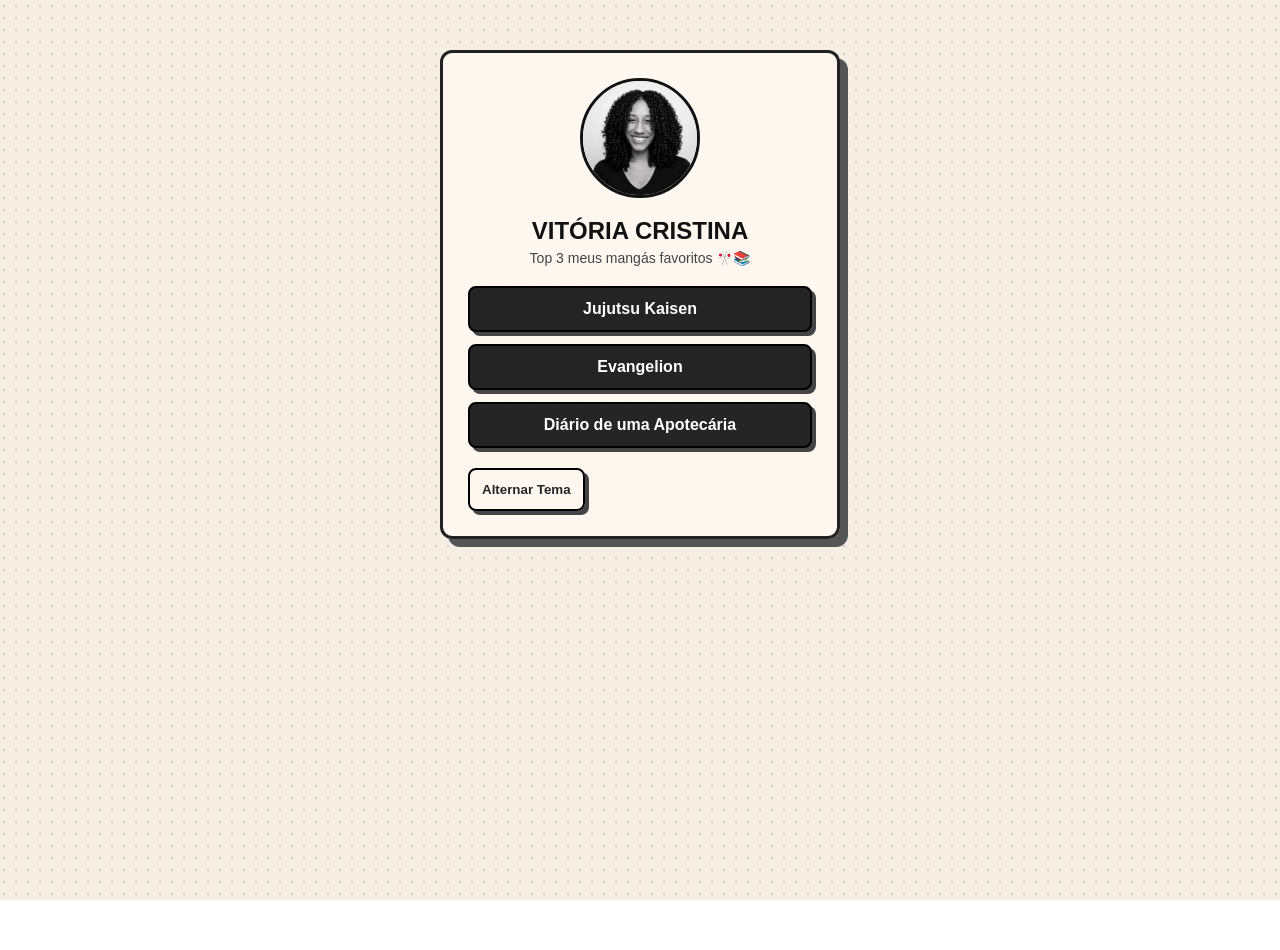
<file: meuprojeto/index.html>
<!DOCTYPE html>
<html lang="pt-BR">
<head>
  <meta charset="UTF-8">
  <title>Meu Linktree</title>
  <link rel="stylesheet" href="styles.css">
</head>
<body>

  <div class="container text-center">

    <img src="./profile.png" alt="Foto" class="avatar">

    <h1 class="title">Vitória Cristina</h1>
    <p class="subtitle">Top 3 meus mangás favoritos 🎌📚</p>

    <div class="links">

      <a 
        href="https://lista.mercadolivre.com.br/colecao-jujutsu-kaisen-manga" 
        class="btn btn-primary" 
        target="_blank"
      >
        Jujutsu Kaisen
      </a>

      <a 
        href="https://lista.mercadolivre.com.br/colecao-evangelion-manga" 
        class="btn btn-secondary" 
        target="_blank"
      >
        Evangelion
      </a>

      <a 
        href="https://lista.mercadolivre.com.br/diarios-de-uma-apotecaria-manga" 
        class="btn btn-dark" 
        target="_blank"
      >
        Diário de uma Apotecária
      </a>

    </div>

    <button class="btn btn-outline" onclick="toggleTheme()">
      Alternar Tema
    </button>

  </div>

  <script src="script.js"></script>
</body>
</html>
</file>
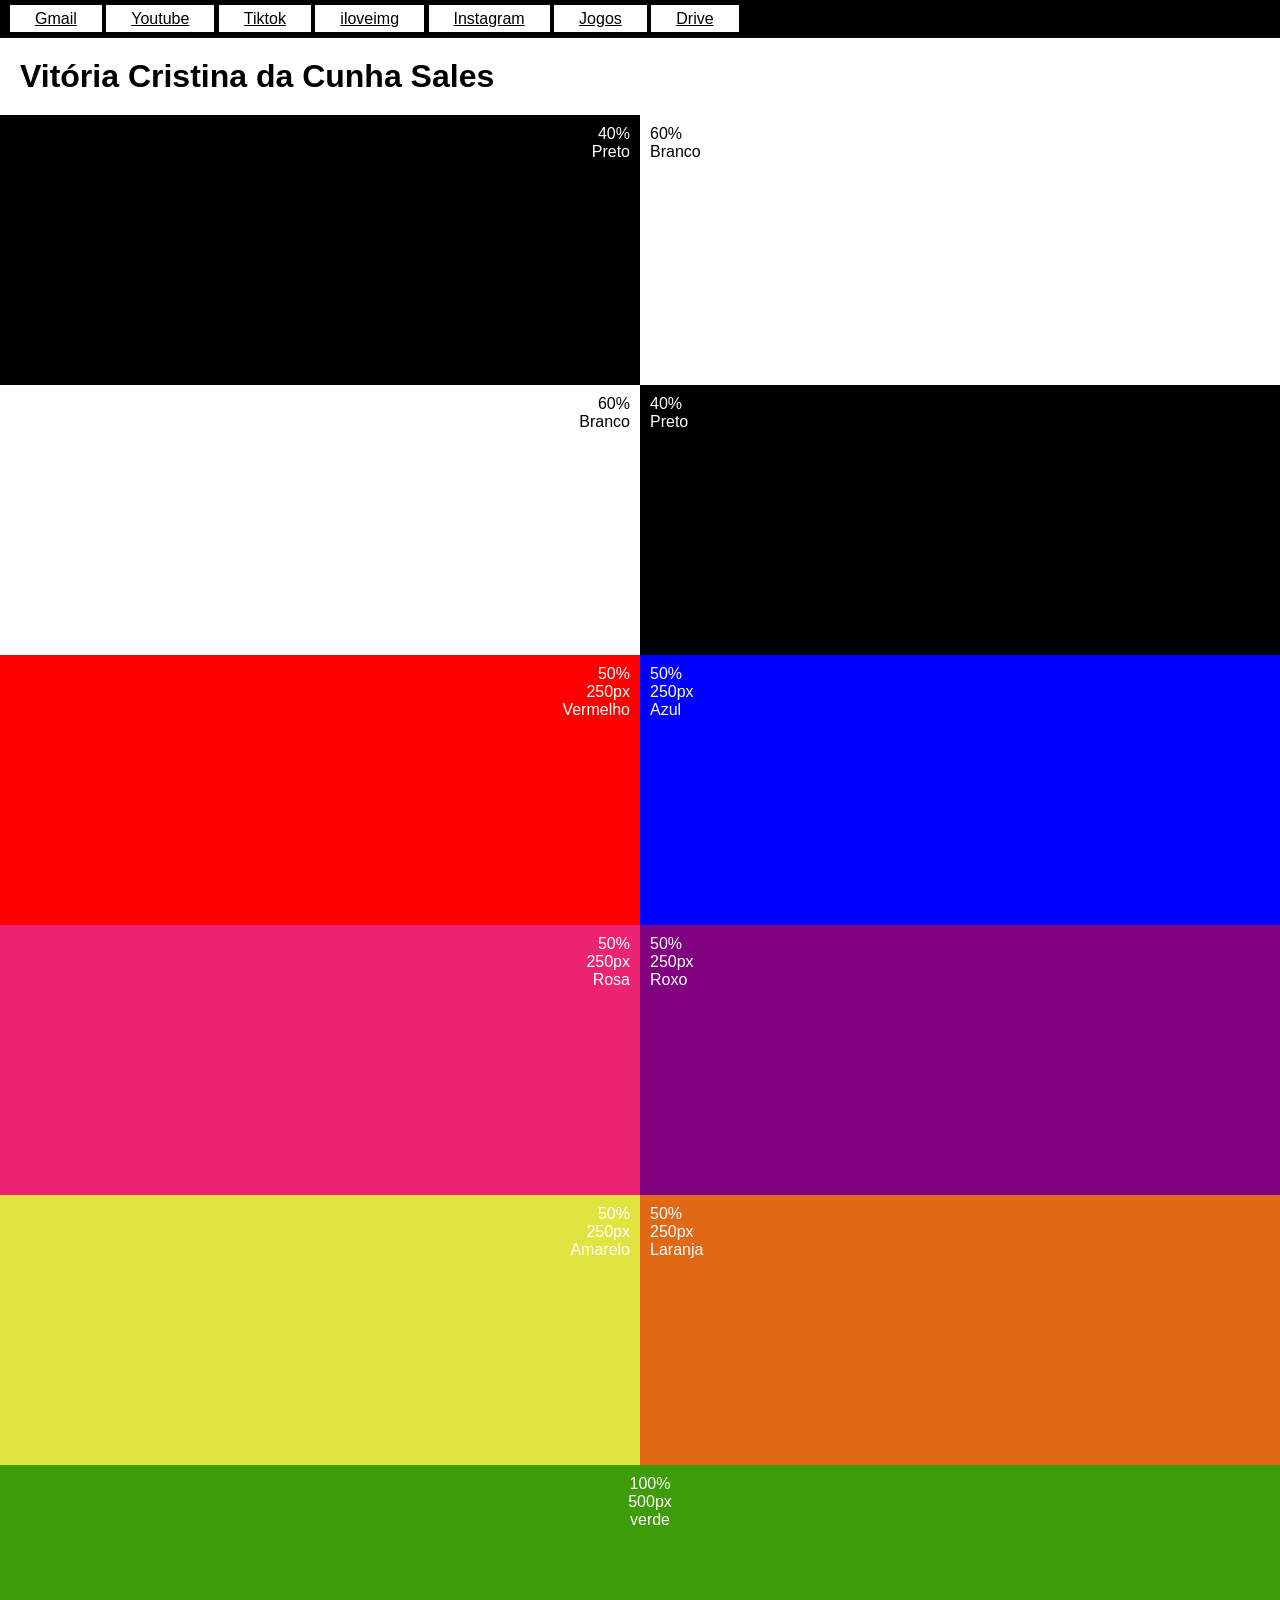
<file: modelo/index.html>
<!DOCTYPE html>
<html lang="en">
<head>
    <meta charset="UTF-8">
    <meta name="viewport" content="width=teste, initial-scale=1.0">
    <title>Document</title>

    <link rel="stylesheet"
    href="estilos.css">
</head>
<body>
     <div class="barra-navegacao">
      <a href="https://workspace.google.com/" class="link">Gmail</a>
      <a href="https://www.youtube.com/" class="link">Youtube</a>
      <a href="https://www.tiktok.com/pt-BR/" class="link">Tiktok</a>
      <a href="https://www.iloveimg.com/pt" class="link">iloveimg</a>
      <a href="https://www.instagram.com/" class="link">Instagram</a>
      <a href="https://poki.com/br/online" class="link">Jogos</a>
      <a href="https://drive.google.com/drive/my-drive?hl=pt-br" class="link">Drive</a>
    </div>
    <h1>Vitória Cristina da Cunha Sales</h1>

    <div class="wrapper">
    <div class="meia-caixa texto-direita" style="background-color:black;">
        40%<br>
        Preto
    </div>
    <div class="meia-caixa" style="background-color: white; color:black">
        60%<br>
        Branco
    </div>
 </div>

  <div class="wrapper">
    <div class="meia-caixa texto-direita" style="background-color:white; color:black">
        60%<br>
        Branco
    </div>
    <div class="meia-caixa" style="background-color:black;">
        40%<br>
        Preto
    </div>
 </div>

<div class="wrapper">
    <div class="meia-caixa texto-direita" style="background-color:red;">
        50%<br>
        250px<br>
        Vermelho
    </div>
    <div class="meia-caixa" style="background-color: blue;">
        50%<br>
        250px<br>
        Azul
    </div>
 </div>

<div class="wrapper">
    <div class="meia-caixa texto-direita" style="background-color: rgb(236, 35, 112);">
        50%<br>
        250px<br>
        Rosa
    </div>

 <div class="meia-caixa" style="background-color: purple;">
        50%<br>
        250px<br>
        Roxo
    </div>
</div>

<div class="wrapper">
    <div class="meia-caixa texto-direita" style="background-color: rgb(225, 228, 64);">
        50%<br>
        250px<br>
        Amarelo
    </div>
    <div class="meia-caixa" style="background-color: rgb(224, 104, 23);">
        50%<br>
        250px<br>

        Laranja
    </div>
    </div>
    <div class="caixa-completa
    texto-esquerdo">
        100%<br>
        500px<br>
        verde
    </div>
</body>
</html>
</file>
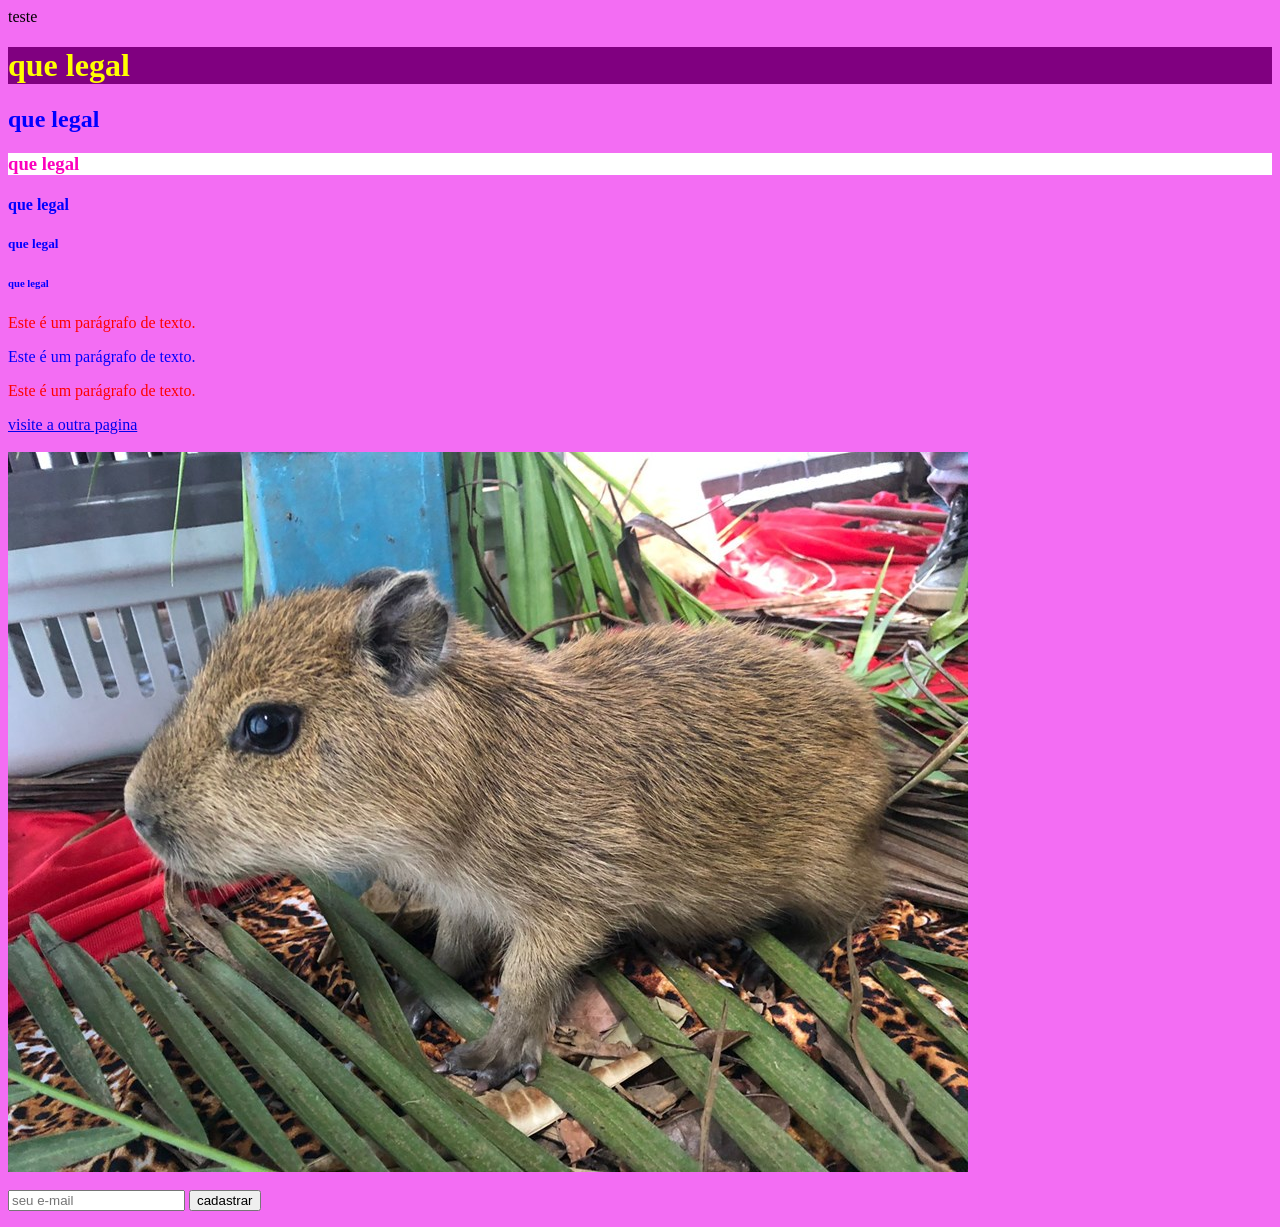
<file: youtube/index.html>
teste
<!DOCTYPE html>
<html lang="en">

<head>
    <meta charset="UTF-8">
    <meta name="viewport" content="width=device-width, initial-scale=1.0">
    <title>Document</title>
    <link rel="stylesheet" href="css/style.css">
    <style>
        body{
            background:#f36df3
        }

        h2 {
            color:blueviolet;
        }

        p{
            color:red
        }

        .azul{
            color:blue;
        }
    </style>
</head>

<body>
    <!--TITULOS DE H1 ATÉ H6-->
  <h1>que legal</h1>
  <h2 class="azul">que legal</h2>
  <h3>que legal</h3>
  <h4  class="azul">que legal</h4>
  <h5 class="azul">que legal</h5>
  <h6 class="azul">que legal</h6>
  
  <!-- PARAGRAFOS-->
   <P>Este é um parágrafo de texto. </P>
    <P  class="azul">Este é um parágrafo de texto. </P>
     <P>Este é um parágrafo de texto. </P>

     <!-- LINKS-->
      <a href="pagina2.html">visite a outra pagina</a>

      <br><br>

      <!-- imagens-->
    <img src="Capivarinha.jpeg" 
        alt="imagem de exeplo">

       <br><br>

       <!-- formularios -->
        <form>
            <input type="email" placeholder="seu e-mail">
            <button>cadastrar</button>
        </form>
        
</body>

</html>
</file>
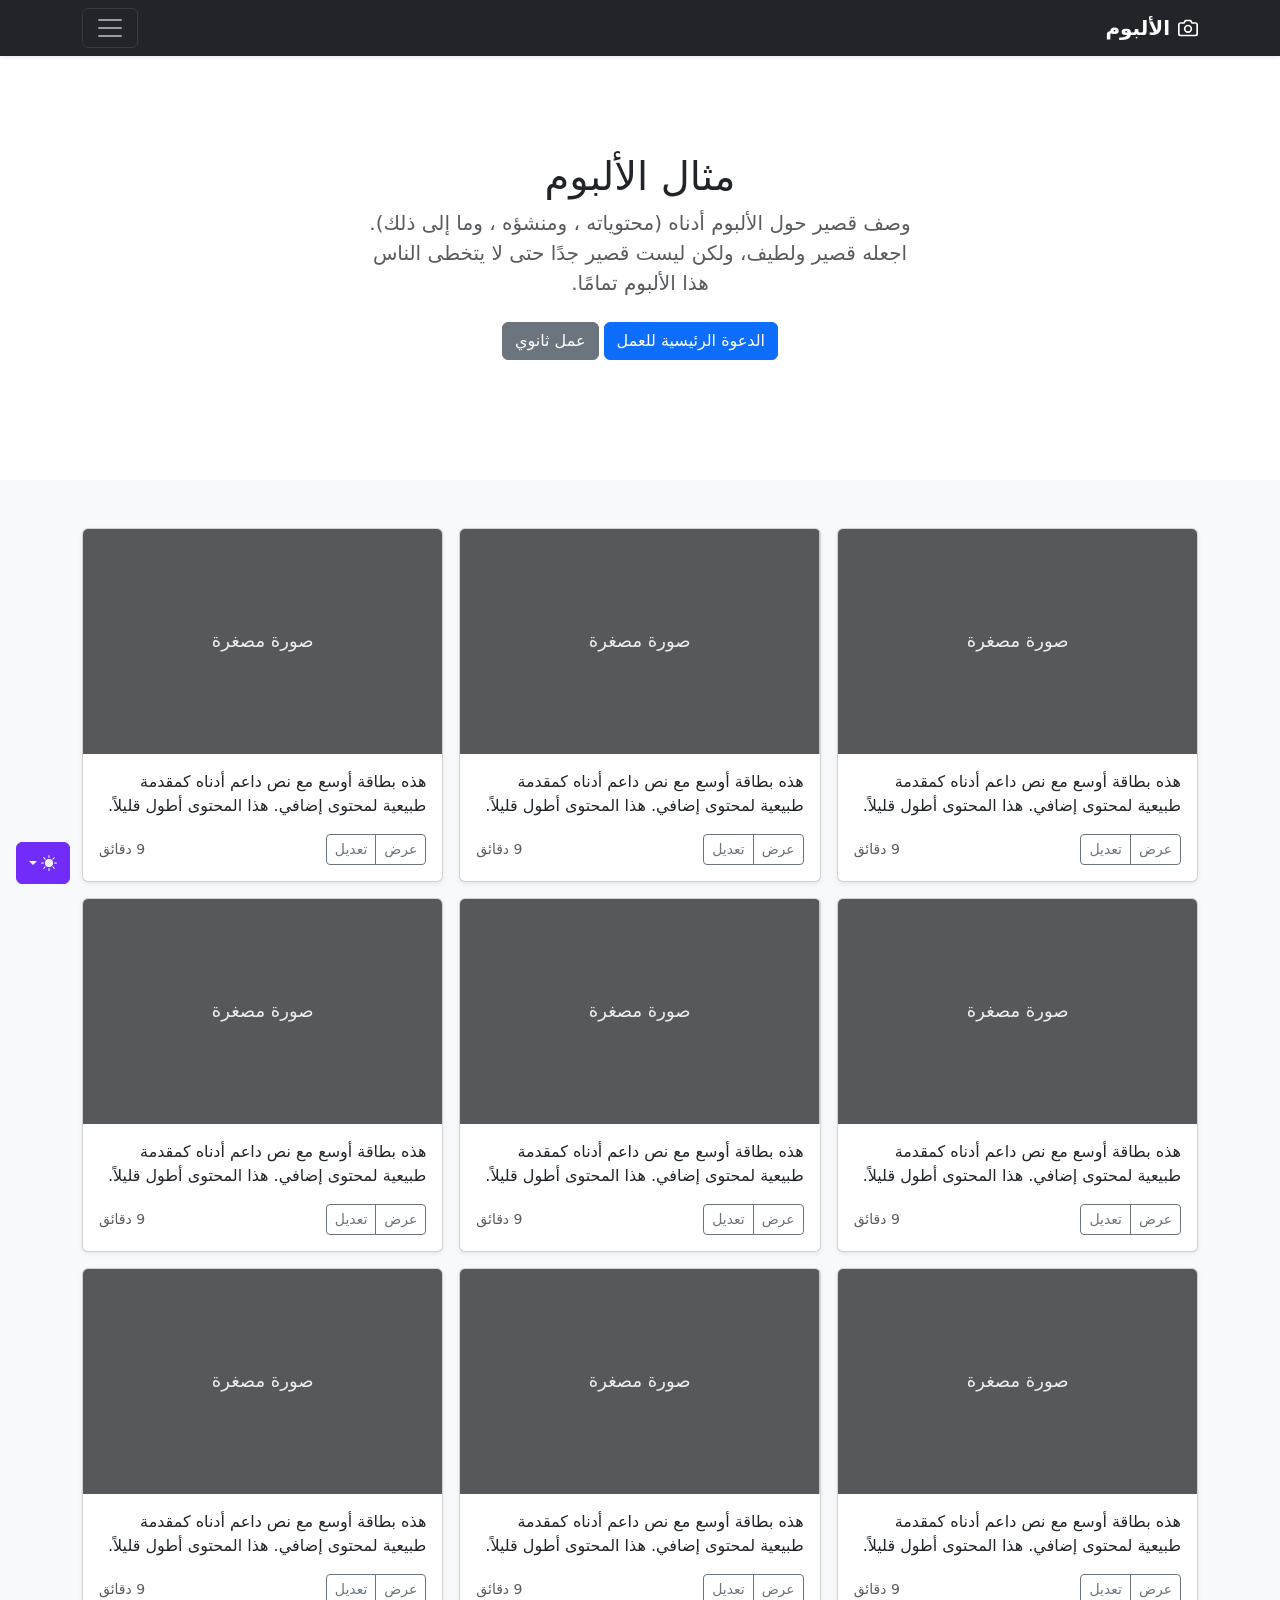
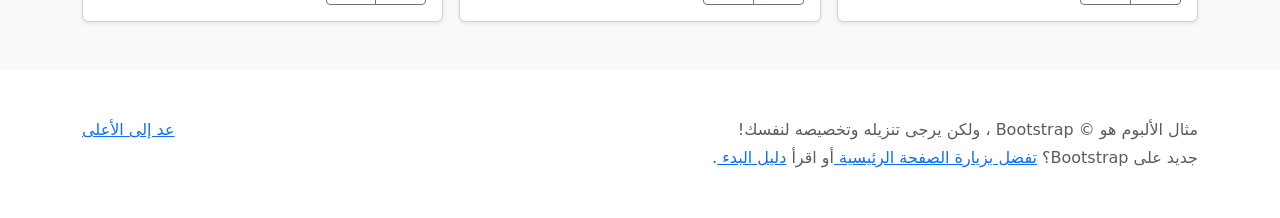
<file: bootstrap/album-rtl/index.html>
<!doctype html>
<html lang="ar" dir="rtl" data-bs-theme="auto">
  <head>
    <meta charset="utf-8" />
    <meta name="viewport" content="width=device-width, initial-scale=1" />
    <meta name="description" content="" />
    <meta
      name="author"
      content="Mark Otto, Jacob Thornton, and Bootstrap contributors"
    />
    <meta name="generator" content="Astro v5.13.2" />
    <title>مثال الألبوم · Bootstrap v5.3</title>
    <link
      rel="canonical"
      href="https://getbootstrap.com/docs/5.3/examples/album-rtl/"
    />
    <script src="../assets/js/color-modes.js"></script>
    <link href="../assets/dist/css/bootstrap.rtl.min.css" rel="stylesheet" />
    <meta name="theme-color" content="#712cf9" />
    <style>
      .bd-placeholder-img {
        font-size: 1.125rem;
        text-anchor: middle;
        -webkit-user-select: none;
        -moz-user-select: none;
        user-select: none;
      }
      @media (min-width: 768px) {
        .bd-placeholder-img-lg {
          font-size: 3.5rem;
        }
      }
      .b-example-divider {
        width: 100%;
        height: 3rem;
        background-color: #0000001a;
        border: solid rgba(0, 0, 0, 0.15);
        border-width: 1px 0;
        box-shadow:
          inset 0 0.5em 1.5em #0000001a,
          inset 0 0.125em 0.5em #00000026;
      }
      .b-example-vr {
        flex-shrink: 0;
        width: 1.5rem;
        height: 100vh;
      }
      .bi {
        vertical-align: -0.125em;
        fill: currentColor;
      }
      .nav-scroller {
        position: relative;
        z-index: 2;
        height: 2.75rem;
        overflow-y: hidden;
      }
      .nav-scroller .nav {
        display: flex;
        flex-wrap: nowrap;
        padding-bottom: 1rem;
        margin-top: -1px;
        overflow-x: auto;
        text-align: center;
        white-space: nowrap;
        -webkit-overflow-scrolling: touch;
      }
      .btn-bd-primary {
        --bd-violet-bg: #712cf9;
        --bd-violet-rgb: 112.520718, 44.062154, 249.437846;
        --bs-btn-font-weight: 600;
        --bs-btn-color: var(--bs-white);
        --bs-btn-bg: var(--bd-violet-bg);
        --bs-btn-border-color: var(--bd-violet-bg);
        --bs-btn-hover-color: var(--bs-white);
        --bs-btn-hover-bg: #6528e0;
        --bs-btn-hover-border-color: #6528e0;
        --bs-btn-focus-shadow-rgb: var(--bd-violet-rgb);
        --bs-btn-active-color: var(--bs-btn-hover-color);
        --bs-btn-active-bg: #5a23c8;
        --bs-btn-active-border-color: #5a23c8;
      }
      .bd-mode-toggle {
        z-index: 1500;
      }
      .bd-mode-toggle .bi {
        width: 1em;
        height: 1em;
      }
      .bd-mode-toggle .dropdown-menu .active .bi {
        display: block !important;
      }
    </style>
  </head>
  <body>
    <svg xmlns="http://www.w3.org/2000/svg" class="d-none">
      <symbol id="check2" viewBox="0 0 16 16">
        <path
          d="M13.854 3.646a.5.5 0 0 1 0 .708l-7 7a.5.5 0 0 1-.708 0l-3.5-3.5a.5.5 0 1 1 .708-.708L6.5 10.293l6.646-6.647a.5.5 0 0 1 .708 0z"
        ></path>
      </symbol>
      <symbol id="circle-half" viewBox="0 0 16 16">
        <path
          d="M8 15A7 7 0 1 0 8 1v14zm0 1A8 8 0 1 1 8 0a8 8 0 0 1 0 16z"
        ></path>
      </symbol>
      <symbol id="moon-stars-fill" viewBox="0 0 16 16">
        <path
          d="M6 .278a.768.768 0 0 1 .08.858 7.208 7.208 0 0 0-.878 3.46c0 4.021 3.278 7.277 7.318 7.277.527 0 1.04-.055 1.533-.16a.787.787 0 0 1 .81.316.733.733 0 0 1-.031.893A8.349 8.349 0 0 1 8.344 16C3.734 16 0 12.286 0 7.71 0 4.266 2.114 1.312 5.124.06A.752.752 0 0 1 6 .278z"
        ></path>
        <path
          d="M10.794 3.148a.217.217 0 0 1 .412 0l.387 1.162c.173.518.579.924 1.097 1.097l1.162.387a.217.217 0 0 1 0 .412l-1.162.387a1.734 1.734 0 0 0-1.097 1.097l-.387 1.162a.217.217 0 0 1-.412 0l-.387-1.162A1.734 1.734 0 0 0 9.31 6.593l-1.162-.387a.217.217 0 0 1 0-.412l1.162-.387a1.734 1.734 0 0 0 1.097-1.097l.387-1.162zM13.863.099a.145.145 0 0 1 .274 0l.258.774c.115.346.386.617.732.732l.774.258a.145.145 0 0 1 0 .274l-.774.258a1.156 1.156 0 0 0-.732.732l-.258.774a.145.145 0 0 1-.274 0l-.258-.774a1.156 1.156 0 0 0-.732-.732l-.774-.258a.145.145 0 0 1 0-.274l.774-.258c.346-.115.617-.386.732-.732L13.863.1z"
        ></path>
      </symbol>
      <symbol id="sun-fill" viewBox="0 0 16 16">
        <path
          d="M8 12a4 4 0 1 0 0-8 4 4 0 0 0 0 8zM8 0a.5.5 0 0 1 .5.5v2a.5.5 0 0 1-1 0v-2A.5.5 0 0 1 8 0zm0 13a.5.5 0 0 1 .5.5v2a.5.5 0 0 1-1 0v-2A.5.5 0 0 1 8 13zm8-5a.5.5 0 0 1-.5.5h-2a.5.5 0 0 1 0-1h2a.5.5 0 0 1 .5.5zM3 8a.5.5 0 0 1-.5.5h-2a.5.5 0 0 1 0-1h2A.5.5 0 0 1 3 8zm10.657-5.657a.5.5 0 0 1 0 .707l-1.414 1.415a.5.5 0 1 1-.707-.708l1.414-1.414a.5.5 0 0 1 .707 0zm-9.193 9.193a.5.5 0 0 1 0 .707L3.05 13.657a.5.5 0 0 1-.707-.707l1.414-1.414a.5.5 0 0 1 .707 0zm9.193 2.121a.5.5 0 0 1-.707 0l-1.414-1.414a.5.5 0 0 1 .707-.707l1.414 1.414a.5.5 0 0 1 0 .707zM4.464 4.465a.5.5 0 0 1-.707 0L2.343 3.05a.5.5 0 1 1 .707-.707l1.414 1.414a.5.5 0 0 1 0 .708z"
        ></path>
      </symbol>
    </svg>
    <div
      class="dropdown position-fixed bottom-0 end-0 mb-3 me-3 bd-mode-toggle"
    >
      <button
        class="btn btn-bd-primary py-2 dropdown-toggle d-flex align-items-center"
        id="bd-theme"
        type="button"
        aria-expanded="false"
        data-bs-toggle="dropdown"
        aria-label="Toggle theme (auto)"
      >
        <svg class="bi my-1 theme-icon-active" aria-hidden="true">
          <use href="#circle-half"></use>
        </svg>
        <span class="visually-hidden" id="bd-theme-text">Toggle theme</span>
      </button>
      <ul
        class="dropdown-menu dropdown-menu-end shadow"
        aria-labelledby="bd-theme-text"
      >
        <li>
          <button
            type="button"
            class="dropdown-item d-flex align-items-center"
            data-bs-theme-value="light"
            aria-pressed="false"
          >
            <svg class="bi me-2 opacity-50" aria-hidden="true">
              <use href="#sun-fill"></use>
            </svg>
            Light
            <svg class="bi ms-auto d-none" aria-hidden="true">
              <use href="#check2"></use>
            </svg>
          </button>
        </li>
        <li>
          <button
            type="button"
            class="dropdown-item d-flex align-items-center"
            data-bs-theme-value="dark"
            aria-pressed="false"
          >
            <svg class="bi me-2 opacity-50" aria-hidden="true">
              <use href="#moon-stars-fill"></use>
            </svg>
            Dark
            <svg class="bi ms-auto d-none" aria-hidden="true">
              <use href="#check2"></use>
            </svg>
          </button>
        </li>
        <li>
          <button
            type="button"
            class="dropdown-item d-flex align-items-center active"
            data-bs-theme-value="auto"
            aria-pressed="true"
          >
            <svg class="bi me-2 opacity-50" aria-hidden="true">
              <use href="#circle-half"></use>
            </svg>
            Auto
            <svg class="bi ms-auto d-none" aria-hidden="true">
              <use href="#check2"></use>
            </svg>
          </button>
        </li>
      </ul>
    </div>
    <header data-bs-theme="dark">
      <div class="collapse text-bg-dark" id="navbarHeader">
        <div class="container">
          <div class="row">
            <div class="col-sm-8 col-md-7 py-4">
              <h4>حول</h4>
              <p class="text-body-secondary">
                أضف بعض المعلومات حول الألبوم، المؤلف، أو أي سياق خلفية آخر.
                اجعلها بضع جمل حتى يتمكن الزوار من التقاط بعض التلميحات المفيدة.
                ثم اربطها ببعض مواقع التواصل الاجتماعي أو معلومات الاتصال.
              </p>
            </div>
            <div class="col-sm-4 offset-md-1 py-4">
              <h4>تواصل معي</h4>
              <ul class="list-unstyled">
                <li><a href="#" class="text-white">تابعني على تويتر</a></li>
                <li>
                  <a href="#" class="text-white">شاركني الإعجاب في فيسبوك</a>
                </li>
                <li>
                  <a href="#" class="text-white"
                    >راسلني على البريد الإلكتروني</a
                  >
                </li>
              </ul>
            </div>
          </div>
        </div>
      </div>
      <div class="navbar navbar-dark bg-dark shadow-sm">
        <div class="container">
          <a href="#" class="navbar-brand d-flex align-items-center">
            <svg
              xmlns="http://www.w3.org/2000/svg"
              width="20"
              height="20"
              fill="none"
              stroke="currentColor"
              stroke-linecap="round"
              stroke-linejoin="round"
              stroke-width="2"
              aria-hidden="true"
              class="me-2"
              viewBox="0 0 24 24"
            >
              <path
                d="M23 19a2 2 0 0 1-2 2H3a2 2 0 0 1-2-2V8a2 2 0 0 1 2-2h4l2-3h6l2 3h4a2 2 0 0 1 2 2z"
              ></path>
              <circle cx="12" cy="13" r="4"></circle>
            </svg>
            <strong>الألبوم</strong>
          </a>
          <button
            class="navbar-toggler"
            type="button"
            data-bs-toggle="collapse"
            data-bs-target="#navbarHeader"
            aria-controls="navbarHeader"
            aria-expanded="false"
            aria-label="تبديل التنقل"
          >
            <span class="navbar-toggler-icon"></span>
          </button>
        </div>
      </div>
    </header>
    <main>
      <section class="py-5 text-center container">
        <div class="row py-lg-5">
          <div class="col-lg-6 col-md-8 mx-auto">
            <h1 class="fw-light">مثال الألبوم</h1>
            <p class="lead text-body-secondary">
              وصف قصير حول الألبوم أدناه (محتوياته ، ومنشؤه ، وما إلى ذلك).
              اجعله قصير ولطيف، ولكن ليست قصير جدًا حتى لا يتخطى الناس هذا
              الألبوم تمامًا.
            </p>
            <p>
              <a href="#" class="btn btn-primary my-2">الدعوة الرئيسية للعمل</a>
              <a href="#" class="btn btn-secondary my-2">عمل ثانوي</a>
            </p>
          </div>
        </div>
      </section>
      <div class="album py-5 bg-body-tertiary">
        <div class="container">
          <div class="row row-cols-1 row-cols-sm-2 row-cols-md-3 g-3">
            <div class="col">
              <div class="card shadow-sm">
                <svg
                  aria-label="Placeholder: صورة مصغرة"
                  class="bd-placeholder-img card-img-top"
                  height="225"
                  preserveAspectRatio="xMidYMid slice"
                  role="img"
                  width="100%"
                  xmlns="http://www.w3.org/2000/svg"
                >
                  <title>Placeholder</title>
                  <rect width="100%" height="100%" fill="#55595c"></rect>
                  <text x="50%" y="50%" fill="#eceeef" dy=".3em">
                    صورة مصغرة
                  </text>
                </svg>
                <div class="card-body">
                  <p class="card-text">
                    هذه بطاقة أوسع مع نص داعم أدناه كمقدمة طبيعية لمحتوى إضافي.
                    هذا المحتوى أطول قليلاً.
                  </p>
                  <div
                    class="d-flex justify-content-between align-items-center"
                  >
                    <div class="btn-group">
                      <button
                        type="button"
                        class="btn btn-sm btn-outline-secondary"
                      >
                        عرض
                      </button>
                      <button
                        type="button"
                        class="btn btn-sm btn-outline-secondary"
                      >
                        تعديل
                      </button>
                    </div>
                    <small class="text-body-secondary">9 دقائق</small>
                  </div>
                </div>
              </div>
            </div>
            <div class="col">
              <div class="card shadow-sm">
                <svg
                  aria-label="Placeholder: صورة مصغرة"
                  class="bd-placeholder-img card-img-top"
                  height="225"
                  preserveAspectRatio="xMidYMid slice"
                  role="img"
                  width="100%"
                  xmlns="http://www.w3.org/2000/svg"
                >
                  <title>Placeholder</title>
                  <rect width="100%" height="100%" fill="#55595c"></rect>
                  <text x="50%" y="50%" fill="#eceeef" dy=".3em">
                    صورة مصغرة
                  </text>
                </svg>
                <div class="card-body">
                  <p class="card-text">
                    هذه بطاقة أوسع مع نص داعم أدناه كمقدمة طبيعية لمحتوى إضافي.
                    هذا المحتوى أطول قليلاً.
                  </p>
                  <div
                    class="d-flex justify-content-between align-items-center"
                  >
                    <div class="btn-group">
                      <button
                        type="button"
                        class="btn btn-sm btn-outline-secondary"
                      >
                        عرض
                      </button>
                      <button
                        type="button"
                        class="btn btn-sm btn-outline-secondary"
                      >
                        تعديل
                      </button>
                    </div>
                    <small class="text-body-secondary">9 دقائق</small>
                  </div>
                </div>
              </div>
            </div>
            <div class="col">
              <div class="card shadow-sm">
                <svg
                  aria-label="Placeholder: صورة مصغرة"
                  class="bd-placeholder-img card-img-top"
                  height="225"
                  preserveAspectRatio="xMidYMid slice"
                  role="img"
                  width="100%"
                  xmlns="http://www.w3.org/2000/svg"
                >
                  <title>Placeholder</title>
                  <rect width="100%" height="100%" fill="#55595c"></rect>
                  <text x="50%" y="50%" fill="#eceeef" dy=".3em">
                    صورة مصغرة
                  </text>
                </svg>
                <div class="card-body">
                  <p class="card-text">
                    هذه بطاقة أوسع مع نص داعم أدناه كمقدمة طبيعية لمحتوى إضافي.
                    هذا المحتوى أطول قليلاً.
                  </p>
                  <div
                    class="d-flex justify-content-between align-items-center"
                  >
                    <div class="btn-group">
                      <button
                        type="button"
                        class="btn btn-sm btn-outline-secondary"
                      >
                        عرض
                      </button>
                      <button
                        type="button"
                        class="btn btn-sm btn-outline-secondary"
                      >
                        تعديل
                      </button>
                    </div>
                    <small class="text-body-secondary">9 دقائق</small>
                  </div>
                </div>
              </div>
            </div>
            <div class="col">
              <div class="card shadow-sm">
                <svg
                  aria-label="Placeholder: صورة مصغرة"
                  class="bd-placeholder-img card-img-top"
                  height="225"
                  preserveAspectRatio="xMidYMid slice"
                  role="img"
                  width="100%"
                  xmlns="http://www.w3.org/2000/svg"
                >
                  <title>Placeholder</title>
                  <rect width="100%" height="100%" fill="#55595c"></rect>
                  <text x="50%" y="50%" fill="#eceeef" dy=".3em">
                    صورة مصغرة
                  </text>
                </svg>
                <div class="card-body">
                  <p class="card-text">
                    هذه بطاقة أوسع مع نص داعم أدناه كمقدمة طبيعية لمحتوى إضافي.
                    هذا المحتوى أطول قليلاً.
                  </p>
                  <div
                    class="d-flex justify-content-between align-items-center"
                  >
                    <div class="btn-group">
                      <button
                        type="button"
                        class="btn btn-sm btn-outline-secondary"
                      >
                        عرض
                      </button>
                      <button
                        type="button"
                        class="btn btn-sm btn-outline-secondary"
                      >
                        تعديل
                      </button>
                    </div>
                    <small class="text-body-secondary">9 دقائق</small>
                  </div>
                </div>
              </div>
            </div>
            <div class="col">
              <div class="card shadow-sm">
                <svg
                  aria-label="Placeholder: صورة مصغرة"
                  class="bd-placeholder-img card-img-top"
                  height="225"
                  preserveAspectRatio="xMidYMid slice"
                  role="img"
                  width="100%"
                  xmlns="http://www.w3.org/2000/svg"
                >
                  <title>Placeholder</title>
                  <rect width="100%" height="100%" fill="#55595c"></rect>
                  <text x="50%" y="50%" fill="#eceeef" dy=".3em">
                    صورة مصغرة
                  </text>
                </svg>
                <div class="card-body">
                  <p class="card-text">
                    هذه بطاقة أوسع مع نص داعم أدناه كمقدمة طبيعية لمحتوى إضافي.
                    هذا المحتوى أطول قليلاً.
                  </p>
                  <div
                    class="d-flex justify-content-between align-items-center"
                  >
                    <div class="btn-group">
                      <button
                        type="button"
                        class="btn btn-sm btn-outline-secondary"
                      >
                        عرض
                      </button>
                      <button
                        type="button"
                        class="btn btn-sm btn-outline-secondary"
                      >
                        تعديل
                      </button>
                    </div>
                    <small class="text-body-secondary">9 دقائق</small>
                  </div>
                </div>
              </div>
            </div>
            <div class="col">
              <div class="card shadow-sm">
                <svg
                  aria-label="Placeholder: صورة مصغرة"
                  class="bd-placeholder-img card-img-top"
                  height="225"
                  preserveAspectRatio="xMidYMid slice"
                  role="img"
                  width="100%"
                  xmlns="http://www.w3.org/2000/svg"
                >
                  <title>Placeholder</title>
                  <rect width="100%" height="100%" fill="#55595c"></rect>
                  <text x="50%" y="50%" fill="#eceeef" dy=".3em">
                    صورة مصغرة
                  </text>
                </svg>
                <div class="card-body">
                  <p class="card-text">
                    هذه بطاقة أوسع مع نص داعم أدناه كمقدمة طبيعية لمحتوى إضافي.
                    هذا المحتوى أطول قليلاً.
                  </p>
                  <div
                    class="d-flex justify-content-between align-items-center"
                  >
                    <div class="btn-group">
                      <button
                        type="button"
                        class="btn btn-sm btn-outline-secondary"
                      >
                        عرض
                      </button>
                      <button
                        type="button"
                        class="btn btn-sm btn-outline-secondary"
                      >
                        تعديل
                      </button>
                    </div>
                    <small class="text-body-secondary">9 دقائق</small>
                  </div>
                </div>
              </div>
            </div>
            <div class="col">
              <div class="card shadow-sm">
                <svg
                  aria-label="Placeholder: صورة مصغرة"
                  class="bd-placeholder-img card-img-top"
                  height="225"
                  preserveAspectRatio="xMidYMid slice"
                  role="img"
                  width="100%"
                  xmlns="http://www.w3.org/2000/svg"
                >
                  <title>Placeholder</title>
                  <rect width="100%" height="100%" fill="#55595c"></rect>
                  <text x="50%" y="50%" fill="#eceeef" dy=".3em">
                    صورة مصغرة
                  </text>
                </svg>
                <div class="card-body">
                  <p class="card-text">
                    هذه بطاقة أوسع مع نص داعم أدناه كمقدمة طبيعية لمحتوى إضافي.
                    هذا المحتوى أطول قليلاً.
                  </p>
                  <div
                    class="d-flex justify-content-between align-items-center"
                  >
                    <div class="btn-group">
                      <button
                        type="button"
                        class="btn btn-sm btn-outline-secondary"
                      >
                        عرض
                      </button>
                      <button
                        type="button"
                        class="btn btn-sm btn-outline-secondary"
                      >
                        تعديل
                      </button>
                    </div>
                    <small class="text-body-secondary">9 دقائق</small>
                  </div>
                </div>
              </div>
            </div>
            <div class="col">
              <div class="card shadow-sm">
                <svg
                  aria-label="Placeholder: صورة مصغرة"
                  class="bd-placeholder-img card-img-top"
                  height="225"
                  preserveAspectRatio="xMidYMid slice"
                  role="img"
                  width="100%"
                  xmlns="http://www.w3.org/2000/svg"
                >
                  <title>Placeholder</title>
                  <rect width="100%" height="100%" fill="#55595c"></rect>
                  <text x="50%" y="50%" fill="#eceeef" dy=".3em">
                    صورة مصغرة
                  </text>
                </svg>
                <div class="card-body">
                  <p class="card-text">
                    هذه بطاقة أوسع مع نص داعم أدناه كمقدمة طبيعية لمحتوى إضافي.
                    هذا المحتوى أطول قليلاً.
                  </p>
                  <div
                    class="d-flex justify-content-between align-items-center"
                  >
                    <div class="btn-group">
                      <button
                        type="button"
                        class="btn btn-sm btn-outline-secondary"
                      >
                        عرض
                      </button>
                      <button
                        type="button"
                        class="btn btn-sm btn-outline-secondary"
                      >
                        تعديل
                      </button>
                    </div>
                    <small class="text-body-secondary">9 دقائق</small>
                  </div>
                </div>
              </div>
            </div>
            <div class="col">
              <div class="card shadow-sm">
                <svg
                  aria-label="Placeholder: صورة مصغرة"
                  class="bd-placeholder-img card-img-top"
                  height="225"
                  preserveAspectRatio="xMidYMid slice"
                  role="img"
                  width="100%"
                  xmlns="http://www.w3.org/2000/svg"
                >
                  <title>Placeholder</title>
                  <rect width="100%" height="100%" fill="#55595c"></rect>
                  <text x="50%" y="50%" fill="#eceeef" dy=".3em">
                    صورة مصغرة
                  </text>
                </svg>
                <div class="card-body">
                  <p class="card-text">
                    هذه بطاقة أوسع مع نص داعم أدناه كمقدمة طبيعية لمحتوى إضافي.
                    هذا المحتوى أطول قليلاً.
                  </p>
                  <div
                    class="d-flex justify-content-between align-items-center"
                  >
                    <div class="btn-group">
                      <button
                        type="button"
                        class="btn btn-sm btn-outline-secondary"
                      >
                        عرض
                      </button>
                      <button
                        type="button"
                        class="btn btn-sm btn-outline-secondary"
                      >
                        تعديل
                      </button>
                    </div>
                    <small class="text-body-secondary">9 دقائق</small>
                  </div>
                </div>
              </div>
            </div>
          </div>
        </div>
      </div>
    </main>
    <footer class="text-body-secondary py-5">
      <div class="container">
        <p class="float-end mb-1"><a href="#">عد إلى الأعلى</a></p>
        <p class="mb-1">
          مثال الألبوم هو © Bootstrap ، ولكن يرجى تنزيله وتخصيصه لنفسك!
        </p>
        <p class="mb-0">
          جديد على Bootstrap؟ <a href="/"> تفضل بزيارة الصفحة الرئيسية </a> أو
          اقرأ <a href="../getting-started/introduction"> دليل البدء </a>.
        </p>
      </div>
    </footer>
    <script
      src="../assets/dist/js/bootstrap.bundle.min.js"
      class="astro-vvvwv3sm"
    ></script>
  </body>
</html>
</file>
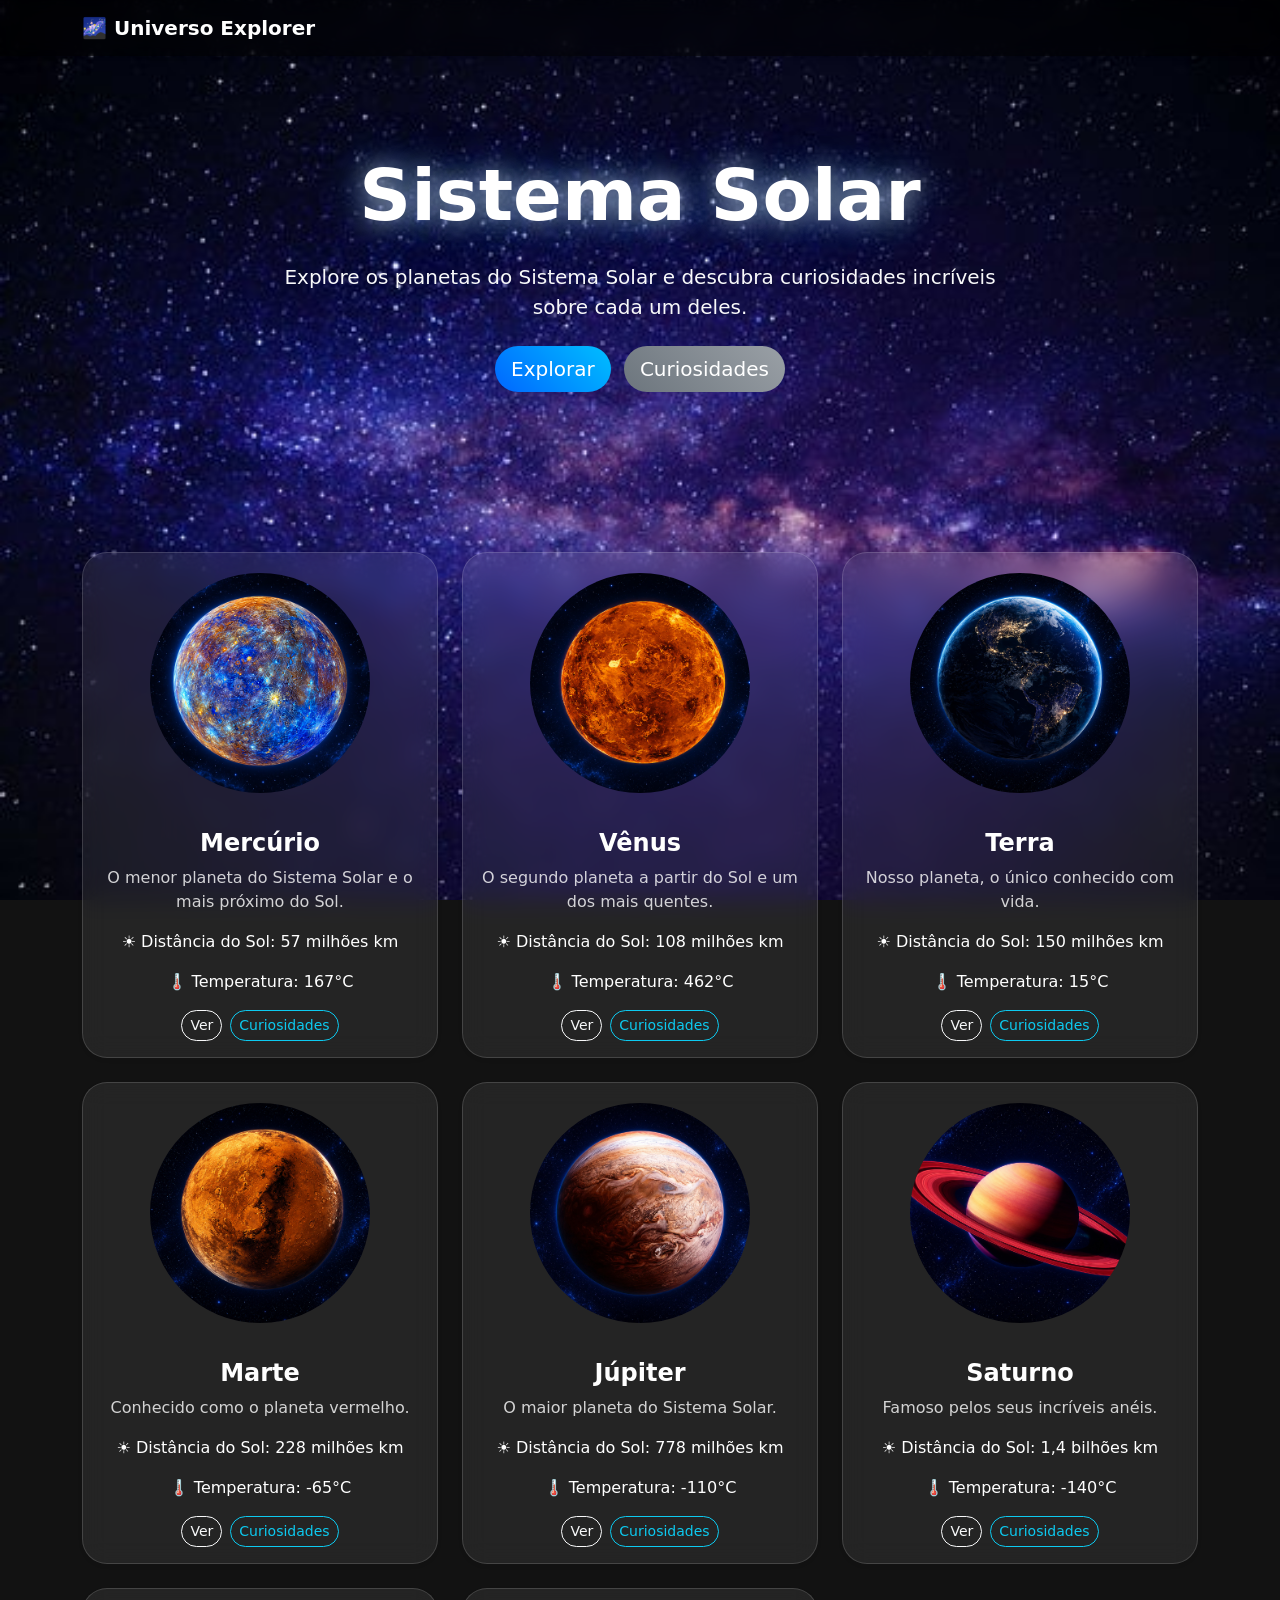
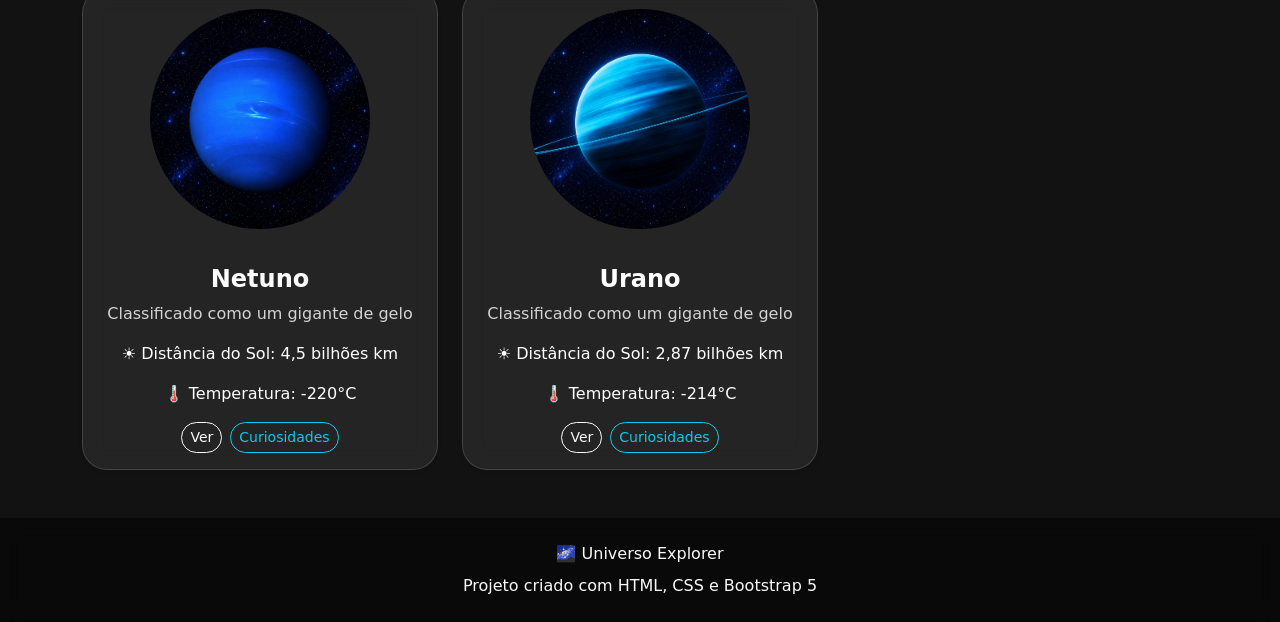
<file: bootstrap/album/index.html>
<!doctype html>
<html lang="pt-BR" data-bs-theme="dark">
<head>
  <meta charset="utf-8" />
  <meta name="viewport" content="width=device-width, initial-scale=1" />

  <title>🌌 Universo Explorer</title>

  <link
    href="https://cdn.jsdelivr.net/npm/bootstrap@5.3.3/dist/css/bootstrap.min.css"
    rel="stylesheet"
  />

  <link rel="preconnect" href="https://fonts.googleapis.com">
  <link rel="preconnect" href="https://fonts.gstatic.com" crossorigin>

  <link
    href="https://fonts.googleapis.com/css2?family=Poppins:wght@300;400;600;700&display=swap"
    rel="stylesheet"
  />
  <link rel="stylesheet" href="css/style.css">

</head>
<body>
<!-- MODAL MERCÚRIO -->
<div class="modal fade" id="modalMercurioInfo" tabindex="-1">
  <div class="modal-dialog">
    <div class="modal-content bg-dark text-white">
      <div class="modal-header">
        <h5 class="modal-title">Mercúrio</h5>
        <button type="button" class="btn-close btn-close-white" data-bs-dismiss="modal"></button>
      </div>
      <div class="modal-body">
        <p>Mercúrio é o planeta mais próximo do Sol.</p>
        <p>Um ano dura apenas 88 dias.</p>
        <p>Não possui luas.</p>
      </div>
    </div>
  </div>
</div>

<!-- MODAL CURIOSIDADES MERCÚRIO -->
<div class="modal fade" id="modalMercurioCuriosidades" tabindex="-1">
  <div class="modal-dialog">
    <div class="modal-content bg-dark text-white">

      <div class="modal-header">
        <h5 class="modal-title">Curiosidades sobre Mercúrio</h5>

        <button
          type="button"
          class="btn-close btn-close-white"
          data-bs-dismiss="modal">
        </button>
      </div>

      <div class="modal-body">
        <p>🌡️ 1. O planeta com temperaturas extremas
         Apesar de ser o mais próximo do Sol, Mercúrio não é o mais quente!
         Durante o dia: até 430 °C
         À noite: pode cair para -180 °C
         Isso acontece porque ele praticamente não tem atmosfera para reter calor..</p>
        <p>⏱️ 2. Um dia dura mais que um ano
          Um ano em Mercúrio (volta ao redor do Sol) dura 88 dias terrestres.
          Mas um dia completo (de nascer a nascer do Sol) leva 176 dias terrestres!</p>
        <p>🌘 3. Parece a Lua
         A superfície de Mercúrio é cheia de crateras, bem parecida com a da Lua, devido ao impacto de meteoros ao longo de bilhões de anos.</p>
        <p>🚀 4. Já foi visitado por sondas
         Poucas missões chegaram até lá por causa do calor extremo e da gravidade do Sol.
         Destaques:
         Mariner 10 (anos 1970)
         MESSENGER (2004–2015), que mapeou grande parte do planeta</p>
         <p>🧲 5. Tem campo magnético (e isso é raro!)
           Mesmo sendo pequeno, Mercúrio possui um campo magnético — algo incomum para planetas do seu tamanho.</p>
          <p>☄️ 6. Não tem luas nem anéis
            Diferente de muitos planetas, Mercúrio não possui nenhum satélite natural nem sistema de anéis.</p> 
      </div>

    </div>
  </div>
</div>

<!-- MODAL VÊNUS -->
<div class="modal fade" id="modalVenusInfo" tabindex="-1">
  <div class="modal-dialog">
    <div class="modal-content bg-dark text-white">
      <div class="modal-header">
        <h5 class="modal-title">Vênus</h5>
        <button type="button" class="btn-close btn-close-white" data-bs-dismiss="modal"></button>
      </div>
      <div class="modal-body">
        <p>Vênus é o planeta mais próximo da Terra.</p>
        <p>Um ano dura apenas 225 dias.</p>
        <p>Não possui luas.</p>
      </div>
    </div>
  </div>
</div>
<!-- MODAL CURIOSIDADES VÊNUS -->
<div class="modal fade" id="modalVenusCuriosidades" tabindex="-1">
  <div class="modal-dialog">
    <div class="modal-content bg-dark text-white">

      <div class="modal-header">
        <h5 class="modal-title">Curiosidades sobre Vênus</h5>

        <button
          type="button"
          class="btn-close btn-close-white"
          data-bs-dismiss="modal">
        </button>
      </div>

      <div class="modal-body">
        <p>🌡️ 1. O planeta mais quente do Sistema Solar
          Apesar de não ser o planeta mais próximo do Sol, Vênus é o mais quente de todos.
          Temperatura média: cerca de 465 °C
          É mais quente que Mercúrio, mesmo estando mais distante do Sol.
          Isso acontece por causa do intenso efeito estufa em sua atmosfera.</p>
        <p>☁️ 2. Possui uma atmosfera extremamente densa
         A atmosfera de Vênus é muito diferente da da Terra.
         É composta principalmente por dióxido de carbono (CO₂).
         Possui nuvens de ácido sulfúrico.
         A pressão na superfície é cerca de 90 vezes maior que a da Terra.</p>
        <p>🔄 3. Gira ao contrário da maioria dos planetas 
         Vênus possui uma rotação retrógrada.
         O Sol nasce no oeste e se põe no leste.
         É um dos poucos planetas do Sistema Solar com esse comportamento.</p>
        <p> ⏳ 4. Um dia dura mais que um ano
         O movimento de rotação de Vênus é extremamente lento.
         Um ano venusiano dura 225 dias terrestres.
         Um dia venusiano dura 243 dias terrestres.</p>
        <p>🌍 5. É chamado de "planeta irmão" da Terra
         Vênus tem características físicas semelhantes às da Terra.
         Possui tamanho e massa parecidos com os do nosso planeta.
         No entanto, suas condições são extremamente hostis à vida.</p>
        <p>✨ 6. É um dos objetos mais brilhantes do céu
          Depois do Sol e da Lua, Vênus costuma ser o astro mais brilhante visto da Terra.
          Pode ser observado a olho nu.
          É conhecido popularmente como "Estrela-d'Alva" ou "Estrela Vespertina".</p>
        <p>🚀 7. Já foi visitado por diversas sondas
          Vênus recebeu várias missões espaciais ao longo da história.
          Venera foi o primeiro programa a pousar sondas em outro planeta.
          Algumas sondas conseguiram transmitir imagens da superfície venusiana.</p>
        <p>🌋 8. Pode ter vulcões ativos
          Pesquisas recentes indicam que Vênus pode ainda apresentar atividade vulcânica.
          O planeta possui milhares de vulcões.
          Alguns deles podem estar ativos atualmente.</p>
        <p>🌕 9. Não possui luas nem anéis
          Assim como Mercúrio, Vênus não possui satélites naturais nem anéis.
          Nenhuma lua orbita o planeta.
          Também não existe um sistema de anéis ao seu redor.</p>
        <p>🏔️ 10. Possui montanhas gigantes
          A superfície de Vênus apresenta grandes cadeias montanhosas.
          O ponto mais alto é Maxwell Montes.
          Essa montanha possui cerca de 11 quilômetros de altura, semelhante ao tamanho do Monte Everest.</p>
      </div>

    </div>
  </div>
</div>

<!-- MODAL TERRA -->
<div class="modal fade" id="modalTerraInfo" tabindex="-1">
  <div class="modal-dialog">
    <div class="modal-content bg-dark text-white">
      <div class="modal-header">
        <h5 class="modal-title">Terra</h5>
        <button type="button" class="btn-close btn-close-white" data-bs-dismiss="modal"></button>
      </div>
      <div class="modal-body">
        <p>Terra é um mundo rochoso e o único lugar conhecido no universo que abriga vida.</p>
        <p>Um ano dura apenas 365 dias.</p>
        <p>Possui 1 lua.</p>
      </div>
    </div>
  </div>
</div>
<!-- MODAL CURIOSIDADES TERRA -->
<div class="modal fade" id="modalTerraCuriosidades" tabindex="-1">
  <div class="modal-dialog">
    <div class="modal-content bg-dark text-white">

      <div class="modal-header">
        <h5 class="modal-title">Curiosidades sobre Terra</h5>

        <button
          type="button"
          class="btn-close btn-close-white"
          data-bs-dismiss="modal">
        </button>
      </div>

      <div class="modal-body">
        <p>🌎 Um planeta cheio de vida
          A Terra é o único planeta conhecido que abriga vida. Isso acontece graças à combinação perfeita de fatores como água líquida, temperatura adequada e uma atmosfera rica em oxigênio.</p>
        <p>🌊 Mais água do que terra
          Cerca de 71% da superfície da Terra é coberta por água, principalmente oceanos. Por isso, às vezes ela é chamada de “planeta azul”.</p>
        <p>🌍 Não é uma esfera perfeita
         Apesar de parecer uma bola, a Terra é ligeiramente achatada nos polos. Esse formato é chamado de
         esferoide oblato — resultado da rotação do planeta.</p>
        <p>🌪️ A atmosfera nos protege
         A atmosfera funciona como um escudo:
         Filtra radiação solar perigosa
         Queima a maioria dos meteoros antes que atinjam o solo
         Mantém a temperatura estável</p>
        <p>🌋 A Terra está “viva” por dentro
         O interior da Terra é extremamente quente e dinâmico. O movimento das placas tectônicas causa terremotos, vulcões e até a formação de montanhas.</p>
        <p>🧭 O campo magnético é essencial
         A Terra possui um campo magnético que protege o planeta contra partículas solares. Sem ele, a vida como conhecemos seria praticamente impossível.</p>
        <p>⏳ O dia não tem exatamente 24 horas
         Na verdade, um dia completo dura cerca de 23 horas, 56 minutos e 4 segundos — o tempo que a Terra leva para dar uma volta completa em relação às estrelas.</p>
        <p>🌕 A Lua influencia a Terra
         Nosso satélite natural regula as marés e ajuda a estabilizar a inclinação do planeta, o que é importante para o clima.</p>
        <p>🌩️ Caiem cerca de 100 raios por segundo no planeta
         A todo momento, milhares de tempestades acontecem ao redor do mundo. Em média, cerca de 8 milhões de raios atingem a Terra todos os dias.</p>
        <p>🏜️ Existe um deserto na Antártica
         Antártica é considerada um deserto porque recebe muito pouca precipitação ao longo do ano. Algumas áreas passam décadas sem registrar chuva ou neve significativa.</p>
        <p>🌊 O oceano é mais desconhecido que a Lua
         Os seres humanos já mapearam completamente a superfície da Lua, mas uma grande parte do fundo dos oceanos terrestres ainda não foi explorada em detalhes</p>
        <p>🗻 A montanha mais alta nem sempre é o Everest
         Quando medida a partir da base até o topo, a montanha mais alta da Terra é o vulcão submarino Mauna Kea. Grande parte dele está abaixo do nível do mar.</p>
        <p>🌍 Os continentes estão em movimento
         As placas tectônicas se movem alguns centímetros por ano. Daqui a milhões de anos, os continentes terão posições completamente diferentes das atuais.</p>
        <p>🧊 Já existiram períodos em que quase toda a Terra ficou congelada
         Os cientistas acreditam que, há centenas de milhões de anos, ocorreu o fenômeno conhecido como Terra Bola de Neve, quando gelo cobriu grande parte do planeta.</p>
        <p>🌡️ O lugar mais quente e o mais frio da Terra são extremos
         A temperatura mais alta registrada foi de 56,7 °C em Vale da Morte. Já a mais baixa foi de -89,2 °C na Estação Vostok.</p>
        <p>💎 Chove diamantes em outros planetas
         Embora isso não aconteça na Terra, cientistas acreditam que em planetas como Netuno e Urano a pressão é tão grande que pode transformar carbono em diamantes que caem como chuva.</p>
        <p>🌳 Uma única árvore pode sustentar centenas de espécies
         Algumas árvores tropicais servem de abrigo para insetos, aves, fungos, mamíferos e plantas, formando pequenos ecossistemas completos.</p>
        <p>☄️ A Terra recebe cerca de 100 toneladas de poeira espacial por dia
         Pequenos fragmentos vindos do espaço entram constantemente na atmosfera e acabam depositados na superfície do planeta.</p>
        <p>Uma curiosidade especialmente surpreendente é que todos os átomos de ferro presentes no seu sangue foram produzidos no interior de estrelas que explodiram há bilhões de anos. Em certo sentido, todos nós somos feitos de matéria estelar. ✨🌍</p>
      </div>

    </div>
  </div>
</div>
<!-- MODAL MARTE -->
<div class="modal fade" id="modalMarteInfo" tabindex="-1">
  <div class="modal-dialog">
    <div class="modal-content bg-dark text-white">
      <div class="modal-header">
        <h5 class="modal-title">Marte</h5>
        <button type="button" class="btn-close btn-close-white" data-bs-dismiss="modal"></button>
      </div>
      <div class="modal-body">
        <p>Marte conhecido como planeta vermelho.</p>
        <p>Um ano dura apenas 687 dias.</p>
        <p>Possui 2 luas.</p>
      </div>
    </div>
  </div>
</div>

<!-- MODAL JÚPITER -->
<div class="modal fade" id="modalJupiterInfo" tabindex="-1">
  <div class="modal-dialog">
    <div class="modal-content bg-dark text-white">
      <div class="modal-header">
        <h5 class="modal-title">Júpiter</h5>
        <button type="button" class="btn-close btn-close-white" data-bs-dismiss="modal"></button>
      </div>
      <div class="modal-body">
        <p>Júpiter é o maior e mais massivo planeta do Sistema Solar.</p>
        <p>Um ano dura apenas 4.333 dias.</p>
        <p>Possui 92 luas.</p>
      </div>
    </div>
  </div>
</div>

<!-- MODAL SATURNO -->
<div class="modal fade" id="modalSaturnoInfo" tabindex="-1">
  <div class="modal-dialog">
    <div class="modal-content bg-dark text-white">
      <div class="modal-header">
        <h5 class="modal-title">Saturno</h5>
        <button type="button" class="btn-close btn-close-white" data-bs-dismiss="modal"></button>
      </div>
      <div class="modal-body">
        <p>Saturno é o segundo maior planeta do Sistema Solar.</p>
        <p>Um ano dura apenas 10.759 dias.</p>
        <p>Possui 146 luas.</p>
      </div>
    </div>
  </div>
</div>

<!-- MODAL URANO -->
<div class="modal fade" id="modalUranoInfo" tabindex="-1">
  <div class="modal-dialog">
    <div class="modal-content bg-dark text-white">
      <div class="modal-header">
        <h5 class="modal-title">Urano</h5>
        <button type="button" class="btn-close btn-close-white" data-bs-dismiss="modal"></button>
      </div>
      <div class="modal-body">
        <p>Urano conhecido como um gigante gelado.</p>
        <p>Um ano dura apenas 30.687 dias.</p>
        <p>Possui 27 luas.</p>
      </div>
    </div>
  </div>
</div>

<!-- MODAL NETUNO -->
<div class="modal fade" id="modalNetunoInfo" tabindex="-1">
  <div class="modal-dialog">
    <div class="modal-content bg-dark text-white">
      <div class="modal-header">
        <h5 class="modal-title">Netuno</h5>
        <button type="button" class="btn-close btn-close-white" data-bs-dismiss="modal"></button>
      </div>
      <div class="modal-body">
        <p>Netuno é o oitavo e mais distante planeta do Sistema Solar a partir do Sol.</p>
        <p>Um ano dura apenas 60.190 dias.</p>
        <p>Possui 14 luas.</p>
      </div>
    </div>
  </div>
</div>

  <div class="stars"></div>
  <div class="shooting-star"></div>

  <!-- NAVBAR -->
  <header>
    <div class="navbar navbar-dark shadow-sm">
      <div class="container">

        <a href="#" class="navbar-brand d-flex align-items-center">
          <strong>🌌 Universo Explorer</strong>
        </a>

      </div>
    </div>
  </header>

  <!-- HERO -->
  <main>

    <section class="py-5 text-center container">
      <div class="row py-lg-5">

        <div class="col-lg-8 col-md-10 mx-auto">

          <h1 class="display-2 fw-bold text-white">
            Sistema Solar
          </h1>

          <p class="lead text-light mt-4">
            Explore os planetas do Sistema Solar e descubra
            curiosidades incríveis sobre cada um deles.
          </p>

          <p class="mt-4">
            <a href="#planetas" class="btn btn-primary btn-lg me-2">
              Explorar
            </a>

            <a href="#" class="btn btn-secondary btn-lg">
              Curiosidades
            </a>
          </p>

        </div>
      </div>
    </section>

    <!-- PLANETAS -->
    <div id="planetas" class="album py-5">
      <div class="container">

        <div class="row row-cols-1 row-cols-sm-2 row-cols-md-3 g-4">

          <!-- MERCÚRIO -->
          <div class="col">
            <div class="card shadow-sm h-100" style="animation-delay: .2s">

             <img
               src="img/mercurio.jpg"
               class="planeta"
               alt="Planeta Mercúrio"
             >

              <div class="card-body text-center">

                <h4 class="fw-bold">Mercúrio</h4>

                <p class="card-text">
                  O menor planeta do Sistema Solar e o mais próximo do Sol.
                </p>

                <p>
                  ☀️ Distância do Sol: 57 milhões km
                </p>

                <p>
                  🌡️ Temperatura: 167°C
                </p>

                <div class="d-flex justify-content-center gap-2 mt-3">

                  <button
                    class="btn btn-outline-light btn-sm"
                    data-bs-toggle="modal"
                    data-bs-target="#modalMercurioInfo">
                    Ver
                  </button>

                  <button
                    class="btn btn-outline-info btn-sm"
                    data-bs-toggle="modal"
                    data-bs-target="#modalMercurioCuriosidades">
                    Curiosidades
                  </button>

                </div>

              </div>
            </div>
          </div>

          <!-- VÊNUS -->
          <div class="col">
            <div class="card shadow-sm h-100" style="animation-delay: .2s">

             <img
               src="img/venus.jpg"
               class="planeta"
               alt="Planeta Vênus"
             >

              <div class="card-body text-center">

                <h4 class="fw-bold">Vênus</h4>

                <p class="card-text">
                  O segundo planeta a partir do Sol e um dos mais quentes.
                </p>

                <p>
                  ☀️ Distância do Sol: 108 milhões km
                </p>

                <p>
                🌡️ Temperatura: 462°C
                </p>

                <div class="d-flex justify-content-center gap-2 mt-3">

                  <button
                    class="btn btn-outline-light btn-sm"
                    data-bs-toggle="modal"
                    data-bs-target="#modalVenusInfo">
                    Ver
                  </button>

                  <button
                   class="btn btn-outline-info btn-sm"
                   data-bs-toggle="modal"
                   data-bs-target="#modalVenusCuriosidades">
                   Curiosidades
                   </button>
                </div>

              </div>
            </div>
          </div>

          <!-- TERRA -->
          <div class="col">
            <div class="card shadow-sm h-100" style="animation-delay: .4s">

              <img
                src="img/terra.jpg"
                class="planeta"
                alt="Planeta Terra"
              >

              <div class="card-body text-center">

                <h4 class="fw-bold">Terra</h4>

                <p class="card-text">
                  Nosso planeta, o único conhecido com vida.
                </p>

                <p>
                  ☀️ Distância do Sol: 150 milhões km
                </p>

                <p>
                  🌡️ Temperatura: 15°C
                </p>

                <div class="d-flex justify-content-center gap-2 mt-3">

                  <button
                    class="btn btn-outline-light btn-sm"
                    data-bs-toggle="modal"
                    data-bs-target="#modalTerraInfo">
                    Ver
                  </button>

                  <button
                   class="btn btn-outline-info btn-sm"
                   data-bs-toggle="modal"
                   data-bs-target="#modalTerraCuriosidades">
                   Curiosidades
                  </button>

                </div>

              </div>
            </div>
          </div>

          <!-- MARTE -->
          <div class="col">
           <div class="card shadow-sm h-100" style="animation-delay: .4s">

             <img
              src="img/marte.jpg"
              class="planeta"
              alt="Planeta Marte"
             >

              <div class="card-body text-center">

                <h4 class="fw-bold">Marte</h4>

                <p class="card-text">
                  Conhecido como o planeta vermelho.
                </p>

                <p>
                  ☀️ Distância do Sol: 228 milhões km
                </p>

                <p>
                  🌡️ Temperatura: -65°C
                </p>

                <div class="d-flex justify-content-center gap-2 mt-3">

                  <button
                   class="btn btn-outline-light btn-sm"
                   data-bs-toggle="modal"
                   data-bs-target="#modalMarteInfo">
                   Ver
                  </button>

                  <button class="btn btn-outline-info btn-sm">
                    Curiosidades
                  </button>

                </div>

              </div>
            </div>
          </div>

          <!-- JÚPITER -->
          <div class="col">
            <div class="card shadow-sm h-100" style="animation-delay: .4s">

              <img
                src="img/jupiter.jpg"
                class="planeta"
                alt="Planeta Júpiter"
              >

              <div class="card-body text-center">

                <h4 class="fw-bold">Júpiter</h4>

                <p class="card-text">
                  O maior planeta do Sistema Solar.
                </p>

                <p>
                  ☀️ Distância do Sol: 778 milhões km
                </p>

                <p>
                  🌡️ Temperatura: -110°C
                </p>

                <div class="d-flex justify-content-center gap-2 mt-3">

                  <button
                    class="btn btn-outline-light btn-sm"
                    data-bs-toggle="modal"
                    data-bs-target="#modalJupiterInfo">
                    Ver
                  </button>

                  <button class="btn btn-outline-info btn-sm">
                    Curiosidades
                  </button>

                </div>

              </div>
            </div>
          </div>

          <!-- SATURNO -->
          <div class="col">
            <div class="card shadow-sm h-100" style="animation-delay: .6s">

              <img
                src="img/saturno.jpg"
                class="planeta"
                alt="Planeta Saturno"
              >

              <div class="card-body text-center">

                <h4 class="fw-bold">Saturno</h4>

                <p class="card-text">
                  Famoso pelos seus incríveis anéis.
                </p>

                <p>
                  ☀️ Distância do Sol: 1,4 bilhões km
                </p>

                <p>
                  🌡️ Temperatura: -140°C
                </p>

                <div class="d-flex justify-content-center gap-2 mt-3">

                  <button
                    class="btn btn-outline-light btn-sm"
                    data-bs-toggle="modal"
                    data-bs-target="#modalSaturnoInfo">
                    Ver
                  </button>

                  <button class="btn btn-outline-info btn-sm">
                    Curiosidades
                  </button>

                </div>

              </div>
            </div>
          </div>

            <!-- NETUNO -->
            <div class="col">
            <div class="card shadow-sm h-100" style="animation-delay: .6s">

             <img
               src="img/netuno.jpg"
               class="planeta"
               alt="Planeta Netuno"
             >

              <div class="card-body text-center">

                <h4 class="fw-bold">Netuno</h4>

                <p class="card-text">
                  Classificado como um gigante de gelo
                </p>

                <p>
                  ☀️ Distância do Sol: 4,5 bilhões km
                </p>

                <p>
                  🌡️ Temperatura: -220°C
                </p>

                <div class="d-flex justify-content-center gap-2 mt-3">

                  <button
                    class="btn btn-outline-light btn-sm"
                    data-bs-toggle="modal"
                    data-bs-target="#modalNetunoInfo">
                    Ver
                  </button>

                  <button class="btn btn-outline-info btn-sm">
                    Curiosidades
                  </button>

                </div>

              </div>
            </div>
          </div>

              <!-- urano -->
              <div class="col">
              <div class="card shadow-sm h-100" style="animation-delay: .6s">

             <img
               src="img/urano.jpg"
               class="planeta"
               alt="Planeta Urano"
             >

              <div class="card-body text-center">

                <h4 class="fw-bold">Urano</h4>

                <p class="card-text">
                  Classificado como um gigante de gelo
                </p>

                <p>
                  ☀️ Distância do Sol: 2,87 bilhões km
                </p>

                <p>
                  🌡️ Temperatura: -214°C
                </p>

                <div class="d-flex justify-content-center gap-2 mt-3">

                  <button
                    class="btn btn-outline-light btn-sm"
                    data-bs-toggle="modal"
                    data-bs-target="#modalUranoInfo">
                    Ver
                  </button>
                  <button class="btn btn-outline-info btn-sm">
                    Curiosidades
                  </button>

                </div>

              </div>
            </div>
          </div>
        </div>
      </div>
    </div>

  </main>

  <!-- FOOTER -->
  <footer class="text-light py-4 text-center">

    <div class="container">

      <p class="mb-2">
        🌌 Universo Explorer
      </p>

      <p class="mb-0">
        Projeto criado com HTML, CSS e Bootstrap 5
      </p>

    </div>

  </footer>

  <script src="https://cdn.jsdelivr.net/npm/bootstrap@5.3.3/dist/js/bootstrap.bundle.min.js"></script>

</body>
</html>
</file>
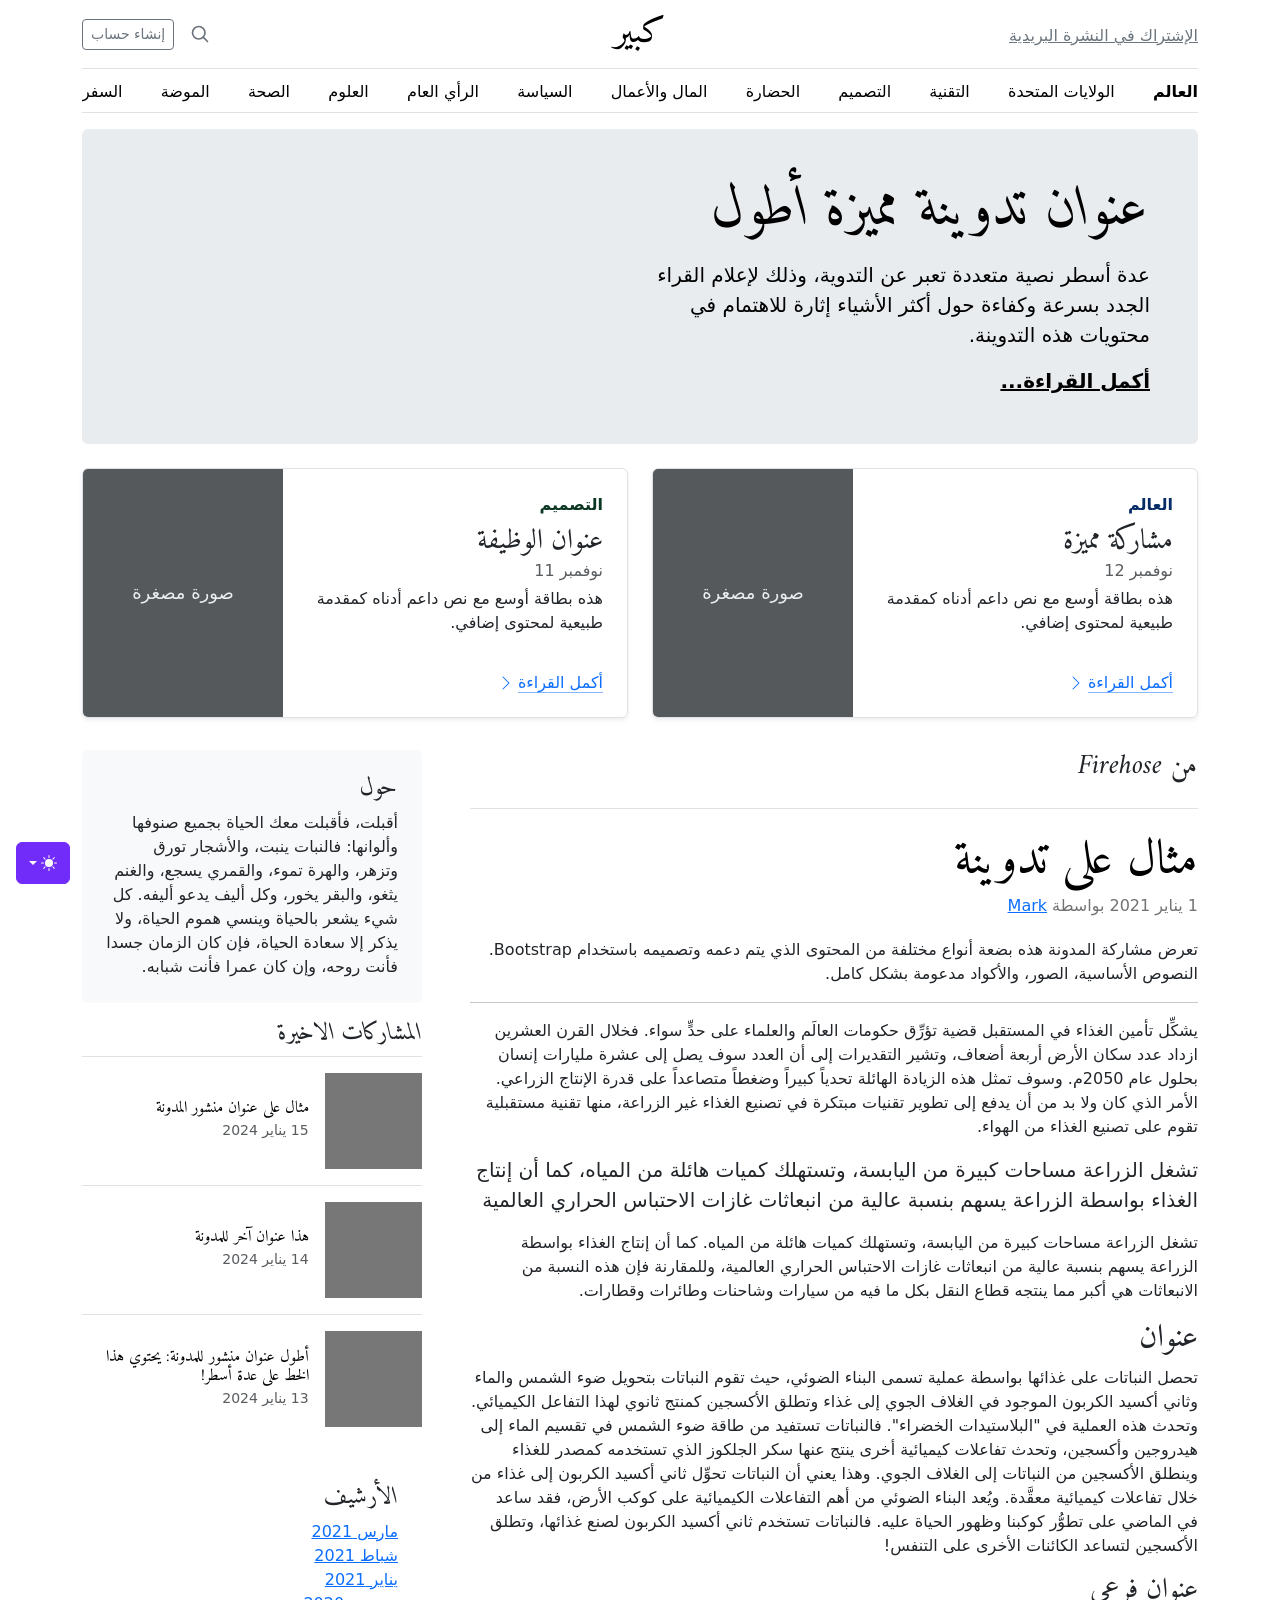
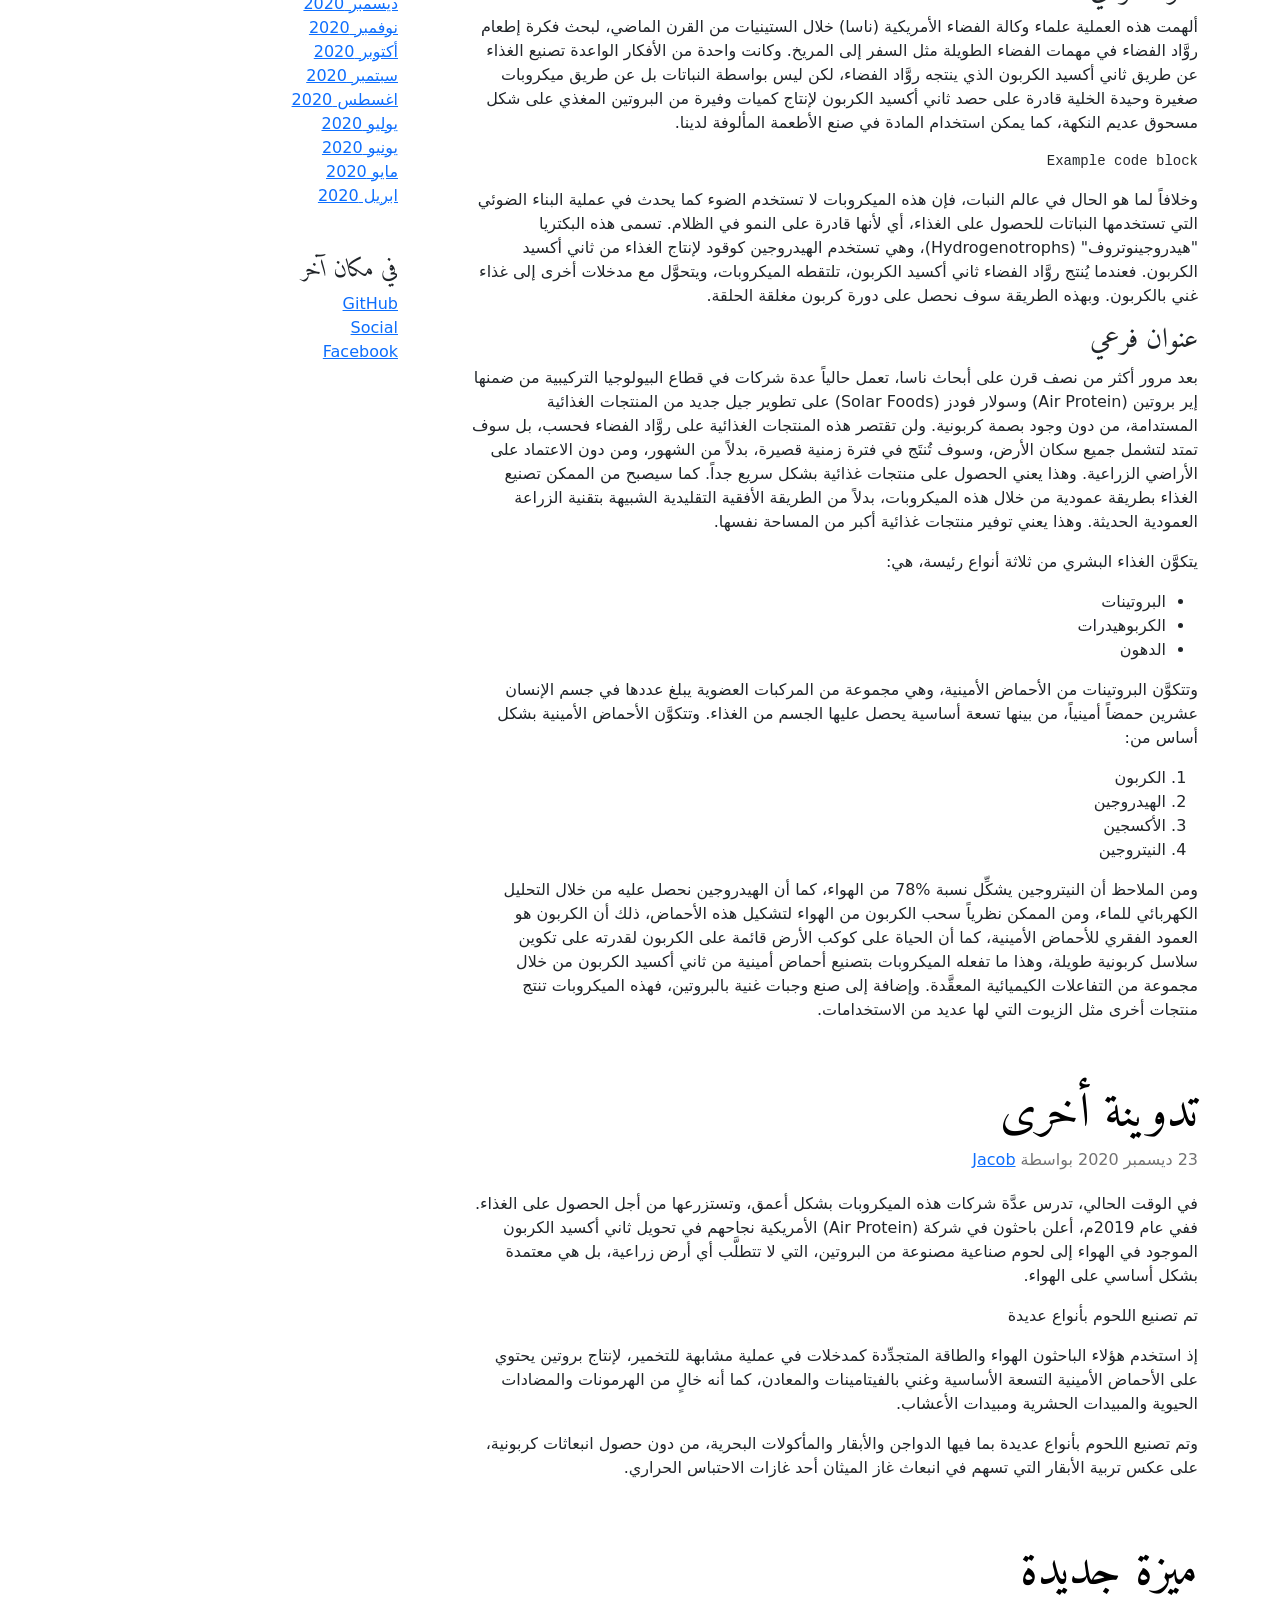
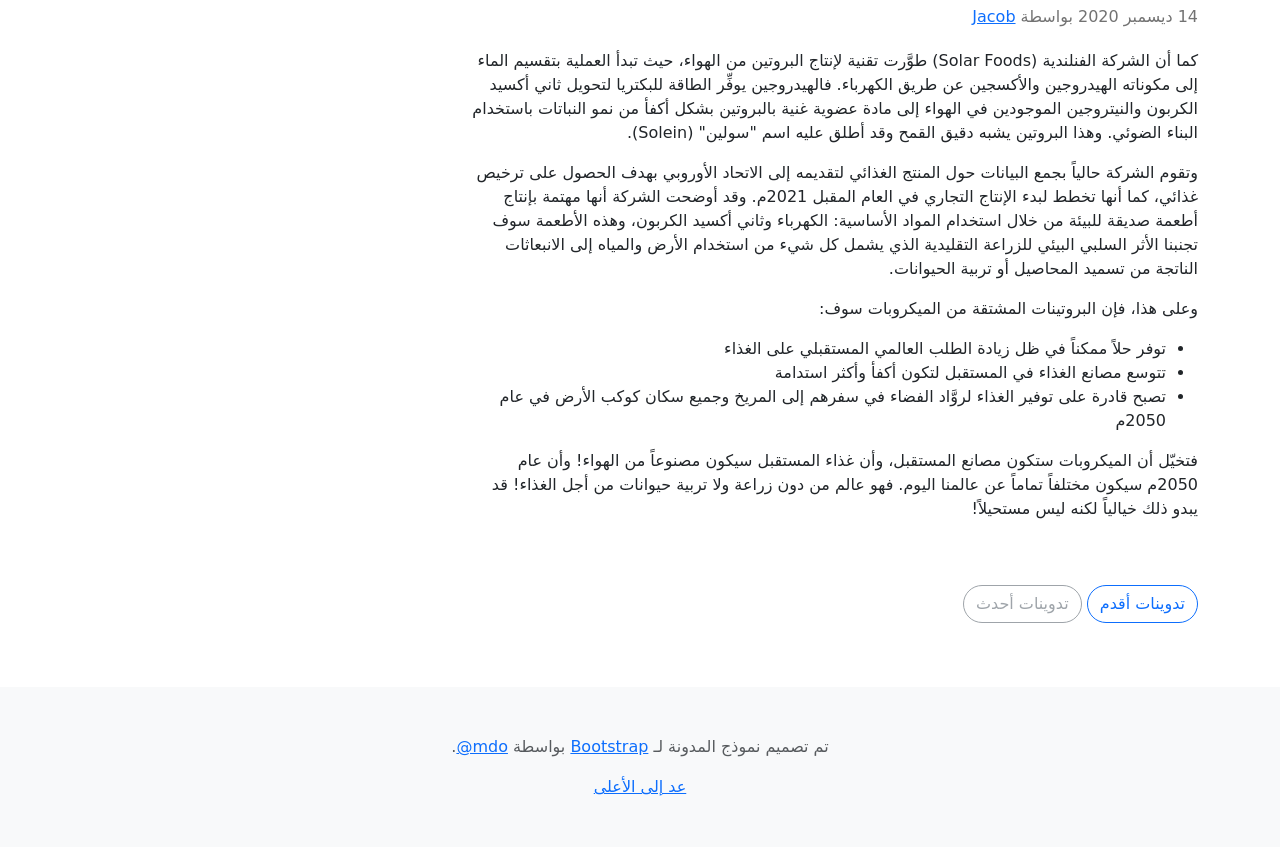
<file: bootstrap/blog-rtl/index.html>
<!doctype html>
<html lang="ar" dir="rtl" data-bs-theme="auto">
  <head>
    <meta charset="utf-8" />
    <meta name="viewport" content="width=device-width, initial-scale=1" />
    <meta name="description" content="" />
    <meta
      name="author"
      content="Mark Otto, Jacob Thornton, and Bootstrap contributors"
    />
    <meta name="generator" content="Astro v5.13.2" />
    <title>قالب المدونة · Bootstrap v5.3</title>
    <link
      rel="canonical"
      href="https://getbootstrap.com/docs/5.3/examples/blog-rtl/"
    />
    <script src="../assets/js/color-modes.js"></script>
    <link href="../assets/dist/css/bootstrap.rtl.min.css" rel="stylesheet" />
    <meta name="theme-color" content="#712cf9" />
    <link
      href="https://fonts.googleapis.com/css?family=Amiri:wght@400;700&display=swap"
      rel="stylesheet"
    />
    <link href="../blog/blog.rtl.css" rel="stylesheet" />
    <style>
      .bd-placeholder-img {
        font-size: 1.125rem;
        text-anchor: middle;
        -webkit-user-select: none;
        -moz-user-select: none;
        user-select: none;
      }
      @media (min-width: 768px) {
        .bd-placeholder-img-lg {
          font-size: 3.5rem;
        }
      }
      .b-example-divider {
        width: 100%;
        height: 3rem;
        background-color: #0000001a;
        border: solid rgba(0, 0, 0, 0.15);
        border-width: 1px 0;
        box-shadow:
          inset 0 0.5em 1.5em #0000001a,
          inset 0 0.125em 0.5em #00000026;
      }
      .b-example-vr {
        flex-shrink: 0;
        width: 1.5rem;
        height: 100vh;
      }
      .bi {
        vertical-align: -0.125em;
        fill: currentColor;
      }
      .nav-scroller {
        position: relative;
        z-index: 2;
        height: 2.75rem;
        overflow-y: hidden;
      }
      .nav-scroller .nav {
        display: flex;
        flex-wrap: nowrap;
        padding-bottom: 1rem;
        margin-top: -1px;
        overflow-x: auto;
        text-align: center;
        white-space: nowrap;
        -webkit-overflow-scrolling: touch;
      }
      .btn-bd-primary {
        --bd-violet-bg: #712cf9;
        --bd-violet-rgb: 112.520718, 44.062154, 249.437846;
        --bs-btn-font-weight: 600;
        --bs-btn-color: var(--bs-white);
        --bs-btn-bg: var(--bd-violet-bg);
        --bs-btn-border-color: var(--bd-violet-bg);
        --bs-btn-hover-color: var(--bs-white);
        --bs-btn-hover-bg: #6528e0;
        --bs-btn-hover-border-color: #6528e0;
        --bs-btn-focus-shadow-rgb: var(--bd-violet-rgb);
        --bs-btn-active-color: var(--bs-btn-hover-color);
        --bs-btn-active-bg: #5a23c8;
        --bs-btn-active-border-color: #5a23c8;
      }
      .bd-mode-toggle {
        z-index: 1500;
      }
      .bd-mode-toggle .bi {
        width: 1em;
        height: 1em;
      }
      .bd-mode-toggle .dropdown-menu .active .bi {
        display: block !important;
      }
    </style>
  </head>
  <body>
    <svg xmlns="http://www.w3.org/2000/svg" class="d-none">
      <symbol id="check2" viewBox="0 0 16 16">
        <path
          d="M13.854 3.646a.5.5 0 0 1 0 .708l-7 7a.5.5 0 0 1-.708 0l-3.5-3.5a.5.5 0 1 1 .708-.708L6.5 10.293l6.646-6.647a.5.5 0 0 1 .708 0z"
        ></path>
      </symbol>
      <symbol id="circle-half" viewBox="0 0 16 16">
        <path
          d="M8 15A7 7 0 1 0 8 1v14zm0 1A8 8 0 1 1 8 0a8 8 0 0 1 0 16z"
        ></path>
      </symbol>
      <symbol id="moon-stars-fill" viewBox="0 0 16 16">
        <path
          d="M6 .278a.768.768 0 0 1 .08.858 7.208 7.208 0 0 0-.878 3.46c0 4.021 3.278 7.277 7.318 7.277.527 0 1.04-.055 1.533-.16a.787.787 0 0 1 .81.316.733.733 0 0 1-.031.893A8.349 8.349 0 0 1 8.344 16C3.734 16 0 12.286 0 7.71 0 4.266 2.114 1.312 5.124.06A.752.752 0 0 1 6 .278z"
        ></path>
        <path
          d="M10.794 3.148a.217.217 0 0 1 .412 0l.387 1.162c.173.518.579.924 1.097 1.097l1.162.387a.217.217 0 0 1 0 .412l-1.162.387a1.734 1.734 0 0 0-1.097 1.097l-.387 1.162a.217.217 0 0 1-.412 0l-.387-1.162A1.734 1.734 0 0 0 9.31 6.593l-1.162-.387a.217.217 0 0 1 0-.412l1.162-.387a1.734 1.734 0 0 0 1.097-1.097l.387-1.162zM13.863.099a.145.145 0 0 1 .274 0l.258.774c.115.346.386.617.732.732l.774.258a.145.145 0 0 1 0 .274l-.774.258a1.156 1.156 0 0 0-.732.732l-.258.774a.145.145 0 0 1-.274 0l-.258-.774a1.156 1.156 0 0 0-.732-.732l-.774-.258a.145.145 0 0 1 0-.274l.774-.258c.346-.115.617-.386.732-.732L13.863.1z"
        ></path>
      </symbol>
      <symbol id="sun-fill" viewBox="0 0 16 16">
        <path
          d="M8 12a4 4 0 1 0 0-8 4 4 0 0 0 0 8zM8 0a.5.5 0 0 1 .5.5v2a.5.5 0 0 1-1 0v-2A.5.5 0 0 1 8 0zm0 13a.5.5 0 0 1 .5.5v2a.5.5 0 0 1-1 0v-2A.5.5 0 0 1 8 13zm8-5a.5.5 0 0 1-.5.5h-2a.5.5 0 0 1 0-1h2a.5.5 0 0 1 .5.5zM3 8a.5.5 0 0 1-.5.5h-2a.5.5 0 0 1 0-1h2A.5.5 0 0 1 3 8zm10.657-5.657a.5.5 0 0 1 0 .707l-1.414 1.415a.5.5 0 1 1-.707-.708l1.414-1.414a.5.5 0 0 1 .707 0zm-9.193 9.193a.5.5 0 0 1 0 .707L3.05 13.657a.5.5 0 0 1-.707-.707l1.414-1.414a.5.5 0 0 1 .707 0zm9.193 2.121a.5.5 0 0 1-.707 0l-1.414-1.414a.5.5 0 0 1 .707-.707l1.414 1.414a.5.5 0 0 1 0 .707zM4.464 4.465a.5.5 0 0 1-.707 0L2.343 3.05a.5.5 0 1 1 .707-.707l1.414 1.414a.5.5 0 0 1 0 .708z"
        ></path>
      </symbol>
    </svg>
    <div
      class="dropdown position-fixed bottom-0 end-0 mb-3 me-3 bd-mode-toggle"
    >
      <button
        class="btn btn-bd-primary py-2 dropdown-toggle d-flex align-items-center"
        id="bd-theme"
        type="button"
        aria-expanded="false"
        data-bs-toggle="dropdown"
        aria-label="Toggle theme (auto)"
      >
        <svg class="bi my-1 theme-icon-active" aria-hidden="true">
          <use href="#circle-half"></use>
        </svg>
        <span class="visually-hidden" id="bd-theme-text">Toggle theme</span>
      </button>
      <ul
        class="dropdown-menu dropdown-menu-end shadow"
        aria-labelledby="bd-theme-text"
      >
        <li>
          <button
            type="button"
            class="dropdown-item d-flex align-items-center"
            data-bs-theme-value="light"
            aria-pressed="false"
          >
            <svg class="bi me-2 opacity-50" aria-hidden="true">
              <use href="#sun-fill"></use>
            </svg>
            Light
            <svg class="bi ms-auto d-none" aria-hidden="true">
              <use href="#check2"></use>
            </svg>
          </button>
        </li>
        <li>
          <button
            type="button"
            class="dropdown-item d-flex align-items-center"
            data-bs-theme-value="dark"
            aria-pressed="false"
          >
            <svg class="bi me-2 opacity-50" aria-hidden="true">
              <use href="#moon-stars-fill"></use>
            </svg>
            Dark
            <svg class="bi ms-auto d-none" aria-hidden="true">
              <use href="#check2"></use>
            </svg>
          </button>
        </li>
        <li>
          <button
            type="button"
            class="dropdown-item d-flex align-items-center active"
            data-bs-theme-value="auto"
            aria-pressed="true"
          >
            <svg class="bi me-2 opacity-50" aria-hidden="true">
              <use href="#circle-half"></use>
            </svg>
            Auto
            <svg class="bi ms-auto d-none" aria-hidden="true">
              <use href="#check2"></use>
            </svg>
          </button>
        </li>
      </ul>
    </div>
    <svg xmlns="http://www.w3.org/2000/svg" class="d-none">
      <symbol
        id="aperture"
        fill="none"
        stroke="currentColor"
        stroke-linecap="round"
        stroke-linejoin="round"
        stroke-width="2"
        viewBox="0 0 24 24"
      >
        <circle cx="12" cy="12" r="10"></circle>
        <path
          d="M14.31 8l5.74 9.94M9.69 8h11.48M7.38 12l5.74-9.94M9.69 16L3.95 6.06M14.31 16H2.83m13.79-4l-5.74 9.94"
        ></path>
      </symbol>
      <symbol id="cart" viewBox="0 0 16 16">
        <path
          d="M0 1.5A.5.5 0 0 1 .5 1H2a.5.5 0 0 1 .485.379L2.89 3H14.5a.5.5 0 0 1 .49.598l-1 5a.5.5 0 0 1-.465.401l-9.397.472L4.415 11H13a.5.5 0 0 1 0 1H4a.5.5 0 0 1-.491-.408L2.01 3.607 1.61 2H.5a.5.5 0 0 1-.5-.5zM3.102 4l.84 4.479 9.144-.459L13.89 4H3.102zM5 12a2 2 0 1 0 0 4 2 2 0 0 0 0-4zm7 0a2 2 0 1 0 0 4 2 2 0 0 0 0-4zm-7 1a1 1 0 1 1 0 2 1 1 0 0 1 0-2zm7 0a1 1 0 1 1 0 2 1 1 0 0 1 0-2z"
        ></path>
      </symbol>
      <symbol id="chevron-right" viewBox="0 0 16 16">
        <path
          fill-rule="evenodd"
          d="M4.646 1.646a.5.5 0 0 1 .708 0l6 6a.5.5 0 0 1 0 .708l-6 6a.5.5 0 0 1-.708-.708L10.293 8 4.646 2.354a.5.5 0 0 1 0-.708z"
        ></path>
      </symbol>
    </svg>
    <div class="container">
      <header class="border-bottom lh-1 py-3">
        <div class="row flex-nowrap justify-content-between align-items-center">
          <div class="col-4 pt-1">
            <a class="link-secondary" href="#">الإشتراك في النشرة البريدية</a>
          </div>
          <div class="col-4 text-center">
            <a
              class="blog-header-logo text-body-emphasis text-decoration-none"
              href="#"
              >كبير</a
            >
          </div>
          <div class="col-4 d-flex justify-content-end align-items-center">
            <a class="link-secondary" href="#" aria-label="بحث">
              <svg
                xmlns="http://www.w3.org/2000/svg"
                width="20"
                height="20"
                fill="none"
                stroke="currentColor"
                stroke-linecap="round"
                stroke-linejoin="round"
                stroke-width="2"
                class="mx-3"
                role="img"
                viewBox="0 0 24 24"
              >
                <title>بحث</title>
                <circle cx="10.5" cy="10.5" r="7.5"></circle>
                <path d="M21 21l-5.2-5.2"></path>
              </svg>
            </a>
            <a class="btn btn-sm btn-outline-secondary" href="#">إنشاء حساب</a>
          </div>
        </div>
      </header>
      <div class="nav-scroller py-1 mb-3 border-bottom">
        <nav class="nav nav-underline justify-content-between">
          <a class="nav-item nav-link link-body-emphasis active" href="#"
            >العالم</a
          >
          <a class="nav-item nav-link link-body-emphasis" href="#"
            >الولايات المتحدة</a
          >
          <a class="nav-item nav-link link-body-emphasis" href="#">التقنية</a>
          <a class="nav-item nav-link link-body-emphasis" href="#">التصميم</a>
          <a class="nav-item nav-link link-body-emphasis" href="#">الحضارة</a>
          <a class="nav-item nav-link link-body-emphasis" href="#"
            >المال والأعمال</a
          >
          <a class="nav-item nav-link link-body-emphasis" href="#">السياسة</a>
          <a class="nav-item nav-link link-body-emphasis" href="#"
            >الرأي العام</a
          >
          <a class="nav-item nav-link link-body-emphasis" href="#">العلوم</a>
          <a class="nav-item nav-link link-body-emphasis" href="#">الصحة</a>
          <a class="nav-item nav-link link-body-emphasis" href="#">الموضة</a>
          <a class="nav-item nav-link link-body-emphasis" href="#">السفر</a>
        </nav>
      </div>
    </div>
    <main class="container">
      <div class="p-4 p-md-5 mb-4 rounded text-body-emphasis bg-body-secondary">
        <div class="col-lg-6 px-0">
          <h1 class="display-4 fst-italic">عنوان تدوينة مميزة أطول</h1>
          <p class="lead my-3">
            عدة أسطر نصية متعددة تعبر عن التدوية، وذلك لإعلام القراء الجدد بسرعة
            وكفاءة حول أكثر الأشياء إثارة للاهتمام في محتويات هذه التدوينة.
          </p>
          <p class="lead mb-0">
            <a href="#" class="text-body-emphasis fw-bold">أكمل القراءة...</a>
          </p>
        </div>
      </div>
      <div class="row mb-2">
        <div class="col-md-6">
          <div
            class="row g-0 border rounded overflow-hidden flex-md-row mb-4 shadow-sm h-md-250 position-relative"
          >
            <div class="col p-4 d-flex flex-column position-static">
              <strong class="d-inline-block mb-2 text-primary-emphasis"
                >العالم</strong
              >
              <h3 class="mb-0">مشاركة مميزة</h3>
              <div class="mb-1 text-body-secondary">نوفمبر 12</div>
              <p class="card-text mb-auto">
                هذه بطاقة أوسع مع نص داعم أدناه كمقدمة طبيعية لمحتوى إضافي.
              </p>
              <a
                href="#"
                class="icon-link gap-1 icon-link-hover stretched-link"
              >
                أكمل القراءة
                <svg class="bi" aria-hidden="true">
                  <use xlink:href="#chevron-right"></use>
                </svg>
              </a>
            </div>
            <div class="col-auto d-none d-lg-block">
              <svg
                aria-label="Placeholder: صورة مصغرة"
                class="bd-placeholder-img"
                height="250"
                preserveAspectRatio="xMidYMid slice"
                role="img"
                width="200"
                xmlns="http://www.w3.org/2000/svg"
              >
                <title>Placeholder</title>
                <rect width="100%" height="100%" fill="#55595c"></rect>
                <text x="50%" y="50%" fill="#eceeef" dy=".3em">صورة مصغرة</text>
              </svg>
            </div>
          </div>
        </div>
        <div class="col-md-6">
          <div
            class="row g-0 border rounded overflow-hidden flex-md-row mb-4 shadow-sm h-md-250 position-relative"
          >
            <div class="col p-4 d-flex flex-column position-static">
              <strong class="d-inline-block mb-2 text-success-emphasis"
                >التصميم</strong
              >
              <h3 class="mb-0">عنوان الوظيفة</h3>
              <div class="mb-1 text-body-secondary">نوفمبر 11</div>
              <p class="mb-auto">
                هذه بطاقة أوسع مع نص داعم أدناه كمقدمة طبيعية لمحتوى إضافي.
              </p>
              <a
                href="#"
                class="icon-link gap-1 icon-link-hover stretched-link"
              >
                أكمل القراءة
                <svg class="bi" aria-hidden="true">
                  <use xlink:href="#chevron-right"></use>
                </svg>
              </a>
            </div>
            <div class="col-auto d-none d-lg-block">
              <svg
                aria-label="Placeholder: صورة مصغرة"
                class="bd-placeholder-img"
                height="250"
                preserveAspectRatio="xMidYMid slice"
                role="img"
                width="200"
                xmlns="http://www.w3.org/2000/svg"
              >
                <title>Placeholder</title>
                <rect width="100%" height="100%" fill="#55595c"></rect>
                <text x="50%" y="50%" fill="#eceeef" dy=".3em">صورة مصغرة</text>
              </svg>
            </div>
          </div>
        </div>
      </div>
      <div class="row g-5">
        <div class="col-md-8">
          <h3 class="pb-4 mb-4 fst-italic border-bottom">من Firehose</h3>
          <article class="blog-post">
            <h2 class="display-5 link-body-emphasis mb-1">مثال على تدوينة</h2>
            <p class="blog-post-meta">
              1 يناير 2021 بواسطة <a href="#"> Mark </a>
            </p>
            <p>
              تعرض مشاركة المدونة هذه بضعة أنواع مختلفة من المحتوى الذي يتم دعمه
              وتصميمه باستخدام Bootstrap. النصوص الأساسية، الصور، والأكواد
              مدعومة بشكل كامل.
            </p>
            <hr />
            <p>
              يشكِّل تأمين الغذاء في المستقبل قضية تؤرِّق حكومات العالَم
              والعلماء على حدٍّ سواء. فخلال القرن العشرين ازداد عدد سكان الأرض
              أربعة أضعاف، وتشير التقديرات إلى أن العدد سوف يصل إلى عشرة مليارات
              إنسان بحلول عام 2050م. وسوف تمثل هذه الزيادة الهائلة تحدياً كبيراً
              وضغطاً متصاعداً على قدرة الإنتاج الزراعي. الأمر الذي كان ولا بد من
              أن يدفع إلى تطوير تقنيات مبتكرة في تصنيع الغذاء غير الزراعة، منها
              تقنية مستقبلية تقوم على تصنيع الغذاء من الهواء.
            </p>
            <blockquote class="blockquote">
              <p>
                تشغل الزراعة مساحات كبيرة من اليابسة، وتستهلك كميات هائلة من
                المياه، كما أن إنتاج الغذاء بواسطة الزراعة يسهم بنسبة عالية من
                انبعاثات غازات الاحتباس الحراري العالمية
              </p>
            </blockquote>
            <p>
              تشغل الزراعة مساحات كبيرة من اليابسة، وتستهلك كميات هائلة من
              المياه. كما أن إنتاج الغذاء بواسطة الزراعة يسهم بنسبة عالية من
              انبعاثات غازات الاحتباس الحراري العالمية، وللمقارنة فإن هذه النسبة
              من الانبعاثات هي أكبر مما ينتجه قطاع النقل بكل ما فيه من سيارات
              وشاحنات وطائرات وقطارات.
            </p>
            <h2>عنوان</h2>
            <p>
              تحصل النباتات على غذائها بواسطة عملية تسمى البناء الضوئي، حيث تقوم
              النباتات بتحويل ضوء الشمس والماء وثاني أكسيد الكربون الموجود في
              الغلاف الجوي إلى غذاء وتطلق الأكسجين كمنتج ثانوي لهذا التفاعل
              الكيميائي. وتحدث هذه العملية في "البلاستيدات الخضراء". فالنباتات
              تستفيد من طاقة ضوء الشمس في تقسيم الماء إلى هيدروجين وأكسجين،
              وتحدث تفاعلات كيميائية أخرى ينتج عنها سكر الجلكوز الذي تستخدمه
              كمصدر للغذاء وينطلق الأكسجين من النباتات إلى الغلاف الجوي. وهذا
              يعني أن النباتات تحوِّل ثاني أكسيد الكربون إلى غذاء من خلال
              تفاعلات كيميائية معقَّدة. ويُعد البناء الضوئي من أهم التفاعلات
              الكيميائية على كوكب الأرض، فقد ساعد في الماضي على تطوُّر كوكبنا
              وظهور الحياة عليه. فالنباتات تستخدم ثاني أكسيد الكربون لصنع
              غذائها، وتطلق الأكسجين لتساعد الكائنات الأخرى على التنفس!
            </p>
            <h3>عنوان فرعي</h3>
            <p>
              ألهمت هذه العملية علماء وكالة الفضاء الأمريكية (ناسا) خلال
              الستينيات من القرن الماضي، لبحث فكرة إطعام روَّاد الفضاء في مهمات
              الفضاء الطويلة مثل السفر إلى المريخ. وكانت واحدة من الأفكار
              الواعدة تصنيع الغذاء عن طريق ثاني أكسيد الكربون الذي ينتجه روَّاد
              الفضاء، لكن ليس بواسطة النباتات بل عن طريق ميكروبات صغيرة وحيدة
              الخلية قادرة على حصد ثاني أكسيد الكربون لإنتاج كميات وفيرة من
              البروتين المغذي على شكل مسحوق عديم النكهة، كما يمكن استخدام المادة
              في صنع الأطعمة المألوفة لدينا.
            </p>
            <pre><code>Example code block</code></pre>
            <p>
              وخلافاً لما هو الحال في عالم النبات، فإن هذه الميكروبات لا تستخدم
              الضوء كما يحدث في عملية البناء الضوئي التي تستخدمها النباتات
              للحصول على الغذاء، أي لأنها قادرة على النمو في الظلام. تسمى هذه
              البكتريا "هيدروجينوتروف" (Hydrogenotrophs)، وهي تستخدم الهيدروجين
              كوقود لإنتاج الغذاء من ثاني أكسيد الكربون. فعندما يُنتج روَّاد
              الفضاء ثاني أكسيد الكربون، تلتقطه الميكروبات، ويتحوَّل مع مدخلات
              أخرى إلى غذاء غني بالكربون. وبهذه الطريقة سوف نحصل على دورة كربون
              مغلقة الحلقة.
            </p>
            <h3>عنوان فرعي</h3>
            <p>
              بعد مرور أكثر من نصف قرن على أبحاث ناسا، تعمل حالياً عدة شركات في
              قطاع البيولوجيا التركيبية من ضمنها إير بروتين (Air Protein) وسولار
              فودز (Solar Foods) على تطوير جيل جديد من المنتجات الغذائية
              المستدامة، من دون وجود بصمة كربونية. ولن تقتصر هذه المنتجات
              الغذائية على روَّاد الفضاء فحسب، بل سوف تمتد لتشمل جميع سكان
              الأرض، وسوف تُنتَج في فترة زمنية قصيرة، بدلاً من الشهور، ومن دون
              الاعتماد على الأراضي الزراعية. وهذا يعني الحصول على منتجات غذائية
              بشكل سريع جداً. كما سيصبح من الممكن تصنيع الغذاء بطريقة عمودية من
              خلال هذه الميكروبات، بدلاً من الطريقة الأفقية التقليدية الشبيهة
              بتقنية الزراعة العمودية الحديثة. وهذا يعني توفير منتجات غذائية
              أكبر من المساحة نفسها.
            </p>
            <p>يتكوَّن الغذاء البشري من ثلاثة أنواع رئيسة، هي:</p>
            <ul>
              <li>البروتينات</li>
              <li>الكربوهيدرات</li>
              <li>الدهون</li>
            </ul>
            <p>
              وتتكوَّن البروتينات من الأحماض الأمينية، وهي مجموعة من المركبات
              العضوية يبلغ عددها في جسم الإنسان عشرين حمضاً أمينياً، من بينها
              تسعة أساسية يحصل عليها الجسم من الغذاء. وتتكوَّن الأحماض الأمينية
              بشكل أساس من:
            </p>
            <ol>
              <li>الكربون</li>
              <li>الهيدروجين</li>
              <li>الأكسجين</li>
              <li>النيتروجين</li>
            </ol>
            <p>
              ومن الملاحظ أن النيتروجين يشكِّل نسبة %78 من الهواء، كما أن
              الهيدروجين نحصل عليه من خلال التحليل الكهربائي للماء، ومن الممكن
              نظرياً سحب الكربون من الهواء لتشكيل هذه الأحماض، ذلك أن الكربون هو
              العمود الفقري للأحماض الأمينية، كما أن الحياة على كوكب الأرض قائمة
              على الكربون لقدرته على تكوين سلاسل كربونية طويلة، وهذا ما تفعله
              الميكروبات بتصنيع أحماض أمينية من ثاني أكسيد الكربون من خلال
              مجموعة من التفاعلات الكيميائية المعقَّدة. وإضافة إلى صنع وجبات
              غنية بالبروتين، فهذه الميكروبات تنتج منتجات أخرى مثل الزيوت التي
              لها عديد من الاستخدامات.
            </p>
          </article>
          <article class="blog-post">
            <h2 class="display-5 link-body-emphasis mb-1">تدوينة أخرى</h2>
            <p class="blog-post-meta">
              23 ديسمبر 2020 بواسطة <a href="#">Jacob</a>
            </p>
            <p>
              في الوقت الحالي، تدرس عدَّة شركات هذه الميكروبات بشكل أعمق،
              وتستزرعها من أجل الحصول على الغذاء. ففي عام 2019م، أعلن باحثون في
              شركة (Air Protein) الأمريكية نجاحهم في تحويل ثاني أكسيد الكربون
              الموجود في الهواء إلى لحوم صناعية مصنوعة من البروتين، التي لا
              تتطلَّب أي أرض زراعية، بل هي معتمدة بشكل أساسي على الهواء.
            </p>
            <blockquote><p>تم تصنيع اللحوم بأنواع عديدة</p></blockquote>
            <p>
              إذ استخدم هؤلاء الباحثون الهواء والطاقة المتجدِّدة كمدخلات في
              عملية مشابهة للتخمير، لإنتاج بروتين يحتوي على الأحماض الأمينية
              التسعة الأساسية وغني بالفيتامينات والمعادن، كما أنه خالٍ من
              الهرمونات والمضادات الحيوية والمبيدات الحشرية ومبيدات الأعشاب.
            </p>
            <p>
              وتم تصنيع اللحوم بأنواع عديدة بما فيها الدواجن والأبقار والمأكولات
              البحرية، من دون حصول انبعاثات كربونية، على عكس تربية الأبقار التي
              تسهم في انبعاث غاز الميثان أحد غازات الاحتباس الحراري.
            </p>
          </article>
          <article class="blog-post">
            <h2 class="display-5 link-body-emphasis mb-1">ميزة جديدة</h2>
            <p class="blog-post-meta">
              14 ديسمبر 2020 بواسطة <a href="#">Jacob</a>
            </p>
            <p>
              كما أن الشركة الفنلندية (Solar Foods) طوَّرت تقنية لإنتاج البروتين
              من الهواء، حيث تبدأ العملية بتقسيم الماء إلى مكوناته الهيدروجين
              والأكسجين عن طريق الكهرباء. فالهيدروجين يوفِّر الطاقة للبكتريا
              لتحويل ثاني أكسيد الكربون والنيتروجين الموجودين في الهواء إلى مادة
              عضوية غنية بالبروتين بشكل أكفأ من نمو النباتات باستخدام البناء
              الضوئي. وهذا البروتين يشبه دقيق القمح وقد أطلق عليه اسم "سولين"
              (Solein).
            </p>
            <p>
              وتقوم الشركة حالياً بجمع البيانات حول المنتج الغذائي لتقديمه إلى
              الاتحاد الأوروبي بهدف الحصول على ترخيص غذائي، كما أنها تخطط لبدء
              الإنتاج التجاري في العام المقبل 2021م. وقد أوضحت الشركة أنها مهتمة
              بإنتاج أطعمة صديقة للبيئة من خلال استخدام المواد الأساسية:
              الكهرباء وثاني أكسيد الكربون، وهذه الأطعمة سوف تجنبنا الأثر السلبي
              البيئي للزراعة التقليدية الذي يشمل كل شيء من استخدام الأرض والمياه
              إلى الانبعاثات الناتجة من تسميد المحاصيل أو تربية الحيوانات.
            </p>
            <p>وعلى هذا، فإن البروتينات المشتقة من الميكروبات سوف:</p>
            <ul>
              <li>
                توفر حلاً ممكناً في ظل زيادة الطلب العالمي المستقبلي على الغذاء
              </li>
              <li>تتوسع مصانع الغذاء في المستقبل لتكون أكفأ وأكثر استدامة</li>
              <li>
                تصبح قادرة على توفير الغذاء لروَّاد الفضاء في سفرهم إلى المريخ
                وجميع سكان كوكب الأرض في عام 2050م
              </li>
            </ul>
            <p>
              فتخيّل أن الميكروبات ستكون مصانع المستقبل، وأن غذاء المستقبل سيكون
              مصنوعاً من الهواء! وأن عام 2050م سيكون مختلفاً تماماً عن عالمنا
              اليوم. فهو عالم من دون زراعة ولا تربية حيوانات من أجل الغذاء! قد
              يبدو ذلك خيالياً لكنه ليس مستحيلاً!
            </p>
          </article>
          <nav class="blog-pagination" aria-label="Pagination">
            <a class="btn btn-outline-primary rounded-pill" href="#"
              >تدوينات أقدم</a
            >
            <a
              class="btn btn-outline-secondary rounded-pill disabled"
              aria-disabled="true"
              >تدوينات أحدث</a
            >
          </nav>
        </div>
        <div class="col-md-4">
          <div class="position-sticky" style="top: 2rem">
            <div class="p-4 mb-3 bg-body-tertiary rounded">
              <h4 class="fst-italic">حول</h4>
              <p class="mb-0">
                أقبلت، فأقبلت معك الحياة بجميع صنوفها وألوانها: فالنبات ينبت،
                والأشجار تورق وتزهر، والهرة تموء، والقمري يسجع، والغنم يثغو،
                والبقر يخور، وكل أليف يدعو أليفه. كل شيء يشعر بالحياة وينسي هموم
                الحياة، ولا يذكر إلا سعادة الحياة، فإن كان الزمان جسدا فأنت
                روحه، وإن كان عمرا فأنت شبابه.
              </p>
            </div>
            <div>
              <h4 class="fst-italic">المشاركات الاخيرة</h4>
              <ul class="list-unstyled">
                <li>
                  <a
                    class="d-flex flex-column flex-lg-row gap-3 align-items-start align-items-lg-center py-3 link-body-emphasis text-decoration-none border-top"
                    href="#"
                  >
                    <svg
                      aria-hidden="true"
                      class="bd-placeholder-img"
                      height="96"
                      preserveAspectRatio="xMidYMid slice"
                      width="100%"
                      xmlns="http://www.w3.org/2000/svg"
                    >
                      <rect width="100%" height="100%" fill="#777"></rect>
                    </svg>
                    <div class="col-lg-8">
                      <h6 class="mb-0">مثال على عنوان منشور المدونة</h6>
                      <small class="text-body-secondary">15 يناير 2024</small>
                    </div>
                  </a>
                </li>
                <li>
                  <a
                    class="d-flex flex-column flex-lg-row gap-3 align-items-start align-items-lg-center py-3 link-body-emphasis text-decoration-none border-top"
                    href="#"
                  >
                    <svg
                      aria-hidden="true"
                      class="bd-placeholder-img"
                      height="96"
                      preserveAspectRatio="xMidYMid slice"
                      width="100%"
                      xmlns="http://www.w3.org/2000/svg"
                    >
                      <rect width="100%" height="100%" fill="#777"></rect>
                    </svg>
                    <div class="col-lg-8">
                      <h6 class="mb-0">هذا عنوان آخر للمدونة</h6>
                      <small class="text-body-secondary">14 يناير 2024</small>
                    </div>
                  </a>
                </li>
                <li>
                  <a
                    class="d-flex flex-column flex-lg-row gap-3 align-items-start align-items-lg-center py-3 link-body-emphasis text-decoration-none border-top"
                    href="#"
                  >
                    <svg
                      aria-hidden="true"
                      class="bd-placeholder-img"
                      height="96"
                      preserveAspectRatio="xMidYMid slice"
                      width="100%"
                      xmlns="http://www.w3.org/2000/svg"
                    >
                      <rect width="100%" height="100%" fill="#777"></rect>
                    </svg>
                    <div class="col-lg-8">
                      <h6 class="mb-0">
                        أطول عنوان منشور للمدونة: يحتوي هذا الخط على عدة أسطر!
                      </h6>
                      <small class="text-body-secondary">13 يناير 2024</small>
                    </div>
                  </a>
                </li>
              </ul>
            </div>
            <div class="p-4">
              <h4 class="fst-italic">الأرشيف</h4>
              <ol class="list-unstyled mb-0">
                <li><a href="#">مارس 2021</a></li>
                <li><a href="#">شباط 2021</a></li>
                <li><a href="#">يناير 2021</a></li>
                <li><a href="#">ديسمبر 2020</a></li>
                <li><a href="#">نوفمبر 2020</a></li>
                <li><a href="#">أكتوبر 2020</a></li>
                <li><a href="#">سبتمبر 2020</a></li>
                <li><a href="#">اغسطس 2020</a></li>
                <li><a href="#">يوليو 2020</a></li>
                <li><a href="#">يونيو 2020</a></li>
                <li><a href="#">مايو 2020</a></li>
                <li><a href="#">ابريل 2020</a></li>
              </ol>
            </div>
            <div class="p-4">
              <h4 class="fst-italic">في مكان آخر</h4>
              <ol class="list-unstyled">
                <li><a href="#">GitHub</a></li>
                <li><a href="#">Social</a></li>
                <li><a href="#">Facebook</a></li>
              </ol>
            </div>
          </div>
        </div>
      </div>
    </main>
    <footer class="py-5 text-center text-body-secondary bg-body-tertiary">
      <p>
        تم تصميم نموذج المدونة لـ
        <a href="https://getbootstrap.com/">Bootstrap</a> بواسطة
        <a href="https://x.com/mdo"><bdi lang="en" dir="ltr">@mdo</bdi></a
        >.
      </p>
      <p class="mb-0"><a href="#">عد إلى الأعلى</a></p>
    </footer>
    <script
      src="../assets/dist/js/bootstrap.bundle.min.js"
      class="astro-vvvwv3sm"
    ></script>
  </body>
</html>
</file>
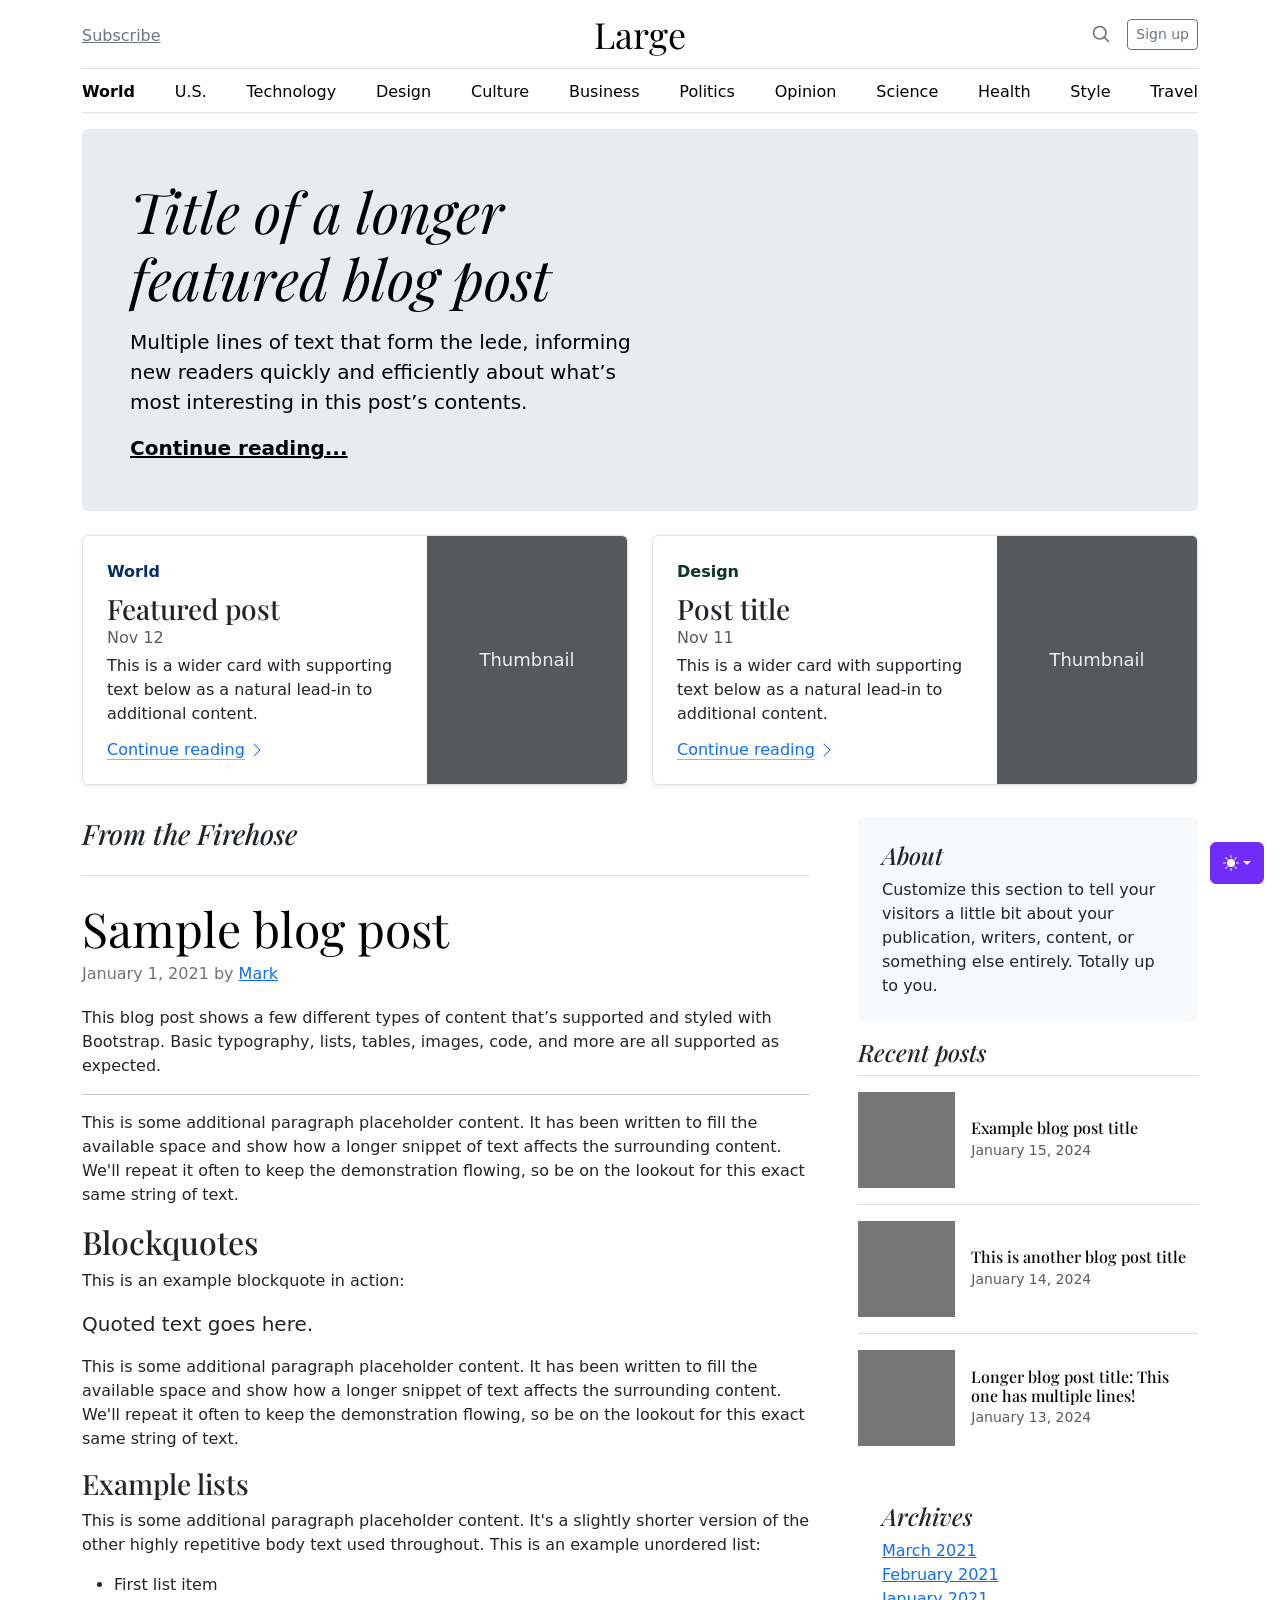
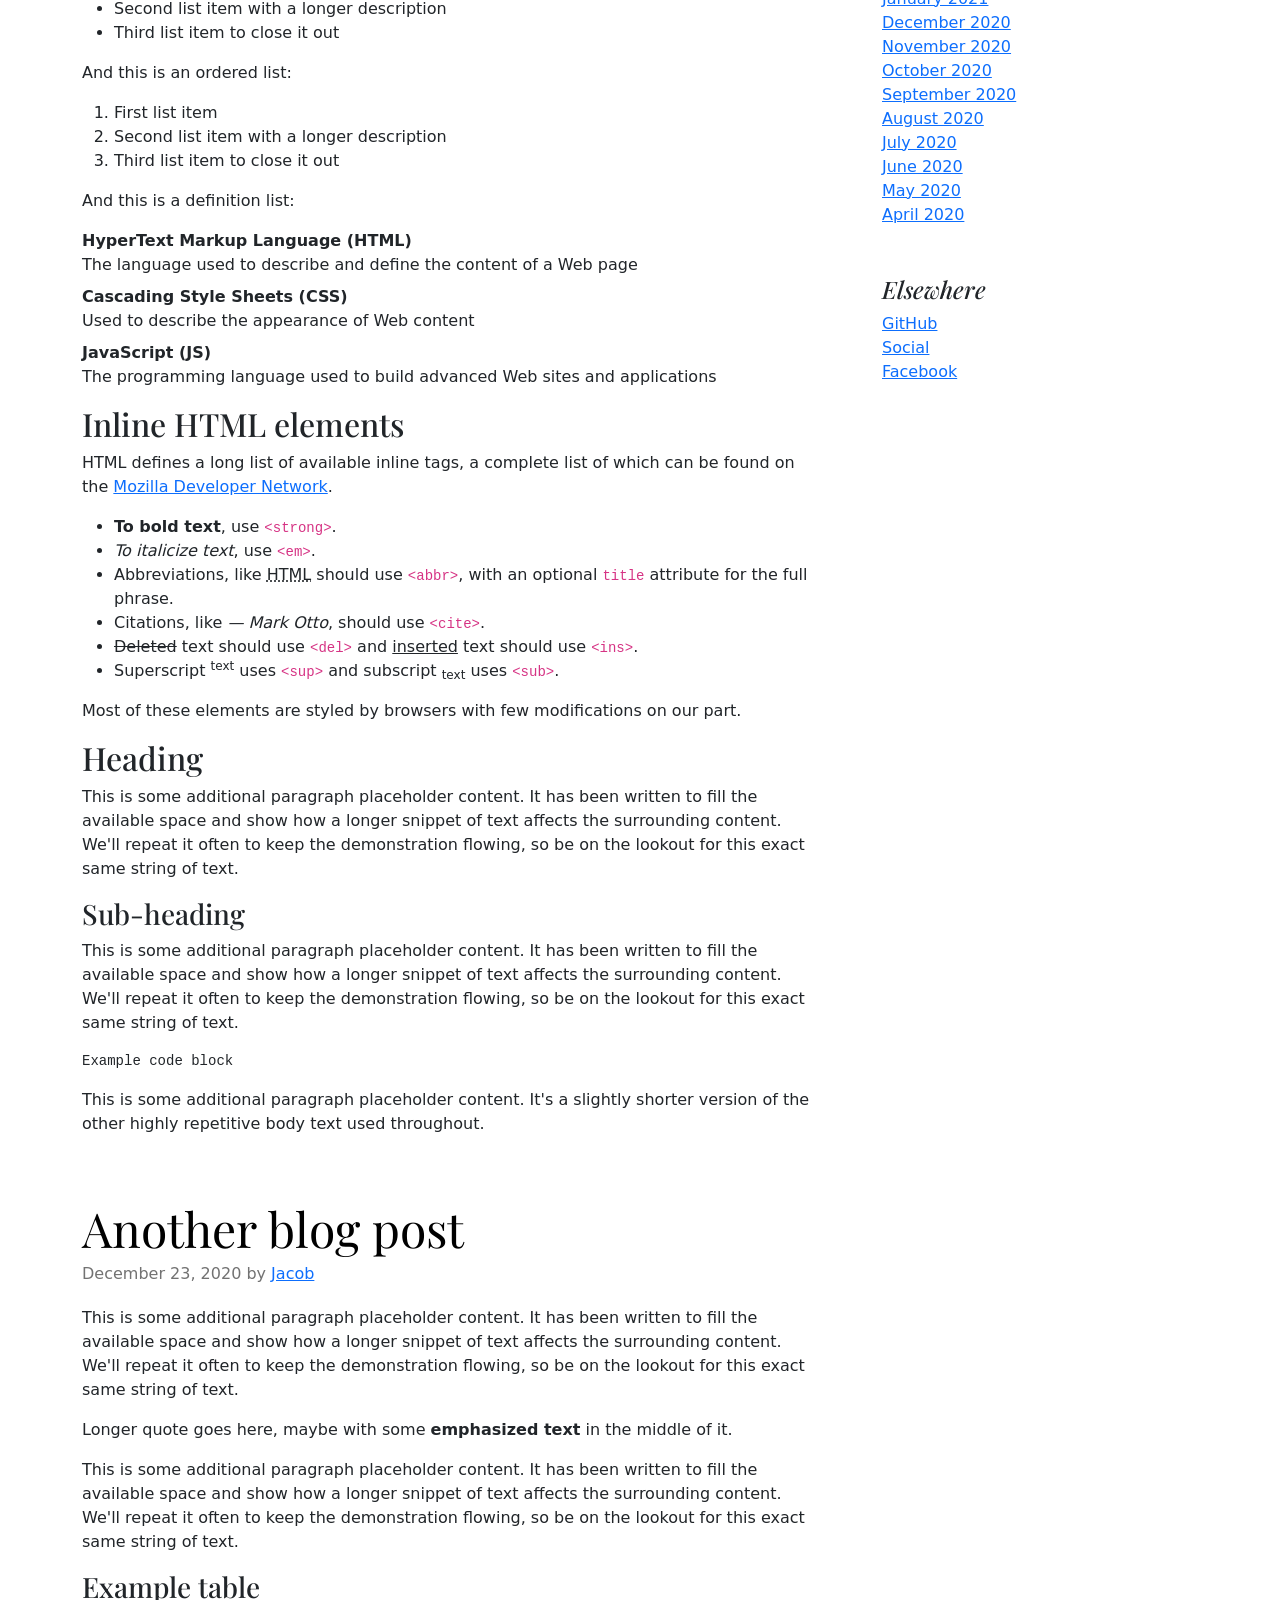
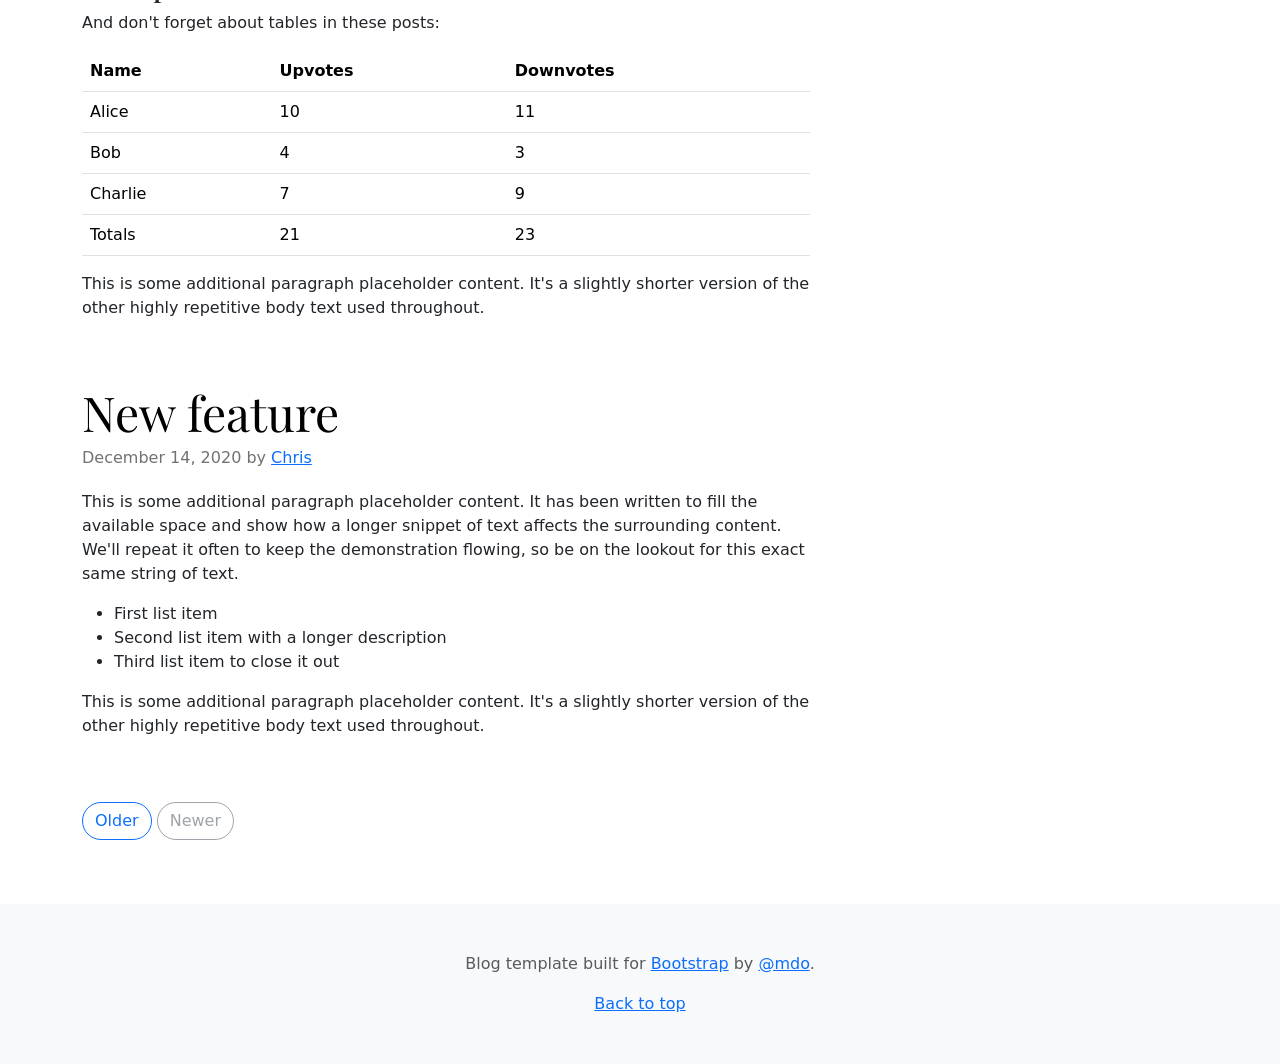
<file: bootstrap/blog/index.html>
<!doctype html>
<html lang="en" data-bs-theme="auto">
  <head>
    <meta charset="utf-8" />
    <meta name="viewport" content="width=device-width, initial-scale=1" />
    <meta name="description" content="" />
    <meta
      name="author"
      content="Mark Otto, Jacob Thornton, and Bootstrap contributors"
    />
    <meta name="generator" content="Astro v5.13.2" />
    <title>Blog Template · Bootstrap v5.3</title>
    <link
      rel="canonical"
      href="https://getbootstrap.com/docs/5.3/examples/blog/"
    />
    <script src="../assets/js/color-modes.js"></script>
    <link href="../assets/dist/css/bootstrap.min.css" rel="stylesheet" />
    <meta name="theme-color" content="#712cf9" />
    <link
      href="https://fonts.googleapis.com/css?family=Playfair+Display:700,900&display=swap"
      rel="stylesheet"
    />
    <link href="blog.css" rel="stylesheet" />
    <style>
      .bd-placeholder-img {
        font-size: 1.125rem;
        text-anchor: middle;
        -webkit-user-select: none;
        -moz-user-select: none;
        user-select: none;
      }
      @media (min-width: 768px) {
        .bd-placeholder-img-lg {
          font-size: 3.5rem;
        }
      }
      .b-example-divider {
        width: 100%;
        height: 3rem;
        background-color: #0000001a;
        border: solid rgba(0, 0, 0, 0.15);
        border-width: 1px 0;
        box-shadow:
          inset 0 0.5em 1.5em #0000001a,
          inset 0 0.125em 0.5em #00000026;
      }
      .b-example-vr {
        flex-shrink: 0;
        width: 1.5rem;
        height: 100vh;
      }
      .bi {
        vertical-align: -0.125em;
        fill: currentColor;
      }
      .nav-scroller {
        position: relative;
        z-index: 2;
        height: 2.75rem;
        overflow-y: hidden;
      }
      .nav-scroller .nav {
        display: flex;
        flex-wrap: nowrap;
        padding-bottom: 1rem;
        margin-top: -1px;
        overflow-x: auto;
        text-align: center;
        white-space: nowrap;
        -webkit-overflow-scrolling: touch;
      }
      .btn-bd-primary {
        --bd-violet-bg: #712cf9;
        --bd-violet-rgb: 112.520718, 44.062154, 249.437846;
        --bs-btn-font-weight: 600;
        --bs-btn-color: var(--bs-white);
        --bs-btn-bg: var(--bd-violet-bg);
        --bs-btn-border-color: var(--bd-violet-bg);
        --bs-btn-hover-color: var(--bs-white);
        --bs-btn-hover-bg: #6528e0;
        --bs-btn-hover-border-color: #6528e0;
        --bs-btn-focus-shadow-rgb: var(--bd-violet-rgb);
        --bs-btn-active-color: var(--bs-btn-hover-color);
        --bs-btn-active-bg: #5a23c8;
        --bs-btn-active-border-color: #5a23c8;
      }
      .bd-mode-toggle {
        z-index: 1500;
      }
      .bd-mode-toggle .bi {
        width: 1em;
        height: 1em;
      }
      .bd-mode-toggle .dropdown-menu .active .bi {
        display: block !important;
      }
    </style>
  </head>
  <body>
    <svg xmlns="http://www.w3.org/2000/svg" class="d-none">
      <symbol id="check2" viewBox="0 0 16 16">
        <path
          d="M13.854 3.646a.5.5 0 0 1 0 .708l-7 7a.5.5 0 0 1-.708 0l-3.5-3.5a.5.5 0 1 1 .708-.708L6.5 10.293l6.646-6.647a.5.5 0 0 1 .708 0z"
        ></path>
      </symbol>
      <symbol id="circle-half" viewBox="0 0 16 16">
        <path
          d="M8 15A7 7 0 1 0 8 1v14zm0 1A8 8 0 1 1 8 0a8 8 0 0 1 0 16z"
        ></path>
      </symbol>
      <symbol id="moon-stars-fill" viewBox="0 0 16 16">
        <path
          d="M6 .278a.768.768 0 0 1 .08.858 7.208 7.208 0 0 0-.878 3.46c0 4.021 3.278 7.277 7.318 7.277.527 0 1.04-.055 1.533-.16a.787.787 0 0 1 .81.316.733.733 0 0 1-.031.893A8.349 8.349 0 0 1 8.344 16C3.734 16 0 12.286 0 7.71 0 4.266 2.114 1.312 5.124.06A.752.752 0 0 1 6 .278z"
        ></path>
        <path
          d="M10.794 3.148a.217.217 0 0 1 .412 0l.387 1.162c.173.518.579.924 1.097 1.097l1.162.387a.217.217 0 0 1 0 .412l-1.162.387a1.734 1.734 0 0 0-1.097 1.097l-.387 1.162a.217.217 0 0 1-.412 0l-.387-1.162A1.734 1.734 0 0 0 9.31 6.593l-1.162-.387a.217.217 0 0 1 0-.412l1.162-.387a1.734 1.734 0 0 0 1.097-1.097l.387-1.162zM13.863.099a.145.145 0 0 1 .274 0l.258.774c.115.346.386.617.732.732l.774.258a.145.145 0 0 1 0 .274l-.774.258a1.156 1.156 0 0 0-.732.732l-.258.774a.145.145 0 0 1-.274 0l-.258-.774a1.156 1.156 0 0 0-.732-.732l-.774-.258a.145.145 0 0 1 0-.274l.774-.258c.346-.115.617-.386.732-.732L13.863.1z"
        ></path>
      </symbol>
      <symbol id="sun-fill" viewBox="0 0 16 16">
        <path
          d="M8 12a4 4 0 1 0 0-8 4 4 0 0 0 0 8zM8 0a.5.5 0 0 1 .5.5v2a.5.5 0 0 1-1 0v-2A.5.5 0 0 1 8 0zm0 13a.5.5 0 0 1 .5.5v2a.5.5 0 0 1-1 0v-2A.5.5 0 0 1 8 13zm8-5a.5.5 0 0 1-.5.5h-2a.5.5 0 0 1 0-1h2a.5.5 0 0 1 .5.5zM3 8a.5.5 0 0 1-.5.5h-2a.5.5 0 0 1 0-1h2A.5.5 0 0 1 3 8zm10.657-5.657a.5.5 0 0 1 0 .707l-1.414 1.415a.5.5 0 1 1-.707-.708l1.414-1.414a.5.5 0 0 1 .707 0zm-9.193 9.193a.5.5 0 0 1 0 .707L3.05 13.657a.5.5 0 0 1-.707-.707l1.414-1.414a.5.5 0 0 1 .707 0zm9.193 2.121a.5.5 0 0 1-.707 0l-1.414-1.414a.5.5 0 0 1 .707-.707l1.414 1.414a.5.5 0 0 1 0 .707zM4.464 4.465a.5.5 0 0 1-.707 0L2.343 3.05a.5.5 0 1 1 .707-.707l1.414 1.414a.5.5 0 0 1 0 .708z"
        ></path>
      </symbol>
    </svg>
    <div
      class="dropdown position-fixed bottom-0 end-0 mb-3 me-3 bd-mode-toggle"
    >
      <button
        class="btn btn-bd-primary py-2 dropdown-toggle d-flex align-items-center"
        id="bd-theme"
        type="button"
        aria-expanded="false"
        data-bs-toggle="dropdown"
        aria-label="Toggle theme (auto)"
      >
        <svg class="bi my-1 theme-icon-active" aria-hidden="true">
          <use href="#circle-half"></use>
        </svg>
        <span class="visually-hidden" id="bd-theme-text">Toggle theme</span>
      </button>
      <ul
        class="dropdown-menu dropdown-menu-end shadow"
        aria-labelledby="bd-theme-text"
      >
        <li>
          <button
            type="button"
            class="dropdown-item d-flex align-items-center"
            data-bs-theme-value="light"
            aria-pressed="false"
          >
            <svg class="bi me-2 opacity-50" aria-hidden="true">
              <use href="#sun-fill"></use>
            </svg>
            Light
            <svg class="bi ms-auto d-none" aria-hidden="true">
              <use href="#check2"></use>
            </svg>
          </button>
        </li>
        <li>
          <button
            type="button"
            class="dropdown-item d-flex align-items-center"
            data-bs-theme-value="dark"
            aria-pressed="false"
          >
            <svg class="bi me-2 opacity-50" aria-hidden="true">
              <use href="#moon-stars-fill"></use>
            </svg>
            Dark
            <svg class="bi ms-auto d-none" aria-hidden="true">
              <use href="#check2"></use>
            </svg>
          </button>
        </li>
        <li>
          <button
            type="button"
            class="dropdown-item d-flex align-items-center active"
            data-bs-theme-value="auto"
            aria-pressed="true"
          >
            <svg class="bi me-2 opacity-50" aria-hidden="true">
              <use href="#circle-half"></use>
            </svg>
            Auto
            <svg class="bi ms-auto d-none" aria-hidden="true">
              <use href="#check2"></use>
            </svg>
          </button>
        </li>
      </ul>
    </div>
    <svg xmlns="http://www.w3.org/2000/svg" class="d-none">
      <symbol
        id="aperture"
        fill="none"
        stroke="currentColor"
        stroke-linecap="round"
        stroke-linejoin="round"
        stroke-width="2"
        viewBox="0 0 24 24"
      >
        <circle cx="12" cy="12" r="10"></circle>
        <path
          d="M14.31 8l5.74 9.94M9.69 8h11.48M7.38 12l5.74-9.94M9.69 16L3.95 6.06M14.31 16H2.83m13.79-4l-5.74 9.94"
        ></path>
      </symbol>
      <symbol id="cart" viewBox="0 0 16 16">
        <path
          d="M0 1.5A.5.5 0 0 1 .5 1H2a.5.5 0 0 1 .485.379L2.89 3H14.5a.5.5 0 0 1 .49.598l-1 5a.5.5 0 0 1-.465.401l-9.397.472L4.415 11H13a.5.5 0 0 1 0 1H4a.5.5 0 0 1-.491-.408L2.01 3.607 1.61 2H.5a.5.5 0 0 1-.5-.5zM3.102 4l.84 4.479 9.144-.459L13.89 4H3.102zM5 12a2 2 0 1 0 0 4 2 2 0 0 0 0-4zm7 0a2 2 0 1 0 0 4 2 2 0 0 0 0-4zm-7 1a1 1 0 1 1 0 2 1 1 0 0 1 0-2zm7 0a1 1 0 1 1 0 2 1 1 0 0 1 0-2z"
        ></path>
      </symbol>
      <symbol id="chevron-right" viewBox="0 0 16 16">
        <path
          fill-rule="evenodd"
          d="M4.646 1.646a.5.5 0 0 1 .708 0l6 6a.5.5 0 0 1 0 .708l-6 6a.5.5 0 0 1-.708-.708L10.293 8 4.646 2.354a.5.5 0 0 1 0-.708z"
        ></path>
      </symbol>
    </svg>
    <div class="container">
      <header class="border-bottom lh-1 py-3">
        <div class="row flex-nowrap justify-content-between align-items-center">
          <div class="col-4 pt-1">
            <a class="link-secondary" href="#">Subscribe</a>
          </div>
          <div class="col-4 text-center">
            <a
              class="blog-header-logo text-body-emphasis text-decoration-none"
              href="#"
              >Large</a
            >
          </div>
          <div class="col-4 d-flex justify-content-end align-items-center">
            <a class="link-secondary" href="#" aria-label="Search">
              <svg
                xmlns="http://www.w3.org/2000/svg"
                width="20"
                height="20"
                fill="none"
                stroke="currentColor"
                stroke-linecap="round"
                stroke-linejoin="round"
                stroke-width="2"
                class="mx-3"
                role="img"
                viewBox="0 0 24 24"
              >
                <title>Search</title>
                <circle cx="10.5" cy="10.5" r="7.5"></circle>
                <path d="M21 21l-5.2-5.2"></path>
              </svg>
            </a>
            <a class="btn btn-sm btn-outline-secondary" href="#">Sign up</a>
          </div>
        </div>
      </header>
      <div class="nav-scroller py-1 mb-3 border-bottom">
        <nav class="nav nav-underline justify-content-between">
          <a class="nav-item nav-link link-body-emphasis active" href="#"
            >World</a
          >
          <a class="nav-item nav-link link-body-emphasis" href="#">U.S.</a>
          <a class="nav-item nav-link link-body-emphasis" href="#"
            >Technology</a
          >
          <a class="nav-item nav-link link-body-emphasis" href="#">Design</a>
          <a class="nav-item nav-link link-body-emphasis" href="#">Culture</a>
          <a class="nav-item nav-link link-body-emphasis" href="#">Business</a>
          <a class="nav-item nav-link link-body-emphasis" href="#">Politics</a>
          <a class="nav-item nav-link link-body-emphasis" href="#">Opinion</a>
          <a class="nav-item nav-link link-body-emphasis" href="#">Science</a>
          <a class="nav-item nav-link link-body-emphasis" href="#">Health</a>
          <a class="nav-item nav-link link-body-emphasis" href="#">Style</a>
          <a class="nav-item nav-link link-body-emphasis" href="#">Travel</a>
        </nav>
      </div>
    </div>
    <main class="container">
      <div class="p-4 p-md-5 mb-4 rounded text-body-emphasis bg-body-secondary">
        <div class="col-lg-6 px-0">
          <h1 class="display-4 fst-italic">
            Title of a longer featured blog post
          </h1>
          <p class="lead my-3">
            Multiple lines of text that form the lede, informing new readers
            quickly and efficiently about what’s most interesting in this post’s
            contents.
          </p>
          <p class="lead mb-0">
            <a href="#" class="text-body-emphasis fw-bold"
              >Continue reading...</a
            >
          </p>
        </div>
      </div>
      <div class="row mb-2">
        <div class="col-md-6">
          <div
            class="row g-0 border rounded overflow-hidden flex-md-row mb-4 shadow-sm h-md-250 position-relative"
          >
            <div class="col p-4 d-flex flex-column position-static">
              <strong class="d-inline-block mb-2 text-primary-emphasis"
                >World</strong
              >
              <h3 class="mb-0">Featured post</h3>
              <div class="mb-1 text-body-secondary">Nov 12</div>
              <p class="card-text mb-auto">
                This is a wider card with supporting text below as a natural
                lead-in to additional content.
              </p>
              <a
                href="#"
                class="icon-link gap-1 icon-link-hover stretched-link"
              >
                Continue reading
                <svg class="bi" aria-hidden="true">
                  <use xlink:href="#chevron-right"></use>
                </svg>
              </a>
            </div>
            <div class="col-auto d-none d-lg-block">
              <svg
                aria-label="Placeholder: Thumbnail"
                class="bd-placeholder-img"
                height="250"
                preserveAspectRatio="xMidYMid slice"
                role="img"
                width="200"
                xmlns="http://www.w3.org/2000/svg"
              >
                <title>Placeholder</title>
                <rect width="100%" height="100%" fill="#55595c"></rect>
                <text x="50%" y="50%" fill="#eceeef" dy=".3em">Thumbnail</text>
              </svg>
            </div>
          </div>
        </div>
        <div class="col-md-6">
          <div
            class="row g-0 border rounded overflow-hidden flex-md-row mb-4 shadow-sm h-md-250 position-relative"
          >
            <div class="col p-4 d-flex flex-column position-static">
              <strong class="d-inline-block mb-2 text-success-emphasis"
                >Design</strong
              >
              <h3 class="mb-0">Post title</h3>
              <div class="mb-1 text-body-secondary">Nov 11</div>
              <p class="mb-auto">
                This is a wider card with supporting text below as a natural
                lead-in to additional content.
              </p>
              <a
                href="#"
                class="icon-link gap-1 icon-link-hover stretched-link"
              >
                Continue reading
                <svg class="bi" aria-hidden="true">
                  <use xlink:href="#chevron-right"></use>
                </svg>
              </a>
            </div>
            <div class="col-auto d-none d-lg-block">
              <svg
                aria-label="Placeholder: Thumbnail"
                class="bd-placeholder-img"
                height="250"
                preserveAspectRatio="xMidYMid slice"
                role="img"
                width="200"
                xmlns="http://www.w3.org/2000/svg"
              >
                <title>Placeholder</title>
                <rect width="100%" height="100%" fill="#55595c"></rect>
                <text x="50%" y="50%" fill="#eceeef" dy=".3em">Thumbnail</text>
              </svg>
            </div>
          </div>
        </div>
      </div>
      <div class="row g-5">
        <div class="col-md-8">
          <h3 class="pb-4 mb-4 fst-italic border-bottom">From the Firehose</h3>
          <article class="blog-post">
            <h2 class="display-5 link-body-emphasis mb-1">Sample blog post</h2>
            <p class="blog-post-meta">
              January 1, 2021 by <a href="#">Mark</a>
            </p>
            <p>
              This blog post shows a few different types of content that’s
              supported and styled with Bootstrap. Basic typography, lists,
              tables, images, code, and more are all supported as expected.
            </p>
            <hr />
            <p>
              This is some additional paragraph placeholder content. It has been
              written to fill the available space and show how a longer snippet
              of text affects the surrounding content. We'll repeat it often to
              keep the demonstration flowing, so be on the lookout for this
              exact same string of text.
            </p>
            <h2>Blockquotes</h2>
            <p>This is an example blockquote in action:</p>
            <blockquote class="blockquote">
              <p>Quoted text goes here.</p>
            </blockquote>
            <p>
              This is some additional paragraph placeholder content. It has been
              written to fill the available space and show how a longer snippet
              of text affects the surrounding content. We'll repeat it often to
              keep the demonstration flowing, so be on the lookout for this
              exact same string of text.
            </p>
            <h3>Example lists</h3>
            <p>
              This is some additional paragraph placeholder content. It's a
              slightly shorter version of the other highly repetitive body text
              used throughout. This is an example unordered list:
            </p>
            <ul>
              <li>First list item</li>
              <li>Second list item with a longer description</li>
              <li>Third list item to close it out</li>
            </ul>
            <p>And this is an ordered list:</p>
            <ol>
              <li>First list item</li>
              <li>Second list item with a longer description</li>
              <li>Third list item to close it out</li>
            </ol>
            <p>And this is a definition list:</p>
            <dl>
              <dt>HyperText Markup Language (HTML)</dt>
              <dd>
                The language used to describe and define the content of a Web
                page
              </dd>
              <dt>Cascading Style Sheets (CSS)</dt>
              <dd>Used to describe the appearance of Web content</dd>
              <dt>JavaScript (JS)</dt>
              <dd>
                The programming language used to build advanced Web sites and
                applications
              </dd>
            </dl>
            <h2>Inline HTML elements</h2>
            <p>
              HTML defines a long list of available inline tags, a complete list
              of which can be found on the
              <a
                href="https://developer.mozilla.org/en-US/docs/Web/HTML/Element"
                >Mozilla Developer Network</a
              >.
            </p>
            <ul>
              <li>
                <strong>To bold text</strong>, use
                <code class="language-plaintext highlighter-rouge"
                  >&lt;strong&gt;</code
                >.
              </li>
              <li>
                <em>To italicize text</em>, use
                <code class="language-plaintext highlighter-rouge"
                  >&lt;em&gt;</code
                >.
              </li>
              <li>
                Abbreviations, like
                <abbr title="HyperText Markup Language">HTML</abbr> should use
                <code class="language-plaintext highlighter-rouge"
                  >&lt;abbr&gt;</code
                >, with an optional
                <code class="language-plaintext highlighter-rouge">title</code>
                attribute for the full phrase.
              </li>
              <li>
                Citations, like <cite>— Mark Otto</cite>, should use
                <code class="language-plaintext highlighter-rouge"
                  >&lt;cite&gt;</code
                >.
              </li>
              <li>
                <del>Deleted</del> text should use
                <code class="language-plaintext highlighter-rouge"
                  >&lt;del&gt;</code
                >
                and <ins>inserted</ins> text should use
                <code class="language-plaintext highlighter-rouge"
                  >&lt;ins&gt;</code
                >.
              </li>
              <li>
                Superscript <sup>text</sup> uses
                <code class="language-plaintext highlighter-rouge"
                  >&lt;sup&gt;</code
                >
                and subscript <sub>text</sub> uses
                <code class="language-plaintext highlighter-rouge"
                  >&lt;sub&gt;</code
                >.
              </li>
            </ul>
            <p>
              Most of these elements are styled by browsers with few
              modifications on our part.
            </p>
            <h2>Heading</h2>
            <p>
              This is some additional paragraph placeholder content. It has been
              written to fill the available space and show how a longer snippet
              of text affects the surrounding content. We'll repeat it often to
              keep the demonstration flowing, so be on the lookout for this
              exact same string of text.
            </p>
            <h3>Sub-heading</h3>
            <p>
              This is some additional paragraph placeholder content. It has been
              written to fill the available space and show how a longer snippet
              of text affects the surrounding content. We'll repeat it often to
              keep the demonstration flowing, so be on the lookout for this
              exact same string of text.
            </p>
            <pre><code>Example code block</code></pre>
            <p>
              This is some additional paragraph placeholder content. It's a
              slightly shorter version of the other highly repetitive body text
              used throughout.
            </p>
          </article>
          <article class="blog-post">
            <h2 class="display-5 link-body-emphasis mb-1">Another blog post</h2>
            <p class="blog-post-meta">
              December 23, 2020 by <a href="#">Jacob</a>
            </p>
            <p>
              This is some additional paragraph placeholder content. It has been
              written to fill the available space and show how a longer snippet
              of text affects the surrounding content. We'll repeat it often to
              keep the demonstration flowing, so be on the lookout for this
              exact same string of text.
            </p>
            <blockquote>
              <p>
                Longer quote goes here, maybe with some
                <strong>emphasized text</strong> in the middle of it.
              </p>
            </blockquote>
            <p>
              This is some additional paragraph placeholder content. It has been
              written to fill the available space and show how a longer snippet
              of text affects the surrounding content. We'll repeat it often to
              keep the demonstration flowing, so be on the lookout for this
              exact same string of text.
            </p>
            <h3>Example table</h3>
            <p>And don't forget about tables in these posts:</p>
            <table class="table">
              <thead>
                <tr>
                  <th>Name</th>
                  <th>Upvotes</th>
                  <th>Downvotes</th>
                </tr>
              </thead>
              <tbody>
                <tr>
                  <td>Alice</td>
                  <td>10</td>
                  <td>11</td>
                </tr>
                <tr>
                  <td>Bob</td>
                  <td>4</td>
                  <td>3</td>
                </tr>
                <tr>
                  <td>Charlie</td>
                  <td>7</td>
                  <td>9</td>
                </tr>
              </tbody>
              <tfoot>
                <tr>
                  <td>Totals</td>
                  <td>21</td>
                  <td>23</td>
                </tr>
              </tfoot>
            </table>
            <p>
              This is some additional paragraph placeholder content. It's a
              slightly shorter version of the other highly repetitive body text
              used throughout.
            </p>
          </article>
          <article class="blog-post">
            <h2 class="display-5 link-body-emphasis mb-1">New feature</h2>
            <p class="blog-post-meta">
              December 14, 2020 by <a href="#">Chris</a>
            </p>
            <p>
              This is some additional paragraph placeholder content. It has been
              written to fill the available space and show how a longer snippet
              of text affects the surrounding content. We'll repeat it often to
              keep the demonstration flowing, so be on the lookout for this
              exact same string of text.
            </p>
            <ul>
              <li>First list item</li>
              <li>Second list item with a longer description</li>
              <li>Third list item to close it out</li>
            </ul>
            <p>
              This is some additional paragraph placeholder content. It's a
              slightly shorter version of the other highly repetitive body text
              used throughout.
            </p>
          </article>
          <nav class="blog-pagination" aria-label="Pagination">
            <a class="btn btn-outline-primary rounded-pill" href="#">Older</a>
            <a
              class="btn btn-outline-secondary rounded-pill disabled"
              aria-disabled="true"
              >Newer</a
            >
          </nav>
        </div>
        <div class="col-md-4">
          <div class="position-sticky" style="top: 2rem">
            <div class="p-4 mb-3 bg-body-tertiary rounded">
              <h4 class="fst-italic">About</h4>
              <p class="mb-0">
                Customize this section to tell your visitors a little bit about
                your publication, writers, content, or something else entirely.
                Totally up to you.
              </p>
            </div>
            <div>
              <h4 class="fst-italic">Recent posts</h4>
              <ul class="list-unstyled">
                <li>
                  <a
                    class="d-flex flex-column flex-lg-row gap-3 align-items-start align-items-lg-center py-3 link-body-emphasis text-decoration-none border-top"
                    href="#"
                  >
                    <svg
                      aria-hidden="true"
                      class="bd-placeholder-img"
                      height="96"
                      preserveAspectRatio="xMidYMid slice"
                      width="100%"
                      xmlns="http://www.w3.org/2000/svg"
                    >
                      <rect width="100%" height="100%" fill="#777"></rect>
                    </svg>
                    <div class="col-lg-8">
                      <h6 class="mb-0">Example blog post title</h6>
                      <small class="text-body-secondary"
                        >January 15, 2024</small
                      >
                    </div>
                  </a>
                </li>
                <li>
                  <a
                    class="d-flex flex-column flex-lg-row gap-3 align-items-start align-items-lg-center py-3 link-body-emphasis text-decoration-none border-top"
                    href="#"
                  >
                    <svg
                      aria-hidden="true"
                      class="bd-placeholder-img"
                      height="96"
                      preserveAspectRatio="xMidYMid slice"
                      width="100%"
                      xmlns="http://www.w3.org/2000/svg"
                    >
                      <rect width="100%" height="100%" fill="#777"></rect>
                    </svg>
                    <div class="col-lg-8">
                      <h6 class="mb-0">This is another blog post title</h6>
                      <small class="text-body-secondary"
                        >January 14, 2024</small
                      >
                    </div>
                  </a>
                </li>
                <li>
                  <a
                    class="d-flex flex-column flex-lg-row gap-3 align-items-start align-items-lg-center py-3 link-body-emphasis text-decoration-none border-top"
                    href="#"
                  >
                    <svg
                      aria-hidden="true"
                      class="bd-placeholder-img"
                      height="96"
                      preserveAspectRatio="xMidYMid slice"
                      width="100%"
                      xmlns="http://www.w3.org/2000/svg"
                    >
                      <rect width="100%" height="100%" fill="#777"></rect>
                    </svg>
                    <div class="col-lg-8">
                      <h6 class="mb-0">
                        Longer blog post title: This one has multiple lines!
                      </h6>
                      <small class="text-body-secondary"
                        >January 13, 2024</small
                      >
                    </div>
                  </a>
                </li>
              </ul>
            </div>
            <div class="p-4">
              <h4 class="fst-italic">Archives</h4>
              <ol class="list-unstyled mb-0">
                <li><a href="#">March 2021</a></li>
                <li><a href="#">February 2021</a></li>
                <li><a href="#">January 2021</a></li>
                <li><a href="#">December 2020</a></li>
                <li><a href="#">November 2020</a></li>
                <li><a href="#">October 2020</a></li>
                <li><a href="#">September 2020</a></li>
                <li><a href="#">August 2020</a></li>
                <li><a href="#">July 2020</a></li>
                <li><a href="#">June 2020</a></li>
                <li><a href="#">May 2020</a></li>
                <li><a href="#">April 2020</a></li>
              </ol>
            </div>
            <div class="p-4">
              <h4 class="fst-italic">Elsewhere</h4>
              <ol class="list-unstyled">
                <li><a href="#">GitHub</a></li>
                <li><a href="#">Social</a></li>
                <li><a href="#">Facebook</a></li>
              </ol>
            </div>
          </div>
        </div>
      </div>
    </main>
    <footer class="py-5 text-center text-body-secondary bg-body-tertiary">
      <p>
        Blog template built for
        <a href="https://getbootstrap.com/">Bootstrap</a> by
        <a href="https://x.com/mdo">@mdo</a>.
      </p>
      <p class="mb-0"><a href="#">Back to top</a></p>
    </footer>
    <script
      src="../assets/dist/js/bootstrap.bundle.min.js"
      class="astro-vvvwv3sm"
    ></script>
  </body>
</html>
</file>
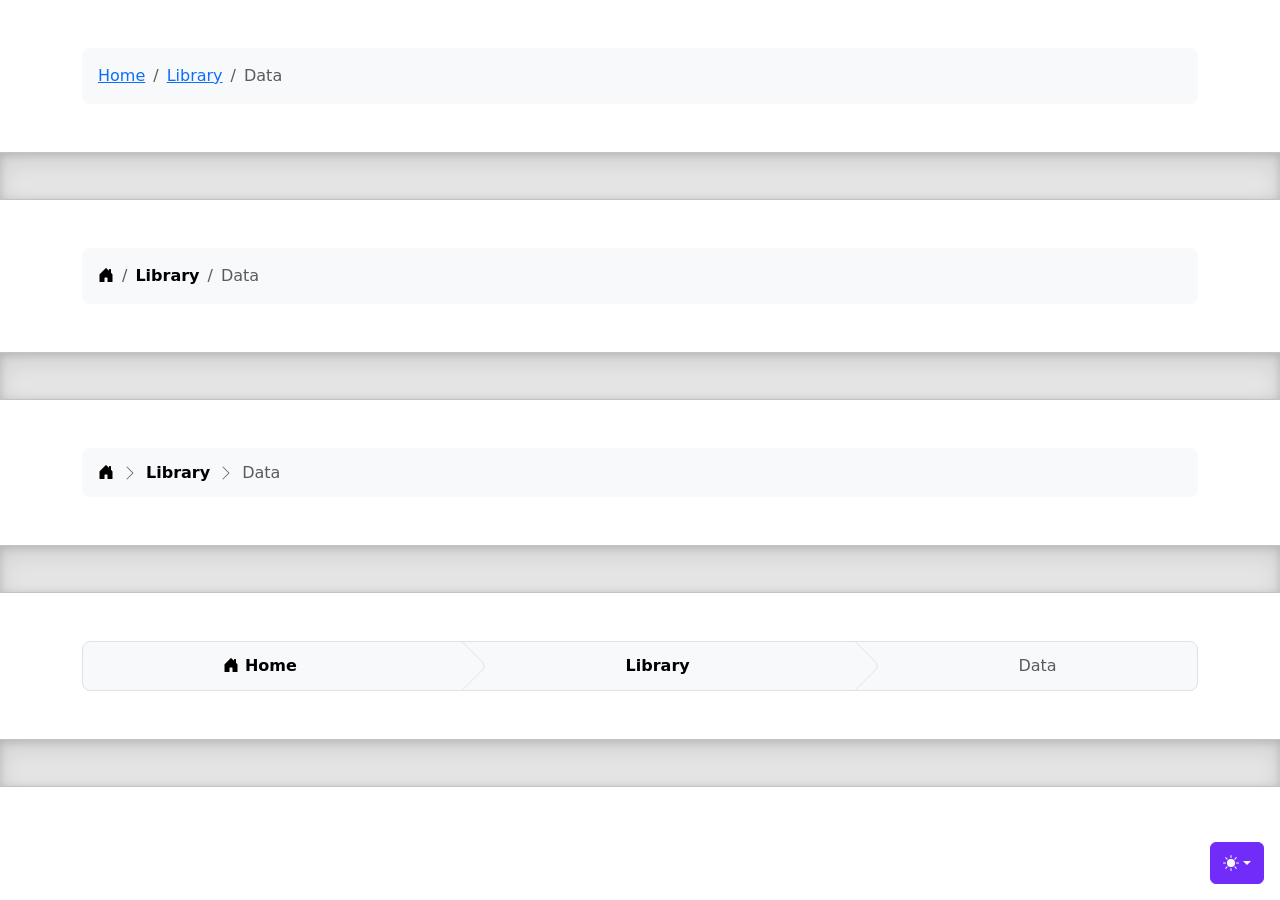
<file: bootstrap/breadcrumbs/index.html>
<!doctype html>
<html lang="en" data-bs-theme="auto">
  <head>
    <meta charset="utf-8" />
    <meta name="viewport" content="width=device-width, initial-scale=1" />
    <meta name="description" content="" />
    <meta
      name="author"
      content="Mark Otto, Jacob Thornton, and Bootstrap contributors"
    />
    <meta name="generator" content="Astro v5.13.2" />
    <title>Breadcrumbs · Bootstrap v5.3</title>
    <link
      rel="canonical"
      href="https://getbootstrap.com/docs/5.3/examples/breadcrumbs/"
    />
    <script src="../assets/js/color-modes.js"></script>
    <link href="../assets/dist/css/bootstrap.min.css" rel="stylesheet" />
    <meta name="theme-color" content="#712cf9" />
    <link href="breadcrumbs.css" rel="stylesheet" />
    <style>
      .bd-placeholder-img {
        font-size: 1.125rem;
        text-anchor: middle;
        -webkit-user-select: none;
        -moz-user-select: none;
        user-select: none;
      }
      @media (min-width: 768px) {
        .bd-placeholder-img-lg {
          font-size: 3.5rem;
        }
      }
      .b-example-divider {
        width: 100%;
        height: 3rem;
        background-color: #0000001a;
        border: solid rgba(0, 0, 0, 0.15);
        border-width: 1px 0;
        box-shadow:
          inset 0 0.5em 1.5em #0000001a,
          inset 0 0.125em 0.5em #00000026;
      }
      .b-example-vr {
        flex-shrink: 0;
        width: 1.5rem;
        height: 100vh;
      }
      .bi {
        vertical-align: -0.125em;
        fill: currentColor;
      }
      .nav-scroller {
        position: relative;
        z-index: 2;
        height: 2.75rem;
        overflow-y: hidden;
      }
      .nav-scroller .nav {
        display: flex;
        flex-wrap: nowrap;
        padding-bottom: 1rem;
        margin-top: -1px;
        overflow-x: auto;
        text-align: center;
        white-space: nowrap;
        -webkit-overflow-scrolling: touch;
      }
      .btn-bd-primary {
        --bd-violet-bg: #712cf9;
        --bd-violet-rgb: 112.520718, 44.062154, 249.437846;
        --bs-btn-font-weight: 600;
        --bs-btn-color: var(--bs-white);
        --bs-btn-bg: var(--bd-violet-bg);
        --bs-btn-border-color: var(--bd-violet-bg);
        --bs-btn-hover-color: var(--bs-white);
        --bs-btn-hover-bg: #6528e0;
        --bs-btn-hover-border-color: #6528e0;
        --bs-btn-focus-shadow-rgb: var(--bd-violet-rgb);
        --bs-btn-active-color: var(--bs-btn-hover-color);
        --bs-btn-active-bg: #5a23c8;
        --bs-btn-active-border-color: #5a23c8;
      }
      .bd-mode-toggle {
        z-index: 1500;
      }
      .bd-mode-toggle .bi {
        width: 1em;
        height: 1em;
      }
      .bd-mode-toggle .dropdown-menu .active .bi {
        display: block !important;
      }
    </style>
  </head>
  <body>
    <svg xmlns="http://www.w3.org/2000/svg" class="d-none">
      <symbol id="check2" viewBox="0 0 16 16">
        <path
          d="M13.854 3.646a.5.5 0 0 1 0 .708l-7 7a.5.5 0 0 1-.708 0l-3.5-3.5a.5.5 0 1 1 .708-.708L6.5 10.293l6.646-6.647a.5.5 0 0 1 .708 0z"
        ></path>
      </symbol>
      <symbol id="circle-half" viewBox="0 0 16 16">
        <path
          d="M8 15A7 7 0 1 0 8 1v14zm0 1A8 8 0 1 1 8 0a8 8 0 0 1 0 16z"
        ></path>
      </symbol>
      <symbol id="moon-stars-fill" viewBox="0 0 16 16">
        <path
          d="M6 .278a.768.768 0 0 1 .08.858 7.208 7.208 0 0 0-.878 3.46c0 4.021 3.278 7.277 7.318 7.277.527 0 1.04-.055 1.533-.16a.787.787 0 0 1 .81.316.733.733 0 0 1-.031.893A8.349 8.349 0 0 1 8.344 16C3.734 16 0 12.286 0 7.71 0 4.266 2.114 1.312 5.124.06A.752.752 0 0 1 6 .278z"
        ></path>
        <path
          d="M10.794 3.148a.217.217 0 0 1 .412 0l.387 1.162c.173.518.579.924 1.097 1.097l1.162.387a.217.217 0 0 1 0 .412l-1.162.387a1.734 1.734 0 0 0-1.097 1.097l-.387 1.162a.217.217 0 0 1-.412 0l-.387-1.162A1.734 1.734 0 0 0 9.31 6.593l-1.162-.387a.217.217 0 0 1 0-.412l1.162-.387a1.734 1.734 0 0 0 1.097-1.097l.387-1.162zM13.863.099a.145.145 0 0 1 .274 0l.258.774c.115.346.386.617.732.732l.774.258a.145.145 0 0 1 0 .274l-.774.258a1.156 1.156 0 0 0-.732.732l-.258.774a.145.145 0 0 1-.274 0l-.258-.774a1.156 1.156 0 0 0-.732-.732l-.774-.258a.145.145 0 0 1 0-.274l.774-.258c.346-.115.617-.386.732-.732L13.863.1z"
        ></path>
      </symbol>
      <symbol id="sun-fill" viewBox="0 0 16 16">
        <path
          d="M8 12a4 4 0 1 0 0-8 4 4 0 0 0 0 8zM8 0a.5.5 0 0 1 .5.5v2a.5.5 0 0 1-1 0v-2A.5.5 0 0 1 8 0zm0 13a.5.5 0 0 1 .5.5v2a.5.5 0 0 1-1 0v-2A.5.5 0 0 1 8 13zm8-5a.5.5 0 0 1-.5.5h-2a.5.5 0 0 1 0-1h2a.5.5 0 0 1 .5.5zM3 8a.5.5 0 0 1-.5.5h-2a.5.5 0 0 1 0-1h2A.5.5 0 0 1 3 8zm10.657-5.657a.5.5 0 0 1 0 .707l-1.414 1.415a.5.5 0 1 1-.707-.708l1.414-1.414a.5.5 0 0 1 .707 0zm-9.193 9.193a.5.5 0 0 1 0 .707L3.05 13.657a.5.5 0 0 1-.707-.707l1.414-1.414a.5.5 0 0 1 .707 0zm9.193 2.121a.5.5 0 0 1-.707 0l-1.414-1.414a.5.5 0 0 1 .707-.707l1.414 1.414a.5.5 0 0 1 0 .707zM4.464 4.465a.5.5 0 0 1-.707 0L2.343 3.05a.5.5 0 1 1 .707-.707l1.414 1.414a.5.5 0 0 1 0 .708z"
        ></path>
      </symbol>
    </svg>
    <div
      class="dropdown position-fixed bottom-0 end-0 mb-3 me-3 bd-mode-toggle"
    >
      <button
        class="btn btn-bd-primary py-2 dropdown-toggle d-flex align-items-center"
        id="bd-theme"
        type="button"
        aria-expanded="false"
        data-bs-toggle="dropdown"
        aria-label="Toggle theme (auto)"
      >
        <svg class="bi my-1 theme-icon-active" aria-hidden="true">
          <use href="#circle-half"></use>
        </svg>
        <span class="visually-hidden" id="bd-theme-text">Toggle theme</span>
      </button>
      <ul
        class="dropdown-menu dropdown-menu-end shadow"
        aria-labelledby="bd-theme-text"
      >
        <li>
          <button
            type="button"
            class="dropdown-item d-flex align-items-center"
            data-bs-theme-value="light"
            aria-pressed="false"
          >
            <svg class="bi me-2 opacity-50" aria-hidden="true">
              <use href="#sun-fill"></use>
            </svg>
            Light
            <svg class="bi ms-auto d-none" aria-hidden="true">
              <use href="#check2"></use>
            </svg>
          </button>
        </li>
        <li>
          <button
            type="button"
            class="dropdown-item d-flex align-items-center"
            data-bs-theme-value="dark"
            aria-pressed="false"
          >
            <svg class="bi me-2 opacity-50" aria-hidden="true">
              <use href="#moon-stars-fill"></use>
            </svg>
            Dark
            <svg class="bi ms-auto d-none" aria-hidden="true">
              <use href="#check2"></use>
            </svg>
          </button>
        </li>
        <li>
          <button
            type="button"
            class="dropdown-item d-flex align-items-center active"
            data-bs-theme-value="auto"
            aria-pressed="true"
          >
            <svg class="bi me-2 opacity-50" aria-hidden="true">
              <use href="#circle-half"></use>
            </svg>
            Auto
            <svg class="bi ms-auto d-none" aria-hidden="true">
              <use href="#check2"></use>
            </svg>
          </button>
        </li>
      </ul>
    </div>
    <svg xmlns="http://www.w3.org/2000/svg" class="d-none">
      <symbol id="house-door-fill" viewBox="0 0 16 16">
        <path
          d="M6.5 14.5v-3.505c0-.245.25-.495.5-.495h2c.25 0 .5.25.5.5v3.5a.5.5 0 0 0 .5.5h4a.5.5 0 0 0 .5-.5v-7a.5.5 0 0 0-.146-.354L13 5.793V2.5a.5.5 0 0 0-.5-.5h-1a.5.5 0 0 0-.5.5v1.293L8.354 1.146a.5.5 0 0 0-.708 0l-6 6A.5.5 0 0 0 1.5 7.5v7a.5.5 0 0 0 .5.5h4a.5.5 0 0 0 .5-.5z"
        ></path>
      </symbol>
    </svg>
    <div class="container my-5">
      <nav aria-label="breadcrumb">
        <ol class="breadcrumb p-3 bg-body-tertiary rounded-3">
          <li class="breadcrumb-item"><a href="#">Home</a></li>
          <li class="breadcrumb-item"><a href="#">Library</a></li>
          <li class="breadcrumb-item active" aria-current="page">Data</li>
        </ol>
      </nav>
    </div>
    <div class="b-example-divider"></div>
    <div class="container my-5">
      <nav aria-label="breadcrumb">
        <ol class="breadcrumb p-3 bg-body-tertiary rounded-3">
          <li class="breadcrumb-item">
            <a class="link-body-emphasis" href="#">
              <svg class="bi" width="16" height="16" aria-hidden="true">
                <use xlink:href="#house-door-fill"></use>
              </svg>
              <span class="visually-hidden">Home</span>
            </a>
          </li>
          <li class="breadcrumb-item">
            <a
              class="link-body-emphasis fw-semibold text-decoration-none"
              href="#"
              >Library</a
            >
          </li>
          <li class="breadcrumb-item active" aria-current="page">Data</li>
        </ol>
      </nav>
    </div>
    <div class="b-example-divider"></div>
    <div class="container my-5">
      <nav aria-label="breadcrumb">
        <ol
          class="breadcrumb breadcrumb-chevron p-3 bg-body-tertiary rounded-3"
        >
          <li class="breadcrumb-item">
            <a class="link-body-emphasis" href="#">
              <svg class="bi" width="16" height="16" aria-hidden="true">
                <use xlink:href="#house-door-fill"></use>
              </svg>
              <span class="visually-hidden">Home</span>
            </a>
          </li>
          <li class="breadcrumb-item">
            <a
              class="link-body-emphasis fw-semibold text-decoration-none"
              href="#"
              >Library</a
            >
          </li>
          <li class="breadcrumb-item active" aria-current="page">Data</li>
        </ol>
      </nav>
    </div>
    <div class="b-example-divider"></div>
    <div class="container my-5">
      <nav aria-label="breadcrumb">
        <ol
          class="breadcrumb breadcrumb-custom overflow-hidden text-center bg-body-tertiary border rounded-3"
        >
          <li class="breadcrumb-item">
            <a
              class="link-body-emphasis fw-semibold text-decoration-none"
              href="#"
            >
              <svg class="bi" width="16" height="16" aria-hidden="true">
                <use xlink:href="#house-door-fill"></use>
              </svg>
              Home
            </a>
          </li>
          <li class="breadcrumb-item">
            <a
              class="link-body-emphasis fw-semibold text-decoration-none"
              href="#"
              >Library</a
            >
          </li>
          <li class="breadcrumb-item active" aria-current="page">Data</li>
        </ol>
      </nav>
    </div>
    <div class="b-example-divider"></div>
    <script
      src="../assets/dist/js/bootstrap.bundle.min.js"
      class="astro-vvvwv3sm"
    ></script>
  </body>
</html>
</file>
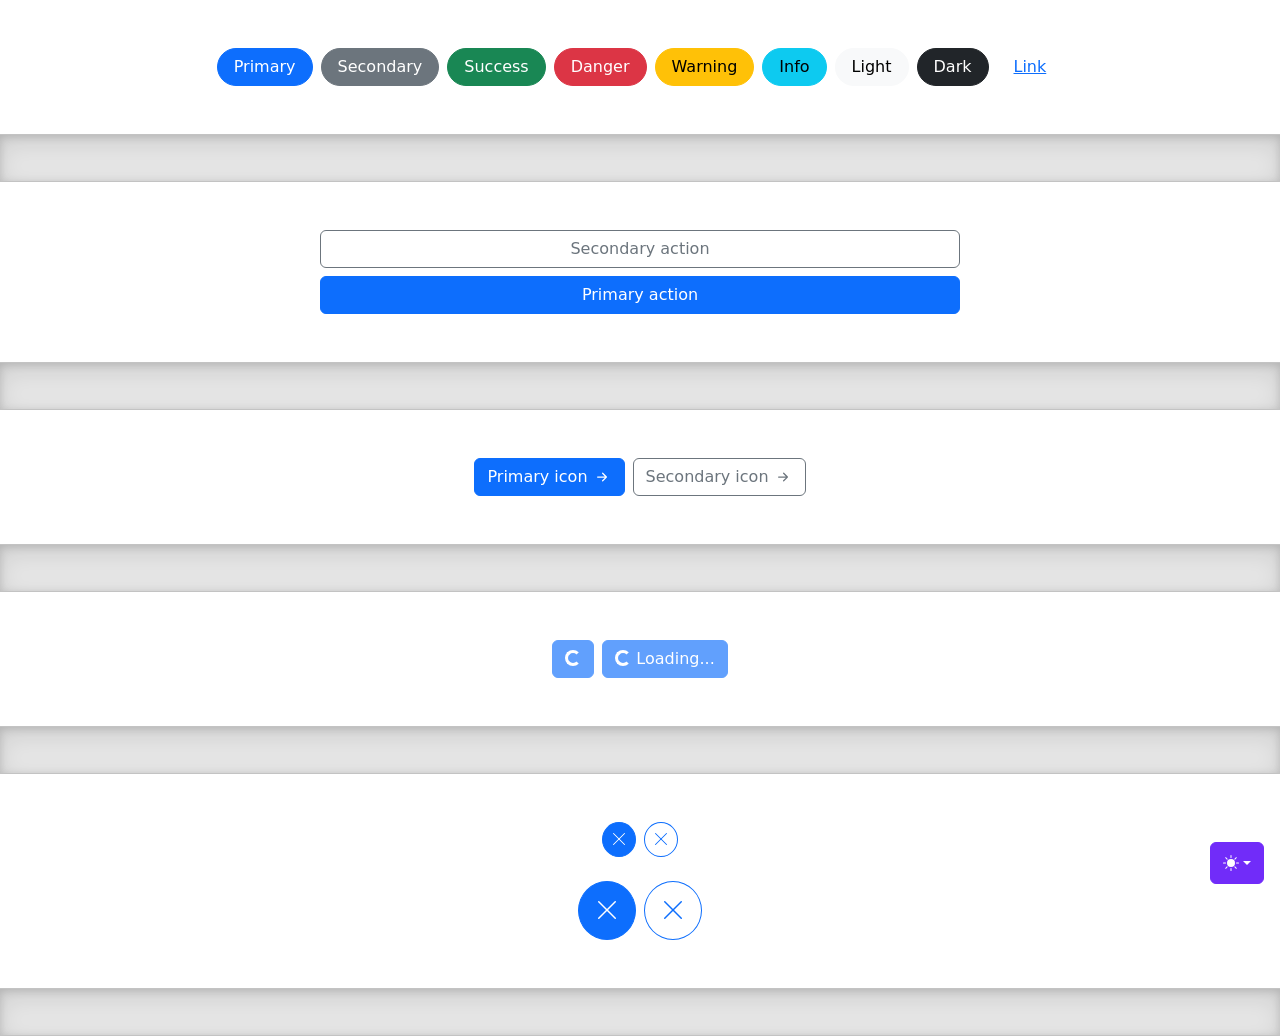
<file: bootstrap/buttons/index.html>
<!doctype html>
<html lang="en" data-bs-theme="auto">
  <head>
    <meta charset="utf-8" />
    <meta name="viewport" content="width=device-width, initial-scale=1" />
    <meta name="description" content="" />
    <meta
      name="author"
      content="Mark Otto, Jacob Thornton, and Bootstrap contributors"
    />
    <meta name="generator" content="Astro v5.13.2" />
    <title>Buttons · Bootstrap v5.3</title>
    <link
      rel="canonical"
      href="https://getbootstrap.com/docs/5.3/examples/buttons/"
    />
    <script src="../assets/js/color-modes.js"></script>
    <link href="../assets/dist/css/bootstrap.min.css" rel="stylesheet" />
    <meta name="theme-color" content="#712cf9" />
    <style>
      .bd-placeholder-img {
        font-size: 1.125rem;
        text-anchor: middle;
        -webkit-user-select: none;
        -moz-user-select: none;
        user-select: none;
      }
      @media (min-width: 768px) {
        .bd-placeholder-img-lg {
          font-size: 3.5rem;
        }
      }
      .b-example-divider {
        width: 100%;
        height: 3rem;
        background-color: #0000001a;
        border: solid rgba(0, 0, 0, 0.15);
        border-width: 1px 0;
        box-shadow:
          inset 0 0.5em 1.5em #0000001a,
          inset 0 0.125em 0.5em #00000026;
      }
      .b-example-vr {
        flex-shrink: 0;
        width: 1.5rem;
        height: 100vh;
      }
      .bi {
        vertical-align: -0.125em;
        fill: currentColor;
      }
      .nav-scroller {
        position: relative;
        z-index: 2;
        height: 2.75rem;
        overflow-y: hidden;
      }
      .nav-scroller .nav {
        display: flex;
        flex-wrap: nowrap;
        padding-bottom: 1rem;
        margin-top: -1px;
        overflow-x: auto;
        text-align: center;
        white-space: nowrap;
        -webkit-overflow-scrolling: touch;
      }
      .btn-bd-primary {
        --bd-violet-bg: #712cf9;
        --bd-violet-rgb: 112.520718, 44.062154, 249.437846;
        --bs-btn-font-weight: 600;
        --bs-btn-color: var(--bs-white);
        --bs-btn-bg: var(--bd-violet-bg);
        --bs-btn-border-color: var(--bd-violet-bg);
        --bs-btn-hover-color: var(--bs-white);
        --bs-btn-hover-bg: #6528e0;
        --bs-btn-hover-border-color: #6528e0;
        --bs-btn-focus-shadow-rgb: var(--bd-violet-rgb);
        --bs-btn-active-color: var(--bs-btn-hover-color);
        --bs-btn-active-bg: #5a23c8;
        --bs-btn-active-border-color: #5a23c8;
      }
      .bd-mode-toggle {
        z-index: 1500;
      }
      .bd-mode-toggle .bi {
        width: 1em;
        height: 1em;
      }
      .bd-mode-toggle .dropdown-menu .active .bi {
        display: block !important;
      }
    </style>
  </head>
  <body>
    <svg xmlns="http://www.w3.org/2000/svg" class="d-none">
      <symbol id="check2" viewBox="0 0 16 16">
        <path
          d="M13.854 3.646a.5.5 0 0 1 0 .708l-7 7a.5.5 0 0 1-.708 0l-3.5-3.5a.5.5 0 1 1 .708-.708L6.5 10.293l6.646-6.647a.5.5 0 0 1 .708 0z"
        ></path>
      </symbol>
      <symbol id="circle-half" viewBox="0 0 16 16">
        <path
          d="M8 15A7 7 0 1 0 8 1v14zm0 1A8 8 0 1 1 8 0a8 8 0 0 1 0 16z"
        ></path>
      </symbol>
      <symbol id="moon-stars-fill" viewBox="0 0 16 16">
        <path
          d="M6 .278a.768.768 0 0 1 .08.858 7.208 7.208 0 0 0-.878 3.46c0 4.021 3.278 7.277 7.318 7.277.527 0 1.04-.055 1.533-.16a.787.787 0 0 1 .81.316.733.733 0 0 1-.031.893A8.349 8.349 0 0 1 8.344 16C3.734 16 0 12.286 0 7.71 0 4.266 2.114 1.312 5.124.06A.752.752 0 0 1 6 .278z"
        ></path>
        <path
          d="M10.794 3.148a.217.217 0 0 1 .412 0l.387 1.162c.173.518.579.924 1.097 1.097l1.162.387a.217.217 0 0 1 0 .412l-1.162.387a1.734 1.734 0 0 0-1.097 1.097l-.387 1.162a.217.217 0 0 1-.412 0l-.387-1.162A1.734 1.734 0 0 0 9.31 6.593l-1.162-.387a.217.217 0 0 1 0-.412l1.162-.387a1.734 1.734 0 0 0 1.097-1.097l.387-1.162zM13.863.099a.145.145 0 0 1 .274 0l.258.774c.115.346.386.617.732.732l.774.258a.145.145 0 0 1 0 .274l-.774.258a1.156 1.156 0 0 0-.732.732l-.258.774a.145.145 0 0 1-.274 0l-.258-.774a1.156 1.156 0 0 0-.732-.732l-.774-.258a.145.145 0 0 1 0-.274l.774-.258c.346-.115.617-.386.732-.732L13.863.1z"
        ></path>
      </symbol>
      <symbol id="sun-fill" viewBox="0 0 16 16">
        <path
          d="M8 12a4 4 0 1 0 0-8 4 4 0 0 0 0 8zM8 0a.5.5 0 0 1 .5.5v2a.5.5 0 0 1-1 0v-2A.5.5 0 0 1 8 0zm0 13a.5.5 0 0 1 .5.5v2a.5.5 0 0 1-1 0v-2A.5.5 0 0 1 8 13zm8-5a.5.5 0 0 1-.5.5h-2a.5.5 0 0 1 0-1h2a.5.5 0 0 1 .5.5zM3 8a.5.5 0 0 1-.5.5h-2a.5.5 0 0 1 0-1h2A.5.5 0 0 1 3 8zm10.657-5.657a.5.5 0 0 1 0 .707l-1.414 1.415a.5.5 0 1 1-.707-.708l1.414-1.414a.5.5 0 0 1 .707 0zm-9.193 9.193a.5.5 0 0 1 0 .707L3.05 13.657a.5.5 0 0 1-.707-.707l1.414-1.414a.5.5 0 0 1 .707 0zm9.193 2.121a.5.5 0 0 1-.707 0l-1.414-1.414a.5.5 0 0 1 .707-.707l1.414 1.414a.5.5 0 0 1 0 .707zM4.464 4.465a.5.5 0 0 1-.707 0L2.343 3.05a.5.5 0 1 1 .707-.707l1.414 1.414a.5.5 0 0 1 0 .708z"
        ></path>
      </symbol>
    </svg>
    <div
      class="dropdown position-fixed bottom-0 end-0 mb-3 me-3 bd-mode-toggle"
    >
      <button
        class="btn btn-bd-primary py-2 dropdown-toggle d-flex align-items-center"
        id="bd-theme"
        type="button"
        aria-expanded="false"
        data-bs-toggle="dropdown"
        aria-label="Toggle theme (auto)"
      >
        <svg class="bi my-1 theme-icon-active" aria-hidden="true">
          <use href="#circle-half"></use>
        </svg>
        <span class="visually-hidden" id="bd-theme-text">Toggle theme</span>
      </button>
      <ul
        class="dropdown-menu dropdown-menu-end shadow"
        aria-labelledby="bd-theme-text"
      >
        <li>
          <button
            type="button"
            class="dropdown-item d-flex align-items-center"
            data-bs-theme-value="light"
            aria-pressed="false"
          >
            <svg class="bi me-2 opacity-50" aria-hidden="true">
              <use href="#sun-fill"></use>
            </svg>
            Light
            <svg class="bi ms-auto d-none" aria-hidden="true">
              <use href="#check2"></use>
            </svg>
          </button>
        </li>
        <li>
          <button
            type="button"
            class="dropdown-item d-flex align-items-center"
            data-bs-theme-value="dark"
            aria-pressed="false"
          >
            <svg class="bi me-2 opacity-50" aria-hidden="true">
              <use href="#moon-stars-fill"></use>
            </svg>
            Dark
            <svg class="bi ms-auto d-none" aria-hidden="true">
              <use href="#check2"></use>
            </svg>
          </button>
        </li>
        <li>
          <button
            type="button"
            class="dropdown-item d-flex align-items-center active"
            data-bs-theme-value="auto"
            aria-pressed="true"
          >
            <svg class="bi me-2 opacity-50" aria-hidden="true">
              <use href="#circle-half"></use>
            </svg>
            Auto
            <svg class="bi ms-auto d-none" aria-hidden="true">
              <use href="#check2"></use>
            </svg>
          </button>
        </li>
      </ul>
    </div>
    <svg xmlns="http://www.w3.org/2000/svg" class="d-none">
      <symbol id="arrow-right-short" viewBox="0 0 16 16">
        <path
          fill-rule="evenodd"
          d="M4 8a.5.5 0 0 1 .5-.5h5.793L8.146 5.354a.5.5 0 1 1 .708-.708l3 3a.5.5 0 0 1 0 .708l-3 3a.5.5 0 0 1-.708-.708L10.293 8.5H4.5A.5.5 0 0 1 4 8z"
        ></path>
      </symbol>
      <symbol id="x-lg" viewBox="0 0 16 16">
        <path
          fill-rule="evenodd"
          d="M13.854 2.146a.5.5 0 0 1 0 .708l-11 11a.5.5 0 0 1-.708-.708l11-11a.5.5 0 0 1 .708 0Z"
        ></path>
        <path
          fill-rule="evenodd"
          d="M2.146 2.146a.5.5 0 0 0 0 .708l11 11a.5.5 0 0 0 .708-.708l-11-11a.5.5 0 0 0-.708 0Z"
        ></path>
      </symbol>
    </svg>
    <div class="d-flex gap-2 justify-content-center py-5">
      <button class="btn btn-primary rounded-pill px-3" type="button">
        Primary
      </button>
      <button class="btn btn-secondary rounded-pill px-3" type="button">
        Secondary
      </button>
      <button class="btn btn-success rounded-pill px-3" type="button">
        Success
      </button>
      <button class="btn btn-danger rounded-pill px-3" type="button">
        Danger
      </button>
      <button class="btn btn-warning rounded-pill px-3" type="button">
        Warning
      </button>
      <button class="btn btn-info rounded-pill px-3" type="button">Info</button>
      <button class="btn btn-light rounded-pill px-3" type="button">
        Light
      </button>
      <button class="btn btn-dark rounded-pill px-3" type="button">Dark</button>
      <button class="btn btn-link rounded-pill px-3" type="button">Link</button>
    </div>
    <div class="b-example-divider"></div>
    <div class="col-lg-6 col-xxl-4 my-5 mx-auto">
      <div class="d-grid gap-2">
        <button class="btn btn-outline-secondary" type="button">
          Secondary action
        </button>
        <button class="btn btn-primary" type="button">Primary action</button>
      </div>
    </div>
    <div class="b-example-divider"></div>
    <div class="d-flex gap-2 justify-content-center py-5">
      <button
        class="btn btn-primary d-inline-flex align-items-center"
        type="button"
      >
        Primary icon
        <svg class="bi ms-1" width="20" height="20" aria-hidden="true">
          <use xlink:href="#arrow-right-short"></use>
        </svg>
      </button>
      <button
        class="btn btn-outline-secondary d-inline-flex align-items-center"
        type="button"
      >
        Secondary icon
        <svg class="bi ms-1" width="20" height="20" aria-hidden="true">
          <use xlink:href="#arrow-right-short"></use>
        </svg>
      </button>
    </div>
    <div class="b-example-divider"></div>
    <div class="d-flex gap-2 justify-content-center py-5">
      <button class="btn btn-primary" type="button" disabled>
        <span
          class="spinner-border spinner-border-sm"
          aria-hidden="true"
        ></span>
        <span class="visually-hidden" role="status">Loading...</span>
      </button>
      <button class="btn btn-primary" type="button" disabled>
        <span
          class="spinner-border spinner-border-sm"
          aria-hidden="true"
        ></span>
        <span role="status">Loading...</span>
      </button>
    </div>
    <div class="b-example-divider"></div>
    <div class="d-flex gap-2 justify-content-center pt-5 pb-4">
      <button class="btn btn-primary rounded-circle p-2 lh-1" type="button">
        <svg class="bi" width="16" height="16" aria-hidden="true">
          <use xlink:href="#x-lg"></use>
        </svg>
        <span class="visually-hidden">Dismiss</span>
      </button>
      <button
        class="btn btn-outline-primary rounded-circle p-2 lh-1"
        type="button"
      >
        <svg class="bi" width="16" height="16" aria-hidden="true">
          <use xlink:href="#x-lg"></use>
        </svg>
        <span class="visually-hidden">Dismiss</span>
      </button>
    </div>
    <div class="d-flex gap-2 justify-content-center pb-5">
      <button class="btn btn-primary rounded-circle p-3 lh-1" type="button">
        <svg class="bi" width="24" height="24" aria-hidden="true">
          <use xlink:href="#x-lg"></use>
        </svg>
        <span class="visually-hidden">Dismiss</span>
      </button>
      <button
        class="btn btn-outline-primary rounded-circle p-3 lh-1"
        type="button"
      >
        <svg class="bi" width="24" height="24" aria-hidden="true">
          <use xlink:href="#x-lg"></use>
        </svg>
        <span class="visually-hidden">Dismiss</span>
      </button>
    </div>
    <div class="b-example-divider"></div>
    <script
      src="../assets/dist/js/bootstrap.bundle.min.js"
      class="astro-vvvwv3sm"
    ></script>
  </body>
</html>
</file>
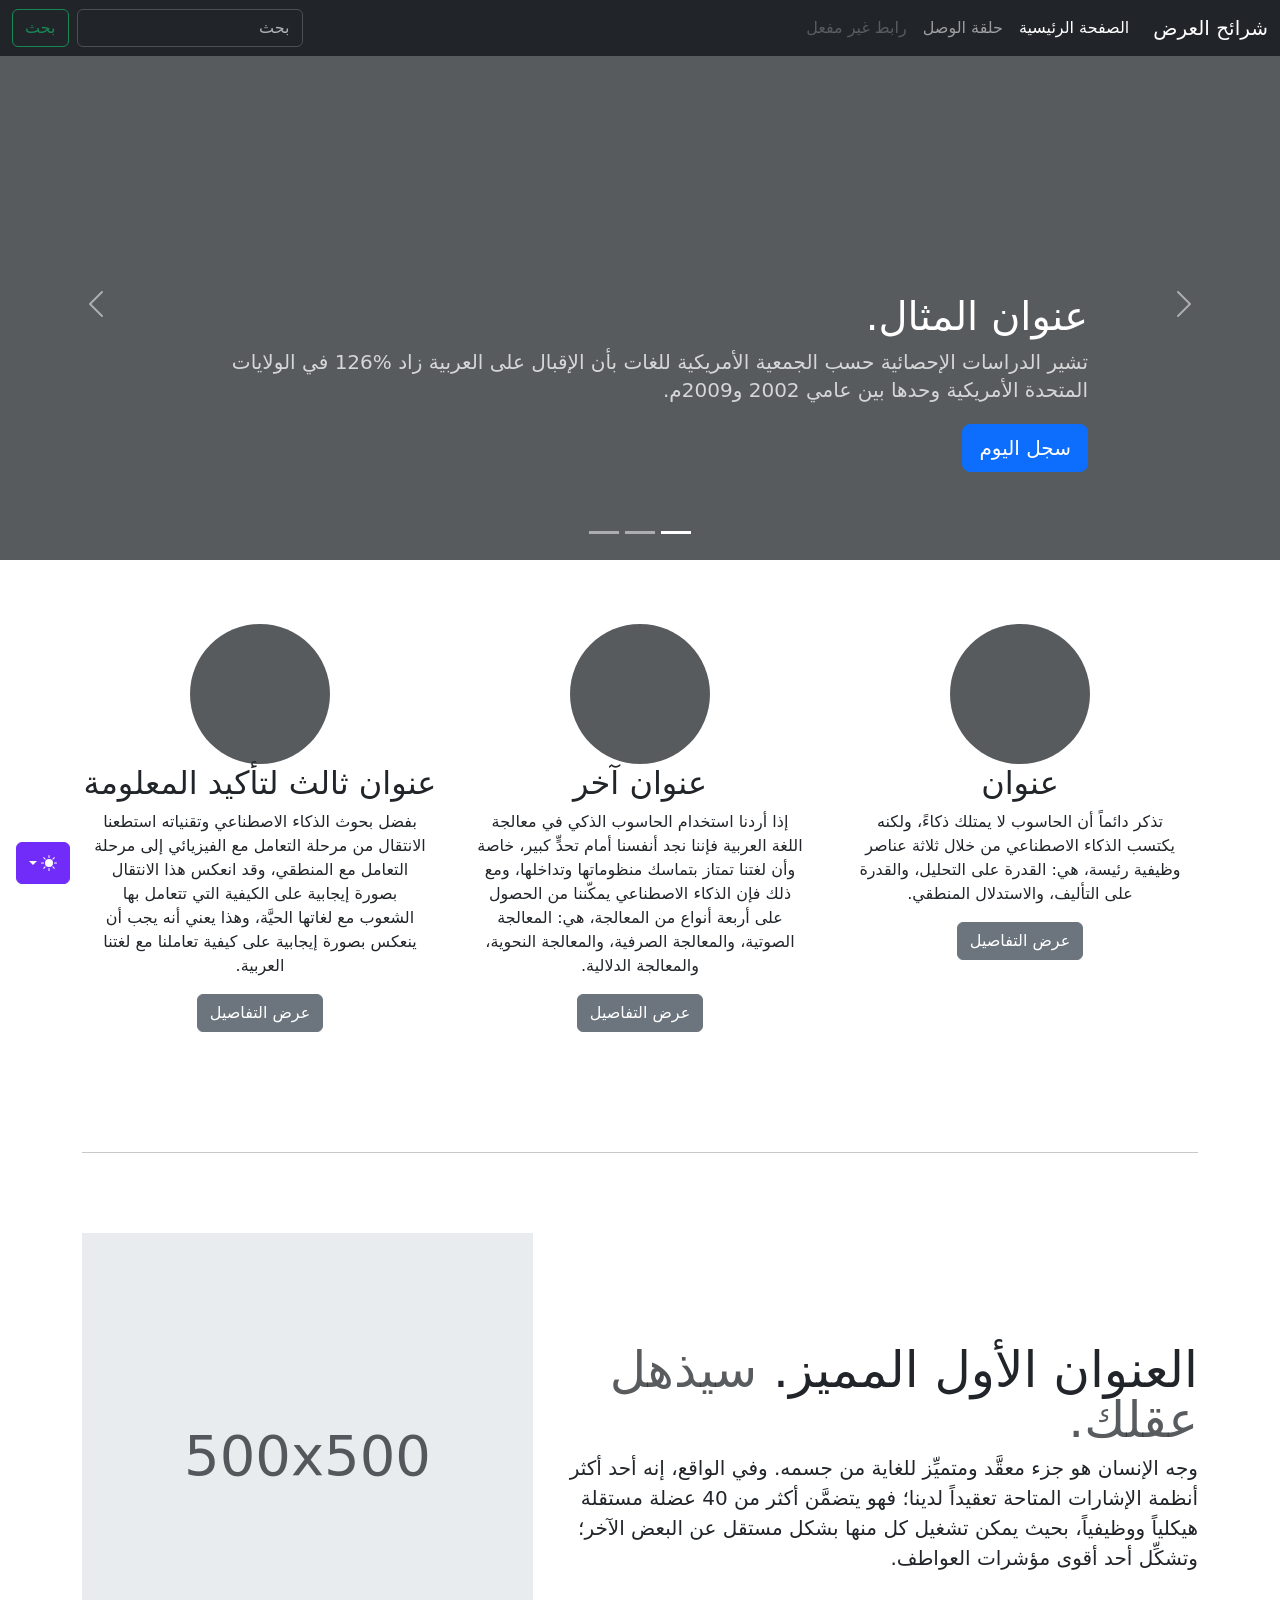
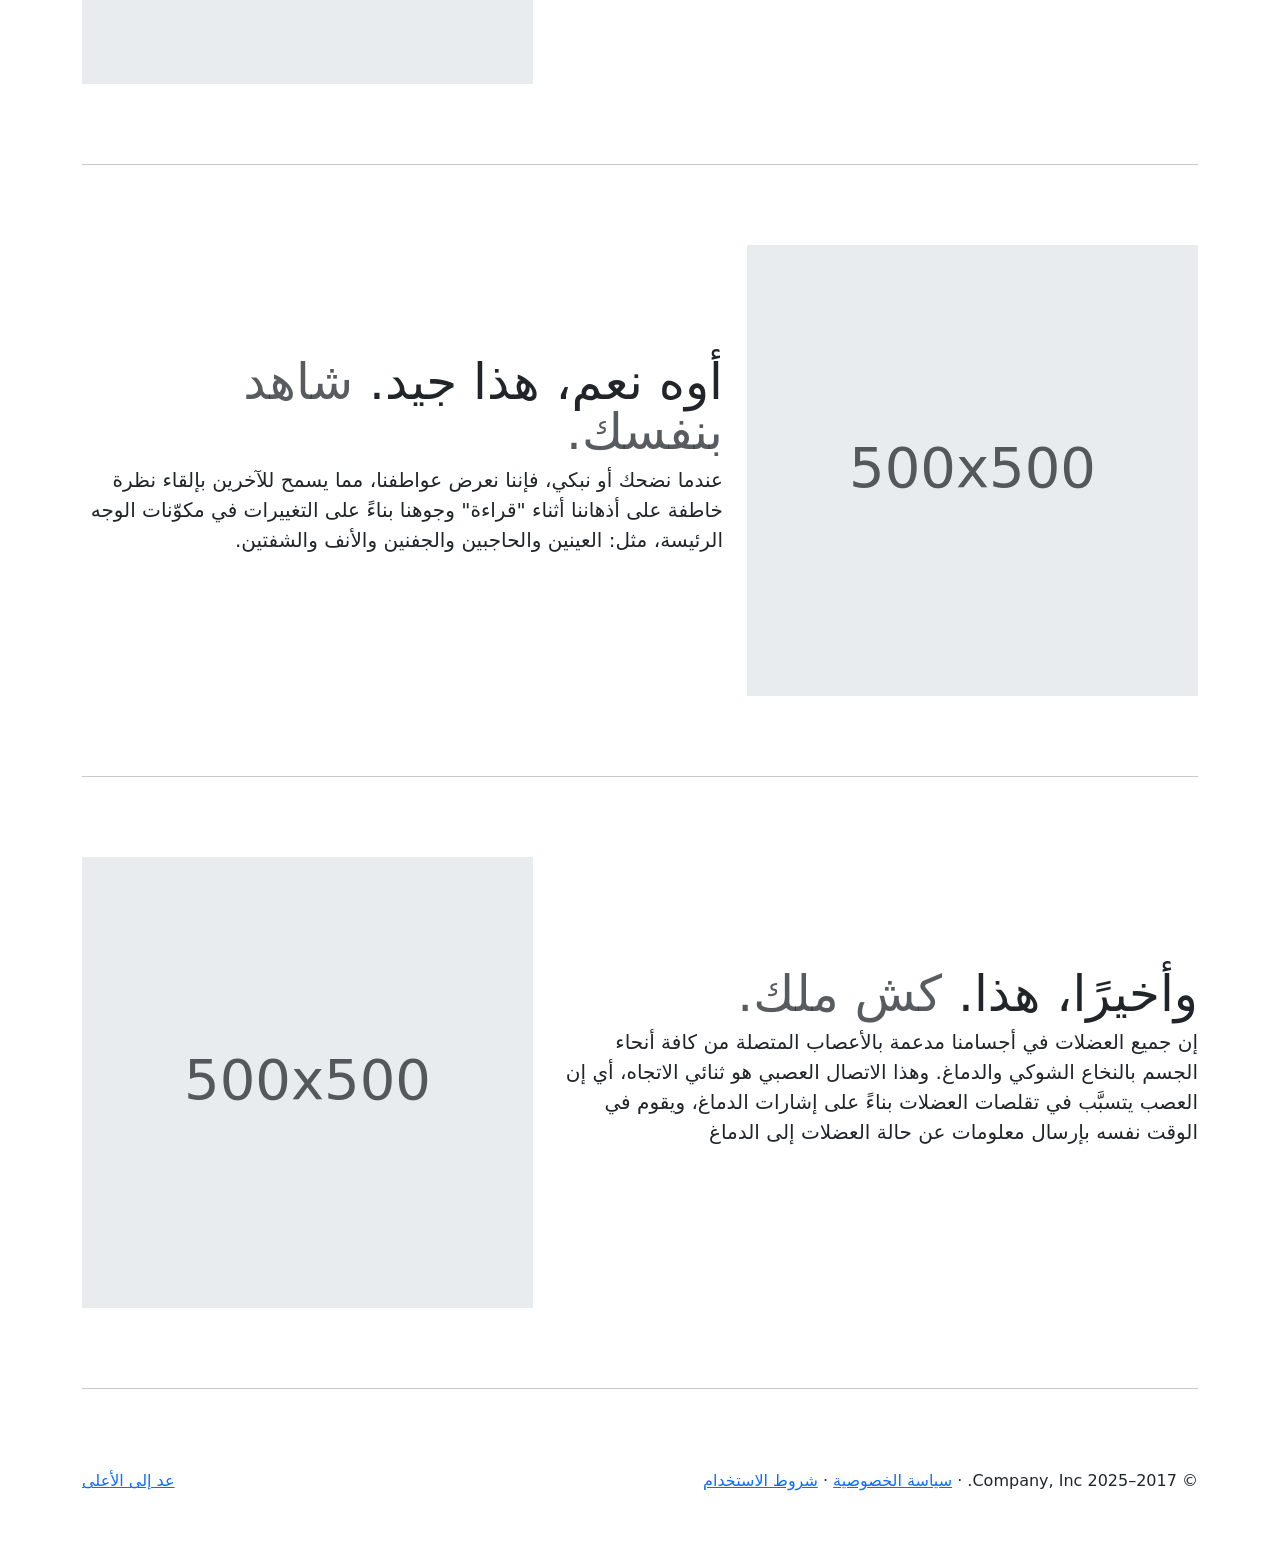
<file: bootstrap/carousel-rtl/index.html>
<!doctype html>
<html lang="ar" dir="rtl" data-bs-theme="auto">
  <head>
    <meta charset="utf-8" />
    <meta name="viewport" content="width=device-width, initial-scale=1" />
    <meta name="description" content="" />
    <meta
      name="author"
      content="Mark Otto, Jacob Thornton, and Bootstrap contributors"
    />
    <meta name="generator" content="Astro v5.13.2" />
    <title>قالب شرائح العرض · Bootstrap v5.3</title>
    <link
      rel="canonical"
      href="https://getbootstrap.com/docs/5.3/examples/carousel-rtl/"
    />
    <script src="../assets/js/color-modes.js"></script>
    <link href="../assets/dist/css/bootstrap.rtl.min.css" rel="stylesheet" />
    <meta name="theme-color" content="#712cf9" />
    <link href="../carousel/carousel.rtl.css" rel="stylesheet" />
    <style>
      .bd-placeholder-img {
        font-size: 1.125rem;
        text-anchor: middle;
        -webkit-user-select: none;
        -moz-user-select: none;
        user-select: none;
      }
      @media (min-width: 768px) {
        .bd-placeholder-img-lg {
          font-size: 3.5rem;
        }
      }
      .b-example-divider {
        width: 100%;
        height: 3rem;
        background-color: #0000001a;
        border: solid rgba(0, 0, 0, 0.15);
        border-width: 1px 0;
        box-shadow:
          inset 0 0.5em 1.5em #0000001a,
          inset 0 0.125em 0.5em #00000026;
      }
      .b-example-vr {
        flex-shrink: 0;
        width: 1.5rem;
        height: 100vh;
      }
      .bi {
        vertical-align: -0.125em;
        fill: currentColor;
      }
      .nav-scroller {
        position: relative;
        z-index: 2;
        height: 2.75rem;
        overflow-y: hidden;
      }
      .nav-scroller .nav {
        display: flex;
        flex-wrap: nowrap;
        padding-bottom: 1rem;
        margin-top: -1px;
        overflow-x: auto;
        text-align: center;
        white-space: nowrap;
        -webkit-overflow-scrolling: touch;
      }
      .btn-bd-primary {
        --bd-violet-bg: #712cf9;
        --bd-violet-rgb: 112.520718, 44.062154, 249.437846;
        --bs-btn-font-weight: 600;
        --bs-btn-color: var(--bs-white);
        --bs-btn-bg: var(--bd-violet-bg);
        --bs-btn-border-color: var(--bd-violet-bg);
        --bs-btn-hover-color: var(--bs-white);
        --bs-btn-hover-bg: #6528e0;
        --bs-btn-hover-border-color: #6528e0;
        --bs-btn-focus-shadow-rgb: var(--bd-violet-rgb);
        --bs-btn-active-color: var(--bs-btn-hover-color);
        --bs-btn-active-bg: #5a23c8;
        --bs-btn-active-border-color: #5a23c8;
      }
      .bd-mode-toggle {
        z-index: 1500;
      }
      .bd-mode-toggle .bi {
        width: 1em;
        height: 1em;
      }
      .bd-mode-toggle .dropdown-menu .active .bi {
        display: block !important;
      }
    </style>
  </head>
  <body>
    <svg xmlns="http://www.w3.org/2000/svg" class="d-none">
      <symbol id="check2" viewBox="0 0 16 16">
        <path
          d="M13.854 3.646a.5.5 0 0 1 0 .708l-7 7a.5.5 0 0 1-.708 0l-3.5-3.5a.5.5 0 1 1 .708-.708L6.5 10.293l6.646-6.647a.5.5 0 0 1 .708 0z"
        ></path>
      </symbol>
      <symbol id="circle-half" viewBox="0 0 16 16">
        <path
          d="M8 15A7 7 0 1 0 8 1v14zm0 1A8 8 0 1 1 8 0a8 8 0 0 1 0 16z"
        ></path>
      </symbol>
      <symbol id="moon-stars-fill" viewBox="0 0 16 16">
        <path
          d="M6 .278a.768.768 0 0 1 .08.858 7.208 7.208 0 0 0-.878 3.46c0 4.021 3.278 7.277 7.318 7.277.527 0 1.04-.055 1.533-.16a.787.787 0 0 1 .81.316.733.733 0 0 1-.031.893A8.349 8.349 0 0 1 8.344 16C3.734 16 0 12.286 0 7.71 0 4.266 2.114 1.312 5.124.06A.752.752 0 0 1 6 .278z"
        ></path>
        <path
          d="M10.794 3.148a.217.217 0 0 1 .412 0l.387 1.162c.173.518.579.924 1.097 1.097l1.162.387a.217.217 0 0 1 0 .412l-1.162.387a1.734 1.734 0 0 0-1.097 1.097l-.387 1.162a.217.217 0 0 1-.412 0l-.387-1.162A1.734 1.734 0 0 0 9.31 6.593l-1.162-.387a.217.217 0 0 1 0-.412l1.162-.387a1.734 1.734 0 0 0 1.097-1.097l.387-1.162zM13.863.099a.145.145 0 0 1 .274 0l.258.774c.115.346.386.617.732.732l.774.258a.145.145 0 0 1 0 .274l-.774.258a1.156 1.156 0 0 0-.732.732l-.258.774a.145.145 0 0 1-.274 0l-.258-.774a1.156 1.156 0 0 0-.732-.732l-.774-.258a.145.145 0 0 1 0-.274l.774-.258c.346-.115.617-.386.732-.732L13.863.1z"
        ></path>
      </symbol>
      <symbol id="sun-fill" viewBox="0 0 16 16">
        <path
          d="M8 12a4 4 0 1 0 0-8 4 4 0 0 0 0 8zM8 0a.5.5 0 0 1 .5.5v2a.5.5 0 0 1-1 0v-2A.5.5 0 0 1 8 0zm0 13a.5.5 0 0 1 .5.5v2a.5.5 0 0 1-1 0v-2A.5.5 0 0 1 8 13zm8-5a.5.5 0 0 1-.5.5h-2a.5.5 0 0 1 0-1h2a.5.5 0 0 1 .5.5zM3 8a.5.5 0 0 1-.5.5h-2a.5.5 0 0 1 0-1h2A.5.5 0 0 1 3 8zm10.657-5.657a.5.5 0 0 1 0 .707l-1.414 1.415a.5.5 0 1 1-.707-.708l1.414-1.414a.5.5 0 0 1 .707 0zm-9.193 9.193a.5.5 0 0 1 0 .707L3.05 13.657a.5.5 0 0 1-.707-.707l1.414-1.414a.5.5 0 0 1 .707 0zm9.193 2.121a.5.5 0 0 1-.707 0l-1.414-1.414a.5.5 0 0 1 .707-.707l1.414 1.414a.5.5 0 0 1 0 .707zM4.464 4.465a.5.5 0 0 1-.707 0L2.343 3.05a.5.5 0 1 1 .707-.707l1.414 1.414a.5.5 0 0 1 0 .708z"
        ></path>
      </symbol>
    </svg>
    <div
      class="dropdown position-fixed bottom-0 end-0 mb-3 me-3 bd-mode-toggle"
    >
      <button
        class="btn btn-bd-primary py-2 dropdown-toggle d-flex align-items-center"
        id="bd-theme"
        type="button"
        aria-expanded="false"
        data-bs-toggle="dropdown"
        aria-label="Toggle theme (auto)"
      >
        <svg class="bi my-1 theme-icon-active" aria-hidden="true">
          <use href="#circle-half"></use>
        </svg>
        <span class="visually-hidden" id="bd-theme-text">Toggle theme</span>
      </button>
      <ul
        class="dropdown-menu dropdown-menu-end shadow"
        aria-labelledby="bd-theme-text"
      >
        <li>
          <button
            type="button"
            class="dropdown-item d-flex align-items-center"
            data-bs-theme-value="light"
            aria-pressed="false"
          >
            <svg class="bi me-2 opacity-50" aria-hidden="true">
              <use href="#sun-fill"></use>
            </svg>
            Light
            <svg class="bi ms-auto d-none" aria-hidden="true">
              <use href="#check2"></use>
            </svg>
          </button>
        </li>
        <li>
          <button
            type="button"
            class="dropdown-item d-flex align-items-center"
            data-bs-theme-value="dark"
            aria-pressed="false"
          >
            <svg class="bi me-2 opacity-50" aria-hidden="true">
              <use href="#moon-stars-fill"></use>
            </svg>
            Dark
            <svg class="bi ms-auto d-none" aria-hidden="true">
              <use href="#check2"></use>
            </svg>
          </button>
        </li>
        <li>
          <button
            type="button"
            class="dropdown-item d-flex align-items-center active"
            data-bs-theme-value="auto"
            aria-pressed="true"
          >
            <svg class="bi me-2 opacity-50" aria-hidden="true">
              <use href="#circle-half"></use>
            </svg>
            Auto
            <svg class="bi ms-auto d-none" aria-hidden="true">
              <use href="#check2"></use>
            </svg>
          </button>
        </li>
      </ul>
    </div>
    <header data-bs-theme="dark">
      <nav class="navbar navbar-expand-md navbar-dark fixed-top bg-dark">
        <div class="container-fluid">
          <a class="navbar-brand" href="#">شرائح العرض</a>
          <button
            class="navbar-toggler"
            type="button"
            data-bs-toggle="collapse"
            data-bs-target="#navbarCollapse"
            aria-controls="navbarCollapse"
            aria-expanded="false"
            aria-label="تبديل التنقل"
          >
            <span class="navbar-toggler-icon"></span>
          </button>
          <div class="collapse navbar-collapse" id="navbarCollapse">
            <ul class="navbar-nav me-auto mb-2 mb-md-0">
              <li class="nav-item">
                <a class="nav-link active" aria-current="page" href="#"
                  >الصفحة الرئيسية</a
                >
              </li>
              <li class="nav-item">
                <a class="nav-link" href="#">حلقة الوصل</a>
              </li>
              <li class="nav-item">
                <a class="nav-link disabled" aria-disabled="true"
                  >رابط غير مفعل</a
                >
              </li>
            </ul>
            <form class="d-flex" role="search">
              <input
                class="form-control me-2"
                type="search"
                placeholder="بحث"
                aria-label="بحث"
              />
              <button class="btn btn-outline-success" type="submit">بحث</button>
            </form>
          </div>
        </div>
      </nav>
    </header>
    <main>
      <div id="myCarousel" class="carousel slide mb-6" data-bs-ride="carousel">
        <div class="carousel-indicators">
          <button
            type="button"
            data-bs-target="#myCarousel"
            data-bs-slide-to="0"
            class="active"
            aria-current="true"
            aria-label="Slide 1"
          ></button>
          <button
            type="button"
            data-bs-target="#myCarousel"
            data-bs-slide-to="1"
            aria-label="Slide 2"
          ></button>
          <button
            type="button"
            data-bs-target="#myCarousel"
            data-bs-slide-to="2"
            aria-label="Slide 3"
          ></button>
        </div>
        <div class="carousel-inner">
          <div class="carousel-item active">
            <svg
              aria-hidden="true"
              class="bd-placeholder-img"
              height="100%"
              preserveAspectRatio="xMidYMid slice"
              width="100%"
              xmlns="http://www.w3.org/2000/svg"
            >
              <rect
                width="100%"
                height="100%"
                fill="var(--bs-secondary-color)"
              ></rect>
            </svg>
            <div class="container">
              <div class="carousel-caption text-start">
                <h1>عنوان المثال.</h1>
                <p class="opacity-75">
                  تشير الدراسات الإحصائية حسب الجمعية الأمريكية للغات بأن
                  الإقبال على العربية زاد %126 في الولايات المتحدة الأمريكية
                  وحدها بين عامي 2002 و2009م.
                </p>
                <p><a class="btn btn-lg btn-primary" href="#">سجل اليوم</a></p>
              </div>
            </div>
          </div>
          <div class="carousel-item">
            <svg
              aria-hidden="true"
              class="bd-placeholder-img"
              height="100%"
              preserveAspectRatio="xMidYMid slice"
              width="100%"
              xmlns="http://www.w3.org/2000/svg"
            >
              <rect
                width="100%"
                height="100%"
                fill="var(--bs-secondary-color)"
              ></rect>
            </svg>
            <div class="container">
              <div class="carousel-caption">
                <h1>عنوان مثال آخر.</h1>
                <p>
                  حسب المجلس الثقافي البريطاني فإن تعليم الإنجليزية داخل
                  بريطانيا يسهم في تعزيز اقتصادها بما يتجاوز ملياري جنيه سنوياً،
                  كما أنه وفر أكثر من 26 ألف وظيفة.
                </p>
                <p><a class="btn btn-lg btn-primary" href="#">أعرف أكثر</a></p>
              </div>
            </div>
          </div>
          <div class="carousel-item">
            <svg
              aria-hidden="true"
              class="bd-placeholder-img"
              height="100%"
              preserveAspectRatio="xMidYMid slice"
              width="100%"
              xmlns="http://www.w3.org/2000/svg"
            >
              <rect
                width="100%"
                height="100%"
                fill="var(--bs-secondary-color)"
              ></rect>
            </svg>
            <div class="container">
              <div class="carousel-caption text-end">
                <h1>واحد أكثر لقياس جيد.</h1>
                <p>
                  الإحصاءات لحجم الاستثمار اللغوي خارج بريطانيا تتفاوت من سنة
                  لأخرى إلا أن المدير التنفيذي للمجلس الثقافي البريطاني إدي
                  بايرز يرى أن استثمار تعليم الإنجليزية في الخارج لا يحسب على
                  المستوى المالي فحسب بل على المستوى السياسي أيضاً.
                </p>
                <p>
                  <a class="btn btn-lg btn-primary" href="#">تصفح المعرض</a>
                </p>
              </div>
            </div>
          </div>
        </div>
        <button
          class="carousel-control-prev"
          type="button"
          data-bs-target="#myCarousel"
          data-bs-slide="prev"
        >
          <span class="carousel-control-prev-icon" aria-hidden="true"></span>
          <span class="visually-hidden">السابق</span>
        </button>
        <button
          class="carousel-control-next"
          type="button"
          data-bs-target="#myCarousel"
          data-bs-slide="next"
        >
          <span class="carousel-control-next-icon" aria-hidden="true"></span>
          <span class="visually-hidden">التالي</span>
        </button>
      </div>
      <!-- Marketing messaging and featurettes
  ================================================== -->
      <!-- Wrap the rest of the page in another container to center all the content. -->
      <div class="container marketing">
        <!-- Three columns of text below the carousel -->
        <div class="row">
          <div class="col-lg-4">
            <svg
              aria-label="Placeholder"
              class="bd-placeholder-img rounded-circle"
              height="140"
              preserveAspectRatio="xMidYMid slice"
              role="img"
              width="140"
              xmlns="http://www.w3.org/2000/svg"
            >
              <title>Placeholder</title>
              <rect
                width="100%"
                height="100%"
                fill="var(--bs-secondary-color)"
              ></rect>
            </svg>
            <h2 class="fw-normal">عنوان</h2>
            <p>
              تذكر دائماً أن الحاسوب لا يمتلك ذكاءً، ولكنه يكتسب الذكاء
              الاصطناعي من خلال ثلاثة عناصر وظيفية رئيسة، هي: القدرة على
              التحليل، والقدرة على التأليف، والاستدلال المنطقي.
            </p>
            <p><a class="btn btn-secondary" href="#">عرض التفاصيل</a></p>
          </div>
          <!-- /.col-lg-4 -->
          <div class="col-lg-4">
            <svg
              aria-label="Placeholder"
              class="bd-placeholder-img rounded-circle"
              height="140"
              preserveAspectRatio="xMidYMid slice"
              role="img"
              width="140"
              xmlns="http://www.w3.org/2000/svg"
            >
              <title>Placeholder</title>
              <rect
                width="100%"
                height="100%"
                fill="var(--bs-secondary-color)"
              ></rect>
            </svg>
            <h2 class="fw-normal">عنوان آخر</h2>
            <p>
              إذا أردنا استخدام الحاسوب الذكي في معالجة اللغة العربية فإننا نجد
              أنفسنا أمام تحدٍّ كبير، خاصة وأن لغتنا تمتاز بتماسك منظوماتها
              وتداخلها، ومع ذلك فإن الذكاء الاصطناعي يمكّننا من الحصول على أربعة
              أنواع من المعالجة، هي: المعالجة الصوتية، والمعالجة الصرفية،
              والمعالجة النحوية، والمعالجة الدلالية.
            </p>
            <p><a class="btn btn-secondary" href="#">عرض التفاصيل</a></p>
          </div>
          <!-- /.col-lg-4 -->
          <div class="col-lg-4">
            <svg
              aria-label="Placeholder"
              class="bd-placeholder-img rounded-circle"
              height="140"
              preserveAspectRatio="xMidYMid slice"
              role="img"
              width="140"
              xmlns="http://www.w3.org/2000/svg"
            >
              <title>Placeholder</title>
              <rect
                width="100%"
                height="100%"
                fill="var(--bs-secondary-color)"
              ></rect>
            </svg>
            <h2 class="fw-normal">عنوان ثالث لتأكيد المعلومة</h2>
            <p>
              بفضل بحوث الذكاء الاصطناعي وتقنياته استطعنا الانتقال من مرحلة
              التعامل مع الفيزيائي إلى مرحلة التعامل مع المنطقي، وقد انعكس هذا
              الانتقال بصورة إيجابية على الكيفية التي تتعامل بها الشعوب مع
              لغاتها الحيَّة، وهذا يعني أنه يجب أن ينعكس بصورة إيجابية على كيفية
              تعاملنا مع لغتنا العربية.
            </p>
            <p><a class="btn btn-secondary" href="#">عرض التفاصيل</a></p>
          </div>
          <!-- /.col-lg-4 -->
        </div>
        <!-- /.row -->
        <!-- START THE FEATURETTES -->
        <hr class="featurette-divider" />
        <div class="row featurette">
          <div class="col-md-7">
            <h2 class="featurette-heading fw-normal lh-1">
              العنوان الأول المميز.
              <span class="text-body-secondary"> سيذهل عقلك. </span>
            </h2>
            <p class="lead">
              وجه الإنسان هو جزء معقَّد ومتميِّز للغاية من جسمه. وفي الواقع، إنه
              أحد أكثر أنظمة الإشارات المتاحة تعقيداً لدينا؛ فهو يتضمَّن أكثر من
              40 عضلة مستقلة هيكلياً ووظيفياً، بحيث يمكن تشغيل كل منها بشكل
              مستقل عن البعض الآخر؛ وتشكِّل أحد أقوى مؤشرات العواطف.
            </p>
          </div>
          <div class="col-md-5">
            <svg
              aria-label="Placeholder: 500x500"
              class="bd-placeholder-img bd-placeholder-img-lg featurette-image img-fluid mx-auto"
              height="500"
              preserveAspectRatio="xMidYMid slice"
              role="img"
              width="500"
              xmlns="http://www.w3.org/2000/svg"
            >
              <title>Placeholder</title>
              <rect
                width="100%"
                height="100%"
                fill="var(--bs-secondary-bg)"
              ></rect>
              <text x="50%" y="50%" fill="var(--bs-secondary-color)" dy=".3em">
                500x500
              </text>
            </svg>
          </div>
        </div>
        <hr class="featurette-divider" />
        <div class="row featurette">
          <div class="col-md-7 order-md-2">
            <h2 class="featurette-heading fw-normal lh-1">
              أوه نعم، هذا جيد.
              <span class="text-body-secondary"> شاهد بنفسك. </span>
            </h2>
            <p class="lead">
              عندما نضحك أو نبكي، فإننا نعرض عواطفنا، مما يسمح للآخرين بإلقاء
              نظرة خاطفة على أذهاننا أثناء "قراءة" وجوهنا بناءً على التغييرات في
              مكوّنات الوجه الرئيسة، مثل: العينين والحاجبين والجفنين والأنف
              والشفتين.
            </p>
          </div>
          <div class="col-md-5 order-md-1">
            <svg
              aria-label="Placeholder: 500x500"
              class="bd-placeholder-img bd-placeholder-img-lg featurette-image img-fluid mx-auto"
              height="500"
              preserveAspectRatio="xMidYMid slice"
              role="img"
              width="500"
              xmlns="http://www.w3.org/2000/svg"
            >
              <title>Placeholder</title>
              <rect
                width="100%"
                height="100%"
                fill="var(--bs-secondary-bg)"
              ></rect>
              <text x="50%" y="50%" fill="var(--bs-secondary-color)" dy=".3em">
                500x500
              </text>
            </svg>
          </div>
        </div>
        <hr class="featurette-divider" />
        <div class="row featurette">
          <div class="col-md-7">
            <h2 class="featurette-heading fw-normal lh-1">
              وأخيرًا، هذا. <span class="text-body-secondary"> كش ملك. </span>
            </h2>
            <p class="lead">
              إن جميع العضلات في أجسامنا مدعمة بالأعصاب المتصلة من كافة أنحاء
              الجسم بالنخاع الشوكي والدماغ. وهذا الاتصال العصبي هو ثنائي
              الاتجاه، أي إن العصب يتسبَّب في تقلصات العضلات بناءً على إشارات
              الدماغ، ويقوم في الوقت نفسه بإرسال معلومات عن حالة العضلات إلى
              الدماغ
            </p>
          </div>
          <div class="col-md-5">
            <svg
              aria-label="Placeholder: 500x500"
              class="bd-placeholder-img bd-placeholder-img-lg featurette-image img-fluid mx-auto"
              height="500"
              preserveAspectRatio="xMidYMid slice"
              role="img"
              width="500"
              xmlns="http://www.w3.org/2000/svg"
            >
              <title>Placeholder</title>
              <rect
                width="100%"
                height="100%"
                fill="var(--bs-secondary-bg)"
              ></rect>
              <text x="50%" y="50%" fill="var(--bs-secondary-color)" dy=".3em">
                500x500
              </text>
            </svg>
          </div>
        </div>
        <hr class="featurette-divider" />
        <!-- /END THE FEATURETTES -->
      </div>
      <!-- /.container -->
      <!-- FOOTER -->
      <footer class="container">
        <p class="float-end"><a href="#">عد إلى الأعلى</a></p>
        <p>
          &copy; 2017–2025 Company, Inc. &middot;
          <a href="#">سياسة الخصوصية</a> &middot; <a href="#">شروط الاستخدام</a>
        </p>
      </footer>
    </main>
    <script
      src="../assets/dist/js/bootstrap.bundle.min.js"
      class="astro-vvvwv3sm"
    ></script>
  </body>
</html>
</file>
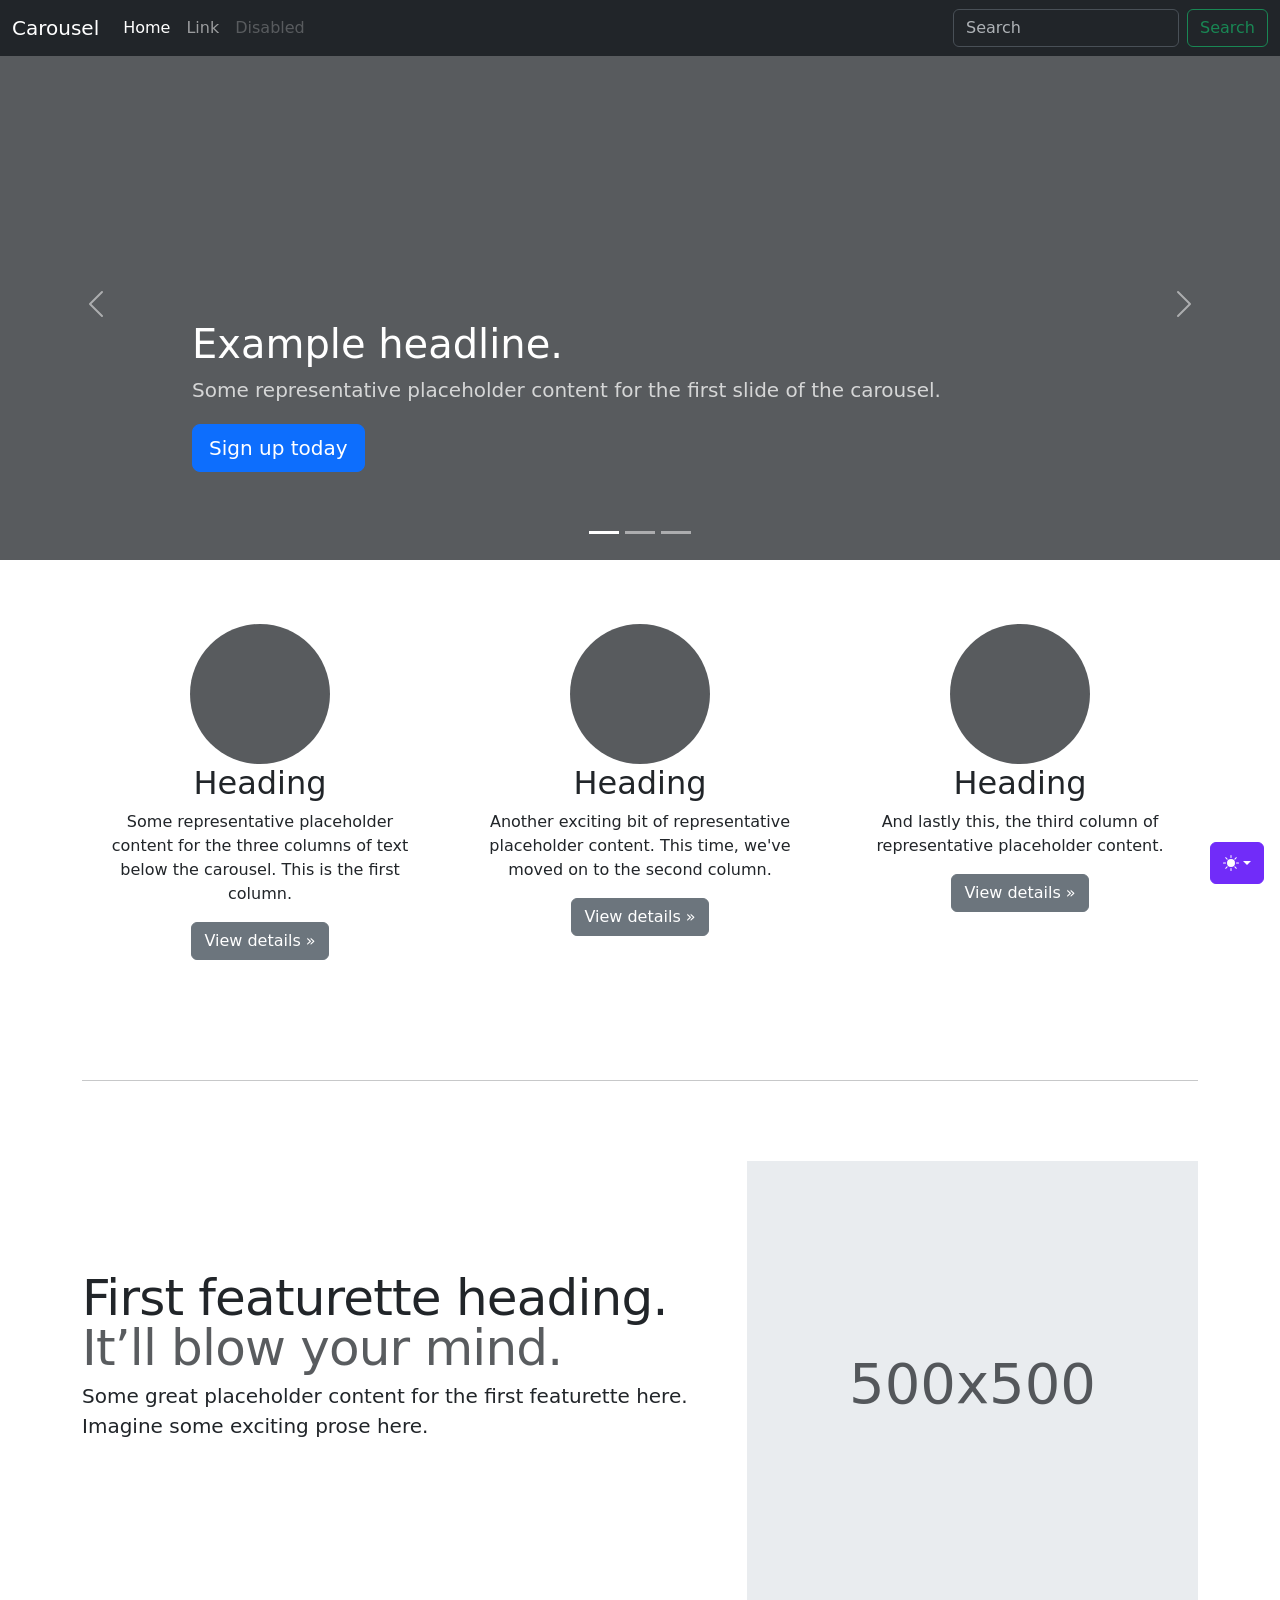
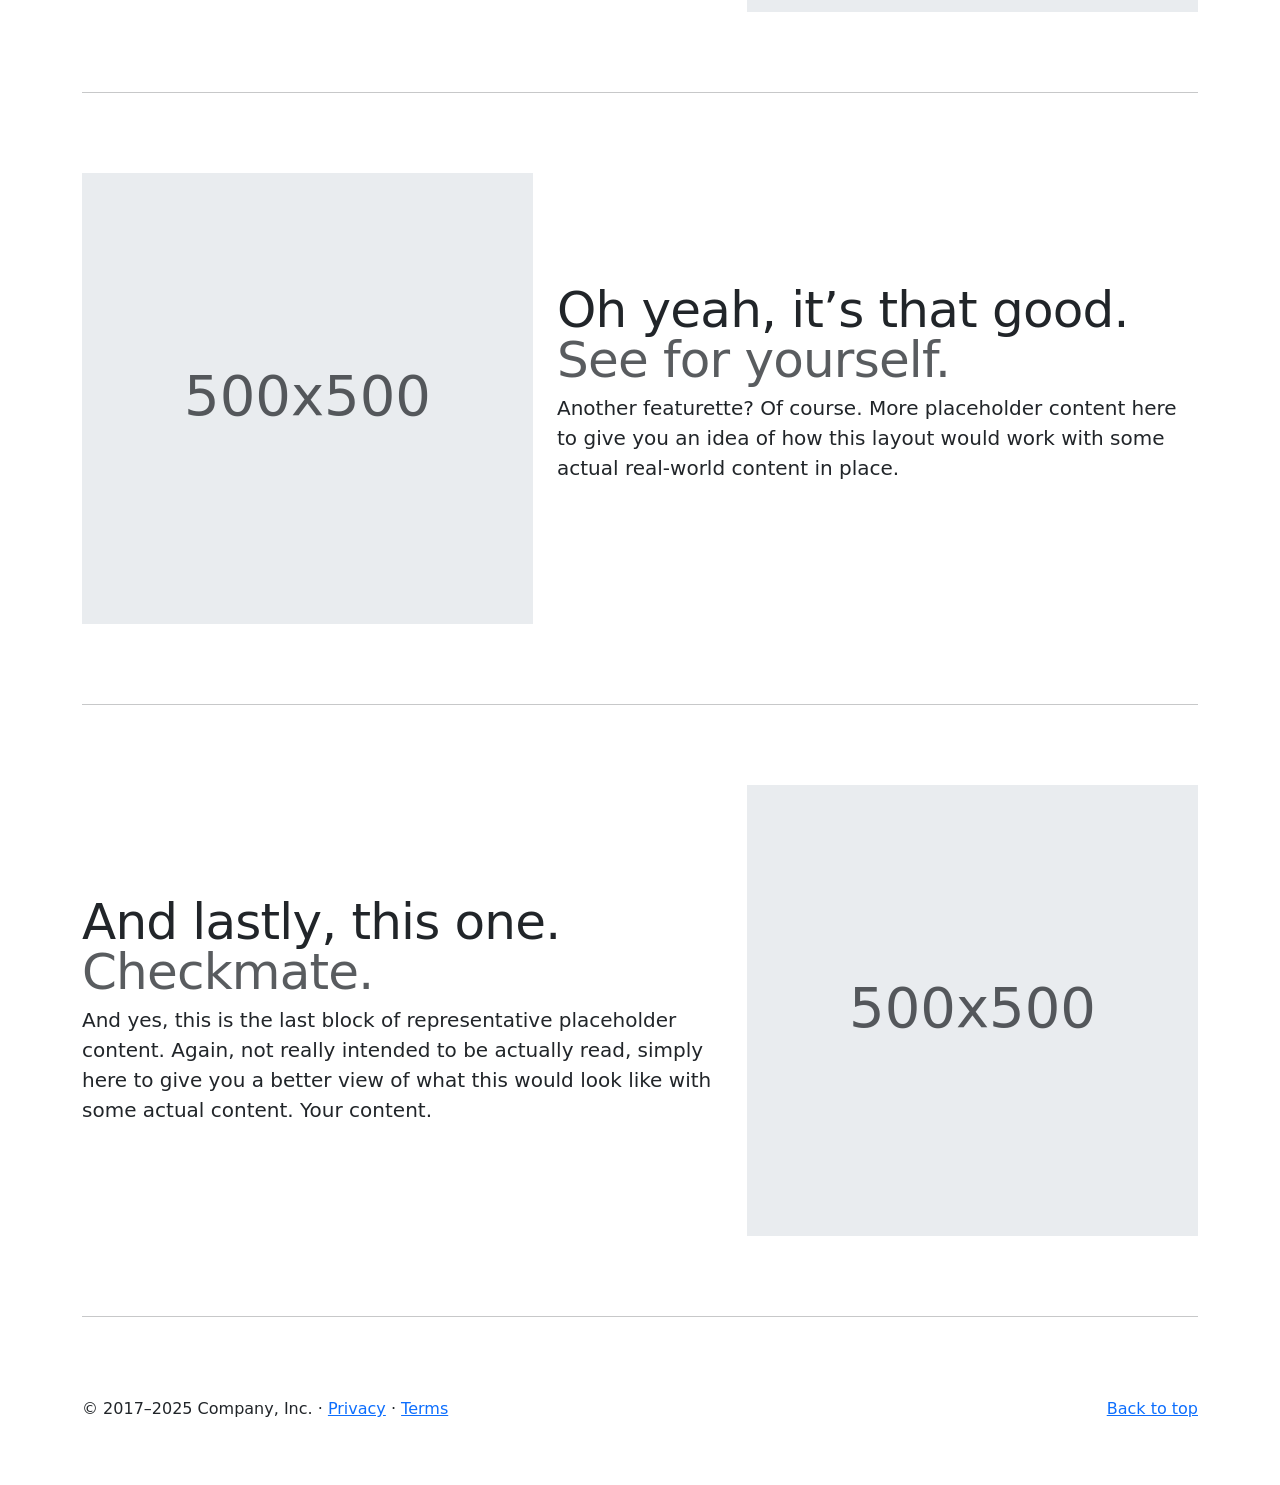
<file: bootstrap/carousel/index.html>
<!doctype html>
<html lang="en" data-bs-theme="auto">
  <head>
    <meta charset="utf-8" />
    <meta name="viewport" content="width=device-width, initial-scale=1" />
    <meta name="description" content="" />
    <meta
      name="author"
      content="Mark Otto, Jacob Thornton, and Bootstrap contributors"
    />
    <meta name="generator" content="Astro v5.13.2" />
    <title>Carousel Template · Bootstrap v5.3</title>
    <link
      rel="canonical"
      href="https://getbootstrap.com/docs/5.3/examples/carousel/"
    />
    <script src="../assets/js/color-modes.js"></script>
    <link href="../assets/dist/css/bootstrap.min.css" rel="stylesheet" />
    <meta name="theme-color" content="#712cf9" />
    <link href="carousel.css" rel="stylesheet" />
    <style>
      .bd-placeholder-img {
        font-size: 1.125rem;
        text-anchor: middle;
        -webkit-user-select: none;
        -moz-user-select: none;
        user-select: none;
      }
      @media (min-width: 768px) {
        .bd-placeholder-img-lg {
          font-size: 3.5rem;
        }
      }
      .b-example-divider {
        width: 100%;
        height: 3rem;
        background-color: #0000001a;
        border: solid rgba(0, 0, 0, 0.15);
        border-width: 1px 0;
        box-shadow:
          inset 0 0.5em 1.5em #0000001a,
          inset 0 0.125em 0.5em #00000026;
      }
      .b-example-vr {
        flex-shrink: 0;
        width: 1.5rem;
        height: 100vh;
      }
      .bi {
        vertical-align: -0.125em;
        fill: currentColor;
      }
      .nav-scroller {
        position: relative;
        z-index: 2;
        height: 2.75rem;
        overflow-y: hidden;
      }
      .nav-scroller .nav {
        display: flex;
        flex-wrap: nowrap;
        padding-bottom: 1rem;
        margin-top: -1px;
        overflow-x: auto;
        text-align: center;
        white-space: nowrap;
        -webkit-overflow-scrolling: touch;
      }
      .btn-bd-primary {
        --bd-violet-bg: #712cf9;
        --bd-violet-rgb: 112.520718, 44.062154, 249.437846;
        --bs-btn-font-weight: 600;
        --bs-btn-color: var(--bs-white);
        --bs-btn-bg: var(--bd-violet-bg);
        --bs-btn-border-color: var(--bd-violet-bg);
        --bs-btn-hover-color: var(--bs-white);
        --bs-btn-hover-bg: #6528e0;
        --bs-btn-hover-border-color: #6528e0;
        --bs-btn-focus-shadow-rgb: var(--bd-violet-rgb);
        --bs-btn-active-color: var(--bs-btn-hover-color);
        --bs-btn-active-bg: #5a23c8;
        --bs-btn-active-border-color: #5a23c8;
      }
      .bd-mode-toggle {
        z-index: 1500;
      }
      .bd-mode-toggle .bi {
        width: 1em;
        height: 1em;
      }
      .bd-mode-toggle .dropdown-menu .active .bi {
        display: block !important;
      }
    </style>
  </head>
  <body>
    <svg xmlns="http://www.w3.org/2000/svg" class="d-none">
      <symbol id="check2" viewBox="0 0 16 16">
        <path
          d="M13.854 3.646a.5.5 0 0 1 0 .708l-7 7a.5.5 0 0 1-.708 0l-3.5-3.5a.5.5 0 1 1 .708-.708L6.5 10.293l6.646-6.647a.5.5 0 0 1 .708 0z"
        ></path>
      </symbol>
      <symbol id="circle-half" viewBox="0 0 16 16">
        <path
          d="M8 15A7 7 0 1 0 8 1v14zm0 1A8 8 0 1 1 8 0a8 8 0 0 1 0 16z"
        ></path>
      </symbol>
      <symbol id="moon-stars-fill" viewBox="0 0 16 16">
        <path
          d="M6 .278a.768.768 0 0 1 .08.858 7.208 7.208 0 0 0-.878 3.46c0 4.021 3.278 7.277 7.318 7.277.527 0 1.04-.055 1.533-.16a.787.787 0 0 1 .81.316.733.733 0 0 1-.031.893A8.349 8.349 0 0 1 8.344 16C3.734 16 0 12.286 0 7.71 0 4.266 2.114 1.312 5.124.06A.752.752 0 0 1 6 .278z"
        ></path>
        <path
          d="M10.794 3.148a.217.217 0 0 1 .412 0l.387 1.162c.173.518.579.924 1.097 1.097l1.162.387a.217.217 0 0 1 0 .412l-1.162.387a1.734 1.734 0 0 0-1.097 1.097l-.387 1.162a.217.217 0 0 1-.412 0l-.387-1.162A1.734 1.734 0 0 0 9.31 6.593l-1.162-.387a.217.217 0 0 1 0-.412l1.162-.387a1.734 1.734 0 0 0 1.097-1.097l.387-1.162zM13.863.099a.145.145 0 0 1 .274 0l.258.774c.115.346.386.617.732.732l.774.258a.145.145 0 0 1 0 .274l-.774.258a1.156 1.156 0 0 0-.732.732l-.258.774a.145.145 0 0 1-.274 0l-.258-.774a1.156 1.156 0 0 0-.732-.732l-.774-.258a.145.145 0 0 1 0-.274l.774-.258c.346-.115.617-.386.732-.732L13.863.1z"
        ></path>
      </symbol>
      <symbol id="sun-fill" viewBox="0 0 16 16">
        <path
          d="M8 12a4 4 0 1 0 0-8 4 4 0 0 0 0 8zM8 0a.5.5 0 0 1 .5.5v2a.5.5 0 0 1-1 0v-2A.5.5 0 0 1 8 0zm0 13a.5.5 0 0 1 .5.5v2a.5.5 0 0 1-1 0v-2A.5.5 0 0 1 8 13zm8-5a.5.5 0 0 1-.5.5h-2a.5.5 0 0 1 0-1h2a.5.5 0 0 1 .5.5zM3 8a.5.5 0 0 1-.5.5h-2a.5.5 0 0 1 0-1h2A.5.5 0 0 1 3 8zm10.657-5.657a.5.5 0 0 1 0 .707l-1.414 1.415a.5.5 0 1 1-.707-.708l1.414-1.414a.5.5 0 0 1 .707 0zm-9.193 9.193a.5.5 0 0 1 0 .707L3.05 13.657a.5.5 0 0 1-.707-.707l1.414-1.414a.5.5 0 0 1 .707 0zm9.193 2.121a.5.5 0 0 1-.707 0l-1.414-1.414a.5.5 0 0 1 .707-.707l1.414 1.414a.5.5 0 0 1 0 .707zM4.464 4.465a.5.5 0 0 1-.707 0L2.343 3.05a.5.5 0 1 1 .707-.707l1.414 1.414a.5.5 0 0 1 0 .708z"
        ></path>
      </symbol>
    </svg>
    <div
      class="dropdown position-fixed bottom-0 end-0 mb-3 me-3 bd-mode-toggle"
    >
      <button
        class="btn btn-bd-primary py-2 dropdown-toggle d-flex align-items-center"
        id="bd-theme"
        type="button"
        aria-expanded="false"
        data-bs-toggle="dropdown"
        aria-label="Toggle theme (auto)"
      >
        <svg class="bi my-1 theme-icon-active" aria-hidden="true">
          <use href="#circle-half"></use>
        </svg>
        <span class="visually-hidden" id="bd-theme-text">Toggle theme</span>
      </button>
      <ul
        class="dropdown-menu dropdown-menu-end shadow"
        aria-labelledby="bd-theme-text"
      >
        <li>
          <button
            type="button"
            class="dropdown-item d-flex align-items-center"
            data-bs-theme-value="light"
            aria-pressed="false"
          >
            <svg class="bi me-2 opacity-50" aria-hidden="true">
              <use href="#sun-fill"></use>
            </svg>
            Light
            <svg class="bi ms-auto d-none" aria-hidden="true">
              <use href="#check2"></use>
            </svg>
          </button>
        </li>
        <li>
          <button
            type="button"
            class="dropdown-item d-flex align-items-center"
            data-bs-theme-value="dark"
            aria-pressed="false"
          >
            <svg class="bi me-2 opacity-50" aria-hidden="true">
              <use href="#moon-stars-fill"></use>
            </svg>
            Dark
            <svg class="bi ms-auto d-none" aria-hidden="true">
              <use href="#check2"></use>
            </svg>
          </button>
        </li>
        <li>
          <button
            type="button"
            class="dropdown-item d-flex align-items-center active"
            data-bs-theme-value="auto"
            aria-pressed="true"
          >
            <svg class="bi me-2 opacity-50" aria-hidden="true">
              <use href="#circle-half"></use>
            </svg>
            Auto
            <svg class="bi ms-auto d-none" aria-hidden="true">
              <use href="#check2"></use>
            </svg>
          </button>
        </li>
      </ul>
    </div>
    <header data-bs-theme="dark">
      <nav class="navbar navbar-expand-md navbar-dark fixed-top bg-dark">
        <div class="container-fluid">
          <a class="navbar-brand" href="#">Carousel</a>
          <button
            class="navbar-toggler"
            type="button"
            data-bs-toggle="collapse"
            data-bs-target="#navbarCollapse"
            aria-controls="navbarCollapse"
            aria-expanded="false"
            aria-label="Toggle navigation"
          >
            <span class="navbar-toggler-icon"></span>
          </button>
          <div class="collapse navbar-collapse" id="navbarCollapse">
            <ul class="navbar-nav me-auto mb-2 mb-md-0">
              <li class="nav-item">
                <a class="nav-link active" aria-current="page" href="#">Home</a>
              </li>
              <li class="nav-item"><a class="nav-link" href="#">Link</a></li>
              <li class="nav-item">
                <a class="nav-link disabled" aria-disabled="true">Disabled</a>
              </li>
            </ul>
            <form class="d-flex" role="search">
              <input
                class="form-control me-2"
                type="search"
                placeholder="Search"
                aria-label="Search"
              />
              <button class="btn btn-outline-success" type="submit">
                Search
              </button>
            </form>
          </div>
        </div>
      </nav>
    </header>
    <main>
      <div id="myCarousel" class="carousel slide mb-6" data-bs-ride="carousel">
        <div class="carousel-indicators">
          <button
            type="button"
            data-bs-target="#myCarousel"
            data-bs-slide-to="0"
            class="active"
            aria-current="true"
            aria-label="Slide 1"
          ></button>
          <button
            type="button"
            data-bs-target="#myCarousel"
            data-bs-slide-to="1"
            aria-label="Slide 2"
          ></button>
          <button
            type="button"
            data-bs-target="#myCarousel"
            data-bs-slide-to="2"
            aria-label="Slide 3"
          ></button>
        </div>
        <div class="carousel-inner">
          <div class="carousel-item active">
            <svg
              aria-hidden="true"
              class="bd-placeholder-img"
              height="100%"
              preserveAspectRatio="xMidYMid slice"
              width="100%"
              xmlns="http://www.w3.org/2000/svg"
            >
              <rect
                width="100%"
                height="100%"
                fill="var(--bs-secondary-color)"
              ></rect>
            </svg>
            <div class="container">
              <div class="carousel-caption text-start">
                <h1>Example headline.</h1>
                <p class="opacity-75">
                  Some representative placeholder content for the first slide of
                  the carousel.
                </p>
                <p>
                  <a class="btn btn-lg btn-primary" href="#">Sign up today</a>
                </p>
              </div>
            </div>
          </div>
          <div class="carousel-item">
            <svg
              aria-hidden="true"
              class="bd-placeholder-img"
              height="100%"
              preserveAspectRatio="xMidYMid slice"
              width="100%"
              xmlns="http://www.w3.org/2000/svg"
            >
              <rect
                width="100%"
                height="100%"
                fill="var(--bs-secondary-color)"
              ></rect>
            </svg>
            <div class="container">
              <div class="carousel-caption">
                <h1>Another example headline.</h1>
                <p>
                  Some representative placeholder content for the second slide
                  of the carousel.
                </p>
                <p><a class="btn btn-lg btn-primary" href="#">Learn more</a></p>
              </div>
            </div>
          </div>
          <div class="carousel-item">
            <svg
              aria-hidden="true"
              class="bd-placeholder-img"
              height="100%"
              preserveAspectRatio="xMidYMid slice"
              width="100%"
              xmlns="http://www.w3.org/2000/svg"
            >
              <rect
                width="100%"
                height="100%"
                fill="var(--bs-secondary-color)"
              ></rect>
            </svg>
            <div class="container">
              <div class="carousel-caption text-end">
                <h1>One more for good measure.</h1>
                <p>
                  Some representative placeholder content for the third slide of
                  this carousel.
                </p>
                <p>
                  <a class="btn btn-lg btn-primary" href="#">Browse gallery</a>
                </p>
              </div>
            </div>
          </div>
        </div>
        <button
          class="carousel-control-prev"
          type="button"
          data-bs-target="#myCarousel"
          data-bs-slide="prev"
        >
          <span class="carousel-control-prev-icon" aria-hidden="true"></span>
          <span class="visually-hidden">Previous</span>
        </button>
        <button
          class="carousel-control-next"
          type="button"
          data-bs-target="#myCarousel"
          data-bs-slide="next"
        >
          <span class="carousel-control-next-icon" aria-hidden="true"></span>
          <span class="visually-hidden">Next</span>
        </button>
      </div>
      <!-- Marketing messaging and featurettes
  ================================================== -->
      <!-- Wrap the rest of the page in another container to center all the content. -->
      <div class="container marketing">
        <!-- Three columns of text below the carousel -->
        <div class="row">
          <div class="col-lg-4">
            <svg
              aria-label="Placeholder"
              class="bd-placeholder-img rounded-circle"
              height="140"
              preserveAspectRatio="xMidYMid slice"
              role="img"
              width="140"
              xmlns="http://www.w3.org/2000/svg"
            >
              <title>Placeholder</title>
              <rect
                width="100%"
                height="100%"
                fill="var(--bs-secondary-color)"
              ></rect>
            </svg>
            <h2 class="fw-normal">Heading</h2>
            <p>
              Some representative placeholder content for the three columns of
              text below the carousel. This is the first column.
            </p>
            <p>
              <a class="btn btn-secondary" href="#">View details &raquo;</a>
            </p>
          </div>
          <!-- /.col-lg-4 -->
          <div class="col-lg-4">
            <svg
              aria-label="Placeholder"
              class="bd-placeholder-img rounded-circle"
              height="140"
              preserveAspectRatio="xMidYMid slice"
              role="img"
              width="140"
              xmlns="http://www.w3.org/2000/svg"
            >
              <title>Placeholder</title>
              <rect
                width="100%"
                height="100%"
                fill="var(--bs-secondary-color)"
              ></rect>
            </svg>
            <h2 class="fw-normal">Heading</h2>
            <p>
              Another exciting bit of representative placeholder content. This
              time, we've moved on to the second column.
            </p>
            <p>
              <a class="btn btn-secondary" href="#">View details &raquo;</a>
            </p>
          </div>
          <!-- /.col-lg-4 -->
          <div class="col-lg-4">
            <svg
              aria-label="Placeholder"
              class="bd-placeholder-img rounded-circle"
              height="140"
              preserveAspectRatio="xMidYMid slice"
              role="img"
              width="140"
              xmlns="http://www.w3.org/2000/svg"
            >
              <title>Placeholder</title>
              <rect
                width="100%"
                height="100%"
                fill="var(--bs-secondary-color)"
              ></rect>
            </svg>
            <h2 class="fw-normal">Heading</h2>
            <p>
              And lastly this, the third column of representative placeholder
              content.
            </p>
            <p>
              <a class="btn btn-secondary" href="#">View details &raquo;</a>
            </p>
          </div>
          <!-- /.col-lg-4 -->
        </div>
        <!-- /.row -->
        <!-- START THE FEATURETTES -->
        <hr class="featurette-divider" />
        <div class="row featurette">
          <div class="col-md-7">
            <h2 class="featurette-heading fw-normal lh-1">
              First featurette heading.
              <span class="text-body-secondary">It’ll blow your mind.</span>
            </h2>
            <p class="lead">
              Some great placeholder content for the first featurette here.
              Imagine some exciting prose here.
            </p>
          </div>
          <div class="col-md-5">
            <svg
              aria-label="Placeholder: 500x500"
              class="bd-placeholder-img bd-placeholder-img-lg featurette-image img-fluid mx-auto"
              height="500"
              preserveAspectRatio="xMidYMid slice"
              role="img"
              width="500"
              xmlns="http://www.w3.org/2000/svg"
            >
              <title>Placeholder</title>
              <rect
                width="100%"
                height="100%"
                fill="var(--bs-secondary-bg)"
              ></rect>
              <text x="50%" y="50%" fill="var(--bs-secondary-color)" dy=".3em">
                500x500
              </text>
            </svg>
          </div>
        </div>
        <hr class="featurette-divider" />
        <div class="row featurette">
          <div class="col-md-7 order-md-2">
            <h2 class="featurette-heading fw-normal lh-1">
              Oh yeah, it’s that good.
              <span class="text-body-secondary">See for yourself.</span>
            </h2>
            <p class="lead">
              Another featurette? Of course. More placeholder content here to
              give you an idea of how this layout would work with some actual
              real-world content in place.
            </p>
          </div>
          <div class="col-md-5 order-md-1">
            <svg
              aria-label="Placeholder: 500x500"
              class="bd-placeholder-img bd-placeholder-img-lg featurette-image img-fluid mx-auto"
              height="500"
              preserveAspectRatio="xMidYMid slice"
              role="img"
              width="500"
              xmlns="http://www.w3.org/2000/svg"
            >
              <title>Placeholder</title>
              <rect
                width="100%"
                height="100%"
                fill="var(--bs-secondary-bg)"
              ></rect>
              <text x="50%" y="50%" fill="var(--bs-secondary-color)" dy=".3em">
                500x500
              </text>
            </svg>
          </div>
        </div>
        <hr class="featurette-divider" />
        <div class="row featurette">
          <div class="col-md-7">
            <h2 class="featurette-heading fw-normal lh-1">
              And lastly, this one.
              <span class="text-body-secondary">Checkmate.</span>
            </h2>
            <p class="lead">
              And yes, this is the last block of representative placeholder
              content. Again, not really intended to be actually read, simply
              here to give you a better view of what this would look like with
              some actual content. Your content.
            </p>
          </div>
          <div class="col-md-5">
            <svg
              aria-label="Placeholder: 500x500"
              class="bd-placeholder-img bd-placeholder-img-lg featurette-image img-fluid mx-auto"
              height="500"
              preserveAspectRatio="xMidYMid slice"
              role="img"
              width="500"
              xmlns="http://www.w3.org/2000/svg"
            >
              <title>Placeholder</title>
              <rect
                width="100%"
                height="100%"
                fill="var(--bs-secondary-bg)"
              ></rect>
              <text x="50%" y="50%" fill="var(--bs-secondary-color)" dy=".3em">
                500x500
              </text>
            </svg>
          </div>
        </div>
        <hr class="featurette-divider" />
        <!-- /END THE FEATURETTES -->
      </div>
      <!-- /.container -->
      <!-- FOOTER -->
      <footer class="container">
        <p class="float-end"><a href="#">Back to top</a></p>
        <p>
          &copy; 2017–2025 Company, Inc. &middot;
          <a href="#">Privacy</a> &middot; <a href="#">Terms</a>
        </p>
      </footer>
    </main>
    <script
      src="../assets/dist/js/bootstrap.bundle.min.js"
      class="astro-vvvwv3sm"
    ></script>
  </body>
</html>
</file>
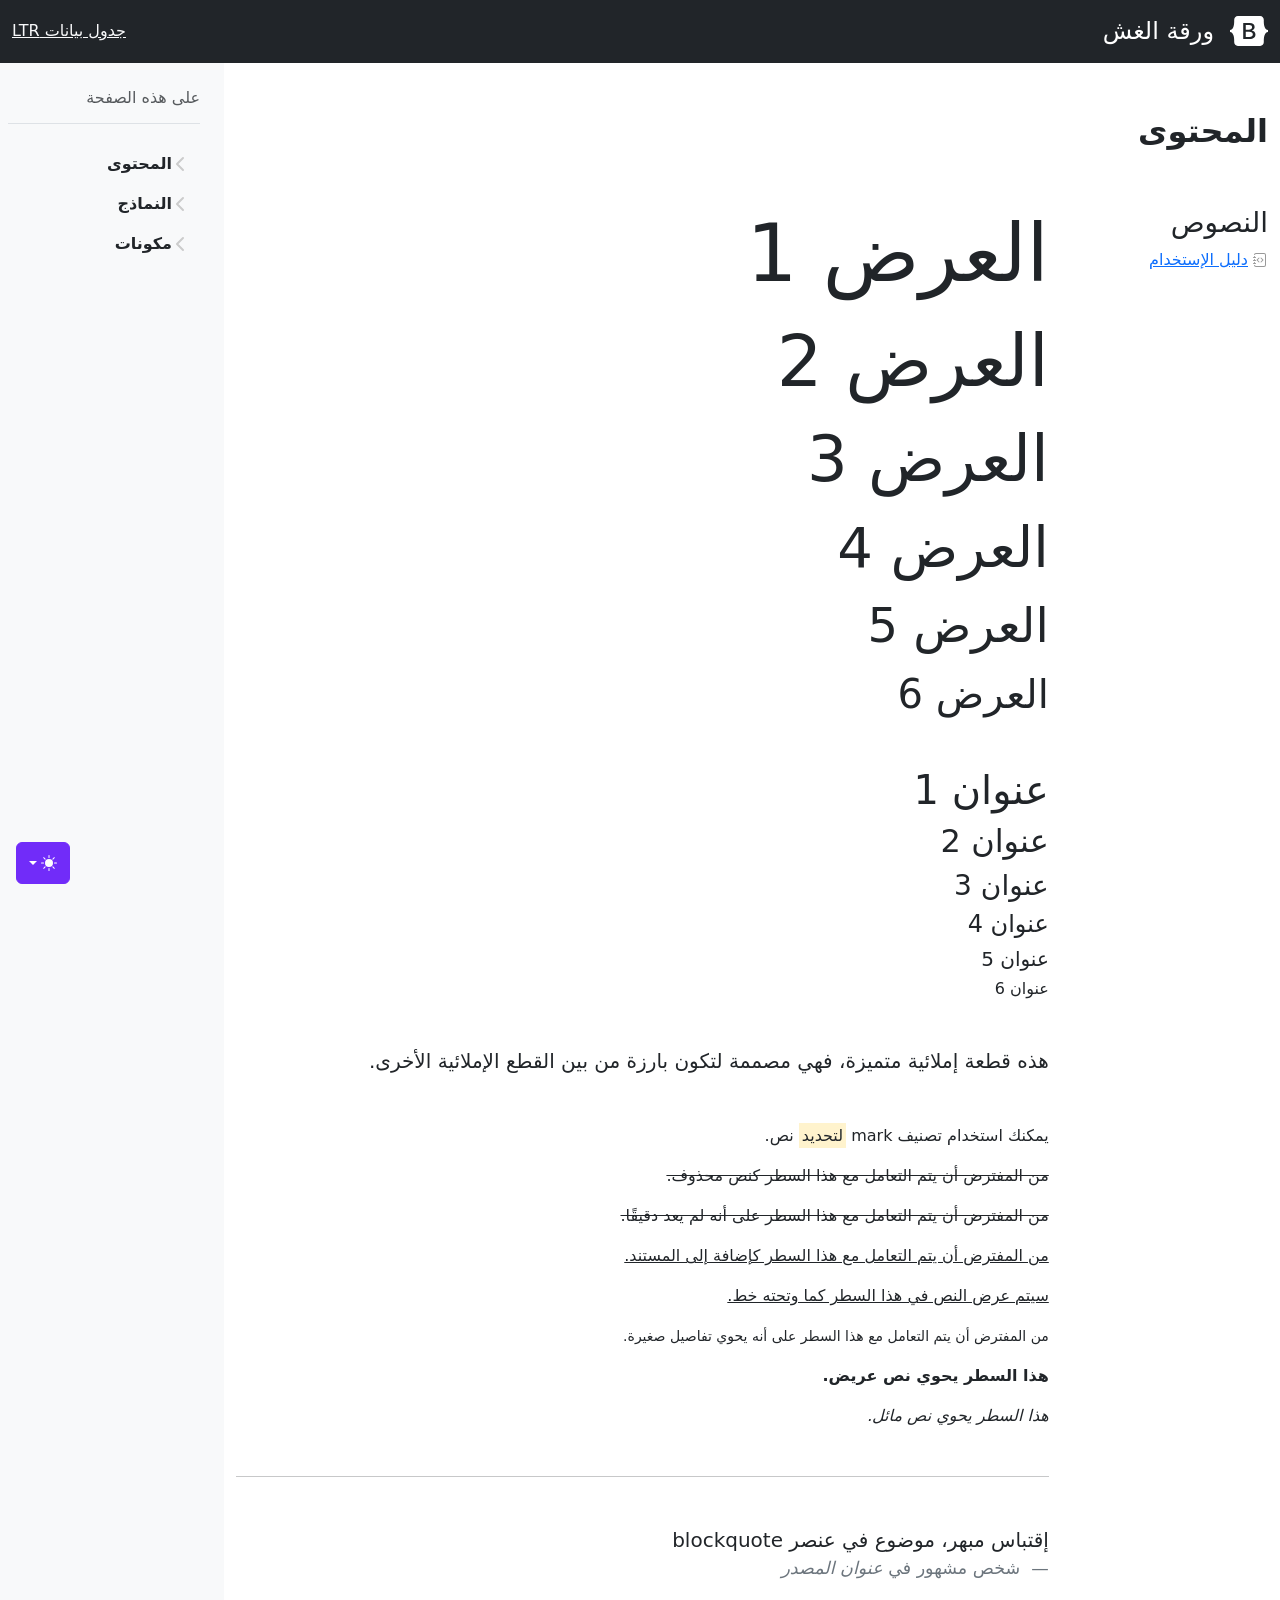
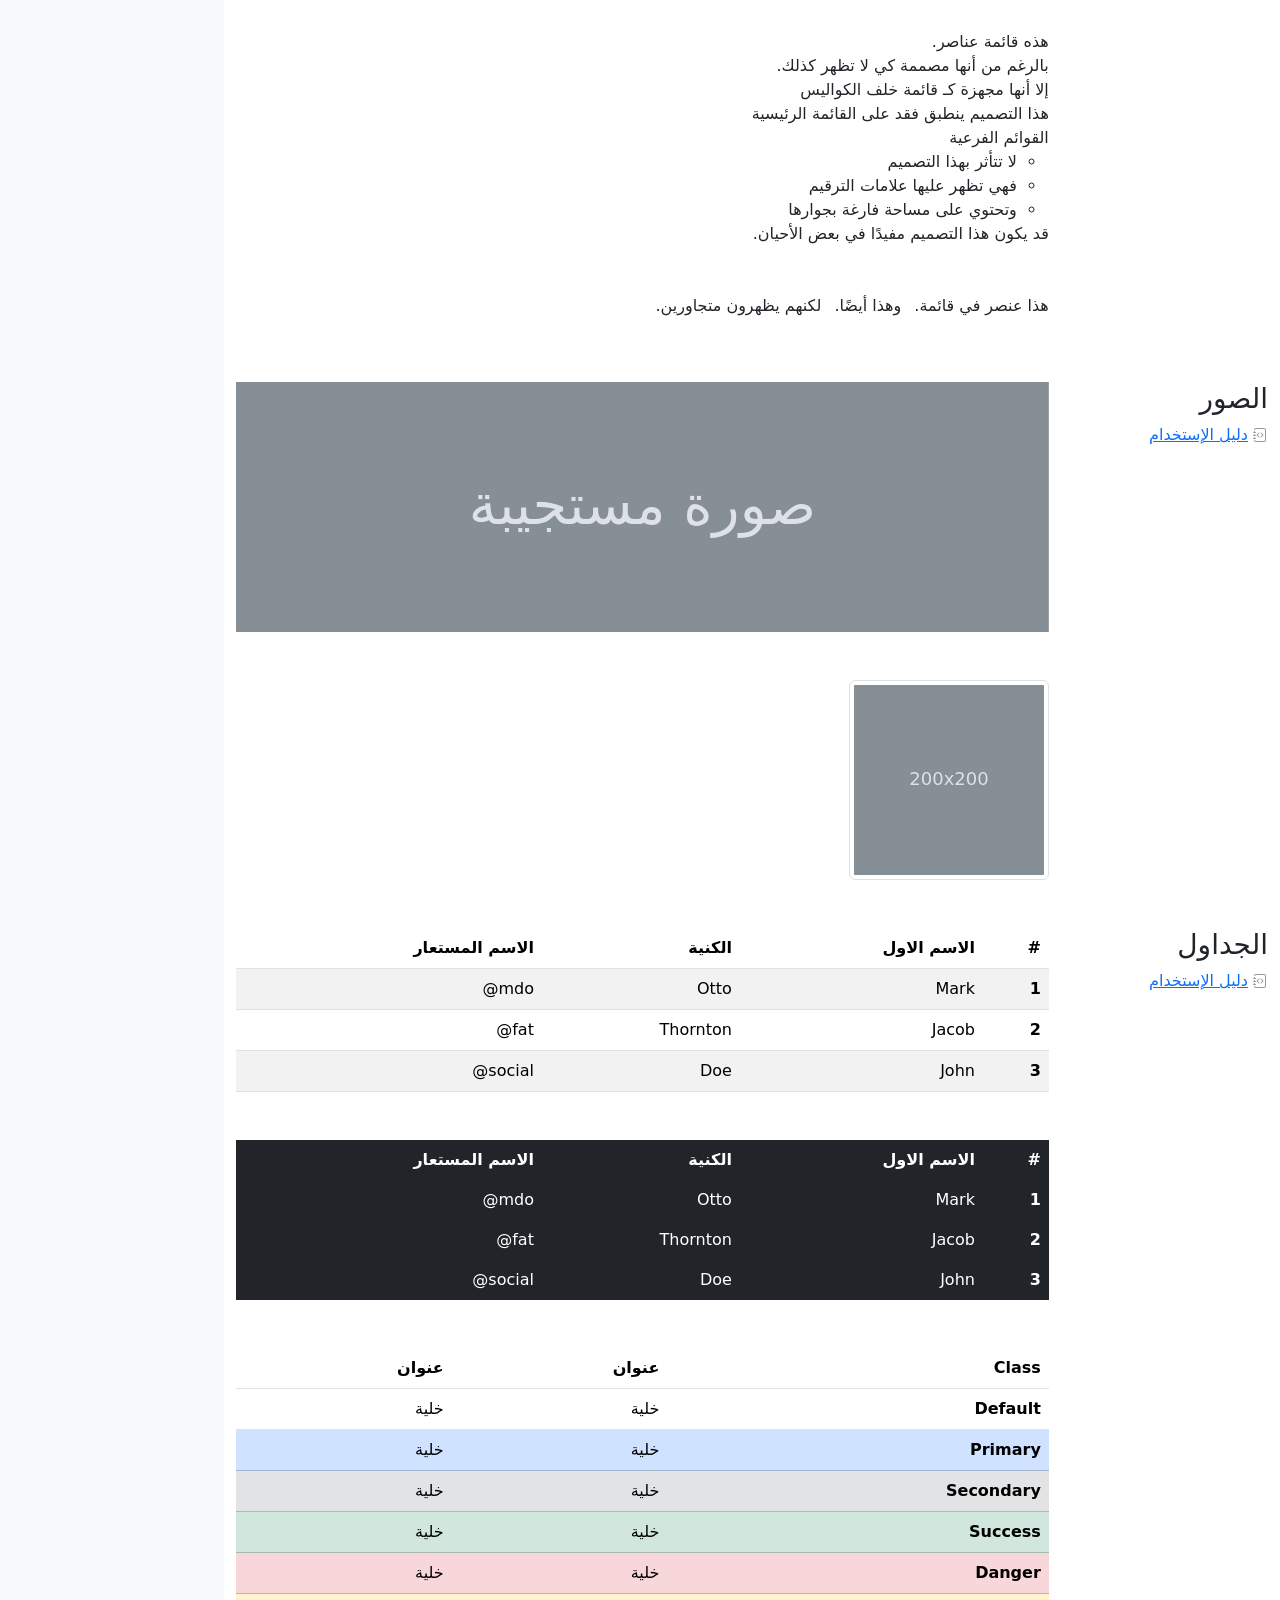
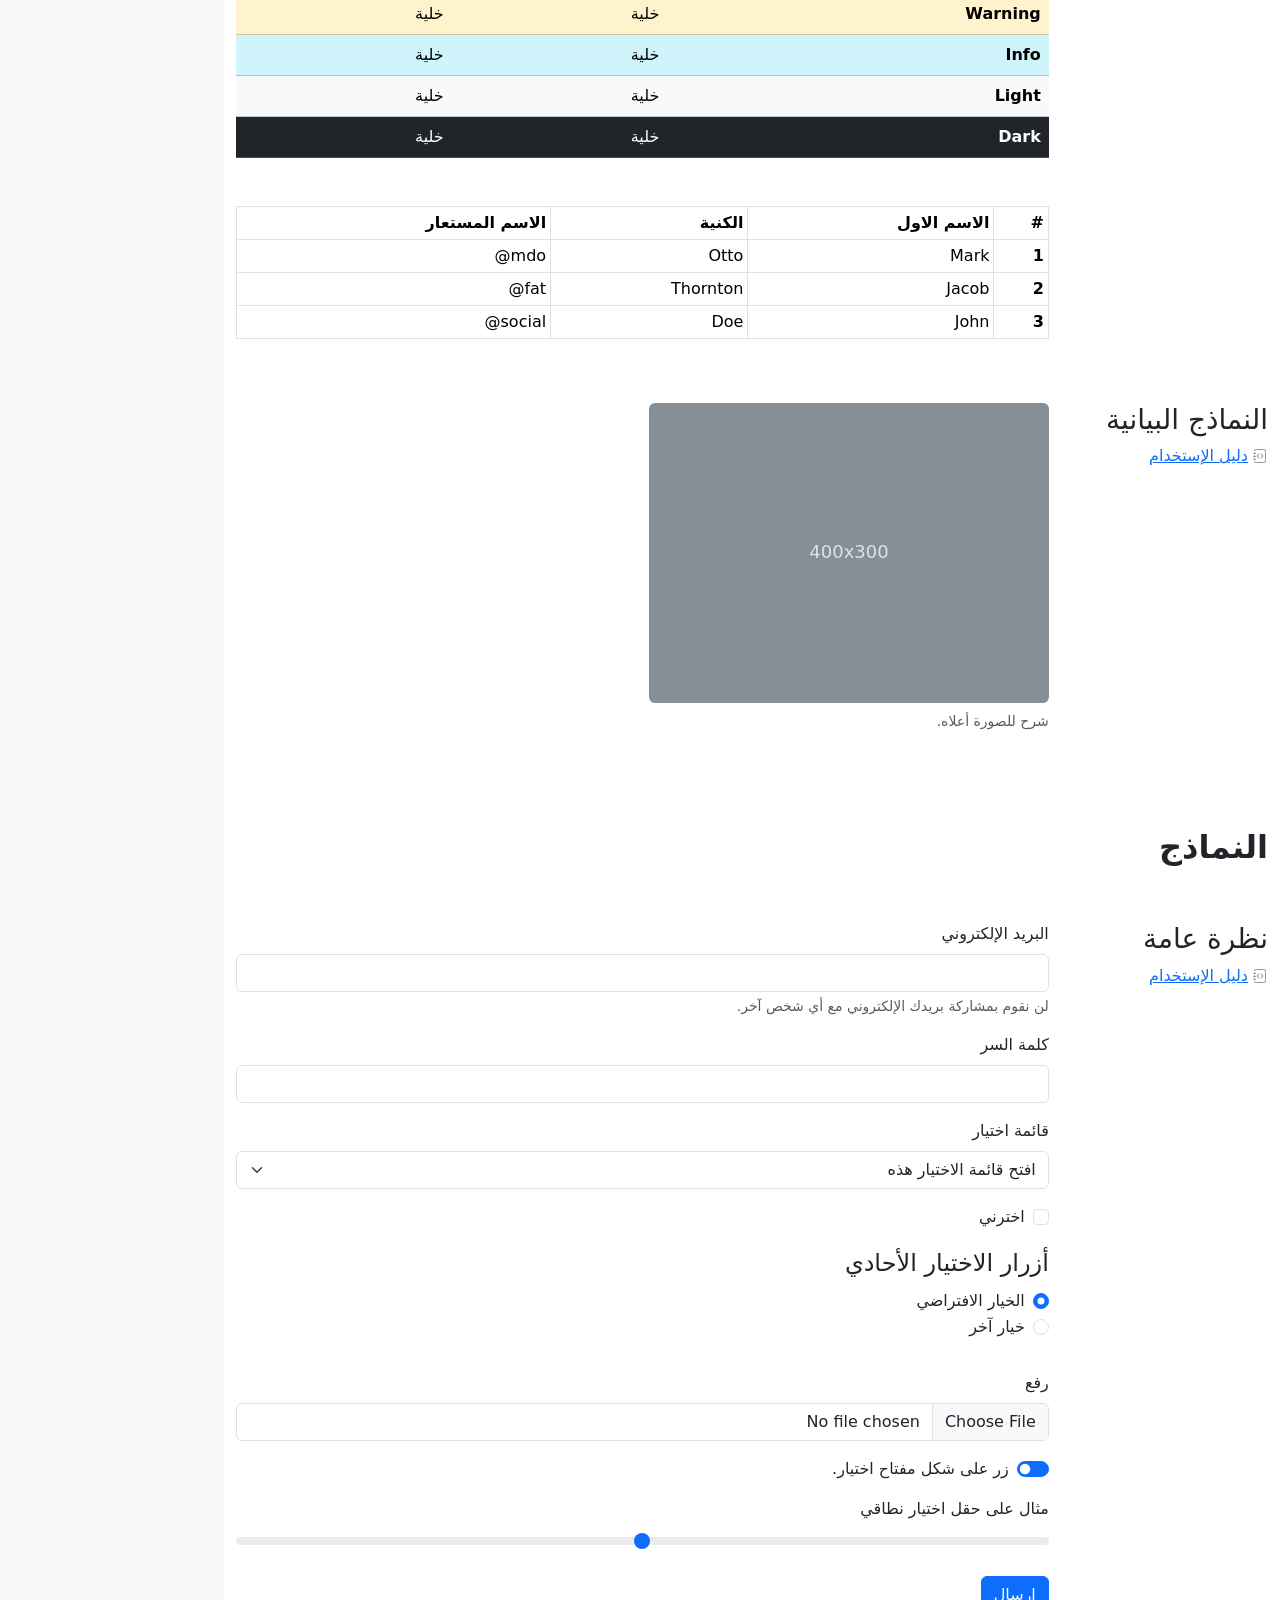
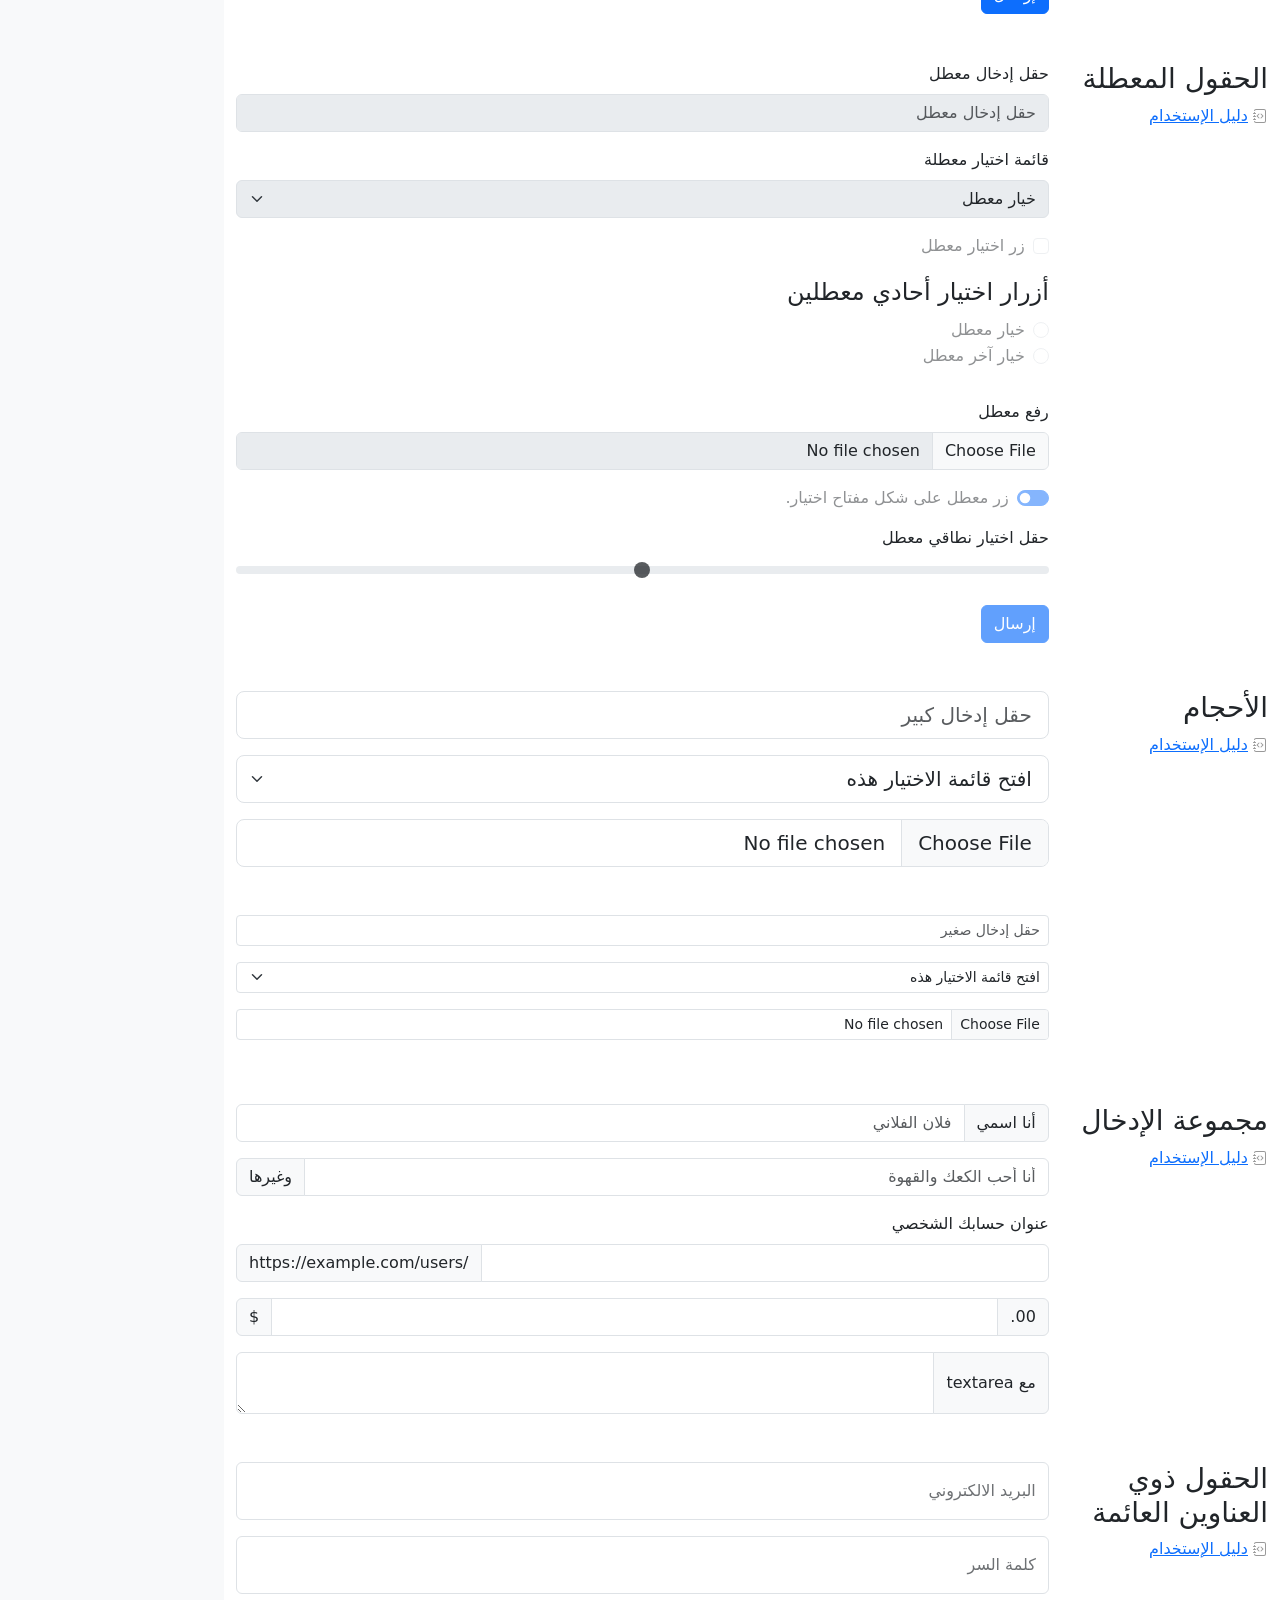
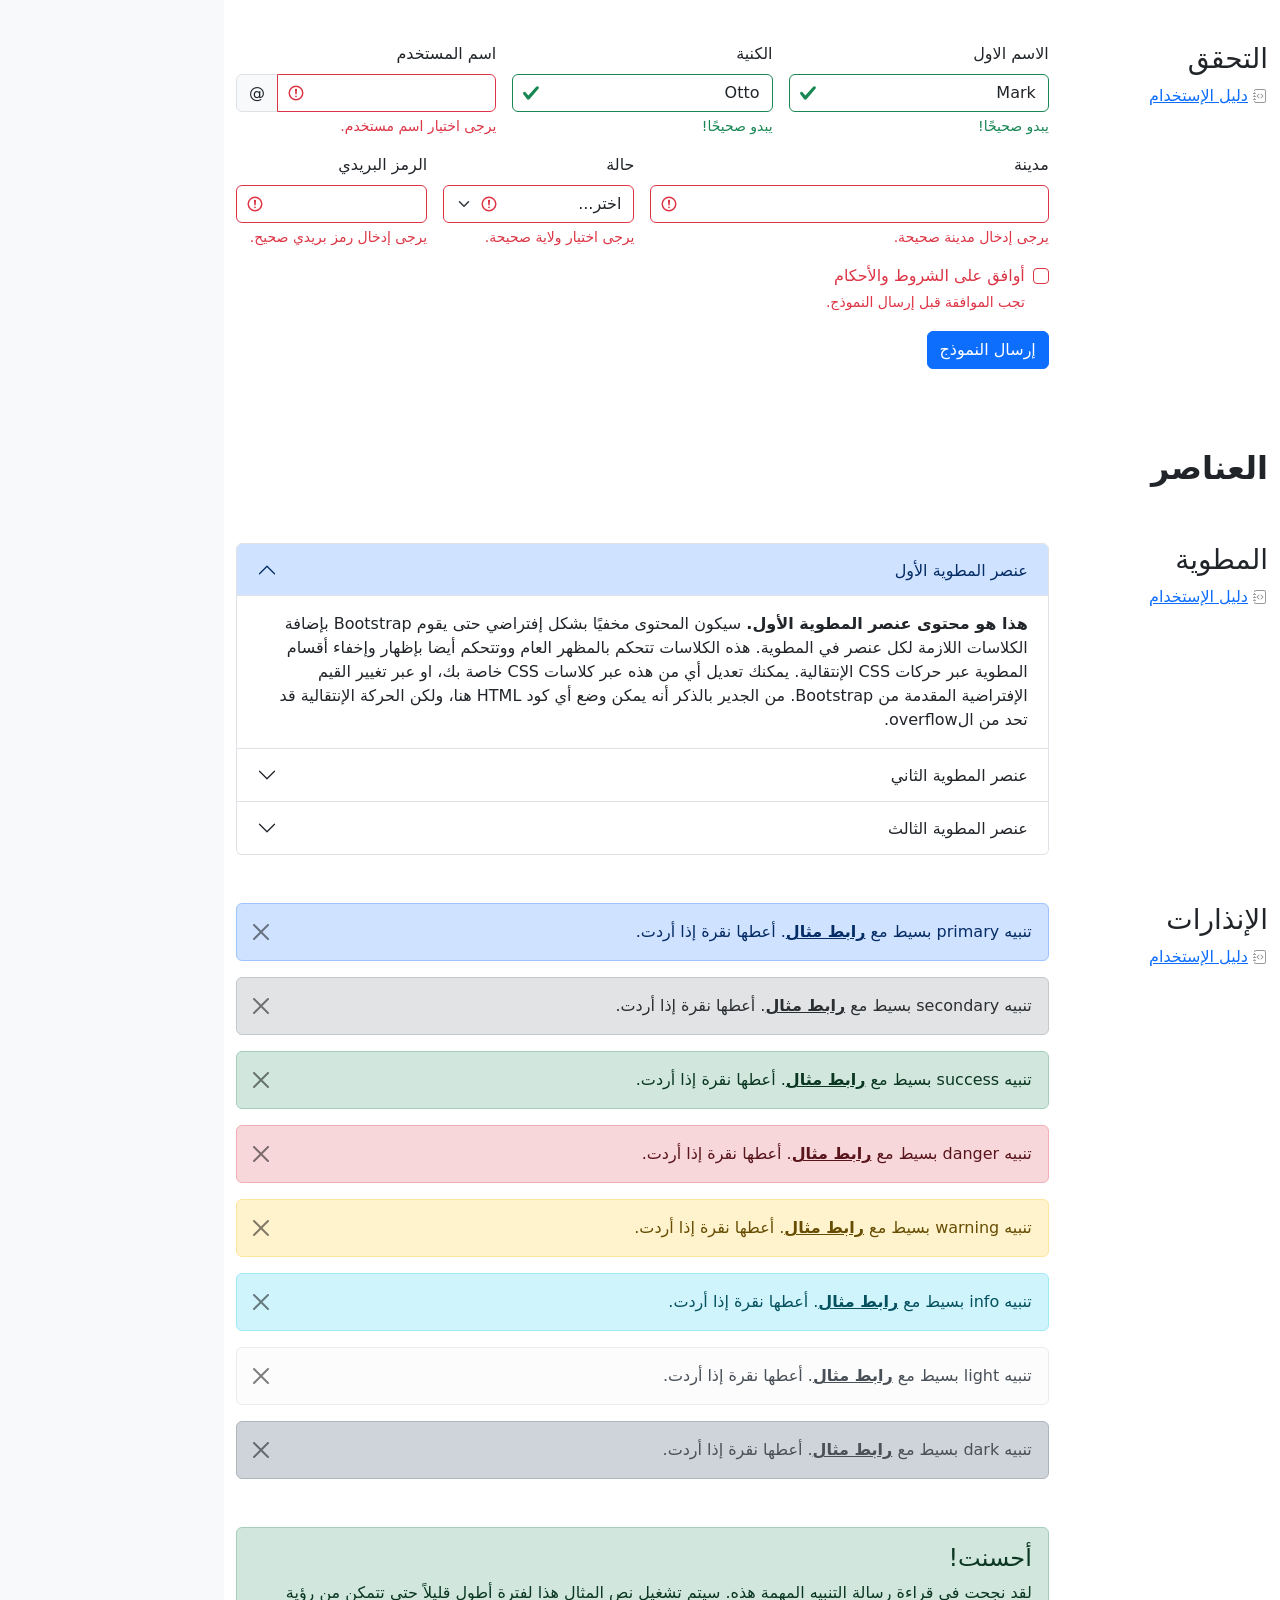
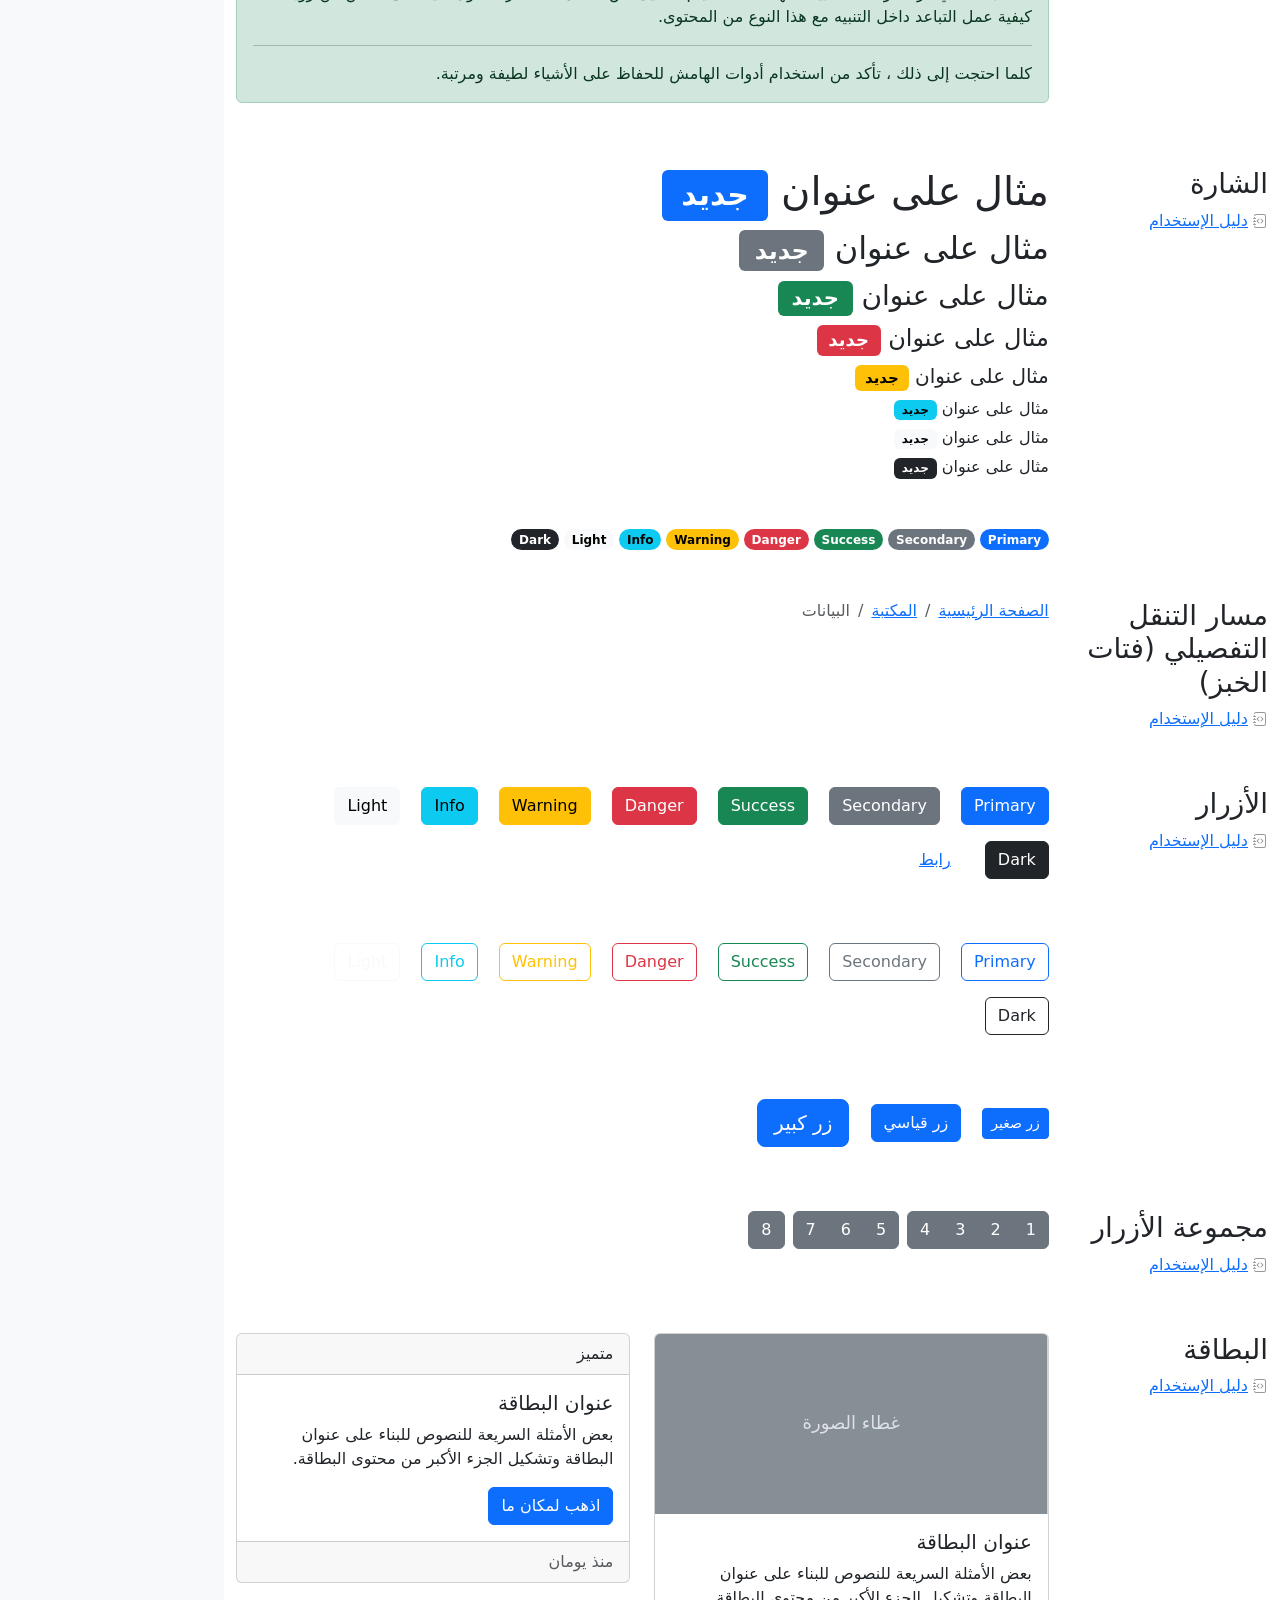
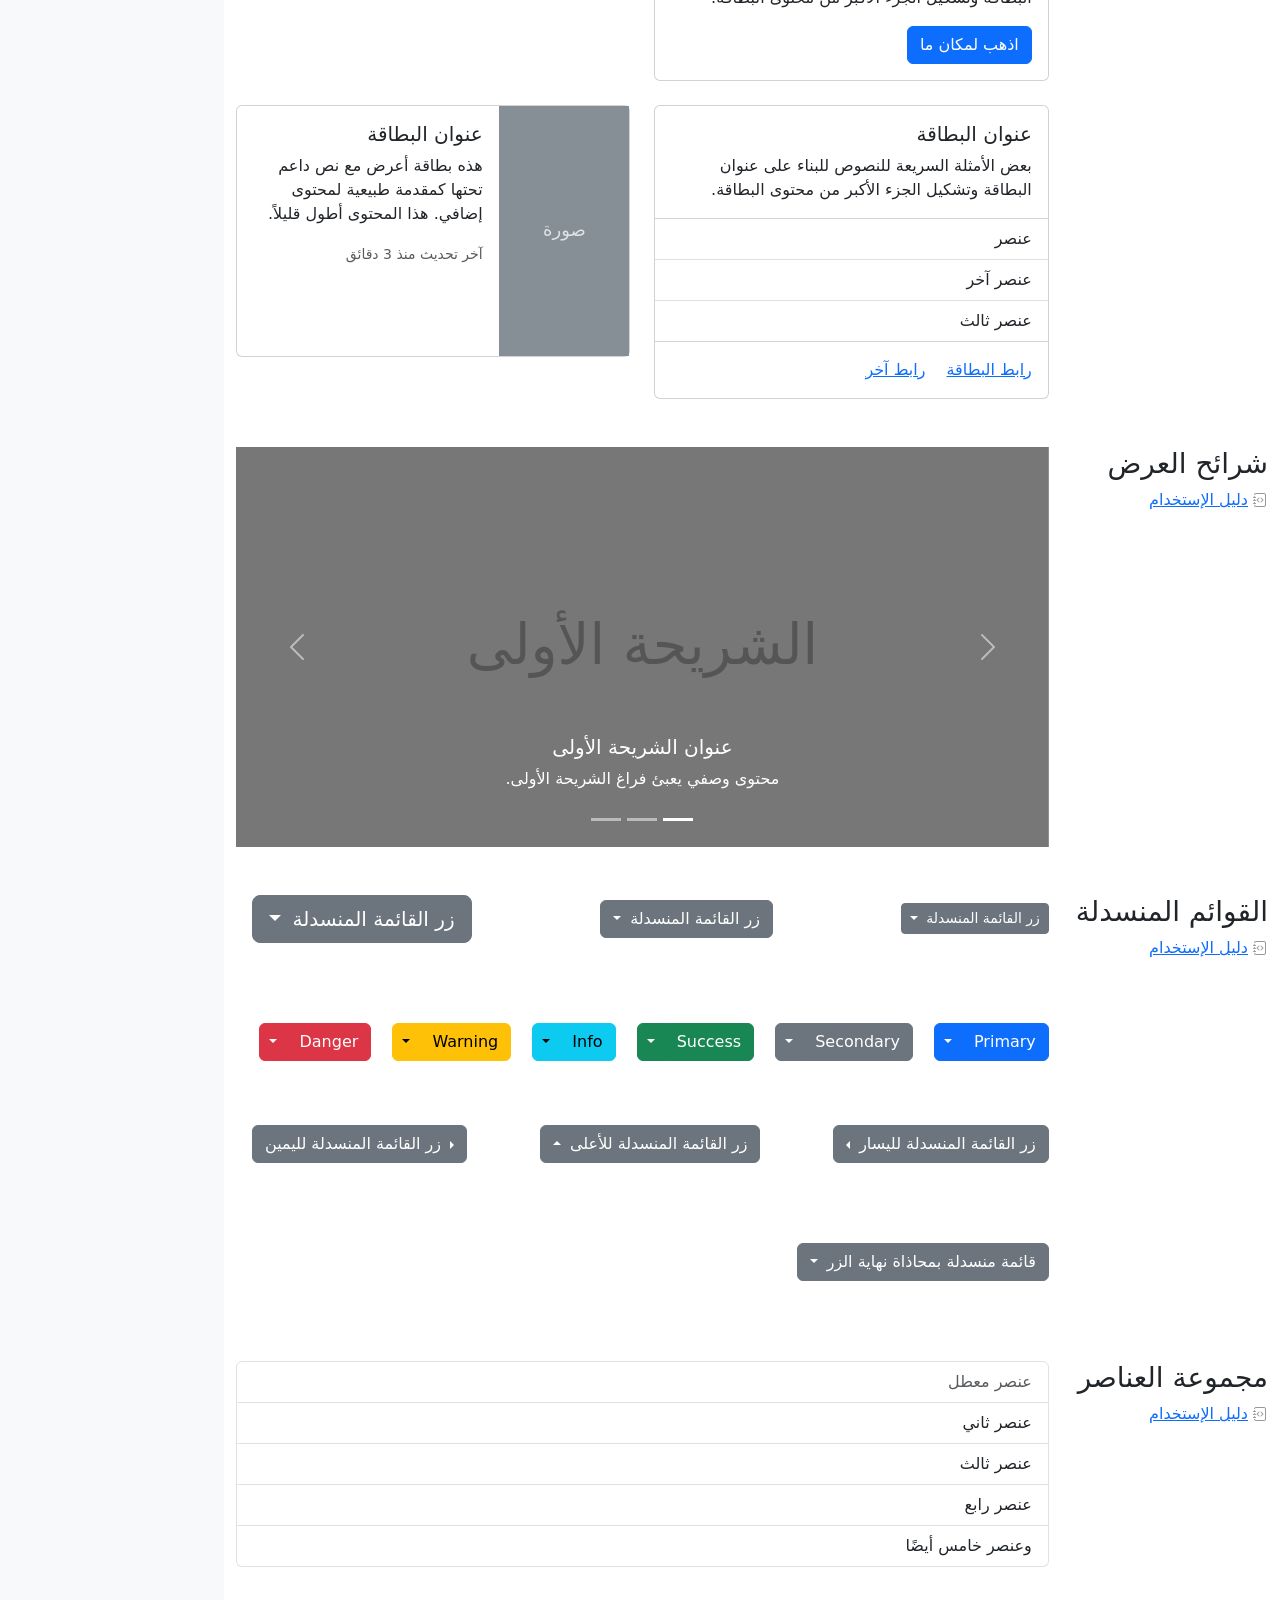
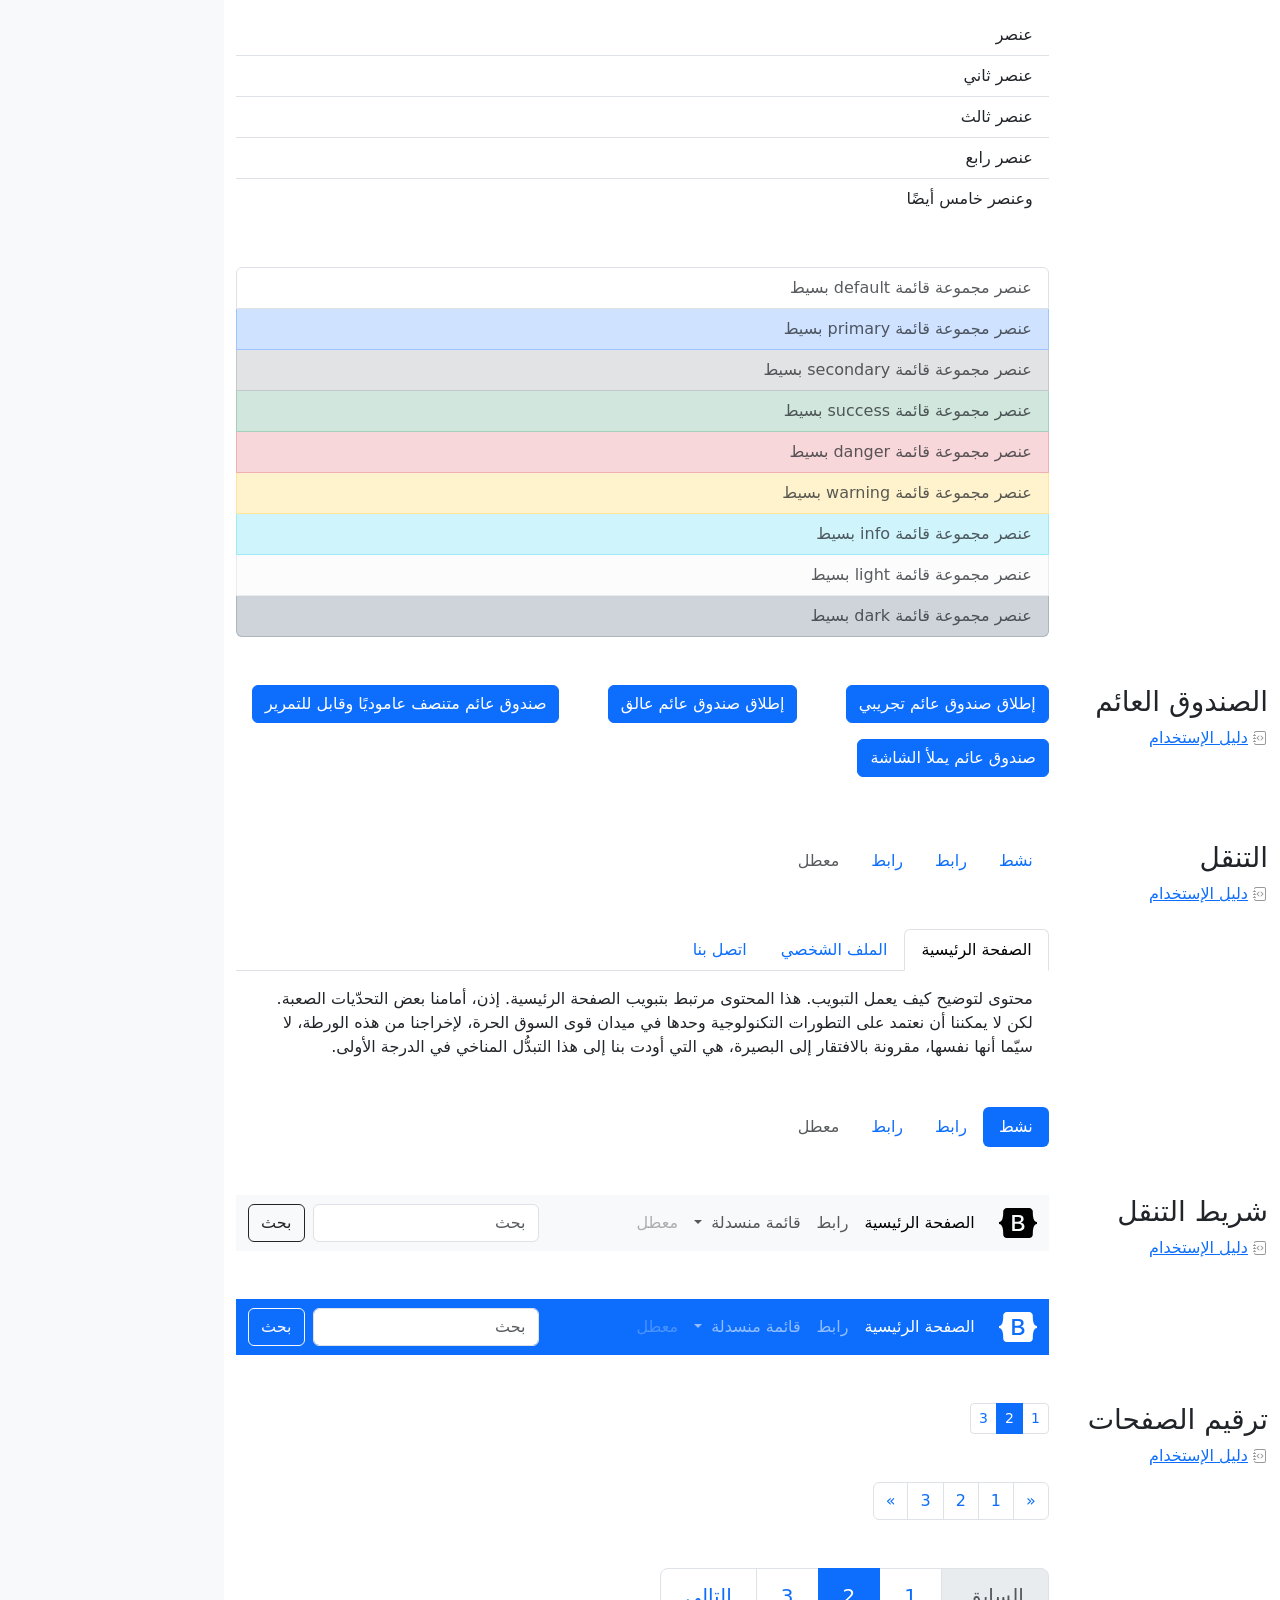
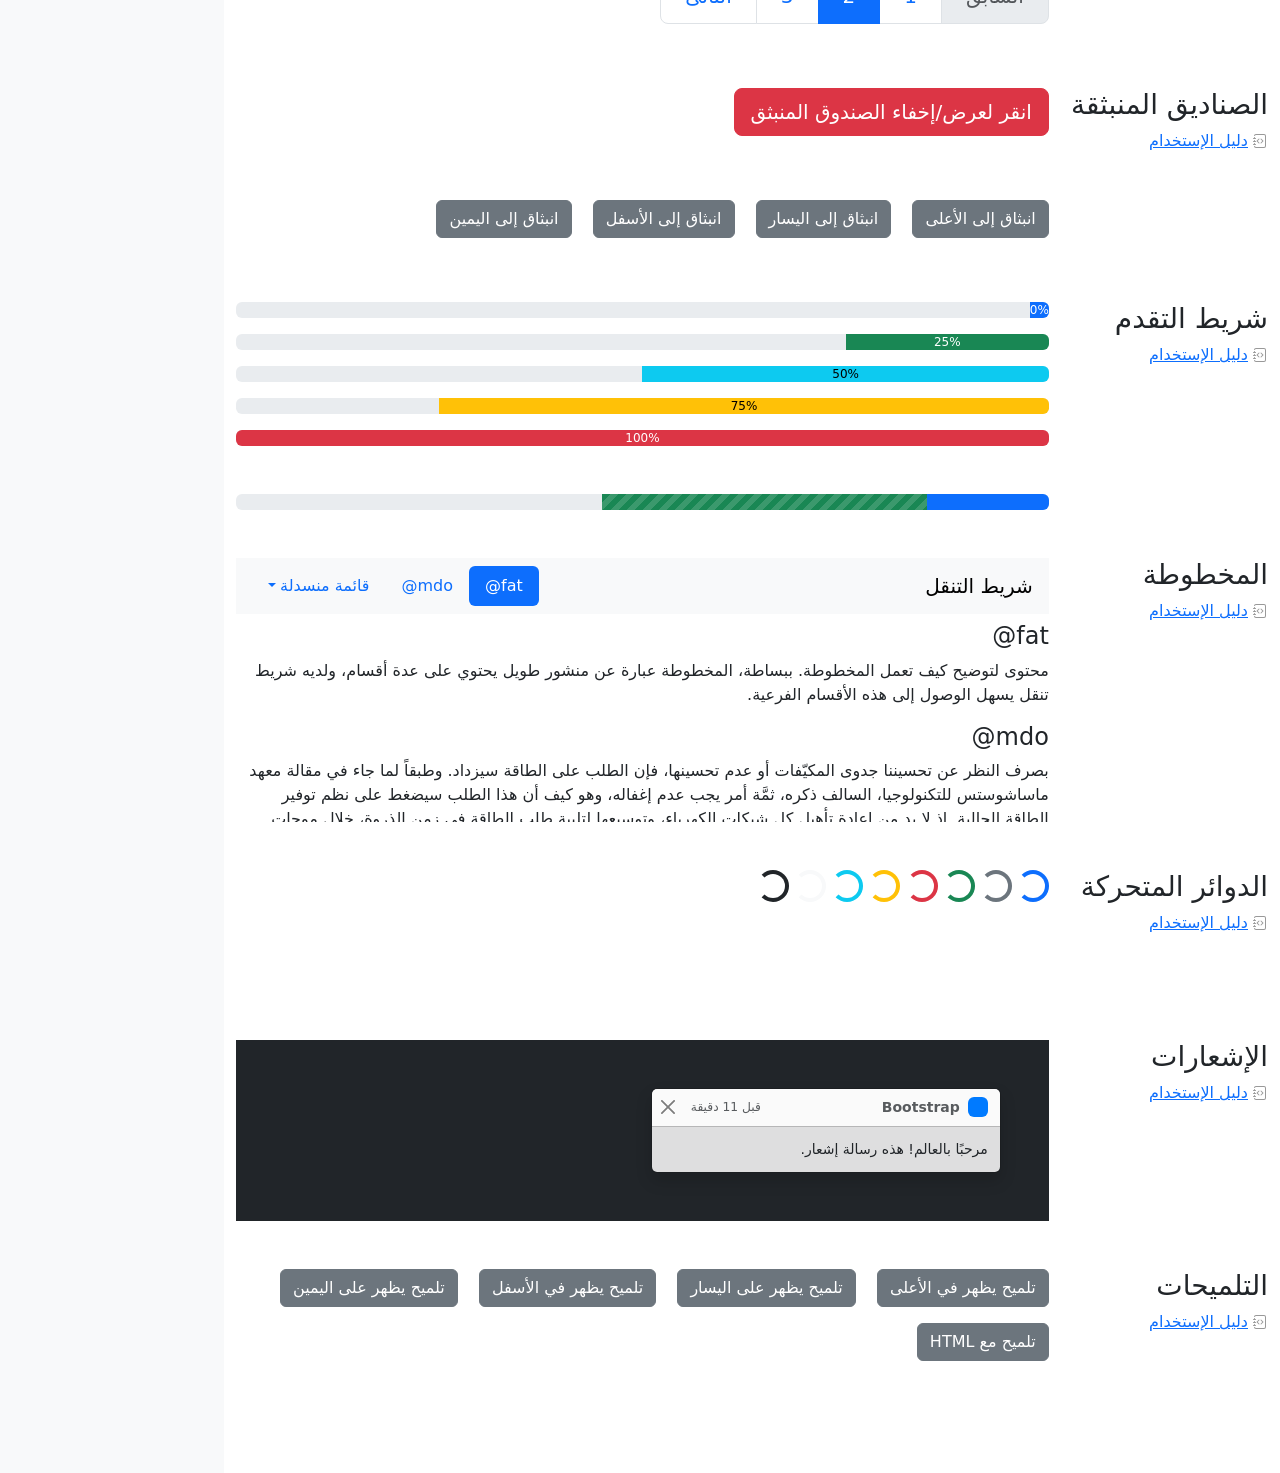
<file: bootstrap/cheatsheet-rtl/index.html>
<!doctype html>
<html lang="ar" dir="rtl" data-bs-theme="auto">
  <head>
    <meta charset="utf-8" />
    <meta name="viewport" content="width=device-width, initial-scale=1" />
    <meta name="description" content="" />
    <meta
      name="author"
      content="Mark Otto, Jacob Thornton, and Bootstrap contributors"
    />
    <meta name="generator" content="Astro v5.13.2" />
    <title>ورقة الغش · Bootstrap v5.3</title>
    <link
      rel="canonical"
      href="https://getbootstrap.com/docs/5.3/examples/cheatsheet-rtl/"
    />
    <script src="../assets/js/color-modes.js"></script>
    <link href="../assets/dist/css/bootstrap.rtl.min.css" rel="stylesheet" />
    <meta name="theme-color" content="#712cf9" />
    <link href="../cheatsheet/cheatsheet.rtl.css" rel="stylesheet" />
    <style>
      .bd-placeholder-img {
        font-size: 1.125rem;
        text-anchor: middle;
        -webkit-user-select: none;
        -moz-user-select: none;
        user-select: none;
      }
      @media (min-width: 768px) {
        .bd-placeholder-img-lg {
          font-size: 3.5rem;
        }
      }
      .b-example-divider {
        width: 100%;
        height: 3rem;
        background-color: #0000001a;
        border: solid rgba(0, 0, 0, 0.15);
        border-width: 1px 0;
        box-shadow:
          inset 0 0.5em 1.5em #0000001a,
          inset 0 0.125em 0.5em #00000026;
      }
      .b-example-vr {
        flex-shrink: 0;
        width: 1.5rem;
        height: 100vh;
      }
      .bi {
        vertical-align: -0.125em;
        fill: currentColor;
      }
      .nav-scroller {
        position: relative;
        z-index: 2;
        height: 2.75rem;
        overflow-y: hidden;
      }
      .nav-scroller .nav {
        display: flex;
        flex-wrap: nowrap;
        padding-bottom: 1rem;
        margin-top: -1px;
        overflow-x: auto;
        text-align: center;
        white-space: nowrap;
        -webkit-overflow-scrolling: touch;
      }
      .btn-bd-primary {
        --bd-violet-bg: #712cf9;
        --bd-violet-rgb: 112.520718, 44.062154, 249.437846;
        --bs-btn-font-weight: 600;
        --bs-btn-color: var(--bs-white);
        --bs-btn-bg: var(--bd-violet-bg);
        --bs-btn-border-color: var(--bd-violet-bg);
        --bs-btn-hover-color: var(--bs-white);
        --bs-btn-hover-bg: #6528e0;
        --bs-btn-hover-border-color: #6528e0;
        --bs-btn-focus-shadow-rgb: var(--bd-violet-rgb);
        --bs-btn-active-color: var(--bs-btn-hover-color);
        --bs-btn-active-bg: #5a23c8;
        --bs-btn-active-border-color: #5a23c8;
      }
      .bd-mode-toggle {
        z-index: 1500;
      }
      .bd-mode-toggle .bi {
        width: 1em;
        height: 1em;
      }
      .bd-mode-toggle .dropdown-menu .active .bi {
        display: block !important;
      }
    </style>
  </head>
  <body class="bg-body-tertiary">
    <svg xmlns="http://www.w3.org/2000/svg" class="d-none">
      <symbol id="check2" viewBox="0 0 16 16">
        <path
          d="M13.854 3.646a.5.5 0 0 1 0 .708l-7 7a.5.5 0 0 1-.708 0l-3.5-3.5a.5.5 0 1 1 .708-.708L6.5 10.293l6.646-6.647a.5.5 0 0 1 .708 0z"
        ></path>
      </symbol>
      <symbol id="circle-half" viewBox="0 0 16 16">
        <path
          d="M8 15A7 7 0 1 0 8 1v14zm0 1A8 8 0 1 1 8 0a8 8 0 0 1 0 16z"
        ></path>
      </symbol>
      <symbol id="moon-stars-fill" viewBox="0 0 16 16">
        <path
          d="M6 .278a.768.768 0 0 1 .08.858 7.208 7.208 0 0 0-.878 3.46c0 4.021 3.278 7.277 7.318 7.277.527 0 1.04-.055 1.533-.16a.787.787 0 0 1 .81.316.733.733 0 0 1-.031.893A8.349 8.349 0 0 1 8.344 16C3.734 16 0 12.286 0 7.71 0 4.266 2.114 1.312 5.124.06A.752.752 0 0 1 6 .278z"
        ></path>
        <path
          d="M10.794 3.148a.217.217 0 0 1 .412 0l.387 1.162c.173.518.579.924 1.097 1.097l1.162.387a.217.217 0 0 1 0 .412l-1.162.387a1.734 1.734 0 0 0-1.097 1.097l-.387 1.162a.217.217 0 0 1-.412 0l-.387-1.162A1.734 1.734 0 0 0 9.31 6.593l-1.162-.387a.217.217 0 0 1 0-.412l1.162-.387a1.734 1.734 0 0 0 1.097-1.097l.387-1.162zM13.863.099a.145.145 0 0 1 .274 0l.258.774c.115.346.386.617.732.732l.774.258a.145.145 0 0 1 0 .274l-.774.258a1.156 1.156 0 0 0-.732.732l-.258.774a.145.145 0 0 1-.274 0l-.258-.774a1.156 1.156 0 0 0-.732-.732l-.774-.258a.145.145 0 0 1 0-.274l.774-.258c.346-.115.617-.386.732-.732L13.863.1z"
        ></path>
      </symbol>
      <symbol id="sun-fill" viewBox="0 0 16 16">
        <path
          d="M8 12a4 4 0 1 0 0-8 4 4 0 0 0 0 8zM8 0a.5.5 0 0 1 .5.5v2a.5.5 0 0 1-1 0v-2A.5.5 0 0 1 8 0zm0 13a.5.5 0 0 1 .5.5v2a.5.5 0 0 1-1 0v-2A.5.5 0 0 1 8 13zm8-5a.5.5 0 0 1-.5.5h-2a.5.5 0 0 1 0-1h2a.5.5 0 0 1 .5.5zM3 8a.5.5 0 0 1-.5.5h-2a.5.5 0 0 1 0-1h2A.5.5 0 0 1 3 8zm10.657-5.657a.5.5 0 0 1 0 .707l-1.414 1.415a.5.5 0 1 1-.707-.708l1.414-1.414a.5.5 0 0 1 .707 0zm-9.193 9.193a.5.5 0 0 1 0 .707L3.05 13.657a.5.5 0 0 1-.707-.707l1.414-1.414a.5.5 0 0 1 .707 0zm9.193 2.121a.5.5 0 0 1-.707 0l-1.414-1.414a.5.5 0 0 1 .707-.707l1.414 1.414a.5.5 0 0 1 0 .707zM4.464 4.465a.5.5 0 0 1-.707 0L2.343 3.05a.5.5 0 1 1 .707-.707l1.414 1.414a.5.5 0 0 1 0 .708z"
        ></path>
      </symbol>
    </svg>
    <div
      class="dropdown position-fixed bottom-0 end-0 mb-3 me-3 bd-mode-toggle"
    >
      <button
        class="btn btn-bd-primary py-2 dropdown-toggle d-flex align-items-center"
        id="bd-theme"
        type="button"
        aria-expanded="false"
        data-bs-toggle="dropdown"
        aria-label="Toggle theme (auto)"
      >
        <svg class="bi my-1 theme-icon-active" aria-hidden="true">
          <use href="#circle-half"></use>
        </svg>
        <span class="visually-hidden" id="bd-theme-text">Toggle theme</span>
      </button>
      <ul
        class="dropdown-menu dropdown-menu-end shadow"
        aria-labelledby="bd-theme-text"
      >
        <li>
          <button
            type="button"
            class="dropdown-item d-flex align-items-center"
            data-bs-theme-value="light"
            aria-pressed="false"
          >
            <svg class="bi me-2 opacity-50" aria-hidden="true">
              <use href="#sun-fill"></use>
            </svg>
            Light
            <svg class="bi ms-auto d-none" aria-hidden="true">
              <use href="#check2"></use>
            </svg>
          </button>
        </li>
        <li>
          <button
            type="button"
            class="dropdown-item d-flex align-items-center"
            data-bs-theme-value="dark"
            aria-pressed="false"
          >
            <svg class="bi me-2 opacity-50" aria-hidden="true">
              <use href="#moon-stars-fill"></use>
            </svg>
            Dark
            <svg class="bi ms-auto d-none" aria-hidden="true">
              <use href="#check2"></use>
            </svg>
          </button>
        </li>
        <li>
          <button
            type="button"
            class="dropdown-item d-flex align-items-center active"
            data-bs-theme-value="auto"
            aria-pressed="true"
          >
            <svg class="bi me-2 opacity-50" aria-hidden="true">
              <use href="#circle-half"></use>
            </svg>
            Auto
            <svg class="bi ms-auto d-none" aria-hidden="true">
              <use href="#check2"></use>
            </svg>
          </button>
        </li>
      </ul>
    </div>
    <header
      class="bd-header bg-dark py-3 d-flex align-items-stretch border-bottom border-dark"
    >
      <div class="container-fluid d-flex align-items-center">
        <h1 class="d-flex align-items-center fs-4 text-white mb-0">
          <img
            src="../assets/brand/bootstrap-logo-white.svg"
            width="38"
            height="30"
            class="me-3"
            alt="Bootstrap"
          />
          ورقة الغش
        </h1>
        <a
          href="../examples/cheatsheet/"
          class="ms-auto link-light"
          hreflang="en"
          >جدول بيانات LTR</a
        >
      </div>
    </header>
    <aside
      class="bd-aside sticky-xl-top text-body-secondary align-self-start mb-3 mb-xl-5 px-2"
    >
      <h2 class="h6 pt-4 pb-3 mb-4 border-bottom">على هذه الصفحة</h2>
      <nav class="small" id="toc">
        <ul class="list-unstyled">
          <li class="my-2">
            <button
              type="button"
              class="btn d-inline-flex align-items-center collapsed border-0"
              data-bs-toggle="collapse"
              aria-expanded="false"
              data-bs-target="#contents-collapse"
              aria-controls="contents-collapse"
            >
              المحتوى
            </button>
            <ul class="list-unstyled ps-3 collapse" id="contents-collapse">
              <li>
                <a
                  class="d-inline-flex align-items-center rounded text-decoration-none"
                  href="#typography"
                  >النصوص</a
                >
              </li>
              <li>
                <a
                  class="d-inline-flex align-items-center rounded text-decoration-none"
                  href="#images"
                  >الصور</a
                >
              </li>
              <li>
                <a
                  class="d-inline-flex align-items-center rounded text-decoration-none"
                  href="#tables"
                  >الجداول</a
                >
              </li>
              <li>
                <a
                  class="d-inline-flex align-items-center rounded text-decoration-none"
                  href="#figures"
                  >النماذج البيانية</a
                >
              </li>
            </ul>
          </li>
          <li class="my-2">
            <button
              type="button"
              class="btn d-inline-flex align-items-center collapsed border-0"
              data-bs-toggle="collapse"
              aria-expanded="false"
              data-bs-target="#forms-collapse"
              aria-controls="forms-collapse"
            >
              النماذج
            </button>
            <ul class="list-unstyled ps-3 collapse" id="forms-collapse">
              <li>
                <a
                  class="d-inline-flex align-items-center rounded text-decoration-none"
                  href="#overview"
                  >نظرة عامة</a
                >
              </li>
              <li>
                <a
                  class="d-inline-flex align-items-center rounded text-decoration-none"
                  href="#disabled-forms"
                  >الحقول المعطلة</a
                >
              </li>
              <li>
                <a
                  class="d-inline-flex align-items-center rounded text-decoration-none"
                  href="#sizing"
                  >الأحجام</a
                >
              </li>
              <li>
                <a
                  class="d-inline-flex align-items-center rounded text-decoration-none"
                  href="#input-group"
                  >مجموعة الإدخال</a
                >
              </li>
              <li>
                <a
                  class="d-inline-flex align-items-center rounded text-decoration-none"
                  href="#floating-labels"
                  >الحقول ذوي العناوين العائمة</a
                >
              </li>
              <li>
                <a
                  class="d-inline-flex align-items-center rounded text-decoration-none"
                  href="#validation"
                  >التحقق</a
                >
              </li>
            </ul>
          </li>
          <li class="my-2">
            <button
              type="button"
              class="btn d-inline-flex align-items-center collapsed border-0"
              data-bs-toggle="collapse"
              aria-expanded="false"
              data-bs-target="#components-collapse"
              aria-controls="components-collapse"
            >
              مكونات
            </button>
            <ul class="list-unstyled ps-3 collapse" id="components-collapse">
              <li>
                <a
                  class="d-inline-flex align-items-center rounded text-decoration-none"
                  href="#accordion"
                  >المطوية</a
                >
              </li>
              <li>
                <a
                  class="d-inline-flex align-items-center rounded text-decoration-none"
                  href="#alerts"
                  >الإنذارات</a
                >
              </li>
              <li>
                <a
                  class="d-inline-flex align-items-center rounded text-decoration-none"
                  href="#badge"
                  >الشارة</a
                >
              </li>
              <li>
                <a
                  class="d-inline-flex align-items-center rounded text-decoration-none"
                  href="#breadcrumb"
                  >مسار التنقل التفصيلي</a
                >
              </li>
              <li>
                <a
                  class="d-inline-flex align-items-center rounded text-decoration-none"
                  href="#buttons"
                  >الأزرار</a
                >
              </li>
              <li>
                <a
                  class="d-inline-flex align-items-center rounded text-decoration-none"
                  href="#button-group"
                  >مجموعة الأزرار</a
                >
              </li>
              <li>
                <a
                  class="d-inline-flex align-items-center rounded text-decoration-none"
                  href="#card"
                  >البطاقة</a
                >
              </li>
              <li>
                <a
                  class="d-inline-flex align-items-center rounded text-decoration-none"
                  href="#carousel"
                  >شرائح العرض</a
                >
              </li>
              <li>
                <a
                  class="d-inline-flex align-items-center rounded text-decoration-none"
                  href="#dropdowns"
                  >القوائم المنسدلة</a
                >
              </li>
              <li>
                <a
                  class="d-inline-flex align-items-center rounded text-decoration-none"
                  href="#list-group"
                  >مجموعة العناصر</a
                >
              </li>
              <li>
                <a
                  class="d-inline-flex align-items-center rounded text-decoration-none"
                  href="#modal"
                  >الصندوق العائم</a
                >
              </li>
              <li>
                <a
                  class="d-inline-flex align-items-center rounded text-decoration-none"
                  href="#navs"
                  >التنقل</a
                >
              </li>
              <li>
                <a
                  class="d-inline-flex align-items-center rounded text-decoration-none"
                  href="#navbar"
                  >شريط التنقل</a
                >
              </li>
              <li>
                <a
                  class="d-inline-flex align-items-center rounded text-decoration-none"
                  href="#pagination"
                  >ترقيم الصفحات</a
                >
              </li>
              <li>
                <a
                  class="d-inline-flex align-items-center rounded text-decoration-none"
                  href="#popovers"
                  >الصناديق المنبثقة</a
                >
              </li>
              <li>
                <a
                  class="d-inline-flex align-items-center rounded text-decoration-none"
                  href="#progress"
                  >شريط التقدم</a
                >
              </li>
              <li>
                <a
                  class="d-inline-flex align-items-center rounded text-decoration-none"
                  href="#scrollspy"
                  >المخطوطة</a
                >
              </li>
              <li>
                <a
                  class="d-inline-flex align-items-center rounded text-decoration-none"
                  href="#spinners"
                  >الدوائر المتحركة</a
                >
              </li>
              <li>
                <a
                  class="d-inline-flex align-items-center rounded text-decoration-none"
                  href="#toasts"
                  >الإشعارات</a
                >
              </li>
              <li>
                <a
                  class="d-inline-flex align-items-center rounded text-decoration-none"
                  href="#tooltips"
                  >التلميحات</a
                >
              </li>
            </ul>
          </li>
        </ul>
      </nav>
    </aside>
    <main class="bd-cheatsheet container-fluid bg-body">
      <section id="content">
        <h2 class="sticky-xl-top fw-bold pt-3 pt-xl-5 pb-2 pb-xl-3">المحتوى</h2>
        <article class="my-3" id="typography">
          <div
            class="bd-heading sticky-xl-top align-self-start mt-5 mb-3 mt-xl-0 mb-xl-2"
          >
            <h3>النصوص</h3>
            <a
              class="d-flex align-items-center"
              hreflang="en"
              href="../content/typography"
              >دليل الإستخدام</a
            >
          </div>
          <div>
            <div class="bd-example-snippet bd-code-snippet">
              <div class="bd-example m-0 border-0">
                <p class="display-1">العرض 1</p>
                <p class="display-2">العرض 2</p>
                <p class="display-3">العرض 3</p>
                <p class="display-4">العرض 4</p>
                <p class="display-5">العرض 5</p>
                <p class="display-6">العرض 6</p>
              </div>
            </div>
            <div class="bd-example-snippet bd-code-snippet">
              <div class="bd-example m-0 border-0">
                <p class="h1">عنوان 1</p>
                <p class="h2">عنوان 2</p>
                <p class="h3">عنوان 3</p>
                <p class="h4">عنوان 4</p>
                <p class="h5">عنوان 5</p>
                <p class="h6">عنوان 6</p>
              </div>
            </div>
            <div class="bd-example-snippet bd-code-snippet">
              <div class="bd-example m-0 border-0">
                <p class="lead">
                  هذه قطعة إملائية متميزة، فهي مصممة لتكون بارزة من بين القطع
                  الإملائية الأخرى.
                </p>
              </div>
            </div>
            <div class="bd-example-snippet bd-code-snippet">
              <div class="bd-example m-0 border-0">
                <p>يمكنك استخدام تصنيف mark <mark>لتحديد</mark> نص.</p>
                <p>
                  <del>من المفترض أن يتم التعامل مع هذا السطر كنص محذوف.</del>
                </p>
                <p>
                  <s
                    >من المفترض أن يتم التعامل مع هذا السطر على أنه لم يعد
                    دقيقًا.</s
                  >
                </p>
                <p>
                  <ins
                    >من المفترض أن يتم التعامل مع هذا السطر كإضافة إلى
                    المستند.</ins
                  >
                </p>
                <p><u>سيتم عرض النص في هذا السطر كما وتحته خط.</u></p>
                <p>
                  <small
                    >من المفترض أن يتم التعامل مع هذا السطر على أنه يحوي تفاصيل
                    صغيرة.</small
                  >
                </p>
                <p><strong>هذا السطر يحوي نص عريض.</strong></p>
                <p><em>هذا السطر يحوي نص مائل.</em></p>
              </div>
            </div>
            <div class="bd-example-snippet bd-code-snippet">
              <div class="bd-example m-0 border-0">
                <hr />
              </div>
            </div>
            <div class="bd-example-snippet bd-code-snippet">
              <div class="bd-example m-0 border-0">
                <blockquote class="blockquote">
                  <p>إقتباس مبهر، موضوع في عنصر blockquote</p>
                  <footer class="blockquote-footer">
                    شخص مشهور في
                    <cite title="عنوان المصدر"> عنوان المصدر </cite>
                  </footer>
                </blockquote>
              </div>
            </div>
            <div class="bd-example-snippet bd-code-snippet">
              <div class="bd-example m-0 border-0">
                <ul class="list-unstyled">
                  <li>هذه قائمة عناصر.</li>
                  <li>بالرغم من أنها مصممة كي لا تظهر كذلك.</li>
                  <li>إلا أنها مجهزة كـ قائمة خلف الكواليس</li>
                  <li>هذا التصميم ينطبق فقد على القائمة الرئيسية</li>
                  <li>
                    القوائم الفرعية
                    <ul>
                      <li>لا تتأثر بهذا التصميم</li>
                      <li>فهي تظهر عليها علامات الترقيم</li>
                      <li>وتحتوي على مساحة فارغة بجوارها</li>
                    </ul>
                  </li>
                  <li>قد يكون هذا التصميم مفيدًا في بعض الأحيان.</li>
                </ul>
              </div>
            </div>
            <div class="bd-example-snippet bd-code-snippet">
              <div class="bd-example m-0 border-0">
                <ul class="list-inline">
                  <li class="list-inline-item">هذا عنصر في قائمة.</li>
                  <li class="list-inline-item">وهذا أيضًا.</li>
                  <li class="list-inline-item">لكنهم يظهرون متجاورين.</li>
                </ul>
              </div>
            </div>
          </div>
        </article>
        <article class="my-3" id="images">
          <div
            class="bd-heading sticky-xl-top align-self-start mt-5 mb-3 mt-xl-0 mb-xl-2"
          >
            <h3>الصور</h3>
            <a
              class="d-flex align-items-center"
              hreflang="en"
              href="../content/images"
              >دليل الإستخدام</a
            >
          </div>
          <div>
            <div class="bd-example-snippet bd-code-snippet">
              <div class="bd-example m-0 border-0">
                <svg
                  aria-label="Placeholder: صورة مستجيبة"
                  class="bd-placeholder-img bd-placeholder-img-lg img-fluid"
                  height="250"
                  preserveAspectRatio="xMidYMid slice"
                  role="img"
                  width="100%"
                  xmlns="http://www.w3.org/2000/svg"
                >
                  <title>Placeholder</title>
                  <rect width="100%" height="100%" fill="#868e96" />
                  <text x="50%" y="50%" fill="#dee2e6" dy=".3em">
                    صورة مستجيبة
                  </text>
                </svg>
              </div>
            </div>
            <div class="bd-example-snippet bd-code-snippet">
              <div class="bd-example m-0 border-0">
                <svg
                  aria-label="صورة عنصر نائب مربع عام مع حدود بيضاء حولها ، مما يجعلها تشبه صورة تم التقاطها بكاميرا فورية قديمة: 200x200"
                  class="bd-placeholder-img img-thumbnail"
                  height="200"
                  preserveAspectRatio="xMidYMid slice"
                  role="img"
                  width="200"
                  xmlns="http://www.w3.org/2000/svg"
                >
                  <title>
                    صورة عنصر نائب مربع عام مع حدود بيضاء حولها ، مما يجعلها
                    تشبه صورة تم التقاطها بكاميرا فورية قديمة
                  </title>
                  <rect width="100%" height="100%" fill="#868e96" />
                  <text x="50%" y="50%" fill="#dee2e6" dy=".3em">200x200</text>
                </svg>
              </div>
            </div>
          </div>
        </article>
        <article class="my-3" id="tables">
          <div
            class="bd-heading sticky-xl-top align-self-start mt-5 mb-3 mt-xl-0 mb-xl-2"
          >
            <h3>الجداول</h3>
            <a
              class="d-flex align-items-center"
              hreflang="en"
              href="../content/tables"
              >دليل الإستخدام</a
            >
          </div>
          <div>
            <div class="bd-example-snippet bd-code-snippet">
              <div class="bd-example m-0 border-0">
                <table class="table table-striped">
                  <thead>
                    <tr>
                      <th scope="col">#</th>
                      <th scope="col">الاسم الاول</th>
                      <th scope="col">الكنية</th>
                      <th scope="col">الاسم المستعار</th>
                    </tr>
                  </thead>
                  <tbody>
                    <tr>
                      <th scope="row">1</th>
                      <td>Mark</td>
                      <td>Otto</td>
                      <td><bdo lang="en" dir="ltr">@mdo</bdo></td>
                    </tr>
                    <tr>
                      <th scope="row">2</th>
                      <td>Jacob</td>
                      <td>Thornton</td>
                      <td><bdo lang="en" dir="ltr">@fat</bdo></td>
                    </tr>
                    <tr>
                      <th scope="row">3</th>
                      <td>John</td>
                      <td>Doe</td>
                      <td><bdo lang="en" dir="ltr">@social</bdo></td>
                    </tr>
                  </tbody>
                </table>
              </div>
            </div>
            <div class="bd-example-snippet bd-code-snippet">
              <div class="bd-example m-0 border-0">
                <table class="table table-dark table-borderless">
                  <thead>
                    <tr>
                      <th scope="col">#</th>
                      <th scope="col">الاسم الاول</th>
                      <th scope="col">الكنية</th>
                      <th scope="col">الاسم المستعار</th>
                    </tr>
                  </thead>
                  <tbody>
                    <tr>
                      <th scope="row">1</th>
                      <td>Mark</td>
                      <td>Otto</td>
                      <td><bdo lang="en" dir="ltr">@mdo</bdo></td>
                    </tr>
                    <tr>
                      <th scope="row">2</th>
                      <td>Jacob</td>
                      <td>Thornton</td>
                      <td><bdo lang="en" dir="ltr">@fat</bdo></td>
                    </tr>
                    <tr>
                      <th scope="row">3</th>
                      <td>John</td>
                      <td>Doe</td>
                      <td><bdo lang="en" dir="ltr">@social</bdo></td>
                    </tr>
                  </tbody>
                </table>
              </div>
            </div>
            <div class="bd-example-snippet bd-code-snippet">
              <div class="bd-example m-0 border-0">
                <table class="table table-hover">
                  <thead>
                    <tr>
                      <th scope="col">Class</th>
                      <th scope="col">عنوان</th>
                      <th scope="col">عنوان</th>
                    </tr>
                  </thead>
                  <tbody>
                    <tr>
                      <th scope="row">Default</th>
                      <td>خلية</td>
                      <td>خلية</td>
                    </tr>
                    <tr class="table-primary">
                      <th scope="row">Primary</th>
                      <td>خلية</td>
                      <td>خلية</td>
                    </tr>
                    <tr class="table-secondary">
                      <th scope="row">Secondary</th>
                      <td>خلية</td>
                      <td>خلية</td>
                    </tr>
                    <tr class="table-success">
                      <th scope="row">Success</th>
                      <td>خلية</td>
                      <td>خلية</td>
                    </tr>
                    <tr class="table-danger">
                      <th scope="row">Danger</th>
                      <td>خلية</td>
                      <td>خلية</td>
                    </tr>
                    <tr class="table-warning">
                      <th scope="row">Warning</th>
                      <td>خلية</td>
                      <td>خلية</td>
                    </tr>
                    <tr class="table-info">
                      <th scope="row">Info</th>
                      <td>خلية</td>
                      <td>خلية</td>
                    </tr>
                    <tr class="table-light">
                      <th scope="row">Light</th>
                      <td>خلية</td>
                      <td>خلية</td>
                    </tr>
                    <tr class="table-dark">
                      <th scope="row">Dark</th>
                      <td>خلية</td>
                      <td>خلية</td>
                    </tr>
                  </tbody>
                </table>
              </div>
            </div>
            <div class="bd-example-snippet bd-code-snippet">
              <div class="bd-example m-0 border-0">
                <table class="table table-sm table-bordered">
                  <thead>
                    <tr>
                      <th scope="col">#</th>
                      <th scope="col">الاسم الاول</th>
                      <th scope="col">الكنية</th>
                      <th scope="col">الاسم المستعار</th>
                    </tr>
                  </thead>
                  <tbody>
                    <tr>
                      <th scope="row">1</th>
                      <td>Mark</td>
                      <td>Otto</td>
                      <td><bdo lang="en" dir="ltr">@mdo</bdo></td>
                    </tr>
                    <tr>
                      <th scope="row">2</th>
                      <td>Jacob</td>
                      <td>Thornton</td>
                      <td><bdo lang="en" dir="ltr">@fat</bdo></td>
                    </tr>
                    <tr>
                      <th scope="row">3</th>
                      <td>John</td>
                      <td>Doe</td>
                      <td><bdo lang="en" dir="ltr">@social</bdo></td>
                    </tr>
                  </tbody>
                </table>
              </div>
            </div>
          </div>
        </article>
        <article class="my-3" id="figures">
          <div
            class="bd-heading sticky-xl-top align-self-start mt-5 mb-3 mt-xl-0 mb-xl-2"
          >
            <h3>النماذج البيانية</h3>
            <a
              class="d-flex align-items-center"
              hreflang="en"
              href="../content/figures"
              >دليل الإستخدام</a
            >
          </div>
          <div>
            <div class="bd-example-snippet bd-code-snippet">
              <div class="bd-example m-0 border-0">
                <figure class="figure">
                  <svg
                    aria-label="Placeholder: 400x300"
                    class="bd-placeholder-img figure-img img-fluid rounded"
                    height="300"
                    preserveAspectRatio="xMidYMid slice"
                    role="img"
                    width="400"
                    xmlns="http://www.w3.org/2000/svg"
                  >
                    <title>Placeholder</title>
                    <rect width="100%" height="100%" fill="#868e96" />
                    <text x="50%" y="50%" fill="#dee2e6" dy=".3em">
                      400x300
                    </text>
                  </svg>
                  <figcaption class="figure-caption">
                    شرح للصورة أعلاه.
                  </figcaption>
                </figure>
              </div>
            </div>
          </div>
        </article>
      </section>
      <section id="forms">
        <h2 class="sticky-xl-top fw-bold pt-3 pt-xl-5 pb-2 pb-xl-3">النماذج</h2>
        <article class="my-3" id="overview">
          <div
            class="bd-heading sticky-xl-top align-self-start mt-5 mb-3 mt-xl-0 mb-xl-2"
          >
            <h3>نظرة عامة</h3>
            <a
              class="d-flex align-items-center"
              hreflang="en"
              href="../forms/overview/"
              >دليل الإستخدام</a
            >
          </div>
          <div>
            <div class="bd-example-snippet bd-code-snippet">
              <div class="bd-example m-0 border-0">
                <form>
                  <div class="mb-3">
                    <label for="exampleInputEmail1" class="form-label"
                      >البريد الإلكتروني</label
                    >
                    <input
                      type="email"
                      class="form-control"
                      id="exampleInputEmail1"
                      aria-describedby="emailHelp"
                    />
                    <div id="emailHelp" class="form-text">
                      لن نقوم بمشاركة بريدك الإلكتروني مع أي شخص آخر.
                    </div>
                  </div>
                  <div class="mb-3">
                    <label for="exampleInputPassword1" class="form-label"
                      >كلمة السر</label
                    >
                    <input
                      type="password"
                      class="form-control"
                      id="exampleInputPassword1"
                    />
                  </div>
                  <div class="mb-3">
                    <label for="exampleSelect" class="form-label"
                      >قائمة اختيار</label
                    >
                    <select class="form-select" id="exampleSelect">
                      <option selected>افتح قائمة الاختيار هذه</option>
                      <option value="1">واحد</option>
                      <option value="2">اثنان</option>
                      <option value="3">ثلاثة</option>
                    </select>
                  </div>
                  <div class="mb-3 form-check">
                    <input
                      type="checkbox"
                      class="form-check-input"
                      id="exampleCheck1"
                    />
                    <label class="form-check-label" for="exampleCheck1"
                      >اخترني</label
                    >
                  </div>
                  <fieldset class="mb-3">
                    <legend>أزرار الاختيار الأحادي</legend>
                    <div class="form-check">
                      <input
                        type="radio"
                        name="radios"
                        class="form-check-input"
                        id="exampleRadio1"
                        checked
                      />
                      <label class="form-check-label" for="exampleRadio1"
                        >الخيار الافتراضي</label
                      >
                    </div>
                    <div class="mb-3 form-check">
                      <input
                        type="radio"
                        name="radios"
                        class="form-check-input"
                        id="exampleRadio2"
                      />
                      <label class="form-check-label" for="exampleRadio2"
                        >خيار آخر</label
                      >
                    </div>
                  </fieldset>
                  <div class="mb-3">
                    <label class="form-label" for="customFile">رفع</label>
                    <input type="file" class="form-control" id="customFile" />
                  </div>
                  <div class="mb-3 form-check form-switch">
                    <input
                      class="form-check-input"
                      type="checkbox"
                      role="switch"
                      id="switchCheckChecked"
                      checked
                    />
                    <label class="form-check-label" for="switchCheckChecked"
                      >زر على شكل مفتاح اختيار.</label
                    >
                  </div>
                  <div class="mb-3">
                    <label for="customRange3" class="form-label"
                      >مثال على حقل اختيار نطاقي</label
                    >
                    <input
                      type="range"
                      class="form-range"
                      min="0"
                      max="5"
                      step="0.5"
                      id="customRange3"
                    />
                  </div>
                  <button type="submit" class="btn btn-primary">إرسال</button>
                </form>
              </div>
            </div>
          </div>
        </article>
        <article class="my-3" id="disabled-forms">
          <div
            class="bd-heading sticky-xl-top align-self-start mt-5 mb-3 mt-xl-0 mb-xl-2"
          >
            <h3>الحقول المعطلة</h3>
            <a
              class="d-flex align-items-center"
              hreflang="en"
              href="../forms/overview/#disabled-forms"
              >دليل الإستخدام</a
            >
          </div>
          <div>
            <div class="bd-example-snippet bd-code-snippet">
              <div class="bd-example m-0 border-0">
                <form>
                  <fieldset
                    disabled
                    aria-label="مثال على مجموعة الحقول المعطلة"
                  >
                    <div class="mb-3">
                      <label for="disabledTextInput" class="form-label"
                        >حقل إدخال معطل</label
                      >
                      <input
                        type="text"
                        id="disabledTextInput"
                        class="form-control"
                        placeholder="حقل إدخال معطل"
                      />
                    </div>
                    <div class="mb-3">
                      <label for="disabledSelect" class="form-label"
                        >قائمة اختيار معطلة</label
                      >
                      <select id="disabledSelect" class="form-select">
                        <option>خيار معطل</option>
                      </select>
                    </div>
                    <div class="mb-3">
                      <div class="form-check">
                        <input
                          class="form-check-input"
                          type="checkbox"
                          id="disabledFieldsetCheck"
                          disabled
                        />
                        <label
                          class="form-check-label"
                          for="disabledFieldsetCheck"
                        >
                          زر اختيار معطل
                        </label>
                      </div>
                    </div>
                    <fieldset class="mb-3">
                      <legend>أزرار اختيار أحادي معطلين</legend>
                      <div class="form-check">
                        <input
                          type="radio"
                          name="radios"
                          class="form-check-input"
                          id="disabledRadio1"
                          disabled
                        />
                        <label class="form-check-label" for="disabledRadio1"
                          >خيار معطل</label
                        >
                      </div>
                      <div class="mb-3 form-check">
                        <input
                          type="radio"
                          name="radios"
                          class="form-check-input"
                          id="disabledRadio2"
                          disabled
                        />
                        <label class="form-check-label" for="disabledRadio2"
                          >خيار آخر معطل</label
                        >
                      </div>
                    </fieldset>
                    <div class="mb-3">
                      <label class="form-label" for="disabledCustomFile"
                        >رفع معطل</label
                      >
                      <input
                        type="file"
                        class="form-control"
                        id="disabledCustomFile"
                        disabled
                      />
                    </div>
                    <div class="mb-3 form-check form-switch">
                      <input
                        class="form-check-input"
                        type="checkbox"
                        role="switch"
                        id="disabledSwitchCheckChecked"
                        checked
                        disabled
                      />
                      <label
                        class="form-check-label"
                        for="disabledSwitchCheckChecked"
                        >زر معطل على شكل مفتاح اختيار.</label
                      >
                    </div>
                    <div class="mb-3">
                      <label for="disabledRange" class="form-label"
                        >حقل اختيار نطاقي معطل</label
                      >
                      <input
                        type="range"
                        class="form-range"
                        min="0"
                        max="5"
                        step="0.5"
                        id="disabledRange"
                      />
                    </div>
                    <button type="submit" class="btn btn-primary">إرسال</button>
                  </fieldset>
                </form>
              </div>
            </div>
          </div>
        </article>
        <article class="my-3" id="sizing">
          <div
            class="bd-heading sticky-xl-top align-self-start mt-5 mb-3 mt-xl-0 mb-xl-2"
          >
            <h3>الأحجام</h3>
            <a
              class="d-flex align-items-center"
              hreflang="en"
              href="../forms/form-control#sizing"
              >دليل الإستخدام</a
            >
          </div>
          <div>
            <div class="bd-example-snippet bd-code-snippet">
              <div class="bd-example m-0 border-0">
                <div class="mb-3">
                  <input
                    class="form-control form-control-lg"
                    type="text"
                    placeholder="حقل إدخال كبير"
                    aria-label=".form-control-lg مثال"
                  />
                </div>
                <div class="mb-3">
                  <select
                    class="form-select form-select-lg"
                    aria-label=".form-select-lg مثال"
                  >
                    <option selected>افتح قائمة الاختيار هذه</option>
                    <option value="1">واحد</option>
                    <option value="2">اثنان</option>
                    <option value="3">ثلاثة</option>
                  </select>
                </div>
                <div class="mb-3">
                  <input
                    type="file"
                    class="form-control form-control-lg"
                    aria-label="مثال على إدخال ملف كبير"
                  />
                </div>
              </div>
            </div>
            <div class="bd-example-snippet bd-code-snippet">
              <div class="bd-example m-0 border-0">
                <div class="mb-3">
                  <input
                    class="form-control form-control-sm"
                    type="text"
                    placeholder="حقل إدخال صغير"
                    aria-label=".form-control-sm مثال"
                  />
                </div>
                <div class="mb-3">
                  <select
                    class="form-select form-select-sm"
                    aria-label=".form-select-sm مثال"
                  >
                    <option selected>افتح قائمة الاختيار هذه</option>
                    <option value="1">واحد</option>
                    <option value="2">اثنان</option>
                    <option value="3">ثلاثة</option>
                  </select>
                </div>
                <div class="mb-3">
                  <input
                    type="file"
                    class="form-control form-control-sm"
                    aria-label="مثال على إدخال ملف صغير"
                  />
                </div>
              </div>
            </div>
          </div>
        </article>
        <article class="my-3" id="input-group">
          <div
            class="bd-heading sticky-xl-top align-self-start mt-5 mb-3 mt-xl-0 mb-xl-2"
          >
            <h3>مجموعة الإدخال</h3>
            <a
              class="d-flex align-items-center"
              hreflang="en"
              href="../forms/input-group"
              >دليل الإستخدام</a
            >
          </div>
          <div>
            <div class="bd-example-snippet bd-code-snippet">
              <div class="bd-example m-0 border-0">
                <div class="input-group mb-3">
                  <span class="input-group-text" id="basic-addon1"
                    >أنا اسمي</span
                  >
                  <input
                    type="text"
                    class="form-control"
                    placeholder="فلان الفلاني"
                    aria-label="الاسم"
                    aria-describedby="basic-addon1"
                  />
                </div>
                <div class="input-group mb-3">
                  <input
                    type="text"
                    class="form-control"
                    placeholder="أنا أحب الكعك والقهوة"
                    aria-label="الطعام المفضل"
                    aria-describedby="basic-addon2"
                  />
                  <span class="input-group-text" id="basic-addon2">وغيرها</span>
                </div>
                <label for="basic-url" class="form-label"
                  >عنوان حسابك الشخصي</label
                >
                <div class="input-group mb-3">
                  <input
                    type="text"
                    class="form-control"
                    id="basic-url"
                    aria-describedby="basic-addon3"
                  />
                  <span class="input-group-text" id="basic-addon3"
                    ><bdo lang="en" dir="ltr"
                      >https://example.com/users/</bdo
                    ></span
                  >
                </div>
                <div class="input-group mb-3">
                  <span class="input-group-text"
                    ><bdo lang="en" dir="ltr">.00</bdo></span
                  >
                  <input
                    type="text"
                    class="form-control"
                    aria-label="المبلغ (لأقرب دولار)"
                  />
                  <span class="input-group-text">$</span>
                </div>
                <div class="input-group">
                  <span class="input-group-text">مع textarea</span>
                  <textarea
                    class="form-control"
                    aria-label="مع textarea"
                  ></textarea>
                </div>
              </div>
            </div>
          </div>
        </article>
        <article class="my-3" id="floating-labels">
          <div
            class="bd-heading sticky-xl-top align-self-start mt-5 mb-3 mt-xl-0 mb-xl-2"
          >
            <h3>الحقول ذوي العناوين العائمة</h3>
            <a class="d-flex align-items-center" href="../forms/floating-labels"
              >دليل الإستخدام</a
            >
          </div>
          <div>
            <div class="bd-example-snippet bd-code-snippet">
              <div class="bd-example m-0 border-0">
                <form>
                  <div class="form-floating mb-3">
                    <input
                      type="email"
                      class="form-control"
                      id="floatingInput"
                      placeholder="name@example.com"
                    />
                    <label for="floatingInput">البريد الالكتروني</label>
                  </div>
                  <div class="form-floating">
                    <input
                      type="password"
                      class="form-control"
                      id="floatingPassword"
                      placeholder="كلمة السر"
                    />
                    <label for="floatingPassword">كلمة السر</label>
                  </div>
                </form>
              </div>
            </div>
          </div>
        </article>
        <article class="my-3" id="validation">
          <div
            class="bd-heading sticky-xl-top align-self-start mt-5 mb-3 mt-xl-0 mb-xl-2"
          >
            <h3>التحقق</h3>
            <a
              class="d-flex align-items-center"
              hreflang="en"
              href="../forms/validation"
              >دليل الإستخدام</a
            >
          </div>
          <div>
            <div class="bd-example-snippet bd-code-snippet">
              <div class="bd-example m-0 border-0">
                <form class="row g-3">
                  <div class="col-md-4">
                    <label for="validationServer01" class="form-label"
                      >الاسم الاول</label
                    >
                    <input
                      type="text"
                      class="form-control is-valid"
                      id="validationServer01"
                      value="Mark"
                      required
                    />
                    <div class="valid-feedback">يبدو صحيحًا!</div>
                  </div>
                  <div class="col-md-4">
                    <label for="validationServer02" class="form-label"
                      >الكنية</label
                    >
                    <input
                      type="text"
                      class="form-control is-valid"
                      id="validationServer02"
                      value="Otto"
                      required
                    />
                    <div class="valid-feedback">يبدو صحيحًا!</div>
                  </div>
                  <div class="col-md-4">
                    <label for="validationServerUsername" class="form-label"
                      >اسم المستخدم</label
                    >
                    <div class="input-group has-validation">
                      <input
                        type="text"
                        class="form-control is-invalid"
                        id="validationServerUsername"
                        aria-describedby="inputGroupPrepend3"
                        required
                      />
                      <span class="input-group-text" id="inputGroupPrepend3"
                        >@</span
                      >
                      <div class="invalid-feedback">
                        يرجى اختيار اسم مستخدم.
                      </div>
                    </div>
                  </div>
                  <div class="col-md-6">
                    <label for="validationServer03" class="form-label"
                      >مدينة</label
                    >
                    <input
                      type="text"
                      class="form-control is-invalid"
                      id="validationServer03"
                      required
                    />
                    <div class="invalid-feedback">يرجى إدخال مدينة صحيحة.</div>
                  </div>
                  <div class="col-md-3">
                    <label for="validationServer04" class="form-label"
                      >حالة</label
                    >
                    <select
                      class="form-select is-invalid"
                      id="validationServer04"
                      required
                    >
                      <option selected disabled value="">اختر...</option>
                      <option>...</option>
                    </select>
                    <div class="invalid-feedback">يرجى اختيار ولاية صحيحة.</div>
                  </div>
                  <div class="col-md-3">
                    <label for="validationServer05" class="form-label"
                      >الرمز البريدي</label
                    >
                    <input
                      type="text"
                      class="form-control is-invalid"
                      id="validationServer05"
                      required
                    />
                    <div class="invalid-feedback">
                      يرجى إدخال رمز بريدي صحيح.
                    </div>
                  </div>
                  <div class="col-12">
                    <div class="form-check">
                      <input
                        class="form-check-input is-invalid"
                        type="checkbox"
                        value=""
                        id="invalidCheck3"
                        required
                      />
                      <label class="form-check-label" for="invalidCheck3">
                        أوافق على الشروط والأحكام
                      </label>
                      <div class="invalid-feedback">
                        تجب الموافقة قبل إرسال النموذج.
                      </div>
                    </div>
                  </div>
                  <div class="col-12">
                    <button class="btn btn-primary" type="submit">
                      إرسال النموذج
                    </button>
                  </div>
                </form>
              </div>
            </div>
          </div>
        </article>
      </section>
      <section id="components">
        <h2 class="sticky-xl-top fw-bold pt-3 pt-xl-5 pb-2 pb-xl-3">العناصر</h2>
        <article class="my-3" id="accordion">
          <div
            class="bd-heading sticky-xl-top align-self-start mt-5 mb-3 mt-xl-0 mb-xl-2"
          >
            <h3>المطوية</h3>
            <a
              class="d-flex align-items-center"
              hreflang="en"
              href="../components/accordion"
              >دليل الإستخدام</a
            >
          </div>
          <div>
            <div class="bd-example-snippet bd-code-snippet">
              <div class="bd-example m-0 border-0">
                <div class="accordion" id="accordionExample">
                  <div class="accordion-item">
                    <h4 class="accordion-header">
                      <button
                        class="accordion-button"
                        type="button"
                        data-bs-toggle="collapse"
                        data-bs-target="#collapseOne"
                        aria-expanded="true"
                        aria-controls="collapseOne"
                      >
                        عنصر المطوية الأول
                      </button>
                    </h4>
                    <div
                      id="collapseOne"
                      class="accordion-collapse collapse show"
                      data-bs-parent="#accordionExample"
                    >
                      <div class="accordion-body">
                        <strong>هذا هو محتوى عنصر المطوية الأول.</strong> سيكون
                        المحتوى مخفيًا بشكل إفتراضي حتى يقوم Bootstrap بإضافة
                        الكلاسات اللازمة لكل عنصر في المطوية. هذه الكلاسات تتحكم
                        بالمظهر العام ووتتحكم أيضا بإظهار وإخفاء أقسام المطوية
                        عبر حركات CSS الإنتقالية. يمكنك تعديل أي من هذه عبر
                        كلاسات CSS خاصة بك، او عبر تغيير القيم الإفتراضية
                        المقدمة من Bootstrap. من الجدير بالذكر أنه يمكن وضع أي
                        كود HTML هنا، ولكن الحركة الإنتقالية قد تحد من
                        الoverflow.
                      </div>
                    </div>
                  </div>
                  <div class="accordion-item">
                    <h4 class="accordion-header">
                      <button
                        class="accordion-button collapsed"
                        type="button"
                        data-bs-toggle="collapse"
                        data-bs-target="#collapseTwo"
                        aria-expanded="false"
                        aria-controls="collapseTwo"
                      >
                        عنصر المطوية الثاني
                      </button>
                    </h4>
                    <div
                      id="collapseTwo"
                      class="accordion-collapse collapse"
                      data-bs-parent="#accordionExample"
                    >
                      <div class="accordion-body">
                        <strong>هذا هو محتوى عنصر المطوية الثاني.</strong> سيكون
                        المحتوى مخفيًا بشكل إفتراضي حتى يقوم Bootstrap بإضافة
                        الكلاسات اللازمة لكل عنصر في المطوية. هذه الكلاسات تتحكم
                        بالمظهر العام ووتتحكم أيضا بإظهار وإخفاء أقسام المطوية
                        عبر حركات CSS الإنتقالية. يمكنك تعديل أي من هذه عبر
                        كلاسات CSS خاصة بك، او عبر تغيير القيم الإفتراضية
                        المقدمة من Bootstrap. من الجدير بالذكر أنه يمكن وضع أي
                        كود HTML هنا، ولكن الحركة الإنتقالية قد تحد من
                        الoverflow.
                      </div>
                    </div>
                  </div>
                  <div class="accordion-item">
                    <h4 class="accordion-header">
                      <button
                        class="accordion-button collapsed"
                        type="button"
                        data-bs-toggle="collapse"
                        data-bs-target="#collapseThree"
                        aria-expanded="false"
                        aria-controls="collapseThree"
                      >
                        عنصر المطوية الثالث
                      </button>
                    </h4>
                    <div
                      id="collapseThree"
                      class="accordion-collapse collapse"
                      data-bs-parent="#accordionExample"
                    >
                      <div class="accordion-body">
                        <strong>هذا هو محتوى عنصر المطوية الثالث.</strong> سيكون
                        المحتوى مخفيًا بشكل إفتراضي حتى يقوم Bootstrap بإضافة
                        الكلاسات اللازمة لكل عنصر في المطوية. هذه الكلاسات تتحكم
                        بالمظهر العام ووتتحكم أيضا بإظهار وإخفاء أقسام المطوية
                        عبر حركات CSS الإنتقالية. يمكنك تعديل أي من هذه عبر
                        كلاسات CSS خاصة بك، او عبر تغيير القيم الإفتراضية
                        المقدمة من Bootstrap. من الجدير بالذكر أنه يمكن وضع أي
                        كود HTML هنا، ولكن الحركة الإنتقالية قد تحد من
                        الoverflow.
                      </div>
                    </div>
                  </div>
                </div>
              </div>
            </div>
          </div>
        </article>
        <article class="my-3" id="alerts">
          <div
            class="bd-heading sticky-xl-top align-self-start mt-5 mb-3 mt-xl-0 mb-xl-2"
          >
            <h3>الإنذارات</h3>
            <a
              class="d-flex align-items-center"
              hreflang="en"
              href="../components/alerts"
              >دليل الإستخدام</a
            >
          </div>
          <div>
            <div class="bd-example-snippet bd-code-snippet">
              <div class="bd-example m-0 border-0">
                <div
                  class="alert alert-primary alert-dismissible fade show"
                  role="alert"
                >
                  تنبيه primary بسيط مع
                  <a href="#" class="alert-link">رابط مثال</a>. أعطها نقرة إذا
                  أردت.
                  <button
                    type="button"
                    class="btn-close"
                    data-bs-dismiss="alert"
                    aria-label="قريب"
                  ></button>
                </div>

                <div
                  class="alert alert-secondary alert-dismissible fade show"
                  role="alert"
                >
                  تنبيه secondary بسيط مع
                  <a href="#" class="alert-link">رابط مثال</a>. أعطها نقرة إذا
                  أردت.
                  <button
                    type="button"
                    class="btn-close"
                    data-bs-dismiss="alert"
                    aria-label="قريب"
                  ></button>
                </div>

                <div
                  class="alert alert-success alert-dismissible fade show"
                  role="alert"
                >
                  تنبيه success بسيط مع
                  <a href="#" class="alert-link">رابط مثال</a>. أعطها نقرة إذا
                  أردت.
                  <button
                    type="button"
                    class="btn-close"
                    data-bs-dismiss="alert"
                    aria-label="قريب"
                  ></button>
                </div>

                <div
                  class="alert alert-danger alert-dismissible fade show"
                  role="alert"
                >
                  تنبيه danger بسيط مع
                  <a href="#" class="alert-link">رابط مثال</a>. أعطها نقرة إذا
                  أردت.
                  <button
                    type="button"
                    class="btn-close"
                    data-bs-dismiss="alert"
                    aria-label="قريب"
                  ></button>
                </div>

                <div
                  class="alert alert-warning alert-dismissible fade show"
                  role="alert"
                >
                  تنبيه warning بسيط مع
                  <a href="#" class="alert-link">رابط مثال</a>. أعطها نقرة إذا
                  أردت.
                  <button
                    type="button"
                    class="btn-close"
                    data-bs-dismiss="alert"
                    aria-label="قريب"
                  ></button>
                </div>

                <div
                  class="alert alert-info alert-dismissible fade show"
                  role="alert"
                >
                  تنبيه info بسيط مع
                  <a href="#" class="alert-link">رابط مثال</a>. أعطها نقرة إذا
                  أردت.
                  <button
                    type="button"
                    class="btn-close"
                    data-bs-dismiss="alert"
                    aria-label="قريب"
                  ></button>
                </div>

                <div
                  class="alert alert-light alert-dismissible fade show"
                  role="alert"
                >
                  تنبيه light بسيط مع
                  <a href="#" class="alert-link">رابط مثال</a>. أعطها نقرة إذا
                  أردت.
                  <button
                    type="button"
                    class="btn-close"
                    data-bs-dismiss="alert"
                    aria-label="قريب"
                  ></button>
                </div>

                <div
                  class="alert alert-dark alert-dismissible fade show"
                  role="alert"
                >
                  تنبيه dark بسيط مع
                  <a href="#" class="alert-link">رابط مثال</a>. أعطها نقرة إذا
                  أردت.
                  <button
                    type="button"
                    class="btn-close"
                    data-bs-dismiss="alert"
                    aria-label="قريب"
                  ></button>
                </div>
              </div>
            </div>
            <div class="bd-example-snippet bd-code-snippet">
              <div class="bd-example m-0 border-0">
                <div class="alert alert-success" role="alert">
                  <h4 class="alert-heading">أحسنت!</h4>
                  <p>
                    لقد نجحت في قراءة رسالة التنبيه المهمة هذه. سيتم تشغيل نص
                    المثال هذا لفترة أطول قليلاً حتى تتمكن من رؤية كيفية عمل
                    التباعد داخل التنبيه مع هذا النوع من المحتوى.
                  </p>
                  <hr />
                  <p class="mb-0">
                    كلما احتجت إلى ذلك ، تأكد من استخدام أدوات الهامش للحفاظ على
                    الأشياء لطيفة ومرتبة.
                  </p>
                </div>
              </div>
            </div>
          </div>
        </article>
        <article class="my-3" id="badge">
          <div
            class="bd-heading sticky-xl-top align-self-start mt-5 mb-3 mt-xl-0 mb-xl-2"
          >
            <h3>الشارة</h3>
            <a
              class="d-flex align-items-center"
              hreflang="en"
              href="../components/badge"
              >دليل الإستخدام</a
            >
          </div>
          <div>
            <div class="bd-example-snippet bd-code-snippet">
              <div class="bd-example m-0 border-0">
                <p class="h1">
                  مثال على عنوان <span class="badge bg-primary">جديد</span>
                </p>
                <p class="h2">
                  مثال على عنوان <span class="badge bg-secondary">جديد</span>
                </p>
                <p class="h3">
                  مثال على عنوان <span class="badge bg-success">جديد</span>
                </p>
                <p class="h4">
                  مثال على عنوان <span class="badge bg-danger">جديد</span>
                </p>
                <p class="h5">
                  مثال على عنوان <span class="badge text-bg-warning">جديد</span>
                </p>
                <p class="h6">
                  مثال على عنوان <span class="badge text-bg-info">جديد</span>
                </p>
                <p class="h6">
                  مثال على عنوان <span class="badge text-bg-light">جديد</span>
                </p>
                <p class="h6">
                  مثال على عنوان <span class="badge bg-dark">جديد</span>
                </p>
              </div>
            </div>
            <div class="bd-example-snippet bd-code-snippet">
              <div class="bd-example m-0 border-0">
                <span class="badge rounded-pill bg-primary">Primary</span>

                <span class="badge rounded-pill bg-secondary">Secondary</span>

                <span class="badge rounded-pill bg-success">Success</span>

                <span class="badge rounded-pill bg-danger">Danger</span>

                <span class="badge rounded-pill text-bg-warning">Warning</span>

                <span class="badge rounded-pill text-bg-info">Info</span>

                <span class="badge rounded-pill text-bg-light">Light</span>

                <span class="badge rounded-pill bg-dark">Dark</span>
              </div>
            </div>
          </div>
        </article>
        <article class="my-3" id="breadcrumb">
          <div
            class="bd-heading sticky-xl-top align-self-start mt-5 mb-3 mt-xl-0 mb-xl-2"
          >
            <h3>مسار التنقل التفصيلي (فتات الخبز)</h3>
            <a
              class="d-flex align-items-center"
              hreflang="en"
              href="../components/breadcrumb"
              >دليل الإستخدام</a
            >
          </div>
          <div>
            <div class="bd-example-snippet bd-code-snippet">
              <div class="bd-example m-0 border-0">
                <nav aria-label="فتات الخبز">
                  <ol class="breadcrumb">
                    <li class="breadcrumb-item">
                      <a href="#">الصفحة الرئيسية</a>
                    </li>
                    <li class="breadcrumb-item"><a href="#">المكتبة</a></li>
                    <li class="breadcrumb-item active" aria-current="page">
                      البيانات
                    </li>
                  </ol>
                </nav>
              </div>
            </div>
          </div>
        </article>
        <article class="my-3" id="buttons">
          <div
            class="bd-heading sticky-xl-top align-self-start mt-5 mb-3 mt-xl-0 mb-xl-2"
          >
            <h3>الأزرار</h3>
            <a
              class="d-flex align-items-center"
              hreflang="en"
              href="../components/buttons"
              >دليل الإستخدام</a
            >
          </div>
          <div>
            <div class="bd-example-snippet bd-code-snippet">
              <div class="bd-example m-0 border-0">
                <button type="button" class="btn btn-primary">Primary</button>

                <button type="button" class="btn btn-secondary">
                  Secondary
                </button>

                <button type="button" class="btn btn-success">Success</button>

                <button type="button" class="btn btn-danger">Danger</button>

                <button type="button" class="btn btn-warning">Warning</button>

                <button type="button" class="btn btn-info">Info</button>

                <button type="button" class="btn btn-light">Light</button>

                <button type="button" class="btn btn-dark">Dark</button>

                <button type="button" class="btn btn-link">رابط</button>
              </div>
            </div>
            <div class="bd-example-snippet bd-code-snippet">
              <div class="bd-example m-0 border-0">
                <button type="button" class="btn btn-outline-primary">
                  Primary
                </button>

                <button type="button" class="btn btn-outline-secondary">
                  Secondary
                </button>

                <button type="button" class="btn btn-outline-success">
                  Success
                </button>

                <button type="button" class="btn btn-outline-danger">
                  Danger
                </button>

                <button type="button" class="btn btn-outline-warning">
                  Warning
                </button>

                <button type="button" class="btn btn-outline-info">Info</button>

                <button type="button" class="btn btn-outline-light">
                  Light
                </button>

                <button type="button" class="btn btn-outline-dark">Dark</button>
              </div>
            </div>
            <div class="bd-example-snippet bd-code-snippet">
              <div class="bd-example m-0 border-0">
                <button type="button" class="btn btn-primary btn-sm">
                  زر صغير
                </button>
                <button type="button" class="btn btn-primary">زر قياسي</button>
                <button type="button" class="btn btn-primary btn-lg">
                  زر كبير
                </button>
              </div>
            </div>
          </div>
        </article>
        <article class="my-3" id="button-group">
          <div
            class="bd-heading sticky-xl-top align-self-start mt-5 mb-3 mt-xl-0 mb-xl-2"
          >
            <h3>مجموعة الأزرار</h3>
            <a
              class="d-flex align-items-center"
              hreflang="en"
              href="../components/button-group"
              >دليل الإستخدام</a
            >
          </div>
          <div>
            <div class="bd-example-snippet bd-code-snippet">
              <div class="bd-example m-0 border-0">
                <div
                  class="btn-toolbar"
                  role="toolbar"
                  aria-label="شريط أدوات مع مجموعات أزرار"
                >
                  <div
                    class="btn-group me-2"
                    role="group"
                    aria-label="المجموعة الأولى"
                  >
                    <button type="button" class="btn btn-secondary">1</button>
                    <button type="button" class="btn btn-secondary">2</button>
                    <button type="button" class="btn btn-secondary">3</button>
                    <button type="button" class="btn btn-secondary">4</button>
                  </div>
                  <div
                    class="btn-group me-2"
                    role="group"
                    aria-label="المجموعة الثانية"
                  >
                    <button type="button" class="btn btn-secondary">5</button>
                    <button type="button" class="btn btn-secondary">6</button>
                    <button type="button" class="btn btn-secondary">7</button>
                  </div>
                  <div
                    class="btn-group"
                    role="group"
                    aria-label="المجموعة الثالثة"
                  >
                    <button type="button" class="btn btn-secondary">8</button>
                  </div>
                </div>
              </div>
            </div>
          </div>
        </article>
        <article class="my-3" id="card">
          <div
            class="bd-heading sticky-xl-top align-self-start mt-5 mb-3 mt-xl-0 mb-xl-2"
          >
            <h3>البطاقة</h3>
            <a
              class="d-flex align-items-center"
              hreflang="en"
              href="../components/card"
              >دليل الإستخدام</a
            >
          </div>
          <div>
            <div class="bd-example-snippet bd-code-snippet">
              <div class="bd-example m-0 border-0">
                <div class="row row-cols-1 row-cols-md-2 g-4">
                  <div class="col">
                    <div class="card">
                      <svg
                        aria-label="Placeholder: غطاء الصورة"
                        class="bd-placeholder-img card-img-top"
                        height="180"
                        preserveAspectRatio="xMidYMid slice"
                        role="img"
                        width="100%"
                        xmlns="http://www.w3.org/2000/svg"
                      >
                        <title>Placeholder</title>
                        <rect width="100%" height="100%" fill="#868e96" />
                        <text x="50%" y="50%" fill="#dee2e6" dy=".3em">
                          غطاء الصورة
                        </text>
                      </svg>
                      <div class="card-body">
                        <h5 class="card-title">عنوان البطاقة</h5>
                        <p class="card-text">
                          بعض الأمثلة السريعة للنصوص للبناء على عنوان البطاقة
                          وتشكيل الجزء الأكبر من محتوى البطاقة.
                        </p>
                        <a href="#" class="btn btn-primary">اذهب لمكان ما</a>
                      </div>
                    </div>
                  </div>
                  <div class="col">
                    <div class="card">
                      <div class="card-header">متميز</div>
                      <div class="card-body">
                        <h5 class="card-title">عنوان البطاقة</h5>
                        <p class="card-text">
                          بعض الأمثلة السريعة للنصوص للبناء على عنوان البطاقة
                          وتشكيل الجزء الأكبر من محتوى البطاقة.
                        </p>
                        <a href="#" class="btn btn-primary">اذهب لمكان ما</a>
                      </div>
                      <div class="card-footer text-body-secondary">
                        منذ يومان
                      </div>
                    </div>
                  </div>
                  <div class="col">
                    <div class="card">
                      <div class="card-body">
                        <h5 class="card-title">عنوان البطاقة</h5>
                        <p class="card-text">
                          بعض الأمثلة السريعة للنصوص للبناء على عنوان البطاقة
                          وتشكيل الجزء الأكبر من محتوى البطاقة.
                        </p>
                      </div>
                      <ul class="list-group list-group-flush">
                        <li class="list-group-item">عنصر</li>
                        <li class="list-group-item">عنصر آخر</li>
                        <li class="list-group-item">عنصر ثالث</li>
                      </ul>
                      <div class="card-body">
                        <a href="#" class="card-link">رابط البطاقة</a>
                        <a href="#" class="card-link">رابط آخر</a>
                      </div>
                    </div>
                  </div>
                  <div class="col">
                    <div class="card">
                      <div class="row g-0">
                        <div class="col-md-4">
                          <svg
                            aria-label="Placeholder: صورة"
                            class="bd-placeholder-img"
                            height="250"
                            preserveAspectRatio="xMidYMid slice"
                            role="img"
                            width="100%"
                            xmlns="http://www.w3.org/2000/svg"
                          >
                            <title>Placeholder</title>
                            <rect width="100%" height="100%" fill="#868e96" />
                            <text x="50%" y="50%" fill="#dee2e6" dy=".3em">
                              صورة
                            </text>
                          </svg>
                        </div>
                        <div class="col-md-8">
                          <div class="card-body">
                            <h5 class="card-title">عنوان البطاقة</h5>
                            <p class="card-text">
                              هذه بطاقة أعرض مع نص داعم تحتها كمقدمة طبيعية
                              لمحتوى إضافي. هذا المحتوى أطول قليلاً.
                            </p>
                            <p class="card-text">
                              <small class="text-body-secondary"
                                >آخر تحديث منذ 3 دقائق</small
                              >
                            </p>
                          </div>
                        </div>
                      </div>
                    </div>
                  </div>
                </div>
              </div>
            </div>
          </div>
        </article>
        <article class="my-3" id="carousel">
          <div
            class="bd-heading sticky-xl-top align-self-start mt-5 mb-3 mt-xl-0 mb-xl-2"
          >
            <h3>شرائح العرض</h3>
            <a
              class="d-flex align-items-center"
              hreflang="en"
              href="../components/carousel"
              >دليل الإستخدام</a
            >
          </div>
          <div>
            <div class="bd-example-snippet bd-code-snippet">
              <div class="bd-example m-0 border-0">
                <div
                  id="carouselExampleCaptions"
                  class="carousel slide"
                  data-bs-ride="carousel"
                >
                  <div class="carousel-indicators">
                    <button
                      type="button"
                      data-bs-target="#carouselExampleCaptions"
                      data-bs-slide-to="0"
                      class="active"
                      aria-current="true"
                      aria-label="الشريحة الأولى"
                    ></button>
                    <button
                      type="button"
                      data-bs-target="#carouselExampleCaptions"
                      data-bs-slide-to="1"
                      aria-label="الشريحة الثانية"
                    ></button>
                    <button
                      type="button"
                      data-bs-target="#carouselExampleCaptions"
                      data-bs-slide-to="2"
                      aria-label="الشريحة الثالثة"
                    ></button>
                  </div>
                  <div class="carousel-inner">
                    <div class="carousel-item active">
                      <svg
                        aria-label="Placeholder: الشريحة الأولى"
                        class="bd-placeholder-img bd-placeholder-img-lg d-block w-100"
                        height="400"
                        preserveAspectRatio="xMidYMid slice"
                        role="img"
                        width="800"
                        xmlns="http://www.w3.org/2000/svg"
                      >
                        <title>Placeholder</title>
                        <rect width="100%" height="100%" fill="#777" />
                        <text x="50%" y="50%" fill="#555" dy=".3em">
                          الشريحة الأولى
                        </text>
                      </svg>
                      <div class="carousel-caption d-none d-md-block">
                        <h5>عنوان الشريحة الأولى</h5>
                        <p>محتوى وصفي يعبئ فراغ الشريحة الأولى.</p>
                      </div>
                    </div>
                    <div class="carousel-item">
                      <svg
                        aria-label="Placeholder: الشريحة الثانية"
                        class="bd-placeholder-img bd-placeholder-img-lg d-block w-100"
                        height="400"
                        preserveAspectRatio="xMidYMid slice"
                        role="img"
                        width="800"
                        xmlns="http://www.w3.org/2000/svg"
                      >
                        <title>Placeholder</title>
                        <rect width="100%" height="100%" fill="#666" />
                        <text x="50%" y="50%" fill="#444" dy=".3em">
                          الشريحة الثانية
                        </text>
                      </svg>
                      <div class="carousel-caption d-none d-md-block">
                        <h5>عنوان الشريحة الثانية</h5>
                        <p>محتوى وصفي يعبئ فراغ الشريحة الأولى.</p>
                      </div>
                    </div>
                    <div class="carousel-item">
                      <svg
                        aria-label="Placeholder: الشريحة الثالثة"
                        class="bd-placeholder-img bd-placeholder-img-lg d-block w-100"
                        height="400"
                        preserveAspectRatio="xMidYMid slice"
                        role="img"
                        width="800"
                        xmlns="http://www.w3.org/2000/svg"
                      >
                        <title>Placeholder</title>
                        <rect width="100%" height="100%" fill="#555" />
                        <text x="50%" y="50%" fill="#333" dy=".3em">
                          الشريحة الثالثة
                        </text>
                      </svg>
                      <div class="carousel-caption d-none d-md-block">
                        <h5>عنوان الشريحة الثالثة</h5>
                        <p>محتوى وصفي يعبئ فراغ الشريحة الأولى.</p>
                      </div>
                    </div>
                  </div>
                  <button
                    class="carousel-control-prev"
                    type="button"
                    data-bs-target="#carouselExampleCaptions"
                    data-bs-slide="prev"
                  >
                    <span
                      class="carousel-control-prev-icon"
                      aria-hidden="true"
                    ></span>
                    <span class="visually-hidden">السابق</span>
                  </button>
                  <button
                    class="carousel-control-next"
                    type="button"
                    data-bs-target="#carouselExampleCaptions"
                    data-bs-slide="next"
                  >
                    <span
                      class="carousel-control-next-icon"
                      aria-hidden="true"
                    ></span>
                    <span class="visually-hidden">التالي</span>
                  </button>
                </div>
              </div>
            </div>
          </div>
        </article>
        <article class="my-3" id="dropdowns">
          <div
            class="bd-heading sticky-xl-top align-self-start mt-5 mb-3 mt-xl-0 mb-xl-2"
          >
            <h3>القوائم المنسدلة</h3>
            <a
              class="d-flex align-items-center"
              hreflang="en"
              href="../components/dropdowns"
              >دليل الإستخدام</a
            >
          </div>
          <div>
            <div class="bd-example-snippet bd-code-snippet">
              <div class="bd-example m-0 border-0">
                <div
                  class="btn-group w-100 align-items-center justify-content-between flex-wrap me-0"
                >
                  <div class="dropdown">
                    <button
                      class="btn btn-secondary btn-sm dropdown-toggle"
                      type="button"
                      data-bs-toggle="dropdown"
                      aria-expanded="false"
                    >
                      زر القائمة المنسدلة
                    </button>
                    <ul class="dropdown-menu">
                      <li>
                        <h6 class="dropdown-header">عنوان القائمة المنسدلة</h6>
                      </li>
                      <li><a class="dropdown-item" href="#">عمل</a></li>
                      <li><a class="dropdown-item" href="#">عمل آخر</a></li>
                      <li><a class="dropdown-item" href="#">شيء آخر هنا</a></li>
                      <li><hr class="dropdown-divider" /></li>
                      <li><a class="dropdown-item" href="#">رابط منفصل</a></li>
                    </ul>
                  </div>
                  <div class="dropdown">
                    <button
                      class="btn btn-secondary dropdown-toggle"
                      type="button"
                      data-bs-toggle="dropdown"
                      aria-expanded="false"
                    >
                      زر القائمة المنسدلة
                    </button>
                    <ul class="dropdown-menu">
                      <li>
                        <h6 class="dropdown-header">عنوان القائمة المنسدلة</h6>
                      </li>
                      <li><a class="dropdown-item" href="#">عمل</a></li>
                      <li><a class="dropdown-item" href="#">عمل آخر</a></li>
                      <li><a class="dropdown-item" href="#">شيء آخر هنا</a></li>
                      <li><hr class="dropdown-divider" /></li>
                      <li><a class="dropdown-item" href="#">رابط منفصل</a></li>
                    </ul>
                  </div>
                  <div class="dropdown">
                    <button
                      class="btn btn-secondary btn-lg dropdown-toggle"
                      type="button"
                      data-bs-toggle="dropdown"
                      aria-expanded="false"
                    >
                      زر القائمة المنسدلة
                    </button>
                    <ul class="dropdown-menu">
                      <li>
                        <h6 class="dropdown-header">عنوان القائمة المنسدلة</h6>
                      </li>
                      <li><a class="dropdown-item" href="#">عمل</a></li>
                      <li><a class="dropdown-item" href="#">عمل آخر</a></li>
                      <li><a class="dropdown-item" href="#">شيء آخر هنا</a></li>
                      <li><hr class="dropdown-divider" /></li>
                      <li><a class="dropdown-item" href="#">رابط منفصل</a></li>
                    </ul>
                  </div>
                </div>
              </div>
            </div>
            <div class="bd-example-snippet bd-code-snippet">
              <div class="bd-example m-0 border-0">
                <div class="btn-group">
                  <button type="button" class="btn btn-primary">Primary</button>
                  <button
                    type="button"
                    class="btn btn-primary dropdown-toggle dropdown-toggle-split"
                    data-bs-toggle="dropdown"
                    aria-expanded="false"
                  >
                    <span class="visually-hidden">تبديل القائمة المنسدلة</span>
                  </button>
                  <ul class="dropdown-menu">
                    <li><a class="dropdown-item" href="#">عمل</a></li>
                    <li><a class="dropdown-item" href="#">عمل آخر</a></li>
                    <li><a class="dropdown-item" href="#">شيء آخر هنا</a></li>
                  </ul>
                </div>
                <!-- /btn-group -->
                <div class="btn-group">
                  <button type="button" class="btn btn-secondary">
                    Secondary
                  </button>
                  <button
                    type="button"
                    class="btn btn-secondary dropdown-toggle dropdown-toggle-split"
                    data-bs-toggle="dropdown"
                    aria-expanded="false"
                  >
                    <span class="visually-hidden">تبديل القائمة المنسدلة</span>
                  </button>
                  <ul class="dropdown-menu">
                    <li><a class="dropdown-item" href="#">عمل</a></li>
                    <li><a class="dropdown-item" href="#">عمل آخر</a></li>
                    <li><a class="dropdown-item" href="#">شيء آخر هنا</a></li>
                  </ul>
                </div>
                <!-- /btn-group -->
                <div class="btn-group">
                  <button type="button" class="btn btn-success">Success</button>
                  <button
                    type="button"
                    class="btn btn-success dropdown-toggle dropdown-toggle-split"
                    data-bs-toggle="dropdown"
                    aria-expanded="false"
                  >
                    <span class="visually-hidden">تبديل القائمة المنسدلة</span>
                  </button>
                  <ul class="dropdown-menu">
                    <li><a class="dropdown-item" href="#">عمل</a></li>
                    <li><a class="dropdown-item" href="#">عمل آخر</a></li>
                    <li><a class="dropdown-item" href="#">شيء آخر هنا</a></li>
                  </ul>
                </div>
                <!-- /btn-group -->
                <div class="btn-group">
                  <button type="button" class="btn btn-info">Info</button>
                  <button
                    type="button"
                    class="btn btn-info dropdown-toggle dropdown-toggle-split"
                    data-bs-toggle="dropdown"
                    aria-expanded="false"
                  >
                    <span class="visually-hidden">تبديل القائمة المنسدلة</span>
                  </button>
                  <ul class="dropdown-menu">
                    <li><a class="dropdown-item" href="#">عمل</a></li>
                    <li><a class="dropdown-item" href="#">عمل آخر</a></li>
                    <li><a class="dropdown-item" href="#">شيء آخر هنا</a></li>
                  </ul>
                </div>
                <!-- /btn-group -->
                <div class="btn-group">
                  <button type="button" class="btn btn-warning">Warning</button>
                  <button
                    type="button"
                    class="btn btn-warning dropdown-toggle dropdown-toggle-split"
                    data-bs-toggle="dropdown"
                    aria-expanded="false"
                  >
                    <span class="visually-hidden">تبديل القائمة المنسدلة</span>
                  </button>
                  <ul class="dropdown-menu">
                    <li><a class="dropdown-item" href="#">عمل</a></li>
                    <li><a class="dropdown-item" href="#">عمل آخر</a></li>
                    <li><a class="dropdown-item" href="#">شيء آخر هنا</a></li>
                  </ul>
                </div>
                <!-- /btn-group -->
                <div class="btn-group">
                  <button type="button" class="btn btn-danger">Danger</button>
                  <button
                    type="button"
                    class="btn btn-danger dropdown-toggle dropdown-toggle-split"
                    data-bs-toggle="dropdown"
                    aria-expanded="false"
                  >
                    <span class="visually-hidden">تبديل القائمة المنسدلة</span>
                  </button>
                  <ul class="dropdown-menu">
                    <li><a class="dropdown-item" href="#">عمل</a></li>
                    <li><a class="dropdown-item" href="#">عمل آخر</a></li>
                    <li><a class="dropdown-item" href="#">شيء آخر هنا</a></li>
                  </ul>
                </div>
                <!-- /btn-group -->
              </div>
            </div>
            <div class="bd-example-snippet bd-code-snippet">
              <div class="bd-example m-0 border-0">
                <div
                  class="btn-group w-100 align-items-center justify-content-between flex-wrap me-0"
                >
                  <div class="dropend">
                    <button
                      class="btn btn-secondary dropdown-toggle"
                      type="button"
                      data-bs-toggle="dropdown"
                      aria-expanded="false"
                    >
                      زر القائمة المنسدلة لليسار
                    </button>
                    <ul class="dropdown-menu">
                      <li>
                        <h6 class="dropdown-header">عنوان القائمة المنسدلة</h6>
                      </li>
                      <li><a class="dropdown-item" href="#">عمل</a></li>
                      <li><a class="dropdown-item" href="#">عمل آخر</a></li>
                      <li><a class="dropdown-item" href="#">شيء آخر هنا</a></li>
                      <li><hr class="dropdown-divider" /></li>
                      <li><a class="dropdown-item" href="#">رابط منفصل</a></li>
                    </ul>
                  </div>
                  <div class="dropup">
                    <button
                      class="btn btn-secondary dropdown-toggle"
                      type="button"
                      data-bs-toggle="dropdown"
                      aria-expanded="false"
                    >
                      زر القائمة المنسدلة للأعلى
                    </button>
                    <ul class="dropdown-menu">
                      <li>
                        <h6 class="dropdown-header">عنوان القائمة المنسدلة</h6>
                      </li>
                      <li><a class="dropdown-item" href="#">عمل</a></li>
                      <li><a class="dropdown-item" href="#">عمل آخر</a></li>
                      <li><a class="dropdown-item" href="#">شيء آخر هنا</a></li>
                      <li><hr class="dropdown-divider" /></li>
                      <li><a class="dropdown-item" href="#">رابط منفصل</a></li>
                    </ul>
                  </div>
                  <div class="dropstart">
                    <button
                      class="btn btn-secondary dropdown-toggle"
                      type="button"
                      data-bs-toggle="dropdown"
                      aria-expanded="false"
                    >
                      زر القائمة المنسدلة لليمين
                    </button>
                    <ul class="dropdown-menu">
                      <li>
                        <h6 class="dropdown-header">عنوان القائمة المنسدلة</h6>
                      </li>
                      <li><a class="dropdown-item" href="#">عمل</a></li>
                      <li><a class="dropdown-item" href="#">عمل آخر</a></li>
                      <li><a class="dropdown-item" href="#">شيء آخر هنا</a></li>
                      <li><hr class="dropdown-divider" /></li>
                      <li><a class="dropdown-item" href="#">رابط منفصل</a></li>
                    </ul>
                  </div>
                </div>
              </div>
            </div>
            <div class="bd-example-snippet bd-code-snippet">
              <div class="bd-example m-0 border-0">
                <div class="btn-group">
                  <div class="dropdown">
                    <button
                      class="btn btn-secondary dropdown-toggle"
                      type="button"
                      data-bs-toggle="dropdown"
                      aria-expanded="false"
                    >
                      قائمة منسدلة بمحاذاة نهاية الزر
                    </button>
                    <ul class="dropdown-menu dropdown-menu-end">
                      <li>
                        <h6 class="dropdown-header">عنوان القائمة المنسدلة</h6>
                      </li>
                      <li><a class="dropdown-item" href="#">عمل</a></li>
                      <li><a class="dropdown-item" href="#">عمل آخر</a></li>
                      <li><hr class="dropdown-divider" /></li>
                      <li><a class="dropdown-item" href="#">رابط منفصل</a></li>
                    </ul>
                  </div>
                </div>
              </div>
            </div>
          </div>
        </article>
        <article class="my-3" id="list-group">
          <div
            class="bd-heading sticky-xl-top align-self-start mt-5 mb-3 mt-xl-0 mb-xl-2"
          >
            <h3>مجموعة العناصر</h3>
            <a
              class="d-flex align-items-center"
              hreflang="en"
              href="../components/list-group"
              >دليل الإستخدام</a
            >
          </div>
          <div>
            <div class="bd-example-snippet bd-code-snippet">
              <div class="bd-example m-0 border-0">
                <ul class="list-group">
                  <li class="list-group-item disabled" aria-disabled="true">
                    عنصر معطل
                  </li>
                  <li class="list-group-item">عنصر ثاني</li>
                  <li class="list-group-item">عنصر ثالث</li>
                  <li class="list-group-item">عنصر رابع</li>
                  <li class="list-group-item">وعنصر خامس أيضًا</li>
                </ul>
              </div>
            </div>
            <div class="bd-example-snippet bd-code-snippet">
              <div class="bd-example m-0 border-0">
                <ul class="list-group list-group-flush">
                  <li class="list-group-item">عنصر</li>
                  <li class="list-group-item">عنصر ثاني</li>
                  <li class="list-group-item">عنصر ثالث</li>
                  <li class="list-group-item">عنصر رابع</li>
                  <li class="list-group-item">وعنصر خامس أيضًا</li>
                </ul>
              </div>
            </div>
            <div class="bd-example-snippet bd-code-snippet">
              <div class="bd-example m-0 border-0">
                <div class="list-group">
                  <a href="#" class="list-group-item list-group-item-action"
                    >عنصر مجموعة قائمة default بسيط</a
                  >

                  <a
                    href="#"
                    class="list-group-item list-group-item-action list-group-item-primary"
                    >عنصر مجموعة قائمة primary بسيط</a
                  >

                  <a
                    href="#"
                    class="list-group-item list-group-item-action list-group-item-secondary"
                    >عنصر مجموعة قائمة secondary بسيط</a
                  >

                  <a
                    href="#"
                    class="list-group-item list-group-item-action list-group-item-success"
                    >عنصر مجموعة قائمة success بسيط</a
                  >

                  <a
                    href="#"
                    class="list-group-item list-group-item-action list-group-item-danger"
                    >عنصر مجموعة قائمة danger بسيط</a
                  >

                  <a
                    href="#"
                    class="list-group-item list-group-item-action list-group-item-warning"
                    >عنصر مجموعة قائمة warning بسيط</a
                  >

                  <a
                    href="#"
                    class="list-group-item list-group-item-action list-group-item-info"
                    >عنصر مجموعة قائمة info بسيط</a
                  >

                  <a
                    href="#"
                    class="list-group-item list-group-item-action list-group-item-light"
                    >عنصر مجموعة قائمة light بسيط</a
                  >

                  <a
                    href="#"
                    class="list-group-item list-group-item-action list-group-item-dark"
                    >عنصر مجموعة قائمة dark بسيط</a
                  >
                </div>
              </div>
            </div>
          </div>
        </article>
        <article class="my-3" id="modal">
          <div
            class="bd-heading sticky-xl-top align-self-start mt-5 mb-3 mt-xl-0 mb-xl-2"
          >
            <h3>الصندوق العائم</h3>
            <a
              class="d-flex align-items-center"
              hreflang="en"
              href="../components/modal"
              >دليل الإستخدام</a
            >
          </div>
          <div>
            <div class="bd-example-snippet bd-code-snippet">
              <div class="bd-example m-0 border-0">
                <div class="d-flex justify-content-between flex-wrap">
                  <button
                    type="button"
                    class="btn btn-primary"
                    data-bs-toggle="modal"
                    data-bs-target="#exampleModalDefault"
                  >
                    إطلاق صندوق عائم تجريبي
                  </button>
                  <button
                    type="button"
                    class="btn btn-primary"
                    data-bs-toggle="modal"
                    data-bs-target="#staticBackdropLive"
                  >
                    إطلاق صندوق عائم عالق
                  </button>
                  <button
                    type="button"
                    class="btn btn-primary"
                    data-bs-toggle="modal"
                    data-bs-target="#exampleModalCenteredScrollable"
                  >
                    صندوق عائم متنصف عاموديًا وقابل للتمرير
                  </button>
                  <button
                    type="button"
                    class="btn btn-primary"
                    data-bs-toggle="modal"
                    data-bs-target="#exampleModalFullscreen"
                  >
                    صندوق عائم يملأ الشاشة
                  </button>
                </div>
              </div>
            </div>
          </div>
        </article>
        <article class="my-3" id="navs">
          <div
            class="bd-heading sticky-xl-top align-self-start mt-5 mb-3 mt-xl-0 mb-xl-2"
          >
            <h3>التنقل</h3>
            <a
              class="d-flex align-items-center"
              hreflang="en"
              href="../components/navs-tabs"
              >دليل الإستخدام</a
            >
          </div>
          <div>
            <div class="bd-example-snippet bd-code-snippet">
              <div class="bd-example m-0 border-0">
                <nav class="nav">
                  <a class="nav-link active" aria-current="page" href="#"
                    >نشط</a
                  >
                  <a class="nav-link" href="#">رابط</a>
                  <a class="nav-link" href="#">رابط</a>
                  <a class="nav-link disabled" aria-disabled="true">معطل</a>
                </nav>
              </div>
            </div>
            <div class="bd-example-snippet bd-code-snippet">
              <div class="bd-example m-0 border-0">
                <nav>
                  <div class="nav nav-tabs mb-3" id="nav-tab" role="tablist">
                    <button
                      class="nav-link active"
                      id="nav-home-tab"
                      data-bs-toggle="tab"
                      data-bs-target="#nav-home"
                      type="button"
                      role="tab"
                      aria-controls="nav-home"
                      aria-selected="true"
                    >
                      الصفحة الرئيسية
                    </button>
                    <button
                      class="nav-link"
                      id="nav-profile-tab"
                      data-bs-toggle="tab"
                      data-bs-target="#nav-profile"
                      type="button"
                      role="tab"
                      aria-controls="nav-profile"
                      aria-selected="false"
                    >
                      الملف الشخصي
                    </button>
                    <button
                      class="nav-link"
                      id="nav-contact-tab"
                      data-bs-toggle="tab"
                      data-bs-target="#nav-contact"
                      type="button"
                      role="tab"
                      aria-controls="nav-contact"
                      aria-selected="false"
                    >
                      اتصل بنا
                    </button>
                  </div>
                </nav>
                <div class="tab-content" id="nav-tabContent">
                  <div
                    class="tab-pane fade show active"
                    id="nav-home"
                    role="tabpanel"
                    aria-labelledby="nav-home-tab"
                  >
                    <p class="px-3">
                      محتوى لتوضيح كيف يعمل التبويب. هذا المحتوى مرتبط بتبويب
                      الصفحة الرئيسية. إذن، أمامنا بعض التحدّيات الصعبة. لكن لا
                      يمكننا أن نعتمد على التطورات التكنولوجية وحدها في ميدان
                      قوى السوق الحرة، لإخراجنا من هذه الورطة، لا سيّما أنها
                      نفسها، مقرونة بالافتقار إلى البصيرة، هي التي أودت بنا إلى
                      هذا التبدُّل المناخي في الدرجة الأولى.
                    </p>
                  </div>
                  <div
                    class="tab-pane fade"
                    id="nav-profile"
                    role="tabpanel"
                    aria-labelledby="nav-profile-tab"
                  >
                    <p class="px-3">
                      محتوى لتوضيح كيف يعمل التبويب. هذا المحتوى مرتبط بتبويب
                      الملف الشخصي. معظم البشر في بلدان العالَم النامي، لم
                      يقتنوا بعد مكيّفهم الأول، والمشكلة إلى ازدياد. فمعظم
                      البلدان النامية هي من البلدان الأشد حرارة والأكثر اكتظاظًا
                      بالسكان في العالم.
                    </p>
                  </div>
                  <div
                    class="tab-pane fade"
                    id="nav-contact"
                    role="tabpanel"
                    aria-labelledby="nav-contact-tab"
                  >
                    <p class="px-3">
                      محتوى لتوضيح كيف يعمل التبويب. هذا المحتوى مرتبط بتبويب
                      الاتصال بنا. أمامنا بعض التحدّيات الصعبة. لكن لا يمكننا أن
                      نعتمد على التطورات التكنولوجية وحدها في ميدان قوى السوق
                      الحرة، بل يجب وضع معايير جدوى جديدة لشركات البناء ومعايير
                      أعلى لجدوى التكييف من أجل تحفيز الحلول المستدامة قانونيًا.
                    </p>
                  </div>
                </div>
              </div>
            </div>
            <div class="bd-example-snippet bd-code-snippet">
              <div class="bd-example m-0 border-0">
                <ul class="nav nav-pills">
                  <li class="nav-item">
                    <a class="nav-link active" aria-current="page" href="#"
                      >نشط</a
                    >
                  </li>
                  <li class="nav-item">
                    <a class="nav-link" href="#">رابط</a>
                  </li>
                  <li class="nav-item">
                    <a class="nav-link" href="#">رابط</a>
                  </li>
                  <li class="nav-item">
                    <a class="nav-link disabled" aria-disabled="true">معطل</a>
                  </li>
                </ul>
              </div>
            </div>
          </div>
        </article>
        <article class="my-3" id="navbar">
          <div
            class="bd-heading sticky-xl-top align-self-start mt-5 mb-3 mt-xl-0 mb-xl-2"
          >
            <h3>شريط التنقل</h3>
            <a
              class="d-flex align-items-center"
              hreflang="en"
              href="../components/navbar"
              >دليل الإستخدام</a
            >
          </div>
          <div>
            <div class="bd-example-snippet bd-code-snippet">
              <div class="bd-example m-0 border-0">
                <nav class="navbar navbar-expand-lg bg-body-tertiary">
                  <div class="container-fluid">
                    <a class="navbar-brand" href="#">
                      <img
                        src="../assets/brand/bootstrap-logo-white.svg"
                        width="38"
                        height="30"
                        class="d-inline-block align-top"
                        alt="Bootstrap"
                        loading="lazy"
                        style="
                          filter: invert(1) grayscale(100%) brightness(200%);
                        "
                      />
                    </a>
                    <button
                      class="navbar-toggler"
                      type="button"
                      data-bs-toggle="collapse"
                      data-bs-target="#navbarSupportedContent"
                      aria-controls="navbarSupportedContent"
                      aria-expanded="false"
                      aria-label="تبديل التنقل"
                    >
                      <span class="navbar-toggler-icon"></span>
                    </button>
                    <div
                      class="collapse navbar-collapse"
                      id="navbarSupportedContent"
                    >
                      <ul class="navbar-nav me-auto mb-2 mb-lg-0">
                        <li class="nav-item">
                          <a
                            class="nav-link active"
                            aria-current="page"
                            href="#"
                            >الصفحة الرئيسية</a
                          >
                        </li>
                        <li class="nav-item">
                          <a class="nav-link" href="#">رابط</a>
                        </li>
                        <li class="nav-item dropdown">
                          <a
                            class="nav-link dropdown-toggle"
                            href="#"
                            role="button"
                            data-bs-toggle="dropdown"
                            aria-expanded="false"
                          >
                            قائمة منسدلة
                          </a>
                          <ul class="dropdown-menu">
                            <li><a class="dropdown-item" href="#">عمل</a></li>
                            <li>
                              <a class="dropdown-item" href="#">عمل آخر</a>
                            </li>
                            <li><hr class="dropdown-divider" /></li>
                            <li>
                              <a class="dropdown-item" href="#">شيء آخر هنا</a>
                            </li>
                          </ul>
                        </li>
                        <li class="nav-item">
                          <a class="nav-link disabled" aria-disabled="true"
                            >معطل</a
                          >
                        </li>
                      </ul>
                      <form class="d-flex" role="search">
                        <input
                          class="form-control me-2"
                          type="search"
                          placeholder="بحث"
                          aria-label="بحث"
                        />
                        <button class="btn btn-outline-dark" type="submit">
                          بحث
                        </button>
                      </form>
                    </div>
                  </div>
                </nav>

                <nav
                  class="navbar navbar-expand-lg navbar-dark bg-primary mt-5"
                >
                  <div class="container-fluid">
                    <a class="navbar-brand" href="#">
                      <img
                        src="../assets/brand/bootstrap-logo-white.svg"
                        width="38"
                        height="30"
                        class="d-inline-block align-top"
                        alt="Bootstrap"
                        loading="lazy"
                      />
                    </a>
                    <button
                      class="navbar-toggler"
                      type="button"
                      data-bs-toggle="collapse"
                      data-bs-target="#navbarSupportedContent2"
                      aria-controls="navbarSupportedContent2"
                      aria-expanded="false"
                      aria-label="تبديل التنقل"
                    >
                      <span class="navbar-toggler-icon"></span>
                    </button>
                    <div
                      class="collapse navbar-collapse"
                      id="navbarSupportedContent2"
                    >
                      <ul class="navbar-nav me-auto mb-2 mb-lg-0">
                        <li class="nav-item">
                          <a
                            class="nav-link active"
                            aria-current="page"
                            href="#"
                            >الصفحة الرئيسية</a
                          >
                        </li>
                        <li class="nav-item">
                          <a class="nav-link" href="#">رابط</a>
                        </li>
                        <li class="nav-item dropdown">
                          <a
                            class="nav-link dropdown-toggle"
                            href="#"
                            role="button"
                            data-bs-toggle="dropdown"
                            aria-expanded="false"
                          >
                            قائمة منسدلة
                          </a>
                          <ul class="dropdown-menu">
                            <li><a class="dropdown-item" href="#">عمل</a></li>
                            <li>
                              <a class="dropdown-item" href="#">عمل آخر</a>
                            </li>
                            <li><hr class="dropdown-divider" /></li>
                            <li>
                              <a class="dropdown-item" href="#">شيء آخر هنا</a>
                            </li>
                          </ul>
                        </li>
                        <li class="nav-item">
                          <a class="nav-link disabled" aria-disabled="true"
                            >معطل</a
                          >
                        </li>
                      </ul>
                      <form class="d-flex" role="search">
                        <input
                          class="form-control me-2"
                          type="search"
                          placeholder="بحث"
                          aria-label="بحث"
                        />
                        <button class="btn btn-outline-light" type="submit">
                          بحث
                        </button>
                      </form>
                    </div>
                  </div>
                </nav>
              </div>
            </div>
          </div>
        </article>
        <article class="my-3" id="pagination">
          <div
            class="bd-heading sticky-xl-top align-self-start mt-5 mb-3 mt-xl-0 mb-xl-2"
          >
            <h3>ترقيم الصفحات</h3>
            <a
              class="d-flex align-items-center"
              hreflang="en"
              href="../components/pagination"
              >دليل الإستخدام</a
            >
          </div>
          <div>
            <div class="bd-example-snippet bd-code-snippet">
              <div class="bd-example m-0 border-0">
                <nav aria-label="مثال ترقيم الصفحات">
                  <ul class="pagination pagination-sm">
                    <li class="page-item">
                      <a class="page-link" href="#">1</a>
                    </li>
                    <li class="page-item active" aria-current="page">
                      <a class="page-link" href="#">2</a>
                    </li>
                    <li class="page-item">
                      <a class="page-link" href="#">3</a>
                    </li>
                  </ul>
                </nav>
              </div>
            </div>
            <div class="bd-example-snippet bd-code-snippet">
              <div class="bd-example m-0 border-0">
                <nav aria-label="مثال قياسي لترقيم الصفحات">
                  <ul class="pagination">
                    <li class="page-item">
                      <a class="page-link" href="#" aria-label="السابق">
                        <span aria-hidden="true">&laquo;</span>
                      </a>
                    </li>
                    <li class="page-item">
                      <a class="page-link" href="#">1</a>
                    </li>
                    <li class="page-item">
                      <a class="page-link" href="#">2</a>
                    </li>
                    <li class="page-item">
                      <a class="page-link" href="#">3</a>
                    </li>
                    <li class="page-item">
                      <a class="page-link" href="#" aria-label="التالي">
                        <span aria-hidden="true">&raquo;</span>
                      </a>
                    </li>
                  </ul>
                </nav>
              </div>
            </div>
            <div class="bd-example-snippet bd-code-snippet">
              <div class="bd-example m-0 border-0">
                <nav aria-label="مثال آخر لترقيم الصفحات">
                  <ul class="pagination pagination-lg flex-wrap">
                    <li class="page-item disabled">
                      <a class="page-link">السابق</a>
                    </li>
                    <li class="page-item">
                      <a class="page-link" href="#">1</a>
                    </li>
                    <li class="page-item active" aria-current="page">
                      <a class="page-link" href="#">2</a>
                    </li>
                    <li class="page-item">
                      <a class="page-link" href="#">3</a>
                    </li>
                    <li class="page-item">
                      <a class="page-link" href="#">التالى</a>
                    </li>
                  </ul>
                </nav>
              </div>
            </div>
          </div>
        </article>
        <article class="my-3" id="popovers">
          <div
            class="bd-heading sticky-xl-top align-self-start mt-5 mb-3 mt-xl-0 mb-xl-2"
          >
            <h3>الصناديق المنبثقة</h3>
            <a
              class="d-flex align-items-center"
              hreflang="en"
              href="../components/popovers"
              >دليل الإستخدام</a
            >
          </div>
          <div>
            <div class="bd-example-snippet bd-code-snippet">
              <div class="bd-example m-0 border-0">
                <button
                  type="button"
                  class="btn btn-lg btn-danger"
                  data-bs-toggle="popover"
                  title="عنوان الصندوق المنبثق"
                  data-bs-content="وإليك بعض المحتويات الرائعة. إنه آسر للغاية. أليس كذلك؟"
                >
                  انقر لعرض/إخفاء الصندوق المنبثق
                </button>
              </div>
            </div>
            <div class="bd-example-snippet bd-code-snippet">
              <div class="bd-example m-0 border-0">
                <button
                  type="button"
                  class="btn btn-secondary"
                  data-bs-container="body"
                  data-bs-toggle="popover"
                  data-bs-placement="top"
                  data-bs-content="نجمٌ و لكنه ليس في السماء، بل في أعماق البحار و المحيطات!"
                >
                  انبثاق إلى الأعلى
                </button>
                <button
                  type="button"
                  class="btn btn-secondary"
                  data-bs-container="body"
                  data-bs-toggle="popover"
                  data-bs-placement="right"
                  data-bs-content="نجمٌ و لكنه ليس في السماء، بل في أعماق البحار و المحيطات!"
                >
                  انبثاق إلى اليسار
                </button>
                <button
                  type="button"
                  class="btn btn-secondary"
                  data-bs-container="body"
                  data-bs-toggle="popover"
                  data-bs-placement="bottom"
                  data-bs-content="نجمٌ و لكنه ليس في السماء، بل في أعماق البحار و المحيطات!"
                >
                  انبثاق إلى الأسفل
                </button>
                <button
                  type="button"
                  class="btn btn-secondary"
                  data-bs-container="body"
                  data-bs-toggle="popover"
                  data-bs-placement="left"
                  data-bs-content="نجمٌ و لكنه ليس في السماء، بل في أعماق البحار و المحيطات!"
                >
                  انبثاق إلى اليمين
                </button>
              </div>
            </div>
          </div>
        </article>
        <article class="my-3" id="progress">
          <div
            class="bd-heading sticky-xl-top align-self-start mt-5 mb-3 mt-xl-0 mb-xl-2"
          >
            <h3>شريط التقدم</h3>
            <a
              class="d-flex align-items-center"
              hreflang="en"
              href="../components/progress"
              >دليل الإستخدام</a
            >
          </div>
          <div>
            <div class="bd-example-snippet bd-code-snippet">
              <div class="bd-example m-0 border-0">
                <div
                  class="progress mb-3"
                  role="progressbar"
                  aria-label="مثال مع عنوان"
                  aria-valuenow="0"
                  aria-valuemin="0"
                  aria-valuemax="100"
                >
                  <div class="progress-bar">0%</div>
                </div>
                <div
                  class="progress mb-3"
                  role="progressbar"
                  aria-label="مثال ناجح مع عنوان"
                  aria-valuenow="25"
                  aria-valuemin="0"
                  aria-valuemax="100"
                >
                  <div class="progress-bar bg-success w-25">25%</div>
                </div>
                <div
                  class="progress mb-3"
                  role="progressbar"
                  aria-label="مثال توضيح مع عنوان"
                  aria-valuenow="50"
                  aria-valuemin="0"
                  aria-valuemax="100"
                >
                  <div class="progress-bar text-bg-info w-50">50%</div>
                </div>
                <div
                  class="progress mb-3"
                  role="progressbar"
                  aria-label="مثال تنبيه مع عنوان"
                  aria-valuenow="75"
                  aria-valuemin="0"
                  aria-valuemax="100"
                >
                  <div class="progress-bar text-bg-warning w-75">75%</div>
                </div>
                <div
                  class="progress"
                  role="progressbar"
                  aria-label="مثال خطر مع عنوان"
                  aria-valuenow="100"
                  aria-valuemin="0"
                  aria-valuemax="100"
                >
                  <div class="progress-bar bg-danger w-100">100%</div>
                </div>
              </div>
            </div>
            <div class="bd-example-snippet bd-code-snippet">
              <div class="bd-example m-0 border-0">
                <div class="progress-stacked">
                  <div
                    class="progress"
                    role="progressbar"
                    aria-label="القسم الأول - مثال افتراضي"
                    style="width: 15%"
                    aria-valuenow="15"
                    aria-valuemin="0"
                    aria-valuemax="100"
                  >
                    <div class="progress-bar"></div>
                  </div>
                  <div
                    class="progress"
                    role="progressbar"
                    aria-label="القسم الثاني - مثال ناجح مقلّم متحرك"
                    style="width: 40%"
                    aria-valuenow="40"
                    aria-valuemin="0"
                    aria-valuemax="100"
                  >
                    <div
                      class="progress-bar progress-bar-striped progress-bar-animated bg-success"
                    ></div>
                  </div>
                </div>
              </div>
            </div>
          </div>
        </article>
        <article class="my-3" id="scrollspy">
          <div
            class="bd-heading sticky-xl-top align-self-start mt-5 mb-3 mt-xl-0 mb-xl-2"
          >
            <h3>المخطوطة</h3>
            <a
              class="d-flex align-items-center"
              hreflang="en"
              href="../components/scrollspy"
              >دليل الإستخدام</a
            >
          </div>
          <div>
            <div class="bd-example-snippet bd-code-snippet">
              <div class="bd-example m-0 border-0">
                <nav id="navbar-example2" class="navbar bg-body-tertiary px-3">
                  <a class="navbar-brand" href="#">شريط التنقل</a>
                  <ul class="nav nav-pills">
                    <li class="nav-item">
                      <a class="nav-link" href="#fat"
                        ><bdi lang="en" dir="ltr">@fat</bdi></a
                      >
                    </li>
                    <li class="nav-item">
                      <a class="nav-link" href="#mdo"
                        ><bdi lang="en" dir="ltr">@mdo</bdi></a
                      >
                    </li>
                    <li class="nav-item dropdown">
                      <a
                        class="nav-link dropdown-toggle"
                        data-bs-toggle="dropdown"
                        href="#"
                        role="button"
                        aria-expanded="false"
                        >قائمة منسدلة</a
                      >
                      <ul class="dropdown-menu">
                        <li><a class="dropdown-item" href="#one">واحد</a></li>
                        <li><a class="dropdown-item" href="#two">اثنان</a></li>
                        <li><hr class="dropdown-divider" /></li>
                        <li>
                          <a class="dropdown-item" href="#three">ثلاثة</a>
                        </li>
                      </ul>
                    </li>
                  </ul>
                </nav>
                <div
                  data-bs-spy="scroll"
                  data-bs-target="#navbar-example2"
                  data-bs-offset="0"
                  class="scrollspy-example position-relative mt-2 overflow-auto"
                >
                  <h4 id="fat"><bdi lang="en" dir="ltr">@fat</bdi></h4>
                  <p>
                    محتوى لتوضيح كيف تعمل المخطوطة. ببساطة، المخطوطة عبارة عن
                    منشور طويل يحتوي على عدة أقسام، ولديه شريط تنقل يسهل الوصول
                    إلى هذه الأقسام الفرعية.
                  </p>
                  <h4 id="mdo"><bdi lang="en" dir="ltr">@mdo</bdi></h4>
                  <p>
                    بصرف النظر عن تحسيننا جدوى المكيّفات أو عدم تحسينها، فإن
                    الطلب على الطاقة سيزداد. وطبقاً لما جاء في مقالة معهد
                    ماساشوستس للتكنولوجيا، السالف ذكره، ثمَّة أمر يجب عدم
                    إغفاله، وهو كيف أن هذا الطلب سيضغط على نظم توفير الطاقة
                    الحالية. إذ لا بد من إعادة تأهيل كل شبكات الكهرباء، وتوسيعها
                    لتلبية طلب الطاقة في زمن الذروة، خلال موجات الحرارة
                    المتزايدة. فحين يكون الحر شديداً يجنح الناس إلى البقاء في
                    الداخل، وإلى زيادة تشغيل المكيّفات، سعياً إلى جو لطيف وهم
                    يستخدمون أدوات وأجهزة مختلفة أخرى.
                  </p>
                  <h4 id="one">واحد</h4>
                  <p>
                    وكل هذه الأمور المتزامنة من تشغيل الأجهزة، يزيد الضغط على
                    شبكات الطاقة، كما أسلفنا. لكن مجرد زيادة سعة الشبكة ليس
                    كافياً. إذ لا بد من تطوير الشبكات الذكية التي تستخدم
                    الجسّاسات، ونظم المراقبة، والبرامج الإلكترونية، لتحديد متى
                    يكون الشاغلون في المبنى، ومتى يكون ثمَّة حاجة إلى الطاقة،
                    ومتى تكون الحرارة منخفضة، وبذلك يخرج الناس، فلا يستخدمون
                    كثيراً من الكهرباء.
                  </p>
                  <h4 id="two">اثنان</h4>
                  <p>
                    مع الأسف، كل هذه الحلول المبتكرة مكلِّفة، وهذا ما يجعلها
                    عديمة الجدوى في نظر بعض الشركات الخاصة والمواطن المتقشّف. إن
                    بعض الأفراد الواعين بيئياً يبذلون قصارى جهدهم في تقليص
                    استهلاكهم من الطاقة، ويعون جيداً أهمية أجهزة التكييف المجدية
                    والأرفق بالبيئة. ولكن جهات كثيرة لن تتحرّك لمجرد حافز سلامة
                    المناخ ووقف هدر الطاقة، ما دامت لا تحركها حوافز قانونية.
                    وعلى الحكومات أن تُقدِم عند الاهتمام بالتغيّر المناخي، على
                    وضع التشريعات المناسبة. فبالنظم والحوافز والدعم، يمكن دفع
                    الشركات إلى اعتماد الحلول الأجدى في مكاتبها.
                  </p>
                  <h4 id="three">ثلاثة</h4>
                  <p>
                    وكما يتبيّن لنا، من عدد الحلول الملطِّفة للمشكلة، ومن
                    تنوّعها، وهي الحلول التي أسلفنا الحديث عنها، فإن التكنولوجيا
                    التي نحتاج إليها من أجل معالجة هذه التحديات، هي في مدى
                    قدرتنا، لكنها ربما تتطلّب بعض التحسين، ودعماً استثمارياً
                    أكبر!
                  </p>
                  <p>ولا مانع من إضافة محتوى آخر ليس تحت أي قسم معين.</p>
                </div>
              </div>
            </div>
          </div>
        </article>
        <article class="my-3" id="spinners">
          <div
            class="bd-heading sticky-xl-top align-self-start mt-5 mb-3 mt-xl-0 mb-xl-2"
          >
            <h3>الدوائر المتحركة</h3>
            <a
              class="d-flex align-items-center"
              hreflang="en"
              href="../components/spinners"
              >دليل الإستخدام</a
            >
          </div>
          <div>
            <div class="bd-example-snippet bd-code-snippet">
              <div class="bd-example m-0 border-0">
                <div class="spinner-border text-primary" role="status">
                  <span class="visually-hidden">جار التحميل...</span>
                </div>

                <div class="spinner-border text-secondary" role="status">
                  <span class="visually-hidden">جار التحميل...</span>
                </div>

                <div class="spinner-border text-success" role="status">
                  <span class="visually-hidden">جار التحميل...</span>
                </div>

                <div class="spinner-border text-danger" role="status">
                  <span class="visually-hidden">جار التحميل...</span>
                </div>

                <div class="spinner-border text-warning" role="status">
                  <span class="visually-hidden">جار التحميل...</span>
                </div>

                <div class="spinner-border text-info" role="status">
                  <span class="visually-hidden">جار التحميل...</span>
                </div>

                <div class="spinner-border text-light" role="status">
                  <span class="visually-hidden">جار التحميل...</span>
                </div>

                <div class="spinner-border text-dark" role="status">
                  <span class="visually-hidden">جار التحميل...</span>
                </div>
              </div>
            </div>
            <div class="bd-example-snippet bd-code-snippet">
              <div class="bd-example m-0 border-0">
                <div class="spinner-grow text-primary" role="status">
                  <span class="visually-hidden">جار التحميل...</span>
                </div>

                <div class="spinner-grow text-secondary" role="status">
                  <span class="visually-hidden">جار التحميل...</span>
                </div>

                <div class="spinner-grow text-success" role="status">
                  <span class="visually-hidden">جار التحميل...</span>
                </div>

                <div class="spinner-grow text-danger" role="status">
                  <span class="visually-hidden">جار التحميل...</span>
                </div>

                <div class="spinner-grow text-warning" role="status">
                  <span class="visually-hidden">جار التحميل...</span>
                </div>

                <div class="spinner-grow text-info" role="status">
                  <span class="visually-hidden">جار التحميل...</span>
                </div>

                <div class="spinner-grow text-light" role="status">
                  <span class="visually-hidden">جار التحميل...</span>
                </div>

                <div class="spinner-grow text-dark" role="status">
                  <span class="visually-hidden">جار التحميل...</span>
                </div>
              </div>
            </div>
          </div>
        </article>
        <article class="my-3" id="toasts">
          <div
            class="bd-heading sticky-xl-top align-self-start mt-5 mb-3 mt-xl-0 mb-xl-2"
          >
            <h3>الإشعارات</h3>
            <a
              class="d-flex align-items-center"
              hreflang="en"
              href="../components/toasts"
              >دليل الإستخدام</a
            >
          </div>
          <div>
            <div class="bd-example-snippet bd-code-snippet">
              <div
                class="bd-example m-0 border-0 bg-dark p-5 align-items-center"
              >
                <div
                  class="toast"
                  role="alert"
                  aria-live="assertive"
                  aria-atomic="true"
                >
                  <div class="toast-header">
                    <svg
                      aria-hidden="true"
                      class="bd-placeholder-img rounded me-2"
                      height="20"
                      preserveAspectRatio="xMidYMid slice"
                      width="20"
                      xmlns="http://www.w3.org/2000/svg"
                    >
                      <rect width="100%" height="100%" fill="#007aff" />
                    </svg>
                    <strong class="me-auto">Bootstrap</strong>
                    <small class="text-body-secondary">قبل 11 دقيقة</small>
                    <button
                      type="button"
                      class="btn-close"
                      data-bs-dismiss="toast"
                      aria-label="قريب"
                    ></button>
                  </div>
                  <div class="toast-body">مرحبًا بالعالم! هذه رسالة إشعار.</div>
                </div>
              </div>
            </div>
          </div>
        </article>
        <article class="mt-3 mb-5 pb-5" id="tooltips">
          <div
            class="bd-heading sticky-xl-top align-self-start mt-5 mb-3 mt-xl-0 mb-xl-2"
          >
            <h3>التلميحات</h3>
            <a
              class="d-flex align-items-center"
              hreflang="en"
              href="../components/tooltips"
              >دليل الإستخدام</a
            >
          </div>
          <div>
            <div class="bd-example-snippet bd-code-snippet">
              <div class="bd-example m-0 border-0 tooltip-demo">
                <button
                  type="button"
                  class="btn btn-secondary"
                  data-bs-toggle="tooltip"
                  data-bs-placement="top"
                  title="تلميح يظهر في الأعلى"
                >
                  تلميح يظهر في الأعلى
                </button>
                <button
                  type="button"
                  class="btn btn-secondary"
                  data-bs-toggle="tooltip"
                  data-bs-placement="right"
                  title="تلميح يظهر على اليسار"
                >
                  تلميح يظهر على اليسار
                </button>
                <button
                  type="button"
                  class="btn btn-secondary"
                  data-bs-toggle="tooltip"
                  data-bs-placement="bottom"
                  title="تلميح يظهر في الأسفل"
                >
                  تلميح يظهر في الأسفل
                </button>
                <button
                  type="button"
                  class="btn btn-secondary"
                  data-bs-toggle="tooltip"
                  data-bs-placement="left"
                  title="تلميح يظهر على اليمين"
                >
                  تلميح يظهر على اليمين
                </button>
                <button
                  type="button"
                  class="btn btn-secondary"
                  data-bs-toggle="tooltip"
                  data-bs-html="true"
                  title="<em>تلميح</em> <u>مع</u> <b>HTML</b>"
                >
                  تلميح مع HTML
                </button>
              </div>
            </div>
          </div>
        </article>
      </section>
    </main>
    <div
      class="modal fade"
      id="exampleModalDefault"
      tabindex="-1"
      aria-labelledby="exampleModalLabel"
      aria-hidden="true"
    >
      <div class="modal-dialog">
        <div class="modal-content">
          <div class="modal-header">
            <h1 class="modal-title fs-5" id="exampleModalLabel">
              عنوان الصندوق العائم
            </h1>
            <button
              type="button"
              class="btn-close"
              data-bs-dismiss="modal"
              aria-label="إغلاق"
            ></button>
          </div>
          <div class="modal-body">...</div>
          <div class="modal-footer">
            <button
              type="button"
              class="btn btn-secondary"
              data-bs-dismiss="modal"
            >
              إغلاق
            </button>
            <button type="button" class="btn btn-primary">حفظ التغيرات</button>
          </div>
        </div>
      </div>
    </div>
    <div
      class="modal fade"
      id="staticBackdropLive"
      data-bs-backdrop="static"
      data-bs-keyboard="false"
      tabindex="-1"
      aria-labelledby="staticBackdropLiveLabel"
      aria-hidden="true"
    >
      <div class="modal-dialog">
        <div class="modal-content">
          <div class="modal-header">
            <h1 class="modal-title fs-5" id="staticBackdropLiveLabel">
              عنوان الصندوق العائم
            </h1>
            <button
              type="button"
              class="btn-close"
              data-bs-dismiss="modal"
              aria-label="إغلاق"
            ></button>
          </div>
          <div class="modal-body">
            <p>لن أغلق إذا نقرت خارجي. لا تحاول حتى الضغط على مفتاح الهروب.</p>
          </div>
          <div class="modal-footer">
            <button
              type="button"
              class="btn btn-secondary"
              data-bs-dismiss="modal"
            >
              إغلاق
            </button>
            <button type="button" class="btn btn-primary">حسنًا</button>
          </div>
        </div>
      </div>
    </div>
    <div
      class="modal fade"
      id="exampleModalCenteredScrollable"
      tabindex="-1"
      aria-labelledby="exampleModalCenteredScrollableTitle"
      aria-hidden="true"
    >
      <div class="modal-dialog modal-dialog-centered modal-dialog-scrollable">
        <div class="modal-content">
          <div class="modal-header">
            <h1
              class="modal-title fs-5"
              id="exampleModalCenteredScrollableTitle"
            >
              عنوان الصندوق العائم
            </h1>
            <button
              type="button"
              class="btn-close"
              data-bs-dismiss="modal"
              aria-label="إغلاق"
            ></button>
          </div>
          <div class="modal-body">
            <p>نص لتوضيح عمل الصندوق العائم المتنصّف عاموديًا القابل للتمرير</p>
            <p>
              في هذه الحالة، هذا الصندوق يحتوي على محتوى أكثر قليلًا، ولذلك
              لتوضيح كيف يمكن إضافة خاصية الإنتصاف العامودي لصندوق عائم قابل
              للتمرير.
            </p>
            <p>
              يعتبر كوب أو فنجان القهوة عادة يومية عند غالبية سكان الكرة الأرضية
              في الصباح والمساء، وفي حين تكثر الدراسات حول إيجابياتها هناك أيضا
              سلبيات كثيرة للمشروب المفضل للكثيرين.
            </p>
            <p>
              وفي هذا الشأن، أظهرت دراسة جديدة أن تناول الكافيين بانتظام يقلل من
              حجم المادة الرمادية في الدماغ، مما يشير إلى أن تناول القهوة يمكن
              أن يضعف القدرة على معالجة المعلومات، وفقاً لما نشرته "ديلي ميل"
              البريطانية.
            </p>
            <p>
              وأعطى باحثون سويسريون متطوعين ثلاث حصص من الكافيين 150 ملغم يوميًا
              لمدة 10 أيام - وهو مقدار كافيين يعادل حوالي أربعة أو خمسة أكواب
              صغيرة من القهوة المخمرة يوميًا، أو سبعة إسبريسو فردي.
            </p>
            <p>
              وتبين حدوث انخفاض في المادة الرمادية، والتي توجد غالبًا في الطبقة
              الخارجية للدماغ، أو القشرة، وتعمل على معالجة المعلومات.
            </p>
            <p>
              كما كان الانخفاض مذهلاً بشكل خاص في الفص الصدغي الإنسي الأيمن، بما
              في ذلك الحُصين، وهي منطقة من الدماغ ضرورية لتقوية الذاكرة.
            </p>
          </div>
          <div class="modal-footer">
            <button
              type="button"
              class="btn btn-secondary"
              data-bs-dismiss="modal"
            >
              إغلاق
            </button>
            <button type="button" class="btn btn-primary">حفظ التغيرات</button>
          </div>
        </div>
      </div>
    </div>
    <div
      class="modal fade"
      id="exampleModalFullscreen"
      tabindex="-1"
      aria-labelledby="exampleModalFullscreenLabel"
      aria-hidden="true"
    >
      <div class="modal-dialog modal-fullscreen">
        <div class="modal-content">
          <div class="modal-header">
            <h1 class="modal-title fs-4" id="exampleModalFullscreenLabel">
              صندوق عائم يملأ الشاشة
            </h1>
            <button
              type="button"
              class="btn-close"
              data-bs-dismiss="modal"
              aria-label="إغلاق"
            ></button>
          </div>
          <div class="modal-body">
            <p>
              في ما يلي، نص طويل لتعبئة كامل الشاشة. قد يبدو أنني أثرثر كثيرًا،
              لذا سأقوم بنسخ مقالة من إحدى الصحف العربية.
            </p>
            <p>
              تكييف الهواء هو من التكنولوجيا التي ما إن نمتلكها حتى نصبح عاجزين
              عن تخيّل العيش من دونها. وتكييف الهواء في مناطق عديدة من العالم
              ليس ترفاً يمكن الاستغناء عنه. ولكن هذه الحاجة الحيوية تثير تحديات
              كبيرة على مستوى استهلاك الطاقة في معظم بلدان العالم. ويُتوقع أن
              تتفاقم هذه التحديات خلال العقود الثلاثة المقبلة، مع توقُّع ارتفاع
              عدد المكيفات في العالم نحو ثلاثة أضعاف. وفي حين أن الابتكارات
              التكنولوجية تحقِّق كل يوم إنجازاً جديداً، وعلى الرغم من بعض
              التحسينات والتدابير المحدودة التي طرأت على صناعة المكيفات، “فإن
              تكنولوجيتها الأساسية لا تزال تعمل كما كانت، منذ اعتمادها قبل نحو
              قرن من السنين"، حسبما جاء في تقرير لمعهد ماساشوستس للتكنولوجيا
              (MIT)، في الأول من سبتمبر 2020م. ولمعالجة هذه المشكلات الخطيرة، لا
              مفر من إعادة التفكير بجد.
            </p>
            <p>
              التكييف حاجة حيويّة. فالتعرّض للحرارة لمدة طويلة ضارٌ بالصحة.
              ووفقاً لمنظمة الصحة العالميّة يمكن للتعرُّض الطويل للحرارة أيضاً
              أن يؤدي إلى "إعياء حراري، وضربة شمس، وتورّم في الرجلين، وطفح جلدي
              على العنق، وتشنج، وصداع، وحساسيّة، والخمول والوهَن. ويمكن للحرارة
              أن تسبِّب جفافاً خطراً، وأعراضاً حادة في أوعية الدماغ الدمويّة،
              وتسهم في تكوّن الجلطات".
            </p>
            <p>
              وموجات الحر أيضاً من أشد المخاطر الطبيعيّة المميتة. إذ يقدَّر أن
              بين عامي 1998 و2017م، توفي نحو 166 ألف شخص من موجات الحر. ومات 70
              ألفاً من هؤلاء في أوروبا سنة 2003م وحدها. ومن دون أن يصل الخطر إلى
              الموت، تتسبَّب الحرارة العالية بانخفاض الأداء المعرفي لدى الشبان
              البالغين في المباني غير المكيّفة. فقد بيّنت دراسة أجرتها "كليّة ت.
              هـ. تشان" للصحة العامة في جامعة هارفرد، نشرتها "بلوس ميديسين" في
              10 يوليو 2018م، أن التلاميذ الذين ينامون في مهاجع غير مكيّفة، يقل
              أداؤهم عن أولئك الذين ينامون في مهاجع مكيّفة. ولتجنّب مخاطر
              التعرّض للحرارة، يلتفت الناس إلى استخدام التكييف.
            </p>
            <p>
              يتطلّب التكييف كثيراً من الطاقة. فنحو %10 من استهلاك الكهرباء في
              العالم يُنفَق في تشغيل المكيّفات. وتصل هذه النسبة إلى %50 في
              المملكة حسب "المركز السعودي لكفاءة الطاقة". أضف إلى ذلك أن معظم
              البشر في بلدان العالم النامي، لم يقتنوا بعد مكيّفهم الأول،
              والمشكلة إلى ازدياد. فمعظم البلدان النامية هي من البلدان الأشد
              حرارة والأكثر اكتظاظاً بالسكان في العالم. وجاء في تقرير لوكالة
              الطاقة الدوليّة بعنوان "مستقبل التبريد"، ونُشر في مايو 2018م، أن
              في أجزاء من أمريكا الجنوبيّة وإفريقيا وآسيا والشرق الأوسط، يعيش
              2.8 مليار نسمة، ولا يملك وحدات تكييف سوى %8 من المنازل. في حين
              الدول المتقدِّمة مثل كوريا الجنوبيّة، واليابان، والولايات المتحدة،
              فإن %89 من المنازل تملك مكيفات، وفي الصين %60 من البيوت تملكها
              أيضاً.
            </p>
            <p>
              ولكن مع تنامي الدخل في بلدان الاقتصاد الصاعد، يتوقّع أن تزداد
              المنازل التي تقتني مكيّفاً. وبحسب مقالة نُشرت في صحيفة "نيويورك
              تايمز"، في 15 مايو 2018م، سيرتفع عدد المكيّفات في العالم من نحو
              1.6 مليار حالياً، إلى 5.6 مليارات عام 2050م، طبقاً لمعدَّلات النمو
              الاقتصادي.
            </p>
            <p>
              ومع الافتقار إلى الابتكار وتطوير النظم لفرض معايير الجدوى الأعلى،
              فسيتضاعف استهلاك الطاقة لتشغيل المكيّفات ثلاثة أضعاف. وسينتج من
              ذلك طلب إضافي للطاقة يساوي مجموع إنتاج الطاقة في الصين حالياً.
              فمبيعات المكيّفات ترتفع اليوم في البلدان النامية، لكن فعاليّة هذه
              الوحدات مشكوك فيها. فمثلاً، أوسع وحدات التكييف انتشاراً في بعض
              الأسواق الآسيوية تتطلّب ضعفي ما تتطلّبه وحدات تكييف أجدى.
              والمكيّفات التي تباع في اليابان والاتحاد الأوروبي أجدى بنسبة %25
              عادة، من تلك التي تباع في الصين والولايات المتحدة.
            </p>
            <p>
              وبصرف النظر عن كثير من الطاقة التي يحتاج إليها المكيّف، فإنه يبث
              مقادير وفيرة من غازات الدفيئة نفسها. وطبقاً لموقع تكييف الهواء
              (airconditioning.com)، فإن المبرِّدات في معظم المكيّفات مثل مواد
              مركبات الكربون الكلورية فلورية أو مواد هيدروفلوروولفينات، ومركبات
              ثاني أكسيد الكربون الهيدروكلورية فلورية، أسوأ بكثير للبيئة من ثاني
              أكسيد الكربون، لأنها تحتبس من الحرارة مقادير أكبر حين تتسرّب إلى
              الجو.
            </p>
            <p>
              وبالإضافة إلى ظاهرة الدفيئة، فهذه الغازات تسهم أيضاً بالإضرار
              بطبقة الأوزون. ويمكن لهذه المواد الكيميائية أن تتسرّب خلال عملية
              التصنيع أو التصليح. ويعرف كل من يملك في منزله مكيّفاً كم تتكرر
              أعطال هذه الأجهزة. ثم إن المكيف يُرمَى حين يتعطّل نهائياً ولا يعود
              قابلاً للإصلاح، والمواد المبرِّدة فيه ستتسرّب على الأرجح لتلوث
              الهواء.
            </p>
          </div>
          <div class="modal-footer">
            <button
              type="button"
              class="btn btn-secondary"
              data-bs-dismiss="modal"
            >
              إغلاق
            </button>
          </div>
        </div>
      </div>
    </div>
    <script
      src="../assets/dist/js/bootstrap.bundle.min.js"
      class="astro-vvvwv3sm"
    ></script>
    <script src="../cheatsheet/cheatsheet.js" class="astro-vvvwv3sm"></script>
  </body>
</html>
</file>
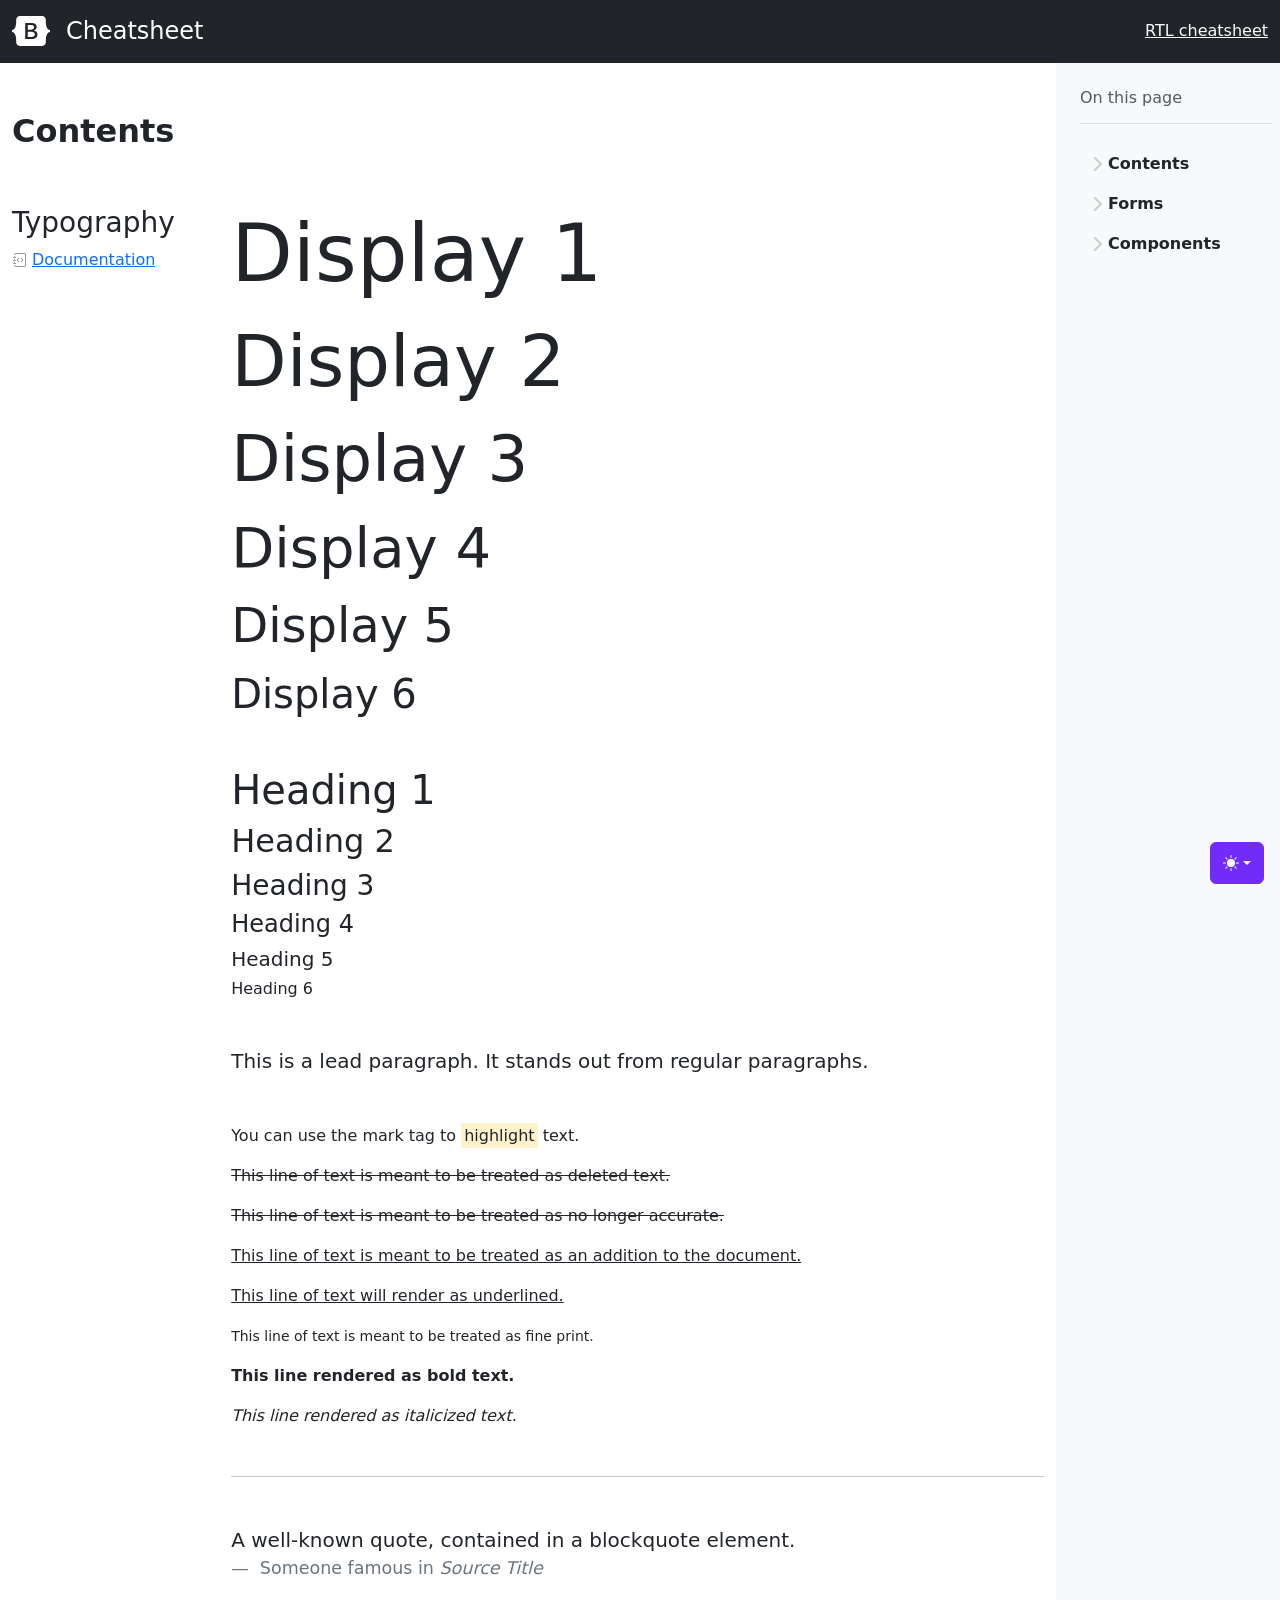
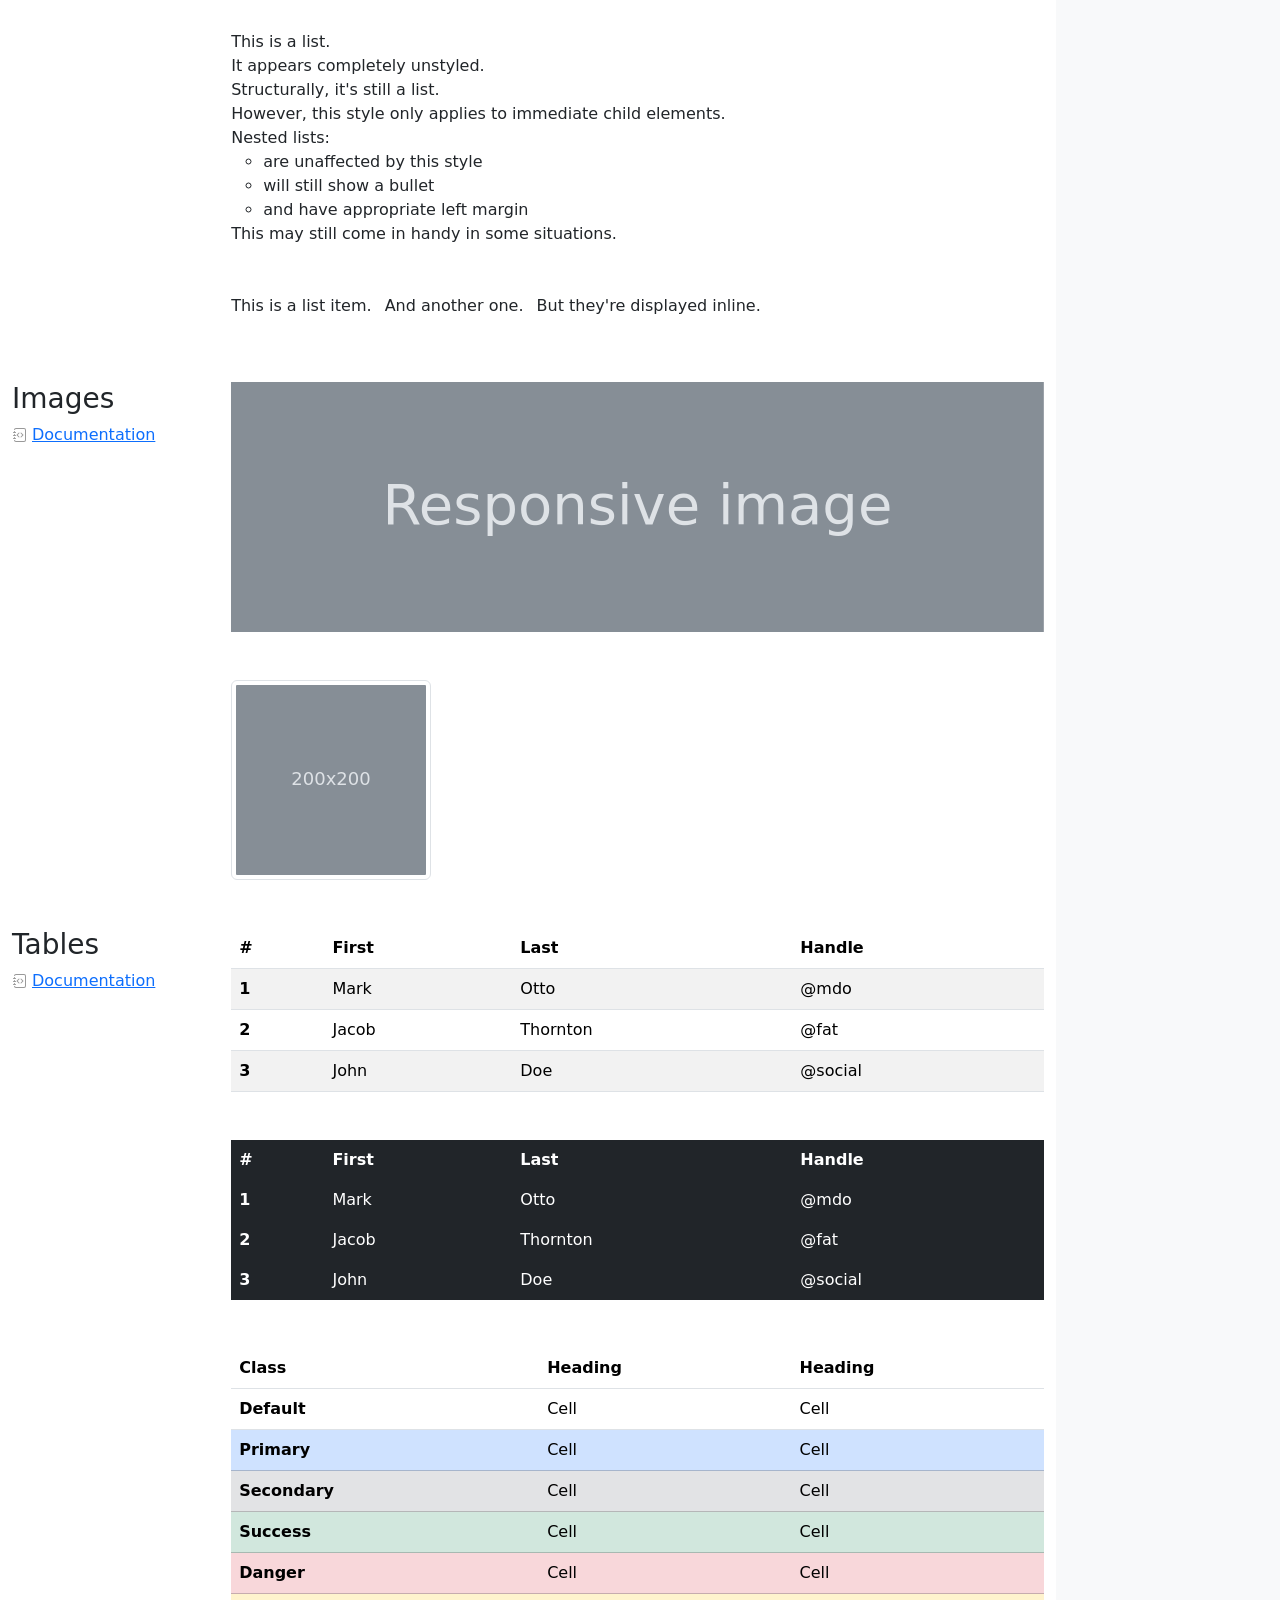
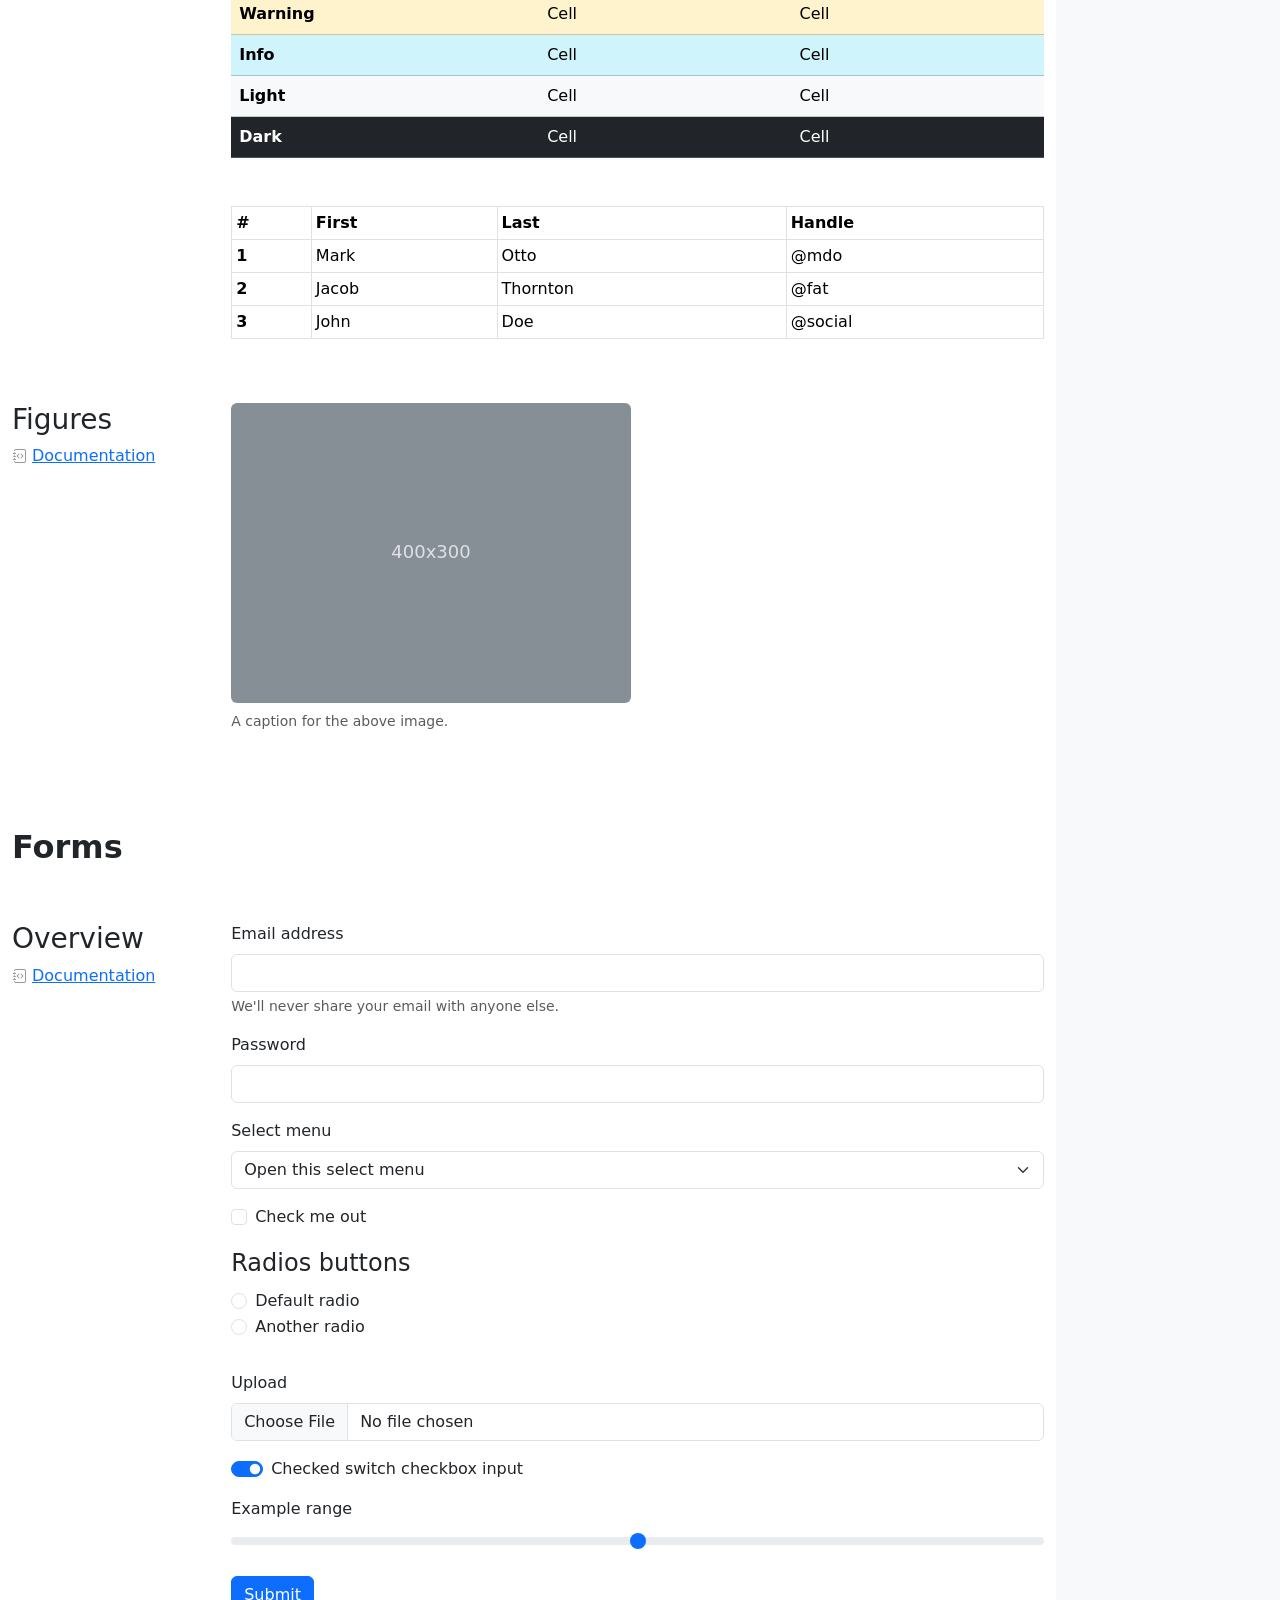
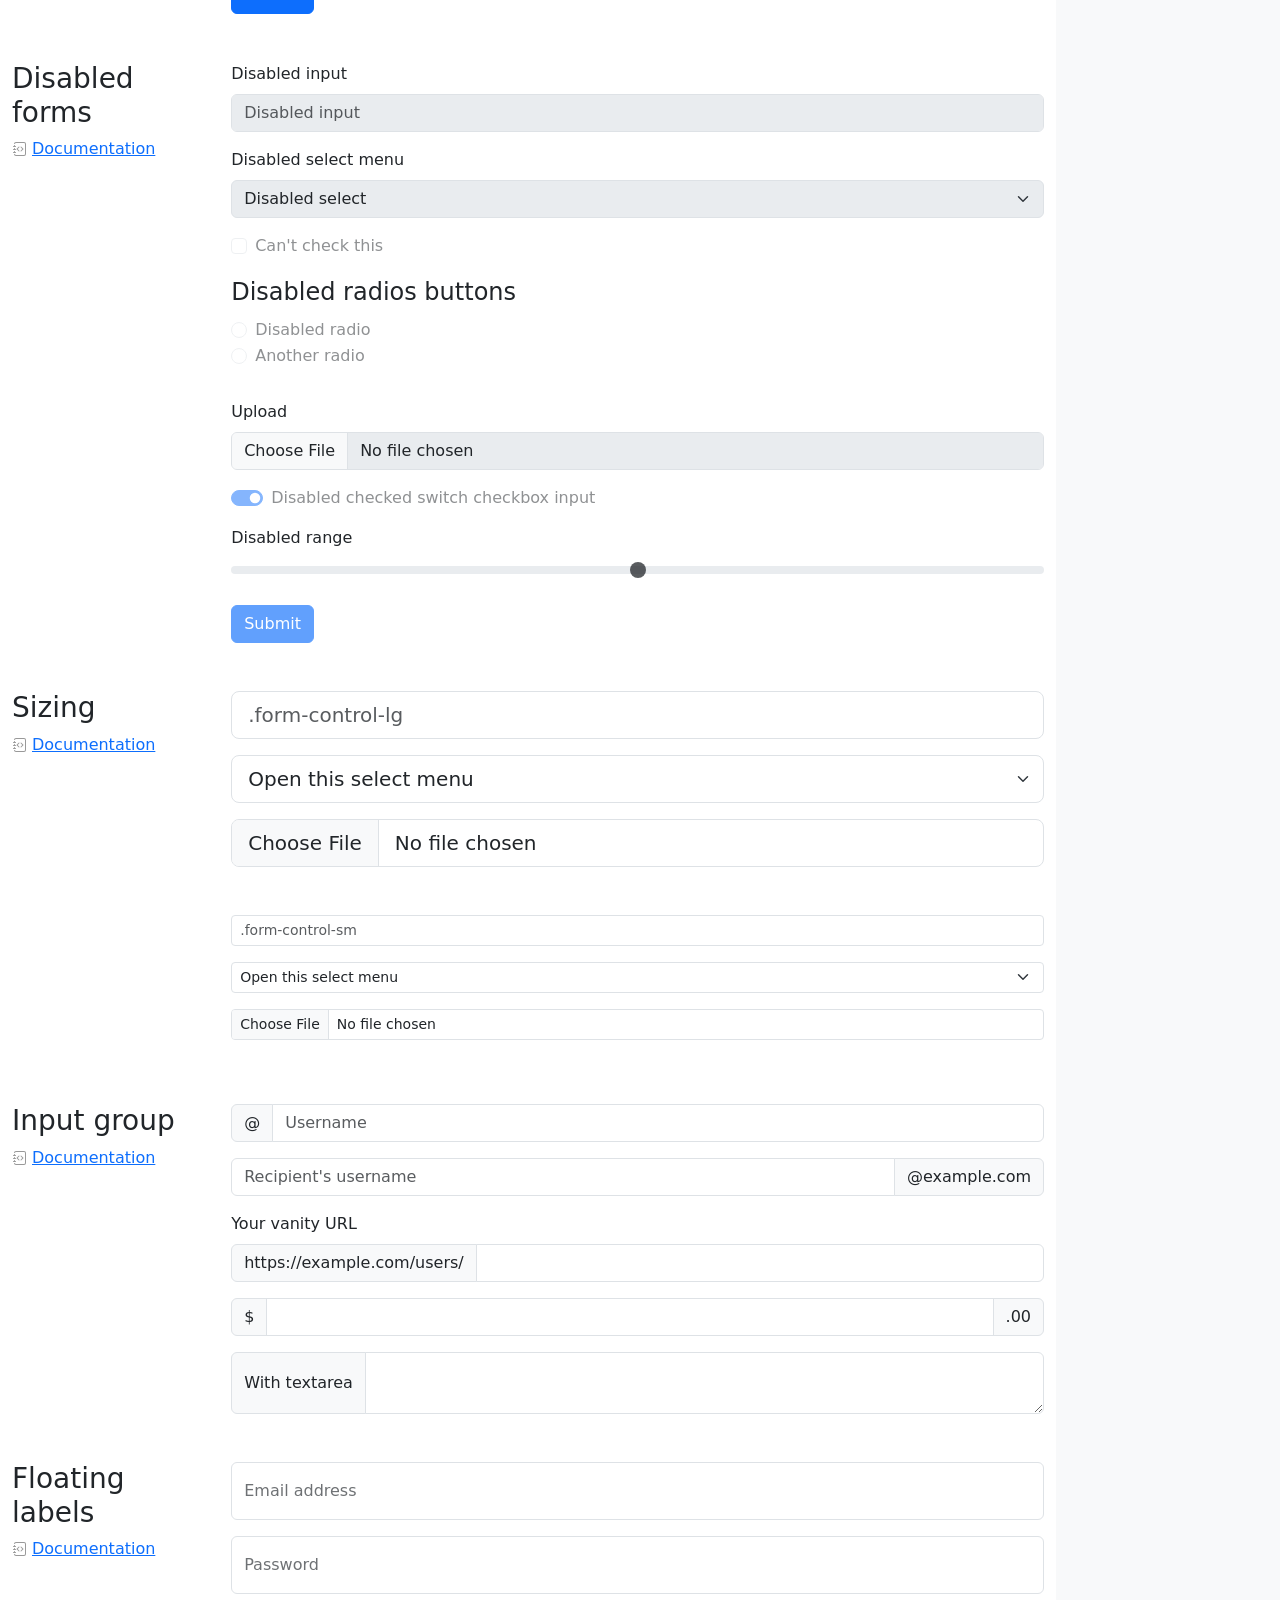
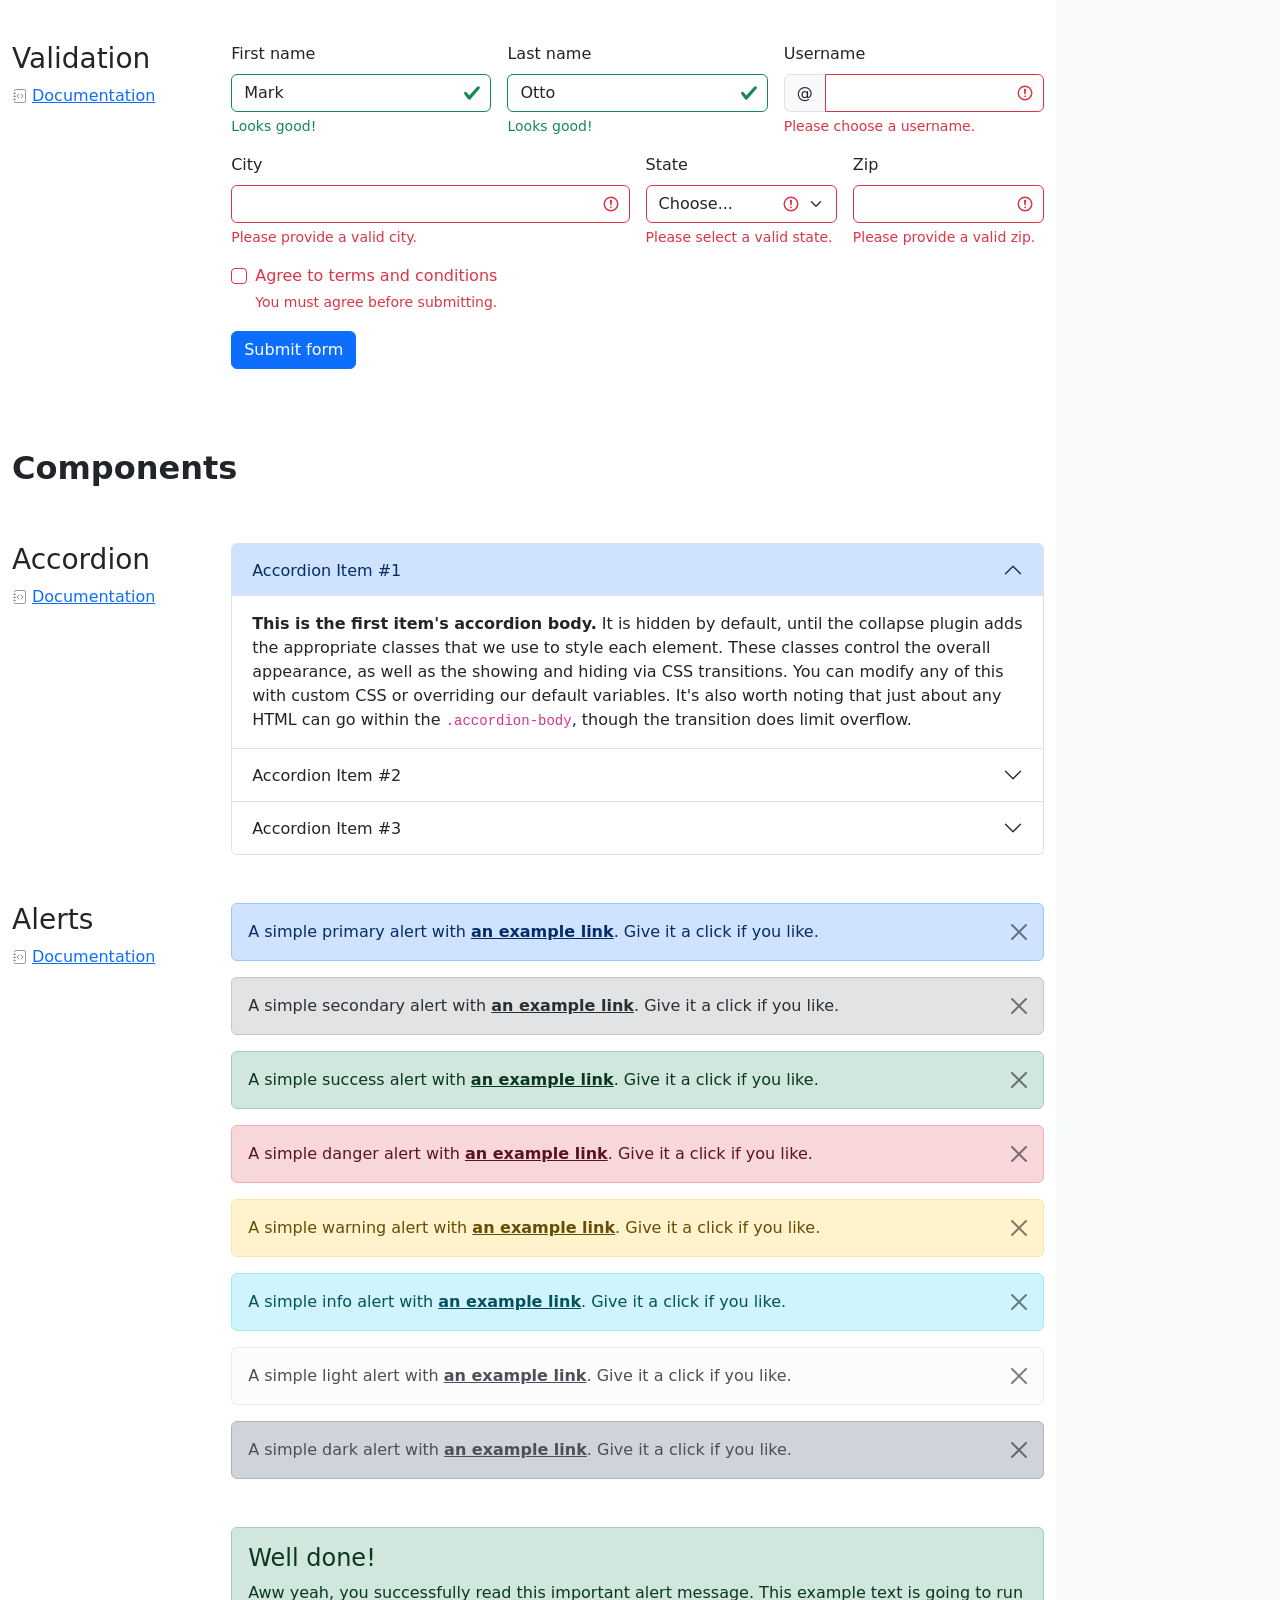
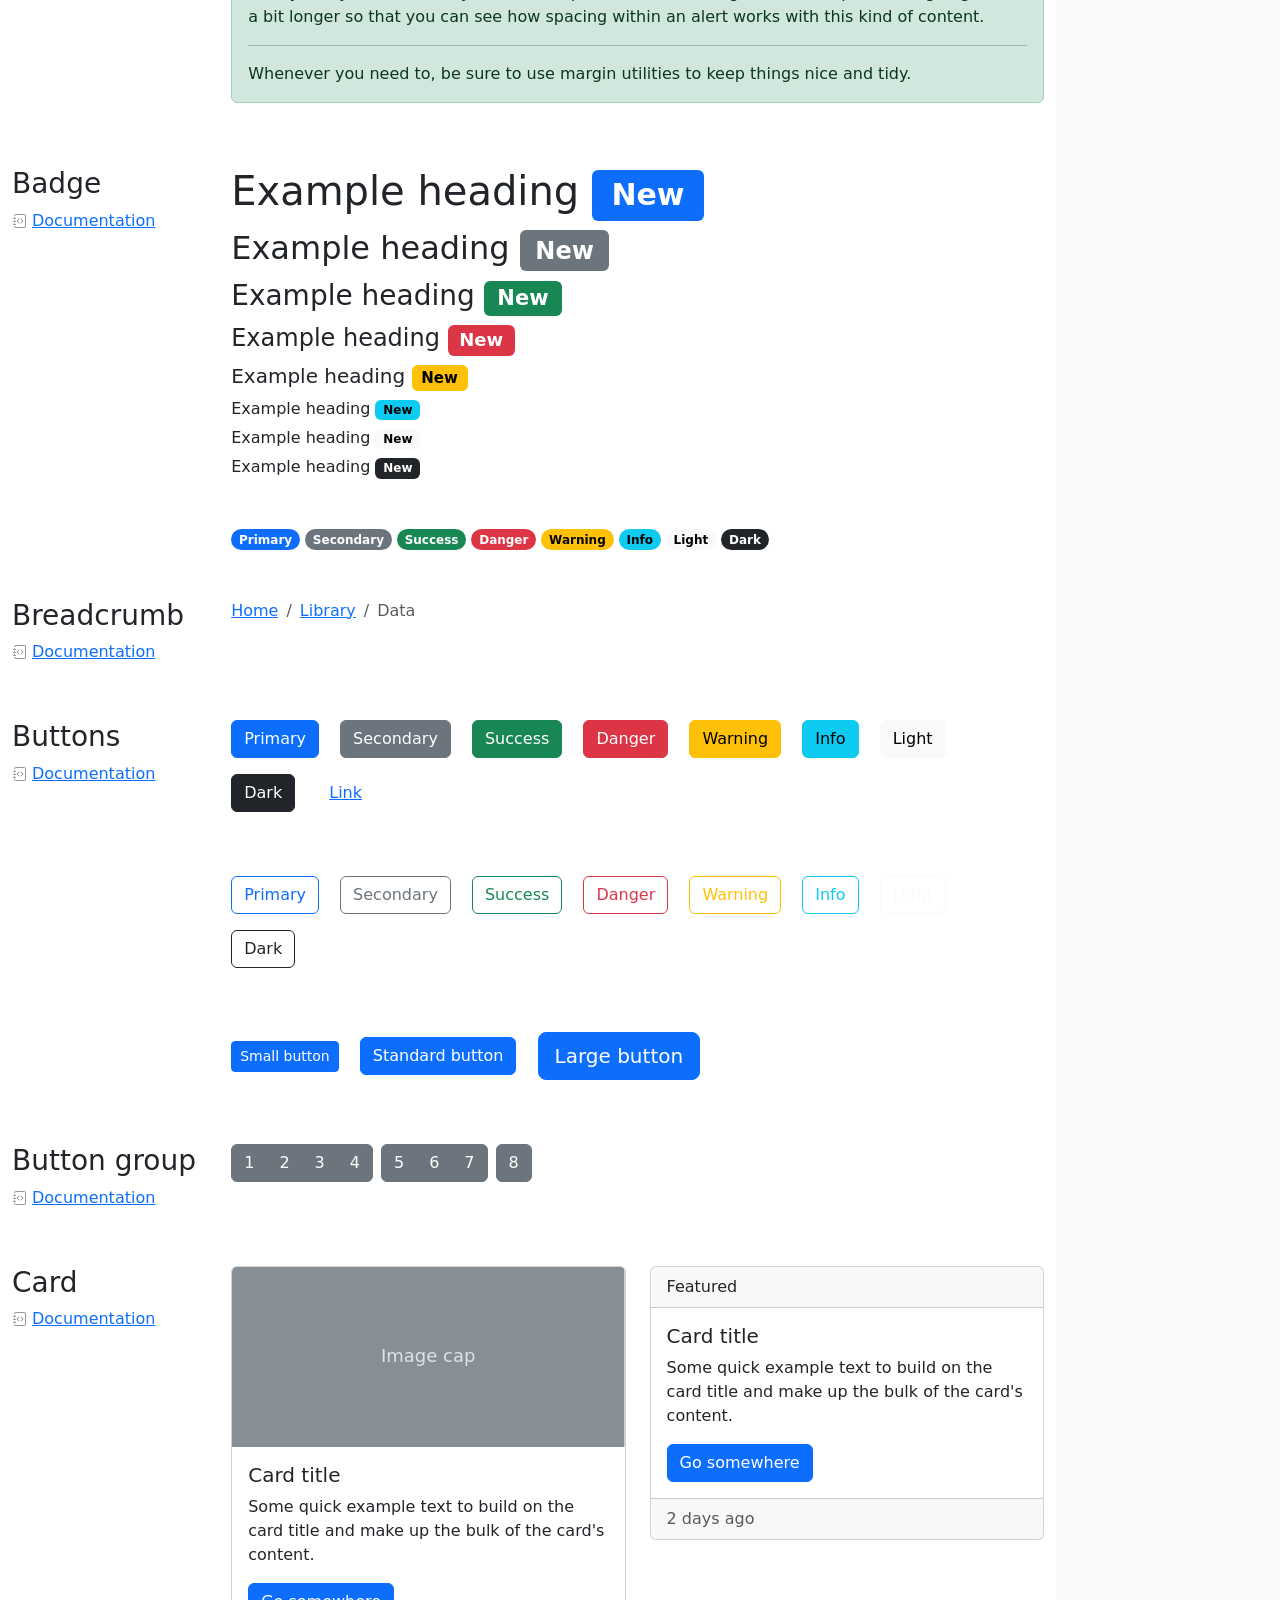
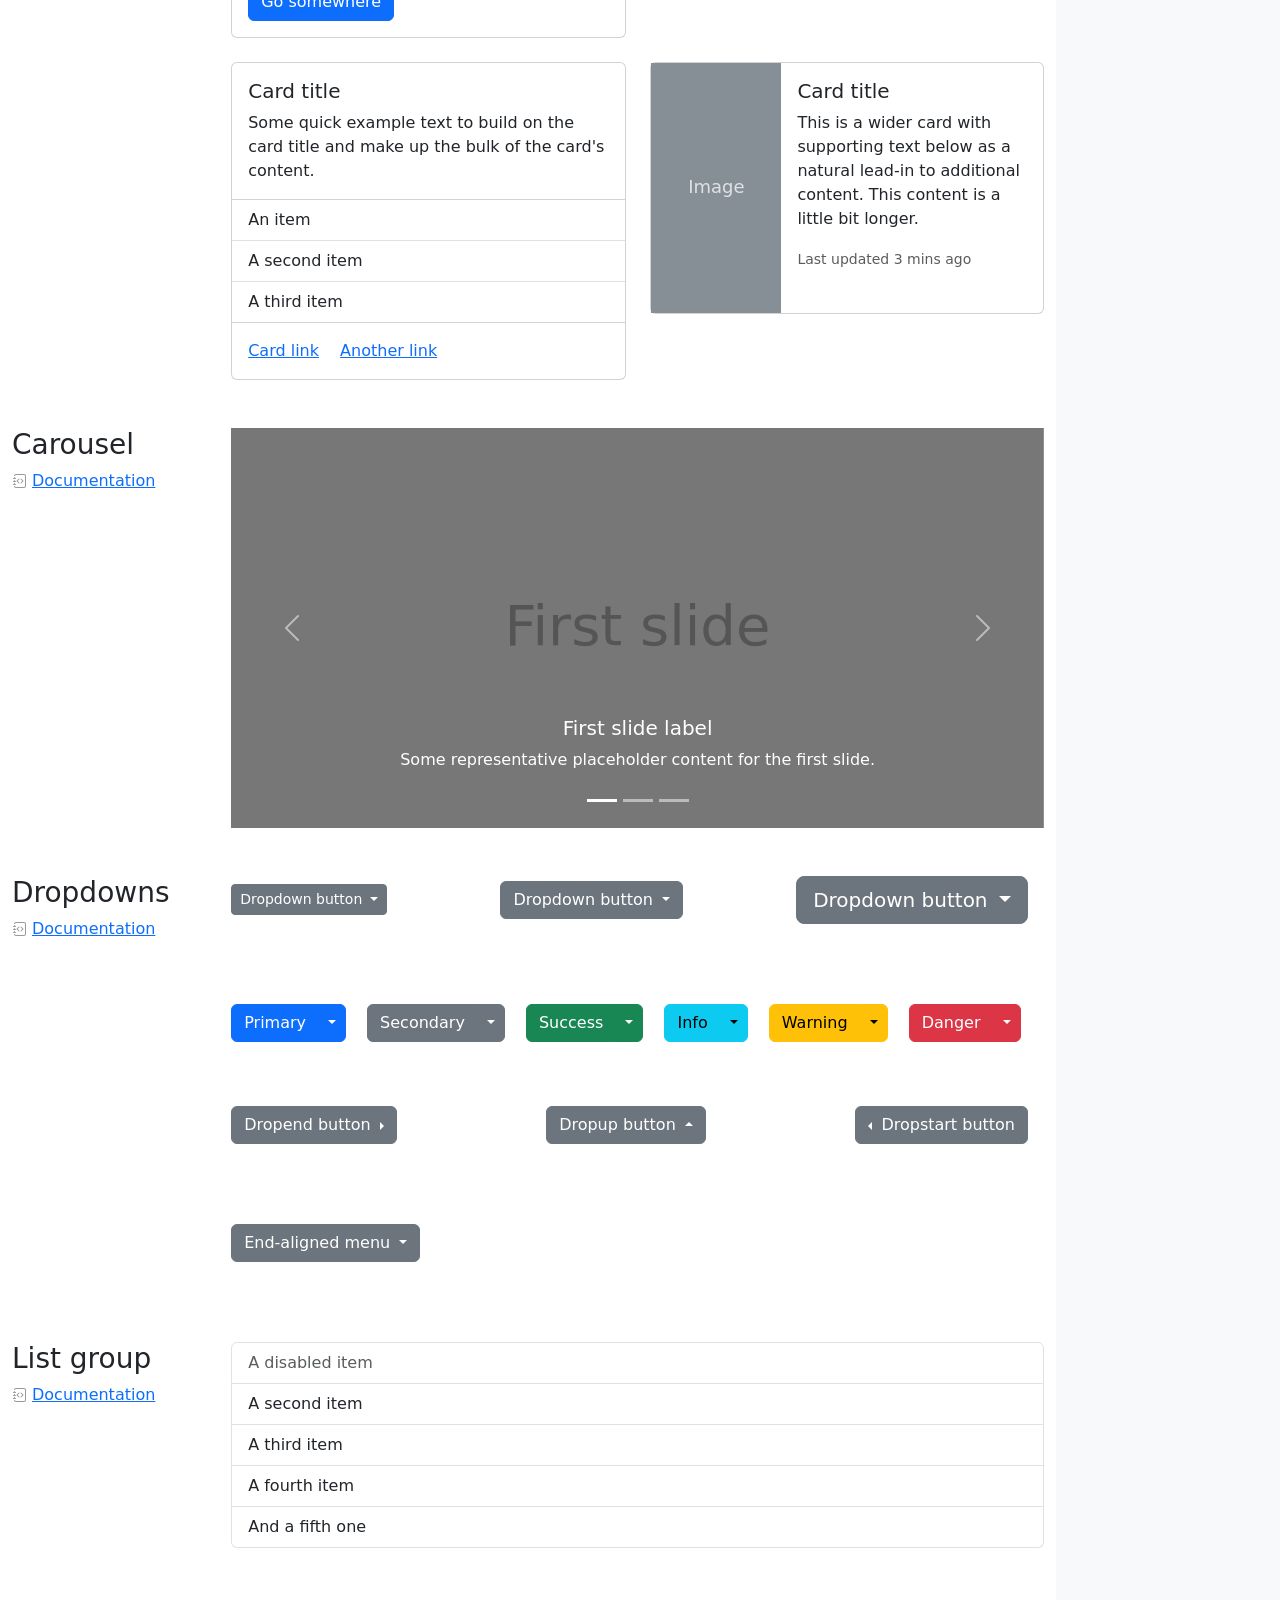
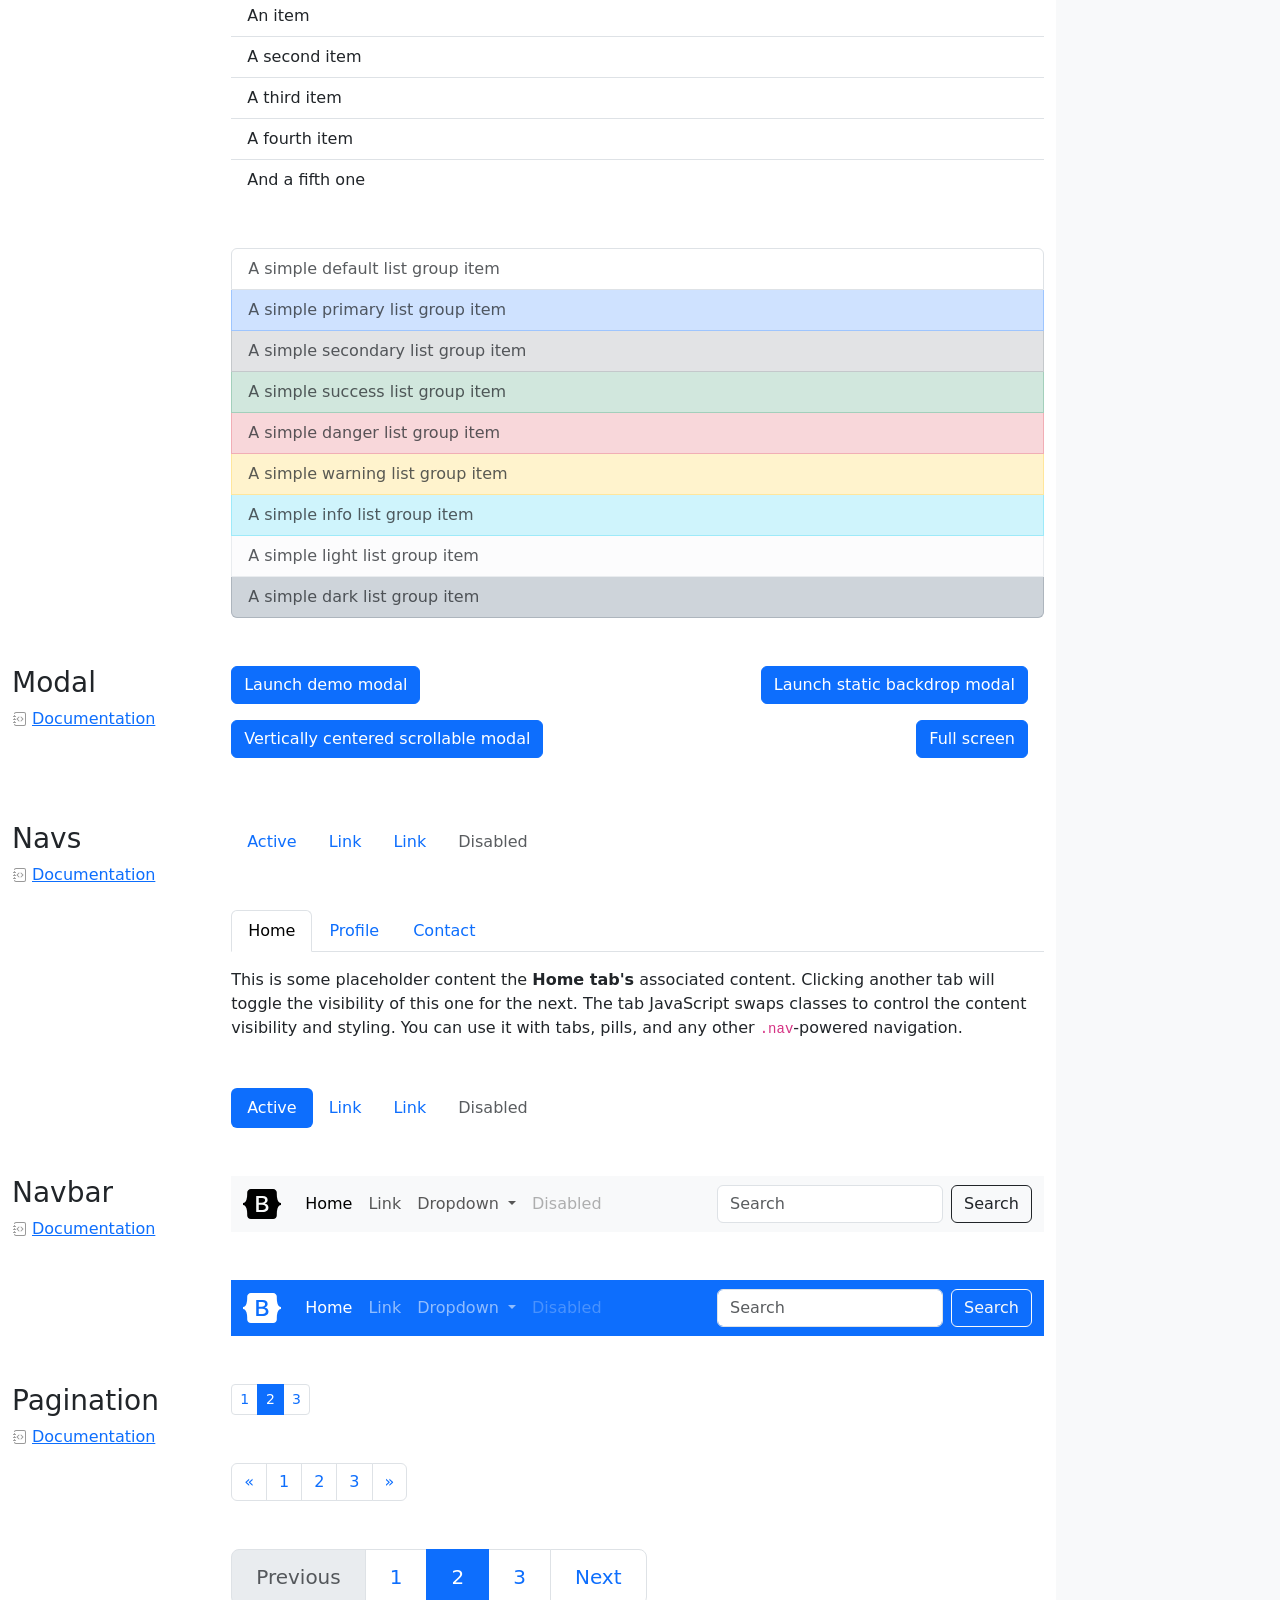
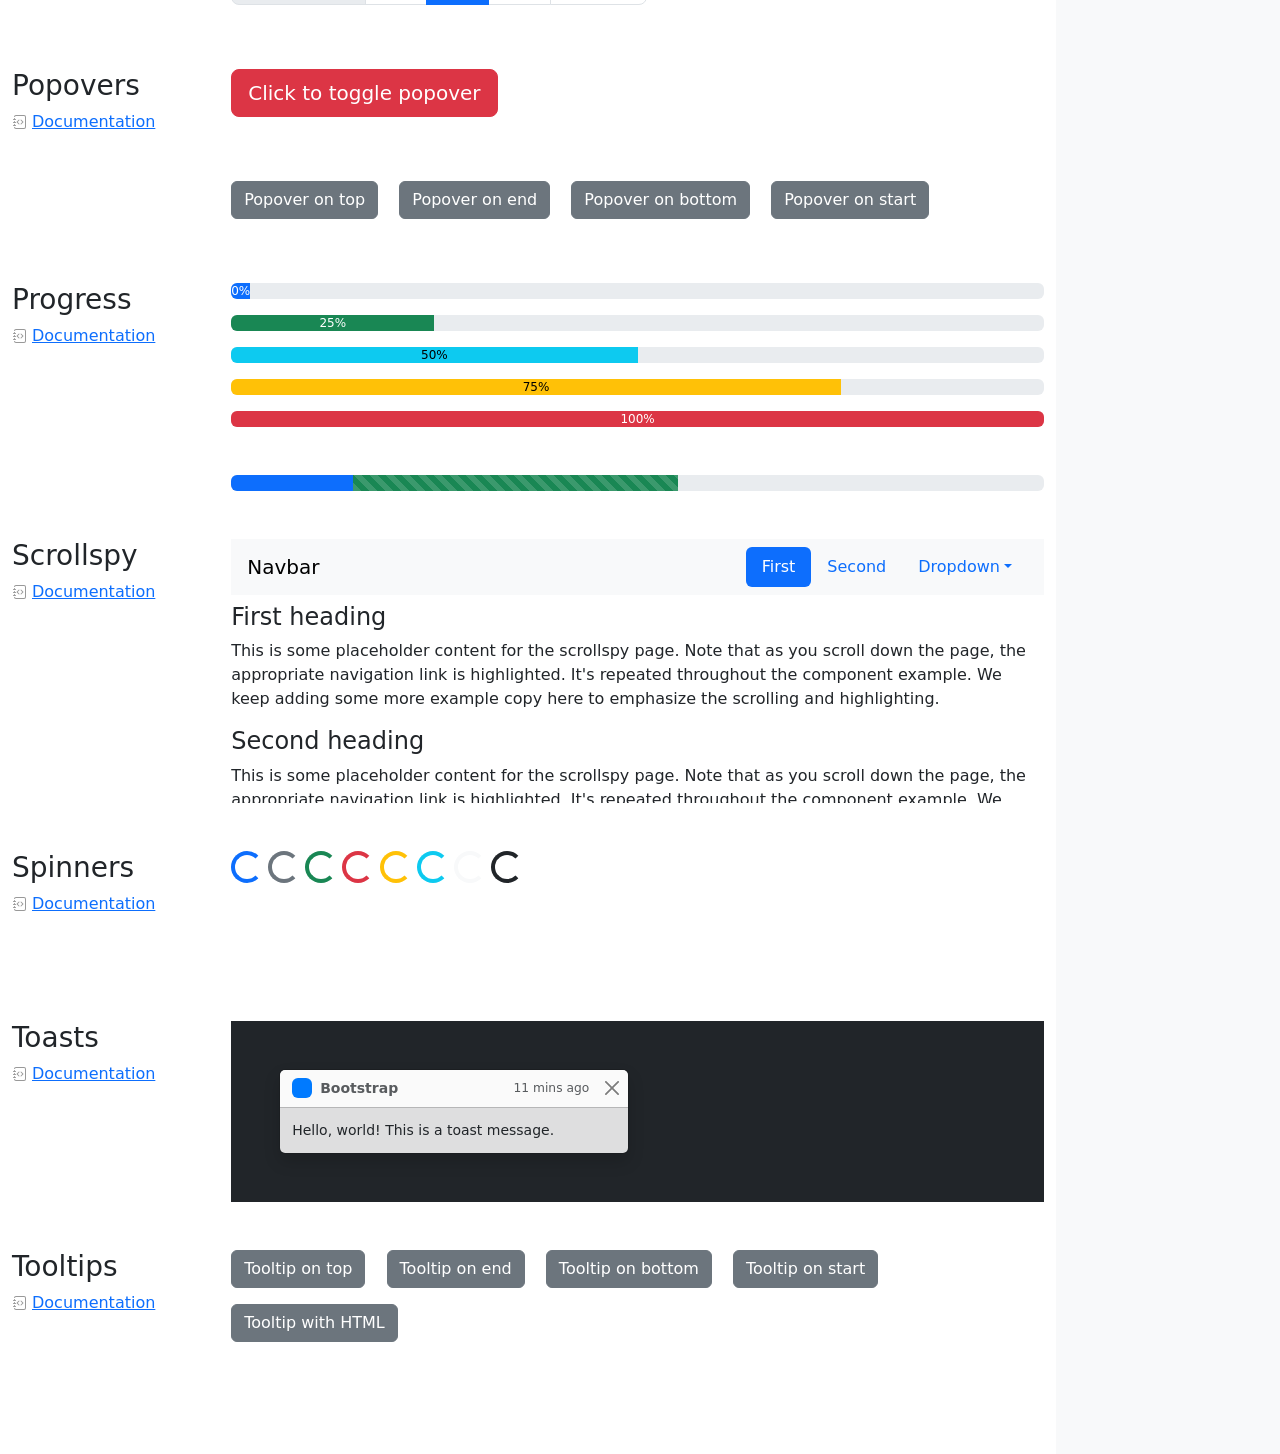
<file: bootstrap/cheatsheet/index.html>
<!doctype html>
<html lang="en" data-bs-theme="auto">
  <head>
    <meta charset="utf-8" />
    <meta name="viewport" content="width=device-width, initial-scale=1" />
    <meta name="description" content="" />
    <meta
      name="author"
      content="Mark Otto, Jacob Thornton, and Bootstrap contributors"
    />
    <meta name="generator" content="Astro v5.13.2" />
    <title>Cheatsheet · Bootstrap v5.3</title>
    <link
      rel="canonical"
      href="https://getbootstrap.com/docs/5.3/examples/cheatsheet/"
    />
    <script src="../assets/js/color-modes.js"></script>
    <link href="../assets/dist/css/bootstrap.min.css" rel="stylesheet" />
    <meta name="theme-color" content="#712cf9" />
    <link href="cheatsheet.css" rel="stylesheet" />
    <style>
      .bd-placeholder-img {
        font-size: 1.125rem;
        text-anchor: middle;
        -webkit-user-select: none;
        -moz-user-select: none;
        user-select: none;
      }
      @media (min-width: 768px) {
        .bd-placeholder-img-lg {
          font-size: 3.5rem;
        }
      }
      .b-example-divider {
        width: 100%;
        height: 3rem;
        background-color: #0000001a;
        border: solid rgba(0, 0, 0, 0.15);
        border-width: 1px 0;
        box-shadow:
          inset 0 0.5em 1.5em #0000001a,
          inset 0 0.125em 0.5em #00000026;
      }
      .b-example-vr {
        flex-shrink: 0;
        width: 1.5rem;
        height: 100vh;
      }
      .bi {
        vertical-align: -0.125em;
        fill: currentColor;
      }
      .nav-scroller {
        position: relative;
        z-index: 2;
        height: 2.75rem;
        overflow-y: hidden;
      }
      .nav-scroller .nav {
        display: flex;
        flex-wrap: nowrap;
        padding-bottom: 1rem;
        margin-top: -1px;
        overflow-x: auto;
        text-align: center;
        white-space: nowrap;
        -webkit-overflow-scrolling: touch;
      }
      .btn-bd-primary {
        --bd-violet-bg: #712cf9;
        --bd-violet-rgb: 112.520718, 44.062154, 249.437846;
        --bs-btn-font-weight: 600;
        --bs-btn-color: var(--bs-white);
        --bs-btn-bg: var(--bd-violet-bg);
        --bs-btn-border-color: var(--bd-violet-bg);
        --bs-btn-hover-color: var(--bs-white);
        --bs-btn-hover-bg: #6528e0;
        --bs-btn-hover-border-color: #6528e0;
        --bs-btn-focus-shadow-rgb: var(--bd-violet-rgb);
        --bs-btn-active-color: var(--bs-btn-hover-color);
        --bs-btn-active-bg: #5a23c8;
        --bs-btn-active-border-color: #5a23c8;
      }
      .bd-mode-toggle {
        z-index: 1500;
      }
      .bd-mode-toggle .bi {
        width: 1em;
        height: 1em;
      }
      .bd-mode-toggle .dropdown-menu .active .bi {
        display: block !important;
      }
    </style>
  </head>
  <body class="bg-body-tertiary">
    <svg xmlns="http://www.w3.org/2000/svg" class="d-none">
      <symbol id="check2" viewBox="0 0 16 16">
        <path
          d="M13.854 3.646a.5.5 0 0 1 0 .708l-7 7a.5.5 0 0 1-.708 0l-3.5-3.5a.5.5 0 1 1 .708-.708L6.5 10.293l6.646-6.647a.5.5 0 0 1 .708 0z"
        ></path>
      </symbol>
      <symbol id="circle-half" viewBox="0 0 16 16">
        <path
          d="M8 15A7 7 0 1 0 8 1v14zm0 1A8 8 0 1 1 8 0a8 8 0 0 1 0 16z"
        ></path>
      </symbol>
      <symbol id="moon-stars-fill" viewBox="0 0 16 16">
        <path
          d="M6 .278a.768.768 0 0 1 .08.858 7.208 7.208 0 0 0-.878 3.46c0 4.021 3.278 7.277 7.318 7.277.527 0 1.04-.055 1.533-.16a.787.787 0 0 1 .81.316.733.733 0 0 1-.031.893A8.349 8.349 0 0 1 8.344 16C3.734 16 0 12.286 0 7.71 0 4.266 2.114 1.312 5.124.06A.752.752 0 0 1 6 .278z"
        ></path>
        <path
          d="M10.794 3.148a.217.217 0 0 1 .412 0l.387 1.162c.173.518.579.924 1.097 1.097l1.162.387a.217.217 0 0 1 0 .412l-1.162.387a1.734 1.734 0 0 0-1.097 1.097l-.387 1.162a.217.217 0 0 1-.412 0l-.387-1.162A1.734 1.734 0 0 0 9.31 6.593l-1.162-.387a.217.217 0 0 1 0-.412l1.162-.387a1.734 1.734 0 0 0 1.097-1.097l.387-1.162zM13.863.099a.145.145 0 0 1 .274 0l.258.774c.115.346.386.617.732.732l.774.258a.145.145 0 0 1 0 .274l-.774.258a1.156 1.156 0 0 0-.732.732l-.258.774a.145.145 0 0 1-.274 0l-.258-.774a1.156 1.156 0 0 0-.732-.732l-.774-.258a.145.145 0 0 1 0-.274l.774-.258c.346-.115.617-.386.732-.732L13.863.1z"
        ></path>
      </symbol>
      <symbol id="sun-fill" viewBox="0 0 16 16">
        <path
          d="M8 12a4 4 0 1 0 0-8 4 4 0 0 0 0 8zM8 0a.5.5 0 0 1 .5.5v2a.5.5 0 0 1-1 0v-2A.5.5 0 0 1 8 0zm0 13a.5.5 0 0 1 .5.5v2a.5.5 0 0 1-1 0v-2A.5.5 0 0 1 8 13zm8-5a.5.5 0 0 1-.5.5h-2a.5.5 0 0 1 0-1h2a.5.5 0 0 1 .5.5zM3 8a.5.5 0 0 1-.5.5h-2a.5.5 0 0 1 0-1h2A.5.5 0 0 1 3 8zm10.657-5.657a.5.5 0 0 1 0 .707l-1.414 1.415a.5.5 0 1 1-.707-.708l1.414-1.414a.5.5 0 0 1 .707 0zm-9.193 9.193a.5.5 0 0 1 0 .707L3.05 13.657a.5.5 0 0 1-.707-.707l1.414-1.414a.5.5 0 0 1 .707 0zm9.193 2.121a.5.5 0 0 1-.707 0l-1.414-1.414a.5.5 0 0 1 .707-.707l1.414 1.414a.5.5 0 0 1 0 .707zM4.464 4.465a.5.5 0 0 1-.707 0L2.343 3.05a.5.5 0 1 1 .707-.707l1.414 1.414a.5.5 0 0 1 0 .708z"
        ></path>
      </symbol>
    </svg>
    <div
      class="dropdown position-fixed bottom-0 end-0 mb-3 me-3 bd-mode-toggle"
    >
      <button
        class="btn btn-bd-primary py-2 dropdown-toggle d-flex align-items-center"
        id="bd-theme"
        type="button"
        aria-expanded="false"
        data-bs-toggle="dropdown"
        aria-label="Toggle theme (auto)"
      >
        <svg class="bi my-1 theme-icon-active" aria-hidden="true">
          <use href="#circle-half"></use>
        </svg>
        <span class="visually-hidden" id="bd-theme-text">Toggle theme</span>
      </button>
      <ul
        class="dropdown-menu dropdown-menu-end shadow"
        aria-labelledby="bd-theme-text"
      >
        <li>
          <button
            type="button"
            class="dropdown-item d-flex align-items-center"
            data-bs-theme-value="light"
            aria-pressed="false"
          >
            <svg class="bi me-2 opacity-50" aria-hidden="true">
              <use href="#sun-fill"></use>
            </svg>
            Light
            <svg class="bi ms-auto d-none" aria-hidden="true">
              <use href="#check2"></use>
            </svg>
          </button>
        </li>
        <li>
          <button
            type="button"
            class="dropdown-item d-flex align-items-center"
            data-bs-theme-value="dark"
            aria-pressed="false"
          >
            <svg class="bi me-2 opacity-50" aria-hidden="true">
              <use href="#moon-stars-fill"></use>
            </svg>
            Dark
            <svg class="bi ms-auto d-none" aria-hidden="true">
              <use href="#check2"></use>
            </svg>
          </button>
        </li>
        <li>
          <button
            type="button"
            class="dropdown-item d-flex align-items-center active"
            data-bs-theme-value="auto"
            aria-pressed="true"
          >
            <svg class="bi me-2 opacity-50" aria-hidden="true">
              <use href="#circle-half"></use>
            </svg>
            Auto
            <svg class="bi ms-auto d-none" aria-hidden="true">
              <use href="#check2"></use>
            </svg>
          </button>
        </li>
      </ul>
    </div>
    <header
      class="bd-header bg-dark py-3 d-flex align-items-stretch border-bottom border-dark"
    >
      <div class="container-fluid d-flex align-items-center">
        <h1 class="d-flex align-items-center fs-4 text-white mb-0">
          <img
            src="../assets/brand/bootstrap-logo-white.svg"
            width="38"
            height="30"
            class="me-3"
            alt="Bootstrap"
          />
          Cheatsheet
        </h1>
        <a
          href="../examples/cheatsheet-rtl/"
          class="ms-auto link-light"
          hreflang="ar"
          >RTL cheatsheet</a
        >
      </div>
    </header>
    <aside
      class="bd-aside sticky-xl-top text-body-secondary align-self-start mb-3 mb-xl-5 px-2"
    >
      <h2 class="h6 pt-4 pb-3 mb-4 border-bottom">On this page</h2>
      <nav class="small" id="toc">
        <ul class="list-unstyled">
          <li class="my-2">
            <button
              type="button"
              class="btn d-inline-flex align-items-center collapsed border-0"
              data-bs-toggle="collapse"
              aria-expanded="false"
              data-bs-target="#contents-collapse"
              aria-controls="contents-collapse"
            >
              Contents
            </button>
            <ul class="list-unstyled ps-3 collapse" id="contents-collapse">
              <li>
                <a
                  class="d-inline-flex align-items-center rounded text-decoration-none"
                  href="#typography"
                  >Typography</a
                >
              </li>
              <li>
                <a
                  class="d-inline-flex align-items-center rounded text-decoration-none"
                  href="#images"
                  >Images</a
                >
              </li>
              <li>
                <a
                  class="d-inline-flex align-items-center rounded text-decoration-none"
                  href="#tables"
                  >Tables</a
                >
              </li>
              <li>
                <a
                  class="d-inline-flex align-items-center rounded text-decoration-none"
                  href="#figures"
                  >Figures</a
                >
              </li>
            </ul>
          </li>
          <li class="my-2">
            <button
              type="button"
              class="btn d-inline-flex align-items-center collapsed border-0"
              data-bs-toggle="collapse"
              aria-expanded="false"
              data-bs-target="#forms-collapse"
              aria-controls="forms-collapse"
            >
              Forms
            </button>
            <ul class="list-unstyled ps-3 collapse" id="forms-collapse">
              <li>
                <a
                  class="d-inline-flex align-items-center rounded text-decoration-none"
                  href="#overview"
                  >Overview</a
                >
              </li>
              <li>
                <a
                  class="d-inline-flex align-items-center rounded text-decoration-none"
                  href="#disabled-forms"
                  >Disabled forms</a
                >
              </li>
              <li>
                <a
                  class="d-inline-flex align-items-center rounded text-decoration-none"
                  href="#sizing"
                  >Sizing</a
                >
              </li>
              <li>
                <a
                  class="d-inline-flex align-items-center rounded text-decoration-none"
                  href="#input-group"
                  >Input group</a
                >
              </li>
              <li>
                <a
                  class="d-inline-flex align-items-center rounded text-decoration-none"
                  href="#floating-labels"
                  >Floating labels</a
                >
              </li>
              <li>
                <a
                  class="d-inline-flex align-items-center rounded text-decoration-none"
                  href="#validation"
                  >Validation</a
                >
              </li>
            </ul>
          </li>
          <li class="my-2">
            <button
              type="button"
              class="btn d-inline-flex align-items-center collapsed border-0"
              data-bs-toggle="collapse"
              aria-expanded="false"
              data-bs-target="#components-collapse"
              aria-controls="components-collapse"
            >
              Components
            </button>
            <ul class="list-unstyled ps-3 collapse" id="components-collapse">
              <li>
                <a
                  class="d-inline-flex align-items-center rounded text-decoration-none"
                  href="#accordion"
                  >Accordion</a
                >
              </li>
              <li>
                <a
                  class="d-inline-flex align-items-center rounded text-decoration-none"
                  href="#alerts"
                  >Alerts</a
                >
              </li>
              <li>
                <a
                  class="d-inline-flex align-items-center rounded text-decoration-none"
                  href="#badge"
                  >Badge</a
                >
              </li>
              <li>
                <a
                  class="d-inline-flex align-items-center rounded text-decoration-none"
                  href="#breadcrumb"
                  >Breadcrumb</a
                >
              </li>
              <li>
                <a
                  class="d-inline-flex align-items-center rounded text-decoration-none"
                  href="#buttons"
                  >Buttons</a
                >
              </li>
              <li>
                <a
                  class="d-inline-flex align-items-center rounded text-decoration-none"
                  href="#button-group"
                  >Button group</a
                >
              </li>
              <li>
                <a
                  class="d-inline-flex align-items-center rounded text-decoration-none"
                  href="#card"
                  >Card</a
                >
              </li>
              <li>
                <a
                  class="d-inline-flex align-items-center rounded text-decoration-none"
                  href="#carousel"
                  >Carousel</a
                >
              </li>
              <li>
                <a
                  class="d-inline-flex align-items-center rounded text-decoration-none"
                  href="#dropdowns"
                  >Dropdowns</a
                >
              </li>
              <li>
                <a
                  class="d-inline-flex align-items-center rounded text-decoration-none"
                  href="#list-group"
                  >List group</a
                >
              </li>
              <li>
                <a
                  class="d-inline-flex align-items-center rounded text-decoration-none"
                  href="#modal"
                  >Modal</a
                >
              </li>
              <li>
                <a
                  class="d-inline-flex align-items-center rounded text-decoration-none"
                  href="#navs"
                  >Navs</a
                >
              </li>
              <li>
                <a
                  class="d-inline-flex align-items-center rounded text-decoration-none"
                  href="#navbar"
                  >Navbar</a
                >
              </li>
              <li>
                <a
                  class="d-inline-flex align-items-center rounded text-decoration-none"
                  href="#pagination"
                  >Pagination</a
                >
              </li>
              <li>
                <a
                  class="d-inline-flex align-items-center rounded text-decoration-none"
                  href="#popovers"
                  >Popovers</a
                >
              </li>
              <li>
                <a
                  class="d-inline-flex align-items-center rounded text-decoration-none"
                  href="#progress"
                  >Progress</a
                >
              </li>
              <li>
                <a
                  class="d-inline-flex align-items-center rounded text-decoration-none"
                  href="#scrollspy"
                  >Scrollspy</a
                >
              </li>
              <li>
                <a
                  class="d-inline-flex align-items-center rounded text-decoration-none"
                  href="#spinners"
                  >Spinners</a
                >
              </li>
              <li>
                <a
                  class="d-inline-flex align-items-center rounded text-decoration-none"
                  href="#toasts"
                  >Toasts</a
                >
              </li>
              <li>
                <a
                  class="d-inline-flex align-items-center rounded text-decoration-none"
                  href="#tooltips"
                  >Tooltips</a
                >
              </li>
            </ul>
          </li>
        </ul>
      </nav>
    </aside>
    <main class="bd-cheatsheet container-fluid bg-body">
      <section id="content">
        <h2 class="sticky-xl-top fw-bold pt-3 pt-xl-5 pb-2 pb-xl-3">
          Contents
        </h2>
        <article class="my-3" id="typography">
          <div
            class="bd-heading sticky-xl-top align-self-start mt-5 mb-3 mt-xl-0 mb-xl-2"
          >
            <h3>Typography</h3>
            <a class="d-flex align-items-center" href="../content/typography"
              >Documentation</a
            >
          </div>
          <div>
            <div class="bd-example-snippet bd-code-snippet">
              <div class="bd-example m-0 border-0">
                <p class="display-1">Display 1</p>
                <p class="display-2">Display 2</p>
                <p class="display-3">Display 3</p>
                <p class="display-4">Display 4</p>
                <p class="display-5">Display 5</p>
                <p class="display-6">Display 6</p>
              </div>
            </div>
            <div class="bd-example-snippet bd-code-snippet">
              <div class="bd-example m-0 border-0">
                <p class="h1">Heading 1</p>
                <p class="h2">Heading 2</p>
                <p class="h3">Heading 3</p>
                <p class="h4">Heading 4</p>
                <p class="h5">Heading 5</p>
                <p class="h6">Heading 6</p>
              </div>
            </div>
            <div class="bd-example-snippet bd-code-snippet">
              <div class="bd-example m-0 border-0">
                <p class="lead">
                  This is a lead paragraph. It stands out from regular
                  paragraphs.
                </p>
              </div>
            </div>
            <div class="bd-example-snippet bd-code-snippet">
              <div class="bd-example m-0 border-0">
                <p>You can use the mark tag to <mark>highlight</mark> text.</p>
                <p>
                  <del
                    >This line of text is meant to be treated as deleted
                    text.</del
                  >
                </p>
                <p>
                  <s
                    >This line of text is meant to be treated as no longer
                    accurate.</s
                  >
                </p>
                <p>
                  <ins
                    >This line of text is meant to be treated as an addition to
                    the document.</ins
                  >
                </p>
                <p><u>This line of text will render as underlined.</u></p>
                <p>
                  <small
                    >This line of text is meant to be treated as fine
                    print.</small
                  >
                </p>
                <p><strong>This line rendered as bold text.</strong></p>
                <p><em>This line rendered as italicized text.</em></p>
              </div>
            </div>
            <div class="bd-example-snippet bd-code-snippet">
              <div class="bd-example m-0 border-0">
                <hr />
              </div>
            </div>
            <div class="bd-example-snippet bd-code-snippet">
              <div class="bd-example m-0 border-0">
                <blockquote class="blockquote">
                  <p>A well-known quote, contained in a blockquote element.</p>
                  <footer class="blockquote-footer">
                    Someone famous in
                    <cite title="Source Title">Source Title</cite>
                  </footer>
                </blockquote>
              </div>
            </div>
            <div class="bd-example-snippet bd-code-snippet">
              <div class="bd-example m-0 border-0">
                <ul class="list-unstyled">
                  <li>This is a list.</li>
                  <li>It appears completely unstyled.</li>
                  <li>Structurally, it's still a list.</li>
                  <li>
                    However, this style only applies to immediate child
                    elements.
                  </li>
                  <li>
                    Nested lists:
                    <ul>
                      <li>are unaffected by this style</li>
                      <li>will still show a bullet</li>
                      <li>and have appropriate left margin</li>
                    </ul>
                  </li>
                  <li>This may still come in handy in some situations.</li>
                </ul>
              </div>
            </div>
            <div class="bd-example-snippet bd-code-snippet">
              <div class="bd-example m-0 border-0">
                <ul class="list-inline">
                  <li class="list-inline-item">This is a list item.</li>
                  <li class="list-inline-item">And another one.</li>
                  <li class="list-inline-item">
                    But they're displayed inline.
                  </li>
                </ul>
              </div>
            </div>
          </div>
        </article>
        <article class="my-3" id="images">
          <div
            class="bd-heading sticky-xl-top align-self-start mt-5 mb-3 mt-xl-0 mb-xl-2"
          >
            <h3>Images</h3>
            <a class="d-flex align-items-center" href="../content/images"
              >Documentation</a
            >
          </div>
          <div>
            <div class="bd-example-snippet bd-code-snippet">
              <div class="bd-example m-0 border-0">
                <svg
                  aria-label="Placeholder: Responsive image"
                  class="bd-placeholder-img bd-placeholder-img-lg img-fluid"
                  height="250"
                  preserveAspectRatio="xMidYMid slice"
                  role="img"
                  width="100%"
                  xmlns="http://www.w3.org/2000/svg"
                >
                  <title>Placeholder</title>
                  <rect width="100%" height="100%" fill="#868e96" />
                  <text x="50%" y="50%" fill="#dee2e6" dy=".3em">
                    Responsive image
                  </text>
                </svg>
              </div>
            </div>
            <div class="bd-example-snippet bd-code-snippet">
              <div class="bd-example m-0 border-0">
                <svg
                  aria-label="A generic square placeholder image with a white border around it, making it resemble a photograph taken with an old instant camera: 200x200"
                  class="bd-placeholder-img img-thumbnail"
                  height="200"
                  preserveAspectRatio="xMidYMid slice"
                  role="img"
                  width="200"
                  xmlns="http://www.w3.org/2000/svg"
                >
                  <title>
                    A generic square placeholder image with a white border
                    around it, making it resemble a photograph taken with an old
                    instant camera
                  </title>
                  <rect width="100%" height="100%" fill="#868e96" />
                  <text x="50%" y="50%" fill="#dee2e6" dy=".3em">200x200</text>
                </svg>
              </div>
            </div>
          </div>
        </article>
        <article class="my-3" id="tables">
          <div
            class="bd-heading sticky-xl-top align-self-start mt-5 mb-3 mt-xl-0 mb-xl-2"
          >
            <h3>Tables</h3>
            <a class="d-flex align-items-center" href="../content/tables"
              >Documentation</a
            >
          </div>
          <div>
            <div class="bd-example-snippet bd-code-snippet">
              <div class="bd-example m-0 border-0">
                <table class="table table-striped">
                  <thead>
                    <tr>
                      <th scope="col">#</th>
                      <th scope="col">First</th>
                      <th scope="col">Last</th>
                      <th scope="col">Handle</th>
                    </tr>
                  </thead>
                  <tbody>
                    <tr>
                      <th scope="row">1</th>
                      <td>Mark</td>
                      <td>Otto</td>
                      <td>@mdo</td>
                    </tr>
                    <tr>
                      <th scope="row">2</th>
                      <td>Jacob</td>
                      <td>Thornton</td>
                      <td>@fat</td>
                    </tr>
                    <tr>
                      <th scope="row">3</th>
                      <td>John</td>
                      <td>Doe</td>
                      <td>@social</td>
                    </tr>
                  </tbody>
                </table>
              </div>
            </div>
            <div class="bd-example-snippet bd-code-snippet">
              <div class="bd-example m-0 border-0">
                <table class="table table-dark table-borderless">
                  <thead>
                    <tr>
                      <th scope="col">#</th>
                      <th scope="col">First</th>
                      <th scope="col">Last</th>
                      <th scope="col">Handle</th>
                    </tr>
                  </thead>
                  <tbody>
                    <tr>
                      <th scope="row">1</th>
                      <td>Mark</td>
                      <td>Otto</td>
                      <td>@mdo</td>
                    </tr>
                    <tr>
                      <th scope="row">2</th>
                      <td>Jacob</td>
                      <td>Thornton</td>
                      <td>@fat</td>
                    </tr>
                    <tr>
                      <th scope="row">3</th>
                      <td>John</td>
                      <td>Doe</td>
                      <td>@social</td>
                    </tr>
                  </tbody>
                </table>
              </div>
            </div>
            <div class="bd-example-snippet bd-code-snippet">
              <div class="bd-example m-0 border-0">
                <table class="table table-hover">
                  <thead>
                    <tr>
                      <th scope="col">Class</th>
                      <th scope="col">Heading</th>
                      <th scope="col">Heading</th>
                    </tr>
                  </thead>
                  <tbody>
                    <tr>
                      <th scope="row">Default</th>
                      <td>Cell</td>
                      <td>Cell</td>
                    </tr>
                    <tr class="table-primary">
                      <th scope="row">Primary</th>
                      <td>Cell</td>
                      <td>Cell</td>
                    </tr>
                    <tr class="table-secondary">
                      <th scope="row">Secondary</th>
                      <td>Cell</td>
                      <td>Cell</td>
                    </tr>
                    <tr class="table-success">
                      <th scope="row">Success</th>
                      <td>Cell</td>
                      <td>Cell</td>
                    </tr>
                    <tr class="table-danger">
                      <th scope="row">Danger</th>
                      <td>Cell</td>
                      <td>Cell</td>
                    </tr>
                    <tr class="table-warning">
                      <th scope="row">Warning</th>
                      <td>Cell</td>
                      <td>Cell</td>
                    </tr>
                    <tr class="table-info">
                      <th scope="row">Info</th>
                      <td>Cell</td>
                      <td>Cell</td>
                    </tr>
                    <tr class="table-light">
                      <th scope="row">Light</th>
                      <td>Cell</td>
                      <td>Cell</td>
                    </tr>
                    <tr class="table-dark">
                      <th scope="row">Dark</th>
                      <td>Cell</td>
                      <td>Cell</td>
                    </tr>
                  </tbody>
                </table>
              </div>
            </div>
            <div class="bd-example-snippet bd-code-snippet">
              <div class="bd-example m-0 border-0">
                <table class="table table-sm table-bordered">
                  <thead>
                    <tr>
                      <th scope="col">#</th>
                      <th scope="col">First</th>
                      <th scope="col">Last</th>
                      <th scope="col">Handle</th>
                    </tr>
                  </thead>
                  <tbody>
                    <tr>
                      <th scope="row">1</th>
                      <td>Mark</td>
                      <td>Otto</td>
                      <td>@mdo</td>
                    </tr>
                    <tr>
                      <th scope="row">2</th>
                      <td>Jacob</td>
                      <td>Thornton</td>
                      <td>@fat</td>
                    </tr>
                    <tr>
                      <th scope="row">3</th>
                      <td>John</td>
                      <td>Doe</td>
                      <td>@social</td>
                    </tr>
                  </tbody>
                </table>
              </div>
            </div>
          </div>
        </article>
        <article class="my-3" id="figures">
          <div
            class="bd-heading sticky-xl-top align-self-start mt-5 mb-3 mt-xl-0 mb-xl-2"
          >
            <h3>Figures</h3>
            <a class="d-flex align-items-center" href="../content/figures"
              >Documentation</a
            >
          </div>
          <div>
            <div class="bd-example-snippet bd-code-snippet">
              <div class="bd-example m-0 border-0">
                <figure class="figure">
                  <svg
                    aria-label="Placeholder: 400x300"
                    class="bd-placeholder-img figure-img img-fluid rounded"
                    height="300"
                    preserveAspectRatio="xMidYMid slice"
                    role="img"
                    width="400"
                    xmlns="http://www.w3.org/2000/svg"
                  >
                    <title>Placeholder</title>
                    <rect width="100%" height="100%" fill="#868e96" />
                    <text x="50%" y="50%" fill="#dee2e6" dy=".3em">
                      400x300
                    </text>
                  </svg>
                  <figcaption class="figure-caption">
                    A caption for the above image.
                  </figcaption>
                </figure>
              </div>
            </div>
          </div>
        </article>
      </section>
      <section id="forms">
        <h2 class="sticky-xl-top fw-bold pt-3 pt-xl-5 pb-2 pb-xl-3">Forms</h2>
        <article class="my-3" id="overview">
          <div
            class="bd-heading sticky-xl-top align-self-start mt-5 mb-3 mt-xl-0 mb-xl-2"
          >
            <h3>Overview</h3>
            <a class="d-flex align-items-center" href="../forms/overview/"
              >Documentation</a
            >
          </div>
          <div>
            <div class="bd-example-snippet bd-code-snippet">
              <div class="bd-example m-0 border-0">
                <form>
                  <div class="mb-3">
                    <label for="exampleInputEmail1" class="form-label"
                      >Email address</label
                    >
                    <input
                      type="email"
                      class="form-control"
                      id="exampleInputEmail1"
                      aria-describedby="emailHelp"
                    />
                    <div id="emailHelp" class="form-text">
                      We'll never share your email with anyone else.
                    </div>
                  </div>
                  <div class="mb-3">
                    <label for="exampleInputPassword1" class="form-label"
                      >Password</label
                    >
                    <input
                      type="password"
                      class="form-control"
                      id="exampleInputPassword1"
                    />
                  </div>
                  <div class="mb-3">
                    <label for="exampleSelect" class="form-label"
                      >Select menu</label
                    >
                    <select class="form-select" id="exampleSelect">
                      <option selected>Open this select menu</option>
                      <option value="1">One</option>
                      <option value="2">Two</option>
                      <option value="3">Three</option>
                    </select>
                  </div>
                  <div class="mb-3 form-check">
                    <input
                      type="checkbox"
                      class="form-check-input"
                      id="exampleCheck1"
                    />
                    <label class="form-check-label" for="exampleCheck1"
                      >Check me out</label
                    >
                  </div>
                  <fieldset class="mb-3">
                    <legend>Radios buttons</legend>
                    <div class="form-check">
                      <input
                        type="radio"
                        name="radios"
                        class="form-check-input"
                        id="exampleRadio1"
                      />
                      <label class="form-check-label" for="exampleRadio1"
                        >Default radio</label
                      >
                    </div>
                    <div class="mb-3 form-check">
                      <input
                        type="radio"
                        name="radios"
                        class="form-check-input"
                        id="exampleRadio2"
                      />
                      <label class="form-check-label" for="exampleRadio2"
                        >Another radio</label
                      >
                    </div>
                  </fieldset>
                  <div class="mb-3">
                    <label class="form-label" for="customFile">Upload</label>
                    <input type="file" class="form-control" id="customFile" />
                  </div>
                  <div class="mb-3 form-check form-switch">
                    <input
                      class="form-check-input"
                      type="checkbox"
                      role="switch"
                      id="switchCheckChecked"
                      checked
                    />
                    <label class="form-check-label" for="switchCheckChecked"
                      >Checked switch checkbox input</label
                    >
                  </div>
                  <div class="mb-3">
                    <label for="customRange3" class="form-label"
                      >Example range</label
                    >
                    <input
                      type="range"
                      class="form-range"
                      min="0"
                      max="5"
                      step="0.5"
                      id="customRange3"
                    />
                  </div>
                  <button type="submit" class="btn btn-primary">Submit</button>
                </form>
              </div>
            </div>
          </div>
        </article>
        <article class="my-3" id="disabled-forms">
          <div
            class="bd-heading sticky-xl-top align-self-start mt-5 mb-3 mt-xl-0 mb-xl-2"
          >
            <h3>Disabled forms</h3>
            <a
              class="d-flex align-items-center"
              href="../forms/overview/#disabled-forms"
              >Documentation</a
            >
          </div>
          <div>
            <div class="bd-example-snippet bd-code-snippet">
              <div class="bd-example m-0 border-0">
                <form>
                  <fieldset disabled aria-label="Disabled fieldset example">
                    <div class="mb-3">
                      <label for="disabledTextInput" class="form-label"
                        >Disabled input</label
                      >
                      <input
                        type="text"
                        id="disabledTextInput"
                        class="form-control"
                        placeholder="Disabled input"
                      />
                    </div>
                    <div class="mb-3">
                      <label for="disabledSelect" class="form-label"
                        >Disabled select menu</label
                      >
                      <select id="disabledSelect" class="form-select">
                        <option>Disabled select</option>
                      </select>
                    </div>
                    <div class="mb-3">
                      <div class="form-check">
                        <input
                          class="form-check-input"
                          type="checkbox"
                          id="disabledFieldsetCheck"
                          disabled
                        />
                        <label
                          class="form-check-label"
                          for="disabledFieldsetCheck"
                        >
                          Can't check this
                        </label>
                      </div>
                    </div>
                    <fieldset class="mb-3">
                      <legend>Disabled radios buttons</legend>
                      <div class="form-check">
                        <input
                          type="radio"
                          name="radios"
                          class="form-check-input"
                          id="disabledRadio1"
                          disabled
                        />
                        <label class="form-check-label" for="disabledRadio1"
                          >Disabled radio</label
                        >
                      </div>
                      <div class="mb-3 form-check">
                        <input
                          type="radio"
                          name="radios"
                          class="form-check-input"
                          id="disabledRadio2"
                          disabled
                        />
                        <label class="form-check-label" for="disabledRadio2"
                          >Another radio</label
                        >
                      </div>
                    </fieldset>
                    <div class="mb-3">
                      <label class="form-label" for="disabledCustomFile"
                        >Upload</label
                      >
                      <input
                        type="file"
                        class="form-control"
                        id="disabledCustomFile"
                        disabled
                      />
                    </div>
                    <div class="mb-3 form-check form-switch">
                      <input
                        class="form-check-input"
                        type="checkbox"
                        role="switch"
                        id="disabledSwitchCheckChecked"
                        checked
                        disabled
                      />
                      <label
                        class="form-check-label"
                        for="disabledSwitchCheckChecked"
                        >Disabled checked switch checkbox input</label
                      >
                    </div>
                    <div class="mb-3">
                      <label for="disabledRange" class="form-label"
                        >Disabled range</label
                      >
                      <input
                        type="range"
                        class="form-range"
                        min="0"
                        max="5"
                        step="0.5"
                        id="disabledRange"
                      />
                    </div>
                    <button type="submit" class="btn btn-primary">
                      Submit
                    </button>
                  </fieldset>
                </form>
              </div>
            </div>
          </div>
        </article>
        <article class="my-3" id="sizing">
          <div
            class="bd-heading sticky-xl-top align-self-start mt-5 mb-3 mt-xl-0 mb-xl-2"
          >
            <h3>Sizing</h3>
            <a
              class="d-flex align-items-center"
              href="../forms/form-control#sizing"
              >Documentation</a
            >
          </div>
          <div>
            <div class="bd-example-snippet bd-code-snippet">
              <div class="bd-example m-0 border-0">
                <div class="mb-3">
                  <input
                    class="form-control form-control-lg"
                    type="text"
                    placeholder=".form-control-lg"
                    aria-label=".form-control-lg example"
                  />
                </div>
                <div class="mb-3">
                  <select
                    class="form-select form-select-lg"
                    aria-label=".form-select-lg example"
                  >
                    <option selected>Open this select menu</option>
                    <option value="1">One</option>
                    <option value="2">Two</option>
                    <option value="3">Three</option>
                  </select>
                </div>
                <div class="mb-3">
                  <input
                    type="file"
                    class="form-control form-control-lg"
                    aria-label="Large file input example"
                  />
                </div>
              </div>
            </div>
            <div class="bd-example-snippet bd-code-snippet">
              <div class="bd-example m-0 border-0">
                <div class="mb-3">
                  <input
                    class="form-control form-control-sm"
                    type="text"
                    placeholder=".form-control-sm"
                    aria-label=".form-control-sm example"
                  />
                </div>
                <div class="mb-3">
                  <select
                    class="form-select form-select-sm"
                    aria-label=".form-select-sm example"
                  >
                    <option selected>Open this select menu</option>
                    <option value="1">One</option>
                    <option value="2">Two</option>
                    <option value="3">Three</option>
                  </select>
                </div>
                <div class="mb-3">
                  <input
                    type="file"
                    class="form-control form-control-sm"
                    aria-label="Small file input example"
                  />
                </div>
              </div>
            </div>
          </div>
        </article>
        <article class="my-3" id="input-group">
          <div
            class="bd-heading sticky-xl-top align-self-start mt-5 mb-3 mt-xl-0 mb-xl-2"
          >
            <h3>Input group</h3>
            <a class="d-flex align-items-center" href="../forms/input-group"
              >Documentation</a
            >
          </div>
          <div>
            <div class="bd-example-snippet bd-code-snippet">
              <div class="bd-example m-0 border-0">
                <div class="input-group mb-3">
                  <span class="input-group-text" id="basic-addon1">@</span>
                  <input
                    type="text"
                    class="form-control"
                    placeholder="Username"
                    aria-label="Username"
                    aria-describedby="basic-addon1"
                  />
                </div>
                <div class="input-group mb-3">
                  <input
                    type="text"
                    class="form-control"
                    placeholder="Recipient's username"
                    aria-label="Recipient's username"
                    aria-describedby="basic-addon2"
                  />
                  <span class="input-group-text" id="basic-addon2"
                    >@example.com</span
                  >
                </div>
                <label for="basic-url" class="form-label"
                  >Your vanity URL</label
                >
                <div class="input-group mb-3">
                  <span class="input-group-text" id="basic-addon3"
                    >https://example.com/users/</span
                  >
                  <input
                    type="text"
                    class="form-control"
                    id="basic-url"
                    aria-describedby="basic-addon3"
                  />
                </div>
                <div class="input-group mb-3">
                  <span class="input-group-text">$</span>
                  <input
                    type="text"
                    class="form-control"
                    aria-label="Amount (to the nearest dollar)"
                  />
                  <span class="input-group-text">.00</span>
                </div>
                <div class="input-group">
                  <span class="input-group-text">With textarea</span>
                  <textarea
                    class="form-control"
                    aria-label="With textarea"
                  ></textarea>
                </div>
              </div>
            </div>
          </div>
        </article>
        <article class="my-3" id="floating-labels">
          <div
            class="bd-heading sticky-xl-top align-self-start mt-5 mb-3 mt-xl-0 mb-xl-2"
          >
            <h3>Floating labels</h3>
            <a class="d-flex align-items-center" href="../forms/floating-labels"
              >Documentation</a
            >
          </div>
          <div>
            <div class="bd-example-snippet bd-code-snippet">
              <div class="bd-example m-0 border-0">
                <form>
                  <div class="form-floating mb-3">
                    <input
                      type="email"
                      class="form-control"
                      id="floatingInput"
                      placeholder="name@example.com"
                    />
                    <label for="floatingInput">Email address</label>
                  </div>
                  <div class="form-floating">
                    <input
                      type="password"
                      class="form-control"
                      id="floatingPassword"
                      placeholder="Password"
                    />
                    <label for="floatingPassword">Password</label>
                  </div>
                </form>
              </div>
            </div>
          </div>
        </article>
        <article class="my-3" id="validation">
          <div
            class="bd-heading sticky-xl-top align-self-start mt-5 mb-3 mt-xl-0 mb-xl-2"
          >
            <h3>Validation</h3>
            <a class="d-flex align-items-center" href="../forms/validation"
              >Documentation</a
            >
          </div>
          <div>
            <div class="bd-example-snippet bd-code-snippet">
              <div class="bd-example m-0 border-0">
                <form class="row g-3">
                  <div class="col-md-4">
                    <label for="validationServer01" class="form-label"
                      >First name</label
                    >
                    <input
                      type="text"
                      class="form-control is-valid"
                      id="validationServer01"
                      value="Mark"
                      required
                    />
                    <div class="valid-feedback">Looks good!</div>
                  </div>
                  <div class="col-md-4">
                    <label for="validationServer02" class="form-label"
                      >Last name</label
                    >
                    <input
                      type="text"
                      class="form-control is-valid"
                      id="validationServer02"
                      value="Otto"
                      required
                    />
                    <div class="valid-feedback">Looks good!</div>
                  </div>
                  <div class="col-md-4">
                    <label for="validationServerUsername" class="form-label"
                      >Username</label
                    >
                    <div class="input-group has-validation">
                      <span class="input-group-text" id="inputGroupPrepend3"
                        >@</span
                      >
                      <input
                        type="text"
                        class="form-control is-invalid"
                        id="validationServerUsername"
                        aria-describedby="inputGroupPrepend3"
                        required
                      />
                      <div class="invalid-feedback">
                        Please choose a username.
                      </div>
                    </div>
                  </div>
                  <div class="col-md-6">
                    <label for="validationServer03" class="form-label"
                      >City</label
                    >
                    <input
                      type="text"
                      class="form-control is-invalid"
                      id="validationServer03"
                      required
                    />
                    <div class="invalid-feedback">
                      Please provide a valid city.
                    </div>
                  </div>
                  <div class="col-md-3">
                    <label for="validationServer04" class="form-label"
                      >State</label
                    >
                    <select
                      class="form-select is-invalid"
                      id="validationServer04"
                      required
                    >
                      <option selected disabled value="">Choose...</option>
                      <option>...</option>
                    </select>
                    <div class="invalid-feedback">
                      Please select a valid state.
                    </div>
                  </div>
                  <div class="col-md-3">
                    <label for="validationServer05" class="form-label"
                      >Zip</label
                    >
                    <input
                      type="text"
                      class="form-control is-invalid"
                      id="validationServer05"
                      required
                    />
                    <div class="invalid-feedback">
                      Please provide a valid zip.
                    </div>
                  </div>
                  <div class="col-12">
                    <div class="form-check">
                      <input
                        class="form-check-input is-invalid"
                        type="checkbox"
                        value=""
                        id="invalidCheck3"
                        required
                      />
                      <label class="form-check-label" for="invalidCheck3">
                        Agree to terms and conditions
                      </label>
                      <div class="invalid-feedback">
                        You must agree before submitting.
                      </div>
                    </div>
                  </div>
                  <div class="col-12">
                    <button class="btn btn-primary" type="submit">
                      Submit form
                    </button>
                  </div>
                </form>
              </div>
            </div>
          </div>
        </article>
      </section>
      <section id="components">
        <h2 class="sticky-xl-top fw-bold pt-3 pt-xl-5 pb-2 pb-xl-3">
          Components
        </h2>
        <article class="my-3" id="accordion">
          <div
            class="bd-heading sticky-xl-top align-self-start mt-5 mb-3 mt-xl-0 mb-xl-2"
          >
            <h3>Accordion</h3>
            <a class="d-flex align-items-center" href="../components/accordion"
              >Documentation</a
            >
          </div>
          <div>
            <div class="bd-example-snippet bd-code-snippet">
              <div class="bd-example m-0 border-0">
                <div class="accordion" id="accordionExample">
                  <div class="accordion-item">
                    <h4 class="accordion-header">
                      <button
                        class="accordion-button"
                        type="button"
                        data-bs-toggle="collapse"
                        data-bs-target="#collapseOne"
                        aria-expanded="true"
                        aria-controls="collapseOne"
                      >
                        Accordion Item #1
                      </button>
                    </h4>
                    <div
                      id="collapseOne"
                      class="accordion-collapse collapse show"
                      data-bs-parent="#accordionExample"
                    >
                      <div class="accordion-body">
                        <strong
                          >This is the first item's accordion body.</strong
                        >
                        It is hidden by default, until the collapse plugin adds
                        the appropriate classes that we use to style each
                        element. These classes control the overall appearance,
                        as well as the showing and hiding via CSS transitions.
                        You can modify any of this with custom CSS or overriding
                        our default variables. It's also worth noting that just
                        about any HTML can go within the
                        <code>.accordion-body</code>, though the transition does
                        limit overflow.
                      </div>
                    </div>
                  </div>
                  <div class="accordion-item">
                    <h4 class="accordion-header">
                      <button
                        class="accordion-button collapsed"
                        type="button"
                        data-bs-toggle="collapse"
                        data-bs-target="#collapseTwo"
                        aria-expanded="false"
                        aria-controls="collapseTwo"
                      >
                        Accordion Item #2
                      </button>
                    </h4>
                    <div
                      id="collapseTwo"
                      class="accordion-collapse collapse"
                      data-bs-parent="#accordionExample"
                    >
                      <div class="accordion-body">
                        <strong
                          >This is the second item's accordion body.</strong
                        >
                        It is hidden by default, until the collapse plugin adds
                        the appropriate classes that we use to style each
                        element. These classes control the overall appearance,
                        as well as the showing and hiding via CSS transitions.
                        You can modify any of this with custom CSS or overriding
                        our default variables. It's also worth noting that just
                        about any HTML can go within the
                        <code>.accordion-body</code>, though the transition does
                        limit overflow.
                      </div>
                    </div>
                  </div>
                  <div class="accordion-item">
                    <h4 class="accordion-header">
                      <button
                        class="accordion-button collapsed"
                        type="button"
                        data-bs-toggle="collapse"
                        data-bs-target="#collapseThree"
                        aria-expanded="false"
                        aria-controls="collapseThree"
                      >
                        Accordion Item #3
                      </button>
                    </h4>
                    <div
                      id="collapseThree"
                      class="accordion-collapse collapse"
                      data-bs-parent="#accordionExample"
                    >
                      <div class="accordion-body">
                        <strong
                          >This is the third item's accordion body.</strong
                        >
                        It is hidden by default, until the collapse plugin adds
                        the appropriate classes that we use to style each
                        element. These classes control the overall appearance,
                        as well as the showing and hiding via CSS transitions.
                        You can modify any of this with custom CSS or overriding
                        our default variables. It's also worth noting that just
                        about any HTML can go within the
                        <code>.accordion-body</code>, though the transition does
                        limit overflow.
                      </div>
                    </div>
                  </div>
                </div>
              </div>
            </div>
          </div>
        </article>
        <article class="my-3" id="alerts">
          <div
            class="bd-heading sticky-xl-top align-self-start mt-5 mb-3 mt-xl-0 mb-xl-2"
          >
            <h3>Alerts</h3>
            <a class="d-flex align-items-center" href="../components/alerts"
              >Documentation</a
            >
          </div>
          <div>
            <div class="bd-example-snippet bd-code-snippet">
              <div class="bd-example m-0 border-0">
                <div
                  class="alert alert-primary alert-dismissible fade show"
                  role="alert"
                >
                  A simple primary alert with
                  <a href="#" class="alert-link">an example link</a>. Give it a
                  click if you like.
                  <button
                    type="button"
                    class="btn-close"
                    data-bs-dismiss="alert"
                    aria-label="Close"
                  ></button>
                </div>

                <div
                  class="alert alert-secondary alert-dismissible fade show"
                  role="alert"
                >
                  A simple secondary alert with
                  <a href="#" class="alert-link">an example link</a>. Give it a
                  click if you like.
                  <button
                    type="button"
                    class="btn-close"
                    data-bs-dismiss="alert"
                    aria-label="Close"
                  ></button>
                </div>

                <div
                  class="alert alert-success alert-dismissible fade show"
                  role="alert"
                >
                  A simple success alert with
                  <a href="#" class="alert-link">an example link</a>. Give it a
                  click if you like.
                  <button
                    type="button"
                    class="btn-close"
                    data-bs-dismiss="alert"
                    aria-label="Close"
                  ></button>
                </div>

                <div
                  class="alert alert-danger alert-dismissible fade show"
                  role="alert"
                >
                  A simple danger alert with
                  <a href="#" class="alert-link">an example link</a>. Give it a
                  click if you like.
                  <button
                    type="button"
                    class="btn-close"
                    data-bs-dismiss="alert"
                    aria-label="Close"
                  ></button>
                </div>

                <div
                  class="alert alert-warning alert-dismissible fade show"
                  role="alert"
                >
                  A simple warning alert with
                  <a href="#" class="alert-link">an example link</a>. Give it a
                  click if you like.
                  <button
                    type="button"
                    class="btn-close"
                    data-bs-dismiss="alert"
                    aria-label="Close"
                  ></button>
                </div>

                <div
                  class="alert alert-info alert-dismissible fade show"
                  role="alert"
                >
                  A simple info alert with
                  <a href="#" class="alert-link">an example link</a>. Give it a
                  click if you like.
                  <button
                    type="button"
                    class="btn-close"
                    data-bs-dismiss="alert"
                    aria-label="Close"
                  ></button>
                </div>

                <div
                  class="alert alert-light alert-dismissible fade show"
                  role="alert"
                >
                  A simple light alert with
                  <a href="#" class="alert-link">an example link</a>. Give it a
                  click if you like.
                  <button
                    type="button"
                    class="btn-close"
                    data-bs-dismiss="alert"
                    aria-label="Close"
                  ></button>
                </div>

                <div
                  class="alert alert-dark alert-dismissible fade show"
                  role="alert"
                >
                  A simple dark alert with
                  <a href="#" class="alert-link">an example link</a>. Give it a
                  click if you like.
                  <button
                    type="button"
                    class="btn-close"
                    data-bs-dismiss="alert"
                    aria-label="Close"
                  ></button>
                </div>
              </div>
            </div>
            <div class="bd-example-snippet bd-code-snippet">
              <div class="bd-example m-0 border-0">
                <div class="alert alert-success" role="alert">
                  <h4 class="alert-heading">Well done!</h4>
                  <p>
                    Aww yeah, you successfully read this important alert
                    message. This example text is going to run a bit longer so
                    that you can see how spacing within an alert works with this
                    kind of content.
                  </p>
                  <hr />
                  <p class="mb-0">
                    Whenever you need to, be sure to use margin utilities to
                    keep things nice and tidy.
                  </p>
                </div>
              </div>
            </div>
          </div>
        </article>
        <article class="my-3" id="badge">
          <div
            class="bd-heading sticky-xl-top align-self-start mt-5 mb-3 mt-xl-0 mb-xl-2"
          >
            <h3>Badge</h3>
            <a class="d-flex align-items-center" href="../components/badge"
              >Documentation</a
            >
          </div>
          <div>
            <div class="bd-example-snippet bd-code-snippet">
              <div class="bd-example m-0 border-0">
                <p class="h1">
                  Example heading <span class="badge bg-primary">New</span>
                </p>
                <p class="h2">
                  Example heading <span class="badge bg-secondary">New</span>
                </p>
                <p class="h3">
                  Example heading <span class="badge bg-success">New</span>
                </p>
                <p class="h4">
                  Example heading <span class="badge bg-danger">New</span>
                </p>
                <p class="h5">
                  Example heading <span class="badge text-bg-warning">New</span>
                </p>
                <p class="h6">
                  Example heading <span class="badge text-bg-info">New</span>
                </p>
                <p class="h6">
                  Example heading <span class="badge text-bg-light">New</span>
                </p>
                <p class="h6">
                  Example heading <span class="badge bg-dark">New</span>
                </p>
              </div>
            </div>
            <div class="bd-example-snippet bd-code-snippet">
              <div class="bd-example m-0 border-0">
                <span class="badge rounded-pill bg-primary">Primary</span>

                <span class="badge rounded-pill bg-secondary">Secondary</span>

                <span class="badge rounded-pill bg-success">Success</span>

                <span class="badge rounded-pill bg-danger">Danger</span>

                <span class="badge rounded-pill text-bg-warning">Warning</span>

                <span class="badge rounded-pill text-bg-info">Info</span>

                <span class="badge rounded-pill text-bg-light">Light</span>

                <span class="badge rounded-pill bg-dark">Dark</span>
              </div>
            </div>
          </div>
        </article>
        <article class="my-3" id="breadcrumb">
          <div
            class="bd-heading sticky-xl-top align-self-start mt-5 mb-3 mt-xl-0 mb-xl-2"
          >
            <h3>Breadcrumb</h3>
            <a class="d-flex align-items-center" href="../components/breadcrumb"
              >Documentation</a
            >
          </div>
          <div>
            <div class="bd-example-snippet bd-code-snippet">
              <div class="bd-example m-0 border-0">
                <nav aria-label="breadcrumb">
                  <ol class="breadcrumb">
                    <li class="breadcrumb-item"><a href="#">Home</a></li>
                    <li class="breadcrumb-item"><a href="#">Library</a></li>
                    <li class="breadcrumb-item active" aria-current="page">
                      Data
                    </li>
                  </ol>
                </nav>
              </div>
            </div>
          </div>
        </article>
        <article class="my-3" id="buttons">
          <div
            class="bd-heading sticky-xl-top align-self-start mt-5 mb-3 mt-xl-0 mb-xl-2"
          >
            <h3>Buttons</h3>
            <a class="d-flex align-items-center" href="../components/buttons"
              >Documentation</a
            >
          </div>
          <div>
            <div class="bd-example-snippet bd-code-snippet">
              <div class="bd-example m-0 border-0">
                <button type="button" class="btn btn-primary">Primary</button>

                <button type="button" class="btn btn-secondary">
                  Secondary
                </button>

                <button type="button" class="btn btn-success">Success</button>

                <button type="button" class="btn btn-danger">Danger</button>

                <button type="button" class="btn btn-warning">Warning</button>

                <button type="button" class="btn btn-info">Info</button>

                <button type="button" class="btn btn-light">Light</button>

                <button type="button" class="btn btn-dark">Dark</button>

                <button type="button" class="btn btn-link">Link</button>
              </div>
            </div>
            <div class="bd-example-snippet bd-code-snippet">
              <div class="bd-example m-0 border-0">
                <button type="button" class="btn btn-outline-primary">
                  Primary
                </button>

                <button type="button" class="btn btn-outline-secondary">
                  Secondary
                </button>

                <button type="button" class="btn btn-outline-success">
                  Success
                </button>

                <button type="button" class="btn btn-outline-danger">
                  Danger
                </button>

                <button type="button" class="btn btn-outline-warning">
                  Warning
                </button>

                <button type="button" class="btn btn-outline-info">Info</button>

                <button type="button" class="btn btn-outline-light">
                  Light
                </button>

                <button type="button" class="btn btn-outline-dark">Dark</button>
              </div>
            </div>
            <div class="bd-example-snippet bd-code-snippet">
              <div class="bd-example m-0 border-0">
                <button type="button" class="btn btn-primary btn-sm">
                  Small button
                </button>
                <button type="button" class="btn btn-primary">
                  Standard button
                </button>
                <button type="button" class="btn btn-primary btn-lg">
                  Large button
                </button>
              </div>
            </div>
          </div>
        </article>
        <article class="my-3" id="button-group">
          <div
            class="bd-heading sticky-xl-top align-self-start mt-5 mb-3 mt-xl-0 mb-xl-2"
          >
            <h3>Button group</h3>
            <a
              class="d-flex align-items-center"
              href="../components/button-group"
              >Documentation</a
            >
          </div>
          <div>
            <div class="bd-example-snippet bd-code-snippet">
              <div class="bd-example m-0 border-0">
                <div
                  class="btn-toolbar"
                  role="toolbar"
                  aria-label="Toolbar with button groups"
                >
                  <div
                    class="btn-group me-2"
                    role="group"
                    aria-label="First group"
                  >
                    <button type="button" class="btn btn-secondary">1</button>
                    <button type="button" class="btn btn-secondary">2</button>
                    <button type="button" class="btn btn-secondary">3</button>
                    <button type="button" class="btn btn-secondary">4</button>
                  </div>
                  <div
                    class="btn-group me-2"
                    role="group"
                    aria-label="Second group"
                  >
                    <button type="button" class="btn btn-secondary">5</button>
                    <button type="button" class="btn btn-secondary">6</button>
                    <button type="button" class="btn btn-secondary">7</button>
                  </div>
                  <div class="btn-group" role="group" aria-label="Third group">
                    <button type="button" class="btn btn-secondary">8</button>
                  </div>
                </div>
              </div>
            </div>
          </div>
        </article>
        <article class="my-3" id="card">
          <div
            class="bd-heading sticky-xl-top align-self-start mt-5 mb-3 mt-xl-0 mb-xl-2"
          >
            <h3>Card</h3>
            <a class="d-flex align-items-center" href="../components/card"
              >Documentation</a
            >
          </div>
          <div>
            <div class="bd-example-snippet bd-code-snippet">
              <div class="bd-example m-0 border-0">
                <div class="row row-cols-1 row-cols-md-2 g-4">
                  <div class="col">
                    <div class="card">
                      <svg
                        aria-label="Placeholder: Image cap"
                        class="bd-placeholder-img card-img-top"
                        height="180"
                        preserveAspectRatio="xMidYMid slice"
                        role="img"
                        width="100%"
                        xmlns="http://www.w3.org/2000/svg"
                      >
                        <title>Placeholder</title>
                        <rect width="100%" height="100%" fill="#868e96" />
                        <text x="50%" y="50%" fill="#dee2e6" dy=".3em">
                          Image cap
                        </text>
                      </svg>
                      <div class="card-body">
                        <h5 class="card-title">Card title</h5>
                        <p class="card-text">
                          Some quick example text to build on the card title and
                          make up the bulk of the card's content.
                        </p>
                        <a href="#" class="btn btn-primary">Go somewhere</a>
                      </div>
                    </div>
                  </div>
                  <div class="col">
                    <div class="card">
                      <div class="card-header">Featured</div>
                      <div class="card-body">
                        <h5 class="card-title">Card title</h5>
                        <p class="card-text">
                          Some quick example text to build on the card title and
                          make up the bulk of the card's content.
                        </p>
                        <a href="#" class="btn btn-primary">Go somewhere</a>
                      </div>
                      <div class="card-footer text-body-secondary">
                        2 days ago
                      </div>
                    </div>
                  </div>
                  <div class="col">
                    <div class="card">
                      <div class="card-body">
                        <h5 class="card-title">Card title</h5>
                        <p class="card-text">
                          Some quick example text to build on the card title and
                          make up the bulk of the card's content.
                        </p>
                      </div>
                      <ul class="list-group list-group-flush">
                        <li class="list-group-item">An item</li>
                        <li class="list-group-item">A second item</li>
                        <li class="list-group-item">A third item</li>
                      </ul>
                      <div class="card-body">
                        <a href="#" class="card-link">Card link</a>
                        <a href="#" class="card-link">Another link</a>
                      </div>
                    </div>
                  </div>
                  <div class="col">
                    <div class="card">
                      <div class="row g-0">
                        <div class="col-md-4">
                          <svg
                            aria-label="Placeholder: Image"
                            class="bd-placeholder-img"
                            height="250"
                            preserveAspectRatio="xMidYMid slice"
                            role="img"
                            width="100%"
                            xmlns="http://www.w3.org/2000/svg"
                          >
                            <title>Placeholder</title>
                            <rect width="100%" height="100%" fill="#868e96" />
                            <text x="50%" y="50%" fill="#dee2e6" dy=".3em">
                              Image
                            </text>
                          </svg>
                        </div>
                        <div class="col-md-8">
                          <div class="card-body">
                            <h5 class="card-title">Card title</h5>
                            <p class="card-text">
                              This is a wider card with supporting text below as
                              a natural lead-in to additional content. This
                              content is a little bit longer.
                            </p>
                            <p class="card-text">
                              <small class="text-body-secondary"
                                >Last updated 3 mins ago</small
                              >
                            </p>
                          </div>
                        </div>
                      </div>
                    </div>
                  </div>
                </div>
              </div>
            </div>
          </div>
        </article>
        <article class="my-3" id="carousel">
          <div
            class="bd-heading sticky-xl-top align-self-start mt-5 mb-3 mt-xl-0 mb-xl-2"
          >
            <h3>Carousel</h3>
            <a class="d-flex align-items-center" href="../components/carousel"
              >Documentation</a
            >
          </div>
          <div>
            <div class="bd-example-snippet bd-code-snippet">
              <div class="bd-example m-0 border-0">
                <div
                  id="carouselExampleCaptions"
                  class="carousel slide"
                  data-bs-ride="carousel"
                >
                  <div class="carousel-indicators">
                    <button
                      type="button"
                      data-bs-target="#carouselExampleCaptions"
                      data-bs-slide-to="0"
                      class="active"
                      aria-current="true"
                      aria-label="Slide 1"
                    ></button>
                    <button
                      type="button"
                      data-bs-target="#carouselExampleCaptions"
                      data-bs-slide-to="1"
                      aria-label="Slide 2"
                    ></button>
                    <button
                      type="button"
                      data-bs-target="#carouselExampleCaptions"
                      data-bs-slide-to="2"
                      aria-label="Slide 3"
                    ></button>
                  </div>
                  <div class="carousel-inner">
                    <div class="carousel-item active">
                      <svg
                        aria-label="Placeholder: First slide"
                        class="bd-placeholder-img bd-placeholder-img-lg d-block w-100"
                        height="400"
                        preserveAspectRatio="xMidYMid slice"
                        role="img"
                        width="800"
                        xmlns="http://www.w3.org/2000/svg"
                      >
                        <title>Placeholder</title>
                        <rect width="100%" height="100%" fill="#777" />
                        <text x="50%" y="50%" fill="#555" dy=".3em">
                          First slide
                        </text>
                      </svg>
                      <div class="carousel-caption d-none d-md-block">
                        <h5>First slide label</h5>
                        <p>
                          Some representative placeholder content for the first
                          slide.
                        </p>
                      </div>
                    </div>
                    <div class="carousel-item">
                      <svg
                        aria-label="Placeholder: Second slide"
                        class="bd-placeholder-img bd-placeholder-img-lg d-block w-100"
                        height="400"
                        preserveAspectRatio="xMidYMid slice"
                        role="img"
                        width="800"
                        xmlns="http://www.w3.org/2000/svg"
                      >
                        <title>Placeholder</title>
                        <rect width="100%" height="100%" fill="#666" />
                        <text x="50%" y="50%" fill="#444" dy=".3em">
                          Second slide
                        </text>
                      </svg>
                      <div class="carousel-caption d-none d-md-block">
                        <h5>Second slide label</h5>
                        <p>
                          Some representative placeholder content for the second
                          slide.
                        </p>
                      </div>
                    </div>
                    <div class="carousel-item">
                      <svg
                        aria-label="Placeholder: Third slide"
                        class="bd-placeholder-img bd-placeholder-img-lg d-block w-100"
                        height="400"
                        preserveAspectRatio="xMidYMid slice"
                        role="img"
                        width="800"
                        xmlns="http://www.w3.org/2000/svg"
                      >
                        <title>Placeholder</title>
                        <rect width="100%" height="100%" fill="#555" />
                        <text x="50%" y="50%" fill="#333" dy=".3em">
                          Third slide
                        </text>
                      </svg>
                      <div class="carousel-caption d-none d-md-block">
                        <h5>Third slide label</h5>
                        <p>
                          Some representative placeholder content for the third
                          slide.
                        </p>
                      </div>
                    </div>
                  </div>
                  <button
                    class="carousel-control-prev"
                    type="button"
                    data-bs-target="#carouselExampleCaptions"
                    data-bs-slide="prev"
                  >
                    <span
                      class="carousel-control-prev-icon"
                      aria-hidden="true"
                    ></span>
                    <span class="visually-hidden">Previous</span>
                  </button>
                  <button
                    class="carousel-control-next"
                    type="button"
                    data-bs-target="#carouselExampleCaptions"
                    data-bs-slide="next"
                  >
                    <span
                      class="carousel-control-next-icon"
                      aria-hidden="true"
                    ></span>
                    <span class="visually-hidden">Next</span>
                  </button>
                </div>
              </div>
            </div>
          </div>
        </article>
        <article class="my-3" id="dropdowns">
          <div
            class="bd-heading sticky-xl-top align-self-start mt-5 mb-3 mt-xl-0 mb-xl-2"
          >
            <h3>Dropdowns</h3>
            <a class="d-flex align-items-center" href="../components/dropdowns"
              >Documentation</a
            >
          </div>
          <div>
            <div class="bd-example-snippet bd-code-snippet">
              <div class="bd-example m-0 border-0">
                <div
                  class="btn-group w-100 align-items-center justify-content-between flex-wrap me-0"
                >
                  <div class="dropdown">
                    <button
                      class="btn btn-secondary btn-sm dropdown-toggle"
                      type="button"
                      data-bs-toggle="dropdown"
                      aria-expanded="false"
                    >
                      Dropdown button
                    </button>
                    <ul class="dropdown-menu">
                      <li><h6 class="dropdown-header">Dropdown header</h6></li>
                      <li><a class="dropdown-item" href="#">Action</a></li>
                      <li>
                        <a class="dropdown-item" href="#">Another action</a>
                      </li>
                      <li>
                        <a class="dropdown-item" href="#"
                          >Something else here</a
                        >
                      </li>
                      <li><hr class="dropdown-divider" /></li>
                      <li>
                        <a class="dropdown-item" href="#">Separated link</a>
                      </li>
                    </ul>
                  </div>
                  <div class="dropdown">
                    <button
                      class="btn btn-secondary dropdown-toggle"
                      type="button"
                      data-bs-toggle="dropdown"
                      aria-expanded="false"
                    >
                      Dropdown button
                    </button>
                    <ul class="dropdown-menu">
                      <li><h6 class="dropdown-header">Dropdown header</h6></li>
                      <li><a class="dropdown-item" href="#">Action</a></li>
                      <li>
                        <a class="dropdown-item" href="#">Another action</a>
                      </li>
                      <li>
                        <a class="dropdown-item" href="#"
                          >Something else here</a
                        >
                      </li>
                      <li><hr class="dropdown-divider" /></li>
                      <li>
                        <a class="dropdown-item" href="#">Separated link</a>
                      </li>
                    </ul>
                  </div>
                  <div class="dropdown">
                    <button
                      class="btn btn-secondary btn-lg dropdown-toggle"
                      type="button"
                      data-bs-toggle="dropdown"
                      aria-expanded="false"
                    >
                      Dropdown button
                    </button>
                    <ul class="dropdown-menu">
                      <li><h6 class="dropdown-header">Dropdown header</h6></li>
                      <li><a class="dropdown-item" href="#">Action</a></li>
                      <li>
                        <a class="dropdown-item" href="#">Another action</a>
                      </li>
                      <li>
                        <a class="dropdown-item" href="#"
                          >Something else here</a
                        >
                      </li>
                      <li><hr class="dropdown-divider" /></li>
                      <li>
                        <a class="dropdown-item" href="#">Separated link</a>
                      </li>
                    </ul>
                  </div>
                </div>
              </div>
            </div>
            <div class="bd-example-snippet bd-code-snippet">
              <div class="bd-example m-0 border-0">
                <div class="btn-group">
                  <button type="button" class="btn btn-primary">Primary</button>
                  <button
                    type="button"
                    class="btn btn-primary dropdown-toggle dropdown-toggle-split"
                    data-bs-toggle="dropdown"
                    aria-expanded="false"
                  >
                    <span class="visually-hidden">Toggle Dropdown</span>
                  </button>
                  <ul class="dropdown-menu">
                    <li><a class="dropdown-item" href="#">Action</a></li>
                    <li>
                      <a class="dropdown-item" href="#">Another action</a>
                    </li>
                    <li>
                      <a class="dropdown-item" href="#">Something else here</a>
                    </li>
                  </ul>
                </div>
                <!-- /btn-group -->
                <div class="btn-group">
                  <button type="button" class="btn btn-secondary">
                    Secondary
                  </button>
                  <button
                    type="button"
                    class="btn btn-secondary dropdown-toggle dropdown-toggle-split"
                    data-bs-toggle="dropdown"
                    aria-expanded="false"
                  >
                    <span class="visually-hidden">Toggle Dropdown</span>
                  </button>
                  <ul class="dropdown-menu">
                    <li><a class="dropdown-item" href="#">Action</a></li>
                    <li>
                      <a class="dropdown-item" href="#">Another action</a>
                    </li>
                    <li>
                      <a class="dropdown-item" href="#">Something else here</a>
                    </li>
                  </ul>
                </div>
                <!-- /btn-group -->
                <div class="btn-group">
                  <button type="button" class="btn btn-success">Success</button>
                  <button
                    type="button"
                    class="btn btn-success dropdown-toggle dropdown-toggle-split"
                    data-bs-toggle="dropdown"
                    aria-expanded="false"
                  >
                    <span class="visually-hidden">Toggle Dropdown</span>
                  </button>
                  <ul class="dropdown-menu">
                    <li><a class="dropdown-item" href="#">Action</a></li>
                    <li>
                      <a class="dropdown-item" href="#">Another action</a>
                    </li>
                    <li>
                      <a class="dropdown-item" href="#">Something else here</a>
                    </li>
                  </ul>
                </div>
                <!-- /btn-group -->
                <div class="btn-group">
                  <button type="button" class="btn btn-info">Info</button>
                  <button
                    type="button"
                    class="btn btn-info dropdown-toggle dropdown-toggle-split"
                    data-bs-toggle="dropdown"
                    aria-expanded="false"
                  >
                    <span class="visually-hidden">Toggle Dropdown</span>
                  </button>
                  <ul class="dropdown-menu">
                    <li><a class="dropdown-item" href="#">Action</a></li>
                    <li>
                      <a class="dropdown-item" href="#">Another action</a>
                    </li>
                    <li>
                      <a class="dropdown-item" href="#">Something else here</a>
                    </li>
                  </ul>
                </div>
                <!-- /btn-group -->
                <div class="btn-group">
                  <button type="button" class="btn btn-warning">Warning</button>
                  <button
                    type="button"
                    class="btn btn-warning dropdown-toggle dropdown-toggle-split"
                    data-bs-toggle="dropdown"
                    aria-expanded="false"
                  >
                    <span class="visually-hidden">Toggle Dropdown</span>
                  </button>
                  <ul class="dropdown-menu">
                    <li><a class="dropdown-item" href="#">Action</a></li>
                    <li>
                      <a class="dropdown-item" href="#">Another action</a>
                    </li>
                    <li>
                      <a class="dropdown-item" href="#">Something else here</a>
                    </li>
                  </ul>
                </div>
                <!-- /btn-group -->
                <div class="btn-group">
                  <button type="button" class="btn btn-danger">Danger</button>
                  <button
                    type="button"
                    class="btn btn-danger dropdown-toggle dropdown-toggle-split"
                    data-bs-toggle="dropdown"
                    aria-expanded="false"
                  >
                    <span class="visually-hidden">Toggle Dropdown</span>
                  </button>
                  <ul class="dropdown-menu">
                    <li><a class="dropdown-item" href="#">Action</a></li>
                    <li>
                      <a class="dropdown-item" href="#">Another action</a>
                    </li>
                    <li>
                      <a class="dropdown-item" href="#">Something else here</a>
                    </li>
                  </ul>
                </div>
                <!-- /btn-group -->
              </div>
            </div>
            <div class="bd-example-snippet bd-code-snippet">
              <div class="bd-example m-0 border-0">
                <div
                  class="btn-group w-100 align-items-center justify-content-between flex-wrap me-0"
                >
                  <div class="dropend">
                    <button
                      class="btn btn-secondary dropdown-toggle"
                      type="button"
                      data-bs-toggle="dropdown"
                      aria-expanded="false"
                    >
                      Dropend button
                    </button>
                    <ul class="dropdown-menu">
                      <li><h6 class="dropdown-header">Dropdown header</h6></li>
                      <li><a class="dropdown-item" href="#">Action</a></li>
                      <li>
                        <a class="dropdown-item" href="#">Another action</a>
                      </li>
                      <li>
                        <a class="dropdown-item" href="#"
                          >Something else here</a
                        >
                      </li>
                      <li><hr class="dropdown-divider" /></li>
                      <li>
                        <a class="dropdown-item" href="#">Separated link</a>
                      </li>
                    </ul>
                  </div>
                  <div class="dropup">
                    <button
                      class="btn btn-secondary dropdown-toggle"
                      type="button"
                      data-bs-toggle="dropdown"
                      aria-expanded="false"
                    >
                      Dropup button
                    </button>
                    <ul class="dropdown-menu">
                      <li><h6 class="dropdown-header">Dropdown header</h6></li>
                      <li><a class="dropdown-item" href="#">Action</a></li>
                      <li>
                        <a class="dropdown-item" href="#">Another action</a>
                      </li>
                      <li>
                        <a class="dropdown-item" href="#"
                          >Something else here</a
                        >
                      </li>
                      <li><hr class="dropdown-divider" /></li>
                      <li>
                        <a class="dropdown-item" href="#">Separated link</a>
                      </li>
                    </ul>
                  </div>
                  <div class="dropstart">
                    <button
                      class="btn btn-secondary dropdown-toggle"
                      type="button"
                      data-bs-toggle="dropdown"
                      aria-expanded="false"
                    >
                      Dropstart button
                    </button>
                    <ul class="dropdown-menu">
                      <li><h6 class="dropdown-header">Dropdown header</h6></li>
                      <li><a class="dropdown-item" href="#">Action</a></li>
                      <li>
                        <a class="dropdown-item" href="#">Another action</a>
                      </li>
                      <li>
                        <a class="dropdown-item" href="#"
                          >Something else here</a
                        >
                      </li>
                      <li><hr class="dropdown-divider" /></li>
                      <li>
                        <a class="dropdown-item" href="#">Separated link</a>
                      </li>
                    </ul>
                  </div>
                </div>
              </div>
            </div>
            <div class="bd-example-snippet bd-code-snippet">
              <div class="bd-example m-0 border-0">
                <div class="btn-group">
                  <div class="dropdown">
                    <button
                      class="btn btn-secondary dropdown-toggle"
                      type="button"
                      data-bs-toggle="dropdown"
                      aria-expanded="false"
                    >
                      End-aligned menu
                    </button>
                    <ul class="dropdown-menu dropdown-menu-end">
                      <li><h6 class="dropdown-header">Dropdown header</h6></li>
                      <li><a class="dropdown-item" href="#">Action</a></li>
                      <li>
                        <a class="dropdown-item" href="#">Another action</a>
                      </li>
                      <li><hr class="dropdown-divider" /></li>
                      <li>
                        <a class="dropdown-item" href="#">Separated link</a>
                      </li>
                    </ul>
                  </div>
                </div>
              </div>
            </div>
          </div>
        </article>
        <article class="my-3" id="list-group">
          <div
            class="bd-heading sticky-xl-top align-self-start mt-5 mb-3 mt-xl-0 mb-xl-2"
          >
            <h3>List group</h3>
            <a class="d-flex align-items-center" href="../components/list-group"
              >Documentation</a
            >
          </div>
          <div>
            <div class="bd-example-snippet bd-code-snippet">
              <div class="bd-example m-0 border-0">
                <ul class="list-group">
                  <li class="list-group-item disabled" aria-disabled="true">
                    A disabled item
                  </li>
                  <li class="list-group-item">A second item</li>
                  <li class="list-group-item">A third item</li>
                  <li class="list-group-item">A fourth item</li>
                  <li class="list-group-item">And a fifth one</li>
                </ul>
              </div>
            </div>
            <div class="bd-example-snippet bd-code-snippet">
              <div class="bd-example m-0 border-0">
                <ul class="list-group list-group-flush">
                  <li class="list-group-item">An item</li>
                  <li class="list-group-item">A second item</li>
                  <li class="list-group-item">A third item</li>
                  <li class="list-group-item">A fourth item</li>
                  <li class="list-group-item">And a fifth one</li>
                </ul>
              </div>
            </div>
            <div class="bd-example-snippet bd-code-snippet">
              <div class="bd-example m-0 border-0">
                <div class="list-group">
                  <a href="#" class="list-group-item list-group-item-action"
                    >A simple default list group item</a
                  >

                  <a
                    href="#"
                    class="list-group-item list-group-item-action list-group-item-primary"
                    >A simple primary list group item</a
                  >

                  <a
                    href="#"
                    class="list-group-item list-group-item-action list-group-item-secondary"
                    >A simple secondary list group item</a
                  >

                  <a
                    href="#"
                    class="list-group-item list-group-item-action list-group-item-success"
                    >A simple success list group item</a
                  >

                  <a
                    href="#"
                    class="list-group-item list-group-item-action list-group-item-danger"
                    >A simple danger list group item</a
                  >

                  <a
                    href="#"
                    class="list-group-item list-group-item-action list-group-item-warning"
                    >A simple warning list group item</a
                  >

                  <a
                    href="#"
                    class="list-group-item list-group-item-action list-group-item-info"
                    >A simple info list group item</a
                  >

                  <a
                    href="#"
                    class="list-group-item list-group-item-action list-group-item-light"
                    >A simple light list group item</a
                  >

                  <a
                    href="#"
                    class="list-group-item list-group-item-action list-group-item-dark"
                    >A simple dark list group item</a
                  >
                </div>
              </div>
            </div>
          </div>
        </article>
        <article class="my-3" id="modal">
          <div
            class="bd-heading sticky-xl-top align-self-start mt-5 mb-3 mt-xl-0 mb-xl-2"
          >
            <h3>Modal</h3>
            <a class="d-flex align-items-center" href="../components/modal"
              >Documentation</a
            >
          </div>
          <div>
            <div class="bd-example-snippet bd-code-snippet">
              <div class="bd-example m-0 border-0">
                <div class="d-flex justify-content-between flex-wrap">
                  <button
                    type="button"
                    class="btn btn-primary"
                    data-bs-toggle="modal"
                    data-bs-target="#exampleModalDefault"
                  >
                    Launch demo modal
                  </button>
                  <button
                    type="button"
                    class="btn btn-primary"
                    data-bs-toggle="modal"
                    data-bs-target="#staticBackdropLive"
                  >
                    Launch static backdrop modal
                  </button>
                  <button
                    type="button"
                    class="btn btn-primary"
                    data-bs-toggle="modal"
                    data-bs-target="#exampleModalCenteredScrollable"
                  >
                    Vertically centered scrollable modal
                  </button>
                  <button
                    type="button"
                    class="btn btn-primary"
                    data-bs-toggle="modal"
                    data-bs-target="#exampleModalFullscreen"
                  >
                    Full screen
                  </button>
                </div>
              </div>
            </div>
          </div>
        </article>
        <article class="my-3" id="navs">
          <div
            class="bd-heading sticky-xl-top align-self-start mt-5 mb-3 mt-xl-0 mb-xl-2"
          >
            <h3>Navs</h3>
            <a class="d-flex align-items-center" href="../components/navs-tabs"
              >Documentation</a
            >
          </div>
          <div>
            <div class="bd-example-snippet bd-code-snippet">
              <div class="bd-example m-0 border-0">
                <nav class="nav">
                  <a class="nav-link active" aria-current="page" href="#"
                    >Active</a
                  >
                  <a class="nav-link" href="#">Link</a>
                  <a class="nav-link" href="#">Link</a>
                  <a class="nav-link disabled" aria-disabled="true">Disabled</a>
                </nav>
              </div>
            </div>
            <div class="bd-example-snippet bd-code-snippet">
              <div class="bd-example m-0 border-0">
                <nav>
                  <div class="nav nav-tabs mb-3" id="nav-tab" role="tablist">
                    <button
                      class="nav-link active"
                      id="nav-home-tab"
                      data-bs-toggle="tab"
                      data-bs-target="#nav-home"
                      type="button"
                      role="tab"
                      aria-controls="nav-home"
                      aria-selected="true"
                    >
                      Home
                    </button>
                    <button
                      class="nav-link"
                      id="nav-profile-tab"
                      data-bs-toggle="tab"
                      data-bs-target="#nav-profile"
                      type="button"
                      role="tab"
                      aria-controls="nav-profile"
                      aria-selected="false"
                    >
                      Profile
                    </button>
                    <button
                      class="nav-link"
                      id="nav-contact-tab"
                      data-bs-toggle="tab"
                      data-bs-target="#nav-contact"
                      type="button"
                      role="tab"
                      aria-controls="nav-contact"
                      aria-selected="false"
                    >
                      Contact
                    </button>
                  </div>
                </nav>
                <div class="tab-content" id="nav-tabContent">
                  <div
                    class="tab-pane fade show active"
                    id="nav-home"
                    role="tabpanel"
                    aria-labelledby="nav-home-tab"
                  >
                    <p>
                      This is some placeholder content the
                      <strong>Home tab's</strong> associated content. Clicking
                      another tab will toggle the visibility of this one for the
                      next. The tab JavaScript swaps classes to control the
                      content visibility and styling. You can use it with tabs,
                      pills, and any other <code>.nav</code>-powered navigation.
                    </p>
                  </div>
                  <div
                    class="tab-pane fade"
                    id="nav-profile"
                    role="tabpanel"
                    aria-labelledby="nav-profile-tab"
                  >
                    <p>
                      This is some placeholder content the
                      <strong>Profile tab's</strong> associated content.
                      Clicking another tab will toggle the visibility of this
                      one for the next. The tab JavaScript swaps classes to
                      control the content visibility and styling. You can use it
                      with tabs, pills, and any other <code>.nav</code>-powered
                      navigation.
                    </p>
                  </div>
                  <div
                    class="tab-pane fade"
                    id="nav-contact"
                    role="tabpanel"
                    aria-labelledby="nav-contact-tab"
                  >
                    <p>
                      This is some placeholder content the
                      <strong>Contact tab's</strong> associated content.
                      Clicking another tab will toggle the visibility of this
                      one for the next. The tab JavaScript swaps classes to
                      control the content visibility and styling. You can use it
                      with tabs, pills, and any other <code>.nav</code>-powered
                      navigation.
                    </p>
                  </div>
                </div>
              </div>
            </div>
            <div class="bd-example-snippet bd-code-snippet">
              <div class="bd-example m-0 border-0">
                <ul class="nav nav-pills">
                  <li class="nav-item">
                    <a class="nav-link active" aria-current="page" href="#"
                      >Active</a
                    >
                  </li>
                  <li class="nav-item">
                    <a class="nav-link" href="#">Link</a>
                  </li>
                  <li class="nav-item">
                    <a class="nav-link" href="#">Link</a>
                  </li>
                  <li class="nav-item">
                    <a class="nav-link disabled" aria-disabled="true"
                      >Disabled</a
                    >
                  </li>
                </ul>
              </div>
            </div>
          </div>
        </article>
        <article class="my-3" id="navbar">
          <div
            class="bd-heading sticky-xl-top align-self-start mt-5 mb-3 mt-xl-0 mb-xl-2"
          >
            <h3>Navbar</h3>
            <a class="d-flex align-items-center" href="../components/navbar"
              >Documentation</a
            >
          </div>
          <div>
            <div class="bd-example-snippet bd-code-snippet">
              <div class="bd-example m-0 border-0">
                <nav class="navbar navbar-expand-lg bg-body-tertiary">
                  <div class="container-fluid">
                    <a class="navbar-brand" href="#">
                      <img
                        src="../assets/brand/bootstrap-logo-white.svg"
                        width="38"
                        height="30"
                        class="d-inline-block align-top"
                        alt="Bootstrap"
                        loading="lazy"
                        style="
                          filter: invert(1) grayscale(100%) brightness(200%);
                        "
                      />
                    </a>
                    <button
                      class="navbar-toggler"
                      type="button"
                      data-bs-toggle="collapse"
                      data-bs-target="#navbarSupportedContent"
                      aria-controls="navbarSupportedContent"
                      aria-expanded="false"
                      aria-label="Toggle navigation"
                    >
                      <span class="navbar-toggler-icon"></span>
                    </button>
                    <div
                      class="collapse navbar-collapse"
                      id="navbarSupportedContent"
                    >
                      <ul class="navbar-nav me-auto mb-2 mb-lg-0">
                        <li class="nav-item">
                          <a
                            class="nav-link active"
                            aria-current="page"
                            href="#"
                            >Home</a
                          >
                        </li>
                        <li class="nav-item">
                          <a class="nav-link" href="#">Link</a>
                        </li>
                        <li class="nav-item dropdown">
                          <a
                            class="nav-link dropdown-toggle"
                            href="#"
                            role="button"
                            data-bs-toggle="dropdown"
                            aria-expanded="false"
                          >
                            Dropdown
                          </a>
                          <ul class="dropdown-menu">
                            <li>
                              <a class="dropdown-item" href="#">Action</a>
                            </li>
                            <li>
                              <a class="dropdown-item" href="#"
                                >Another action</a
                              >
                            </li>
                            <li><hr class="dropdown-divider" /></li>
                            <li>
                              <a class="dropdown-item" href="#"
                                >Something else here</a
                              >
                            </li>
                          </ul>
                        </li>
                        <li class="nav-item">
                          <a class="nav-link disabled" aria-disabled="true"
                            >Disabled</a
                          >
                        </li>
                      </ul>
                      <form class="d-flex" role="search">
                        <input
                          class="form-control me-2"
                          type="search"
                          placeholder="Search"
                          aria-label="Search"
                        />
                        <button class="btn btn-outline-dark" type="submit">
                          Search
                        </button>
                      </form>
                    </div>
                  </div>
                </nav>

                <nav
                  class="navbar navbar-expand-lg navbar-dark bg-primary mt-5"
                >
                  <div class="container-fluid">
                    <a class="navbar-brand" href="#">
                      <img
                        src="../assets/brand/bootstrap-logo-white.svg"
                        width="38"
                        height="30"
                        class="d-inline-block align-top"
                        alt="Bootstrap"
                        loading="lazy"
                      />
                    </a>
                    <button
                      class="navbar-toggler"
                      type="button"
                      data-bs-toggle="collapse"
                      data-bs-target="#navbarSupportedContent2"
                      aria-controls="navbarSupportedContent2"
                      aria-expanded="false"
                      aria-label="Toggle navigation"
                    >
                      <span class="navbar-toggler-icon"></span>
                    </button>
                    <div
                      class="collapse navbar-collapse"
                      id="navbarSupportedContent2"
                    >
                      <ul class="navbar-nav me-auto mb-2 mb-lg-0">
                        <li class="nav-item">
                          <a
                            class="nav-link active"
                            aria-current="page"
                            href="#"
                            >Home</a
                          >
                        </li>
                        <li class="nav-item">
                          <a class="nav-link" href="#">Link</a>
                        </li>
                        <li class="nav-item dropdown">
                          <a
                            class="nav-link dropdown-toggle"
                            href="#"
                            role="button"
                            data-bs-toggle="dropdown"
                            aria-expanded="false"
                          >
                            Dropdown
                          </a>
                          <ul class="dropdown-menu">
                            <li>
                              <a class="dropdown-item" href="#">Action</a>
                            </li>
                            <li>
                              <a class="dropdown-item" href="#"
                                >Another action</a
                              >
                            </li>
                            <li><hr class="dropdown-divider" /></li>
                            <li>
                              <a class="dropdown-item" href="#"
                                >Something else here</a
                              >
                            </li>
                          </ul>
                        </li>
                        <li class="nav-item">
                          <a class="nav-link disabled" aria-disabled="true"
                            >Disabled</a
                          >
                        </li>
                      </ul>
                      <form class="d-flex" role="search">
                        <input
                          class="form-control me-2"
                          type="search"
                          placeholder="Search"
                          aria-label="Search"
                        />
                        <button class="btn btn-outline-light" type="submit">
                          Search
                        </button>
                      </form>
                    </div>
                  </div>
                </nav>
              </div>
            </div>
          </div>
        </article>
        <article class="my-3" id="pagination">
          <div
            class="bd-heading sticky-xl-top align-self-start mt-5 mb-3 mt-xl-0 mb-xl-2"
          >
            <h3>Pagination</h3>
            <a class="d-flex align-items-center" href="../components/pagination"
              >Documentation</a
            >
          </div>
          <div>
            <div class="bd-example-snippet bd-code-snippet">
              <div class="bd-example m-0 border-0">
                <nav aria-label="Pagination example">
                  <ul class="pagination pagination-sm">
                    <li class="page-item">
                      <a class="page-link" href="#">1</a>
                    </li>
                    <li class="page-item active" aria-current="page">
                      <a class="page-link" href="#">2</a>
                    </li>
                    <li class="page-item">
                      <a class="page-link" href="#">3</a>
                    </li>
                  </ul>
                </nav>
              </div>
            </div>
            <div class="bd-example-snippet bd-code-snippet">
              <div class="bd-example m-0 border-0">
                <nav aria-label="Standard pagination example">
                  <ul class="pagination">
                    <li class="page-item">
                      <a class="page-link" href="#" aria-label="Previous">
                        <span aria-hidden="true">&laquo;</span>
                      </a>
                    </li>
                    <li class="page-item">
                      <a class="page-link" href="#">1</a>
                    </li>
                    <li class="page-item">
                      <a class="page-link" href="#">2</a>
                    </li>
                    <li class="page-item">
                      <a class="page-link" href="#">3</a>
                    </li>
                    <li class="page-item">
                      <a class="page-link" href="#" aria-label="Next">
                        <span aria-hidden="true">&raquo;</span>
                      </a>
                    </li>
                  </ul>
                </nav>
              </div>
            </div>
            <div class="bd-example-snippet bd-code-snippet">
              <div class="bd-example m-0 border-0">
                <nav aria-label="Another pagination example">
                  <ul class="pagination pagination-lg flex-wrap">
                    <li class="page-item disabled">
                      <a class="page-link">Previous</a>
                    </li>
                    <li class="page-item">
                      <a class="page-link" href="#">1</a>
                    </li>
                    <li class="page-item active" aria-current="page">
                      <a class="page-link" href="#">2</a>
                    </li>
                    <li class="page-item">
                      <a class="page-link" href="#">3</a>
                    </li>
                    <li class="page-item">
                      <a class="page-link" href="#">Next</a>
                    </li>
                  </ul>
                </nav>
              </div>
            </div>
          </div>
        </article>
        <article class="my-3" id="popovers">
          <div
            class="bd-heading sticky-xl-top align-self-start mt-5 mb-3 mt-xl-0 mb-xl-2"
          >
            <h3>Popovers</h3>
            <a class="d-flex align-items-center" href="../components/popovers"
              >Documentation</a
            >
          </div>
          <div>
            <div class="bd-example-snippet bd-code-snippet">
              <div class="bd-example m-0 border-0">
                <button
                  type="button"
                  class="btn btn-lg btn-danger"
                  data-bs-toggle="popover"
                  title="Popover title"
                  data-bs-content="And here's some amazing content. It's very engaging. Right?"
                >
                  Click to toggle popover
                </button>
              </div>
            </div>
            <div class="bd-example-snippet bd-code-snippet">
              <div class="bd-example m-0 border-0">
                <button
                  type="button"
                  class="btn btn-secondary"
                  data-bs-container="body"
                  data-bs-toggle="popover"
                  data-bs-placement="top"
                  data-bs-content="Vivamus sagittis lacus vel augue laoreet rutrum faucibus."
                >
                  Popover on top
                </button>
                <button
                  type="button"
                  class="btn btn-secondary"
                  data-bs-container="body"
                  data-bs-toggle="popover"
                  data-bs-placement="right"
                  data-bs-content="Vivamus sagittis lacus vel augue laoreet rutrum faucibus."
                >
                  Popover on end
                </button>
                <button
                  type="button"
                  class="btn btn-secondary"
                  data-bs-container="body"
                  data-bs-toggle="popover"
                  data-bs-placement="bottom"
                  data-bs-content="Vivamus sagittis lacus vel augue laoreet rutrum faucibus."
                >
                  Popover on bottom
                </button>
                <button
                  type="button"
                  class="btn btn-secondary"
                  data-bs-container="body"
                  data-bs-toggle="popover"
                  data-bs-placement="left"
                  data-bs-content="Vivamus sagittis lacus vel augue laoreet rutrum faucibus."
                >
                  Popover on start
                </button>
              </div>
            </div>
          </div>
        </article>
        <article class="my-3" id="progress">
          <div
            class="bd-heading sticky-xl-top align-self-start mt-5 mb-3 mt-xl-0 mb-xl-2"
          >
            <h3>Progress</h3>
            <a class="d-flex align-items-center" href="../components/progress"
              >Documentation</a
            >
          </div>
          <div>
            <div class="bd-example-snippet bd-code-snippet">
              <div class="bd-example m-0 border-0">
                <div
                  class="progress mb-3"
                  role="progressbar"
                  aria-label="Example with label"
                  aria-valuenow="0"
                  aria-valuemin="0"
                  aria-valuemax="100"
                >
                  <div class="progress-bar">0%</div>
                </div>
                <div
                  class="progress mb-3"
                  role="progressbar"
                  aria-label="Success example with label"
                  aria-valuenow="25"
                  aria-valuemin="0"
                  aria-valuemax="100"
                >
                  <div class="progress-bar bg-success w-25">25%</div>
                </div>
                <div
                  class="progress mb-3"
                  role="progressbar"
                  aria-label="Info example with label"
                  aria-valuenow="50"
                  aria-valuemin="0"
                  aria-valuemax="100"
                >
                  <div class="progress-bar text-bg-info w-50">50%</div>
                </div>
                <div
                  class="progress mb-3"
                  role="progressbar"
                  aria-label="Warning example with label"
                  aria-valuenow="75"
                  aria-valuemin="0"
                  aria-valuemax="100"
                >
                  <div class="progress-bar text-bg-warning w-75">75%</div>
                </div>
                <div
                  class="progress"
                  role="progressbar"
                  aria-label="Danger example with label"
                  aria-valuenow="100"
                  aria-valuemin="0"
                  aria-valuemax="100"
                >
                  <div class="progress-bar bg-danger w-100">100%</div>
                </div>
              </div>
            </div>
            <div class="bd-example-snippet bd-code-snippet">
              <div class="bd-example m-0 border-0">
                <div class="progress-stacked">
                  <div
                    class="progress"
                    role="progressbar"
                    aria-label="Segment one - default example"
                    style="width: 15%"
                    aria-valuenow="15"
                    aria-valuemin="0"
                    aria-valuemax="100"
                  >
                    <div class="progress-bar"></div>
                  </div>
                  <div
                    class="progress"
                    role="progressbar"
                    aria-label="Segment two - animated striped success example"
                    style="width: 40%"
                    aria-valuenow="40"
                    aria-valuemin="0"
                    aria-valuemax="100"
                  >
                    <div
                      class="progress-bar progress-bar-striped progress-bar-animated bg-success"
                    ></div>
                  </div>
                </div>
              </div>
            </div>
          </div>
        </article>
        <article class="my-3" id="scrollspy">
          <div
            class="bd-heading sticky-xl-top align-self-start mt-5 mb-3 mt-xl-0 mb-xl-2"
          >
            <h3>Scrollspy</h3>
            <a class="d-flex align-items-center" href="../components/scrollspy"
              >Documentation</a
            >
          </div>
          <div>
            <div class="bd-example-snippet bd-code-snippet">
              <div class="bd-example m-0 border-0">
                <nav id="navbar-example2" class="navbar bg-body-tertiary px-3">
                  <a class="navbar-brand" href="#">Navbar</a>
                  <ul class="nav nav-pills">
                    <li class="nav-item">
                      <a class="nav-link active" href="#scrollspyHeading1"
                        >First</a
                      >
                    </li>
                    <li class="nav-item">
                      <a class="nav-link" href="#scrollspyHeading2">Second</a>
                    </li>
                    <li class="nav-item dropdown">
                      <a
                        class="nav-link dropdown-toggle"
                        data-bs-toggle="dropdown"
                        href="#"
                        role="button"
                        aria-expanded="false"
                        >Dropdown</a
                      >
                      <ul class="dropdown-menu">
                        <li>
                          <a class="dropdown-item" href="#scrollspyHeading3"
                            >Third</a
                          >
                        </li>
                        <li>
                          <a class="dropdown-item" href="#scrollspyHeading4"
                            >Fourth</a
                          >
                        </li>
                        <li><hr class="dropdown-divider" /></li>
                        <li>
                          <a class="dropdown-item" href="#scrollspyHeading5"
                            >Fifth</a
                          >
                        </li>
                      </ul>
                    </li>
                  </ul>
                </nav>
                <div
                  data-bs-spy="scroll"
                  data-bs-target="#navbar-example2"
                  data-bs-offset="0"
                  class="scrollspy-example position-relative mt-2 overflow-auto"
                  tabindex="0"
                >
                  <h4 id="scrollspyHeading1">First heading</h4>
                  <p>
                    This is some placeholder content for the scrollspy page.
                    Note that as you scroll down the page, the appropriate
                    navigation link is highlighted. It's repeated throughout the
                    component example. We keep adding some more example copy
                    here to emphasize the scrolling and highlighting.
                  </p>
                  <h4 id="scrollspyHeading2">Second heading</h4>
                  <p>
                    This is some placeholder content for the scrollspy page.
                    Note that as you scroll down the page, the appropriate
                    navigation link is highlighted. It's repeated throughout the
                    component example. We keep adding some more example copy
                    here to emphasize the scrolling and highlighting.
                  </p>
                  <h4 id="scrollspyHeading3">Third heading</h4>
                  <p>
                    This is some placeholder content for the scrollspy page.
                    Note that as you scroll down the page, the appropriate
                    navigation link is highlighted. It's repeated throughout the
                    component example. We keep adding some more example copy
                    here to emphasize the scrolling and highlighting.
                  </p>
                  <h4 id="scrollspyHeading4">Fourth heading</h4>
                  <p>
                    This is some placeholder content for the scrollspy page.
                    Note that as you scroll down the page, the appropriate
                    navigation link is highlighted. It's repeated throughout the
                    component example. We keep adding some more example copy
                    here to emphasize the scrolling and highlighting.
                  </p>
                  <h4 id="scrollspyHeading5">Fifth heading</h4>
                  <p>
                    This is some placeholder content for the scrollspy page.
                    Note that as you scroll down the page, the appropriate
                    navigation link is highlighted. It's repeated throughout the
                    component example. We keep adding some more example copy
                    here to emphasize the scrolling and highlighting.
                  </p>
                </div>
              </div>
            </div>
          </div>
        </article>
        <article class="my-3" id="spinners">
          <div
            class="bd-heading sticky-xl-top align-self-start mt-5 mb-3 mt-xl-0 mb-xl-2"
          >
            <h3>Spinners</h3>
            <a class="d-flex align-items-center" href="../components/spinners"
              >Documentation</a
            >
          </div>
          <div>
            <div class="bd-example-snippet bd-code-snippet">
              <div class="bd-example m-0 border-0">
                <div class="spinner-border text-primary" role="status">
                  <span class="visually-hidden">Loading...</span>
                </div>

                <div class="spinner-border text-secondary" role="status">
                  <span class="visually-hidden">Loading...</span>
                </div>

                <div class="spinner-border text-success" role="status">
                  <span class="visually-hidden">Loading...</span>
                </div>

                <div class="spinner-border text-danger" role="status">
                  <span class="visually-hidden">Loading...</span>
                </div>

                <div class="spinner-border text-warning" role="status">
                  <span class="visually-hidden">Loading...</span>
                </div>

                <div class="spinner-border text-info" role="status">
                  <span class="visually-hidden">Loading...</span>
                </div>

                <div class="spinner-border text-light" role="status">
                  <span class="visually-hidden">Loading...</span>
                </div>

                <div class="spinner-border text-dark" role="status">
                  <span class="visually-hidden">Loading...</span>
                </div>
              </div>
            </div>
            <div class="bd-example-snippet bd-code-snippet">
              <div class="bd-example m-0 border-0">
                <div class="spinner-grow text-primary" role="status">
                  <span class="visually-hidden">Loading...</span>
                </div>

                <div class="spinner-grow text-secondary" role="status">
                  <span class="visually-hidden">Loading...</span>
                </div>

                <div class="spinner-grow text-success" role="status">
                  <span class="visually-hidden">Loading...</span>
                </div>

                <div class="spinner-grow text-danger" role="status">
                  <span class="visually-hidden">Loading...</span>
                </div>

                <div class="spinner-grow text-warning" role="status">
                  <span class="visually-hidden">Loading...</span>
                </div>

                <div class="spinner-grow text-info" role="status">
                  <span class="visually-hidden">Loading...</span>
                </div>

                <div class="spinner-grow text-light" role="status">
                  <span class="visually-hidden">Loading...</span>
                </div>

                <div class="spinner-grow text-dark" role="status">
                  <span class="visually-hidden">Loading...</span>
                </div>
              </div>
            </div>
          </div>
        </article>
        <article class="my-3" id="toasts">
          <div
            class="bd-heading sticky-xl-top align-self-start mt-5 mb-3 mt-xl-0 mb-xl-2"
          >
            <h3>Toasts</h3>
            <a class="d-flex align-items-center" href="../components/toasts"
              >Documentation</a
            >
          </div>
          <div>
            <div class="bd-example-snippet bd-code-snippet">
              <div
                class="bd-example m-0 border-0 bg-dark p-5 align-items-center"
              >
                <div
                  class="toast"
                  role="alert"
                  aria-live="assertive"
                  aria-atomic="true"
                >
                  <div class="toast-header">
                    <svg
                      aria-hidden="true"
                      class="bd-placeholder-img rounded me-2"
                      height="20"
                      preserveAspectRatio="xMidYMid slice"
                      width="20"
                      xmlns="http://www.w3.org/2000/svg"
                    >
                      <rect width="100%" height="100%" fill="#007aff" />
                    </svg>
                    <strong class="me-auto">Bootstrap</strong>
                    <small class="text-body-secondary">11 mins ago</small>
                    <button
                      type="button"
                      class="btn-close"
                      data-bs-dismiss="toast"
                      aria-label="Close"
                    ></button>
                  </div>
                  <div class="toast-body">
                    Hello, world! This is a toast message.
                  </div>
                </div>
              </div>
            </div>
          </div>
        </article>
        <article class="mt-3 mb-5 pb-5" id="tooltips">
          <div
            class="bd-heading sticky-xl-top align-self-start mt-5 mb-3 mt-xl-0 mb-xl-2"
          >
            <h3>Tooltips</h3>
            <a class="d-flex align-items-center" href="../components/tooltips"
              >Documentation</a
            >
          </div>
          <div>
            <div class="bd-example-snippet bd-code-snippet">
              <div class="bd-example m-0 border-0 tooltip-demo">
                <button
                  type="button"
                  class="btn btn-secondary"
                  data-bs-toggle="tooltip"
                  data-bs-placement="top"
                  title="Tooltip on top"
                >
                  Tooltip on top
                </button>
                <button
                  type="button"
                  class="btn btn-secondary"
                  data-bs-toggle="tooltip"
                  data-bs-placement="right"
                  title="Tooltip on end"
                >
                  Tooltip on end
                </button>
                <button
                  type="button"
                  class="btn btn-secondary"
                  data-bs-toggle="tooltip"
                  data-bs-placement="bottom"
                  title="Tooltip on bottom"
                >
                  Tooltip on bottom
                </button>
                <button
                  type="button"
                  class="btn btn-secondary"
                  data-bs-toggle="tooltip"
                  data-bs-placement="left"
                  title="Tooltip on start"
                >
                  Tooltip on start
                </button>
                <button
                  type="button"
                  class="btn btn-secondary"
                  data-bs-toggle="tooltip"
                  data-bs-html="true"
                  title="<em>Tooltip</em> <u>with</u> <b>HTML</b>"
                >
                  Tooltip with HTML
                </button>
              </div>
            </div>
          </div>
        </article>
      </section>
    </main>
    <div
      class="modal fade"
      id="exampleModalDefault"
      tabindex="-1"
      aria-labelledby="exampleModalLabel"
      aria-hidden="true"
    >
      <div class="modal-dialog">
        <div class="modal-content">
          <div class="modal-header">
            <h1 class="modal-title fs-5" id="exampleModalLabel">Modal title</h1>
            <button
              type="button"
              class="btn-close"
              data-bs-dismiss="modal"
              aria-label="Close"
            ></button>
          </div>
          <div class="modal-body">...</div>
          <div class="modal-footer">
            <button
              type="button"
              class="btn btn-secondary"
              data-bs-dismiss="modal"
            >
              Close
            </button>
            <button type="button" class="btn btn-primary">Save changes</button>
          </div>
        </div>
      </div>
    </div>
    <div
      class="modal fade"
      id="staticBackdropLive"
      data-bs-backdrop="static"
      data-bs-keyboard="false"
      tabindex="-1"
      aria-labelledby="staticBackdropLiveLabel"
      aria-hidden="true"
    >
      <div class="modal-dialog">
        <div class="modal-content">
          <div class="modal-header">
            <h1 class="modal-title fs-5" id="staticBackdropLiveLabel">
              Modal title
            </h1>
            <button
              type="button"
              class="btn-close"
              data-bs-dismiss="modal"
              aria-label="Close"
            ></button>
          </div>
          <div class="modal-body">
            <p>
              I will not close if you click outside me. Don't even try to press
              escape key.
            </p>
          </div>
          <div class="modal-footer">
            <button
              type="button"
              class="btn btn-secondary"
              data-bs-dismiss="modal"
            >
              Close
            </button>
            <button type="button" class="btn btn-primary">Understood</button>
          </div>
        </div>
      </div>
    </div>
    <div
      class="modal fade"
      id="exampleModalCenteredScrollable"
      tabindex="-1"
      aria-labelledby="exampleModalCenteredScrollableTitle"
      aria-hidden="true"
    >
      <div class="modal-dialog modal-dialog-centered modal-dialog-scrollable">
        <div class="modal-content">
          <div class="modal-header">
            <h1
              class="modal-title fs-5"
              id="exampleModalCenteredScrollableTitle"
            >
              Modal title
            </h1>
            <button
              type="button"
              class="btn-close"
              data-bs-dismiss="modal"
              aria-label="Close"
            ></button>
          </div>
          <div class="modal-body">
            <p>
              This is some placeholder content to show the scrolling behavior
              for modals. We use repeated line breaks to demonstrate how content
              can exceed minimum inner height, thereby showing inner scrolling.
              When content becomes longer than the predefined max-height of
              modal, content will be cropped and scrollable within the modal.
            </p>
            <br /><br /><br /><br /><br /><br /><br /><br /><br /><br /><br /><br /><br /><br /><br /><br /><br /><br /><br /><br /><br /><br /><br /><br /><br /><br /><br /><br /><br /><br /><br /><br /><br /><br /><br /><br /><br /><br /><br /><br />
            <p>This content should appear at the bottom after you scroll.</p>
          </div>
          <div class="modal-footer">
            <button
              type="button"
              class="btn btn-secondary"
              data-bs-dismiss="modal"
            >
              Close
            </button>
            <button type="button" class="btn btn-primary">Save changes</button>
          </div>
        </div>
      </div>
    </div>
    <div
      class="modal fade"
      id="exampleModalFullscreen"
      tabindex="-1"
      aria-labelledby="exampleModalFullscreenLabel"
      aria-hidden="true"
    >
      <div class="modal-dialog modal-fullscreen">
        <div class="modal-content">
          <div class="modal-header">
            <h1 class="modal-title fs-4" id="exampleModalFullscreenLabel">
              Full screen modal
            </h1>
            <button
              type="button"
              class="btn-close"
              data-bs-dismiss="modal"
              aria-label="Close"
            ></button>
          </div>
          <div class="modal-body">...</div>
          <div class="modal-footer">
            <button
              type="button"
              class="btn btn-secondary"
              data-bs-dismiss="modal"
            >
              Close
            </button>
          </div>
        </div>
      </div>
    </div>
    <script
      src="../assets/dist/js/bootstrap.bundle.min.js"
      class="astro-vvvwv3sm"
    ></script>
    <script src="cheatsheet.js" class="astro-vvvwv3sm"></script>
  </body>
</html>
</file>
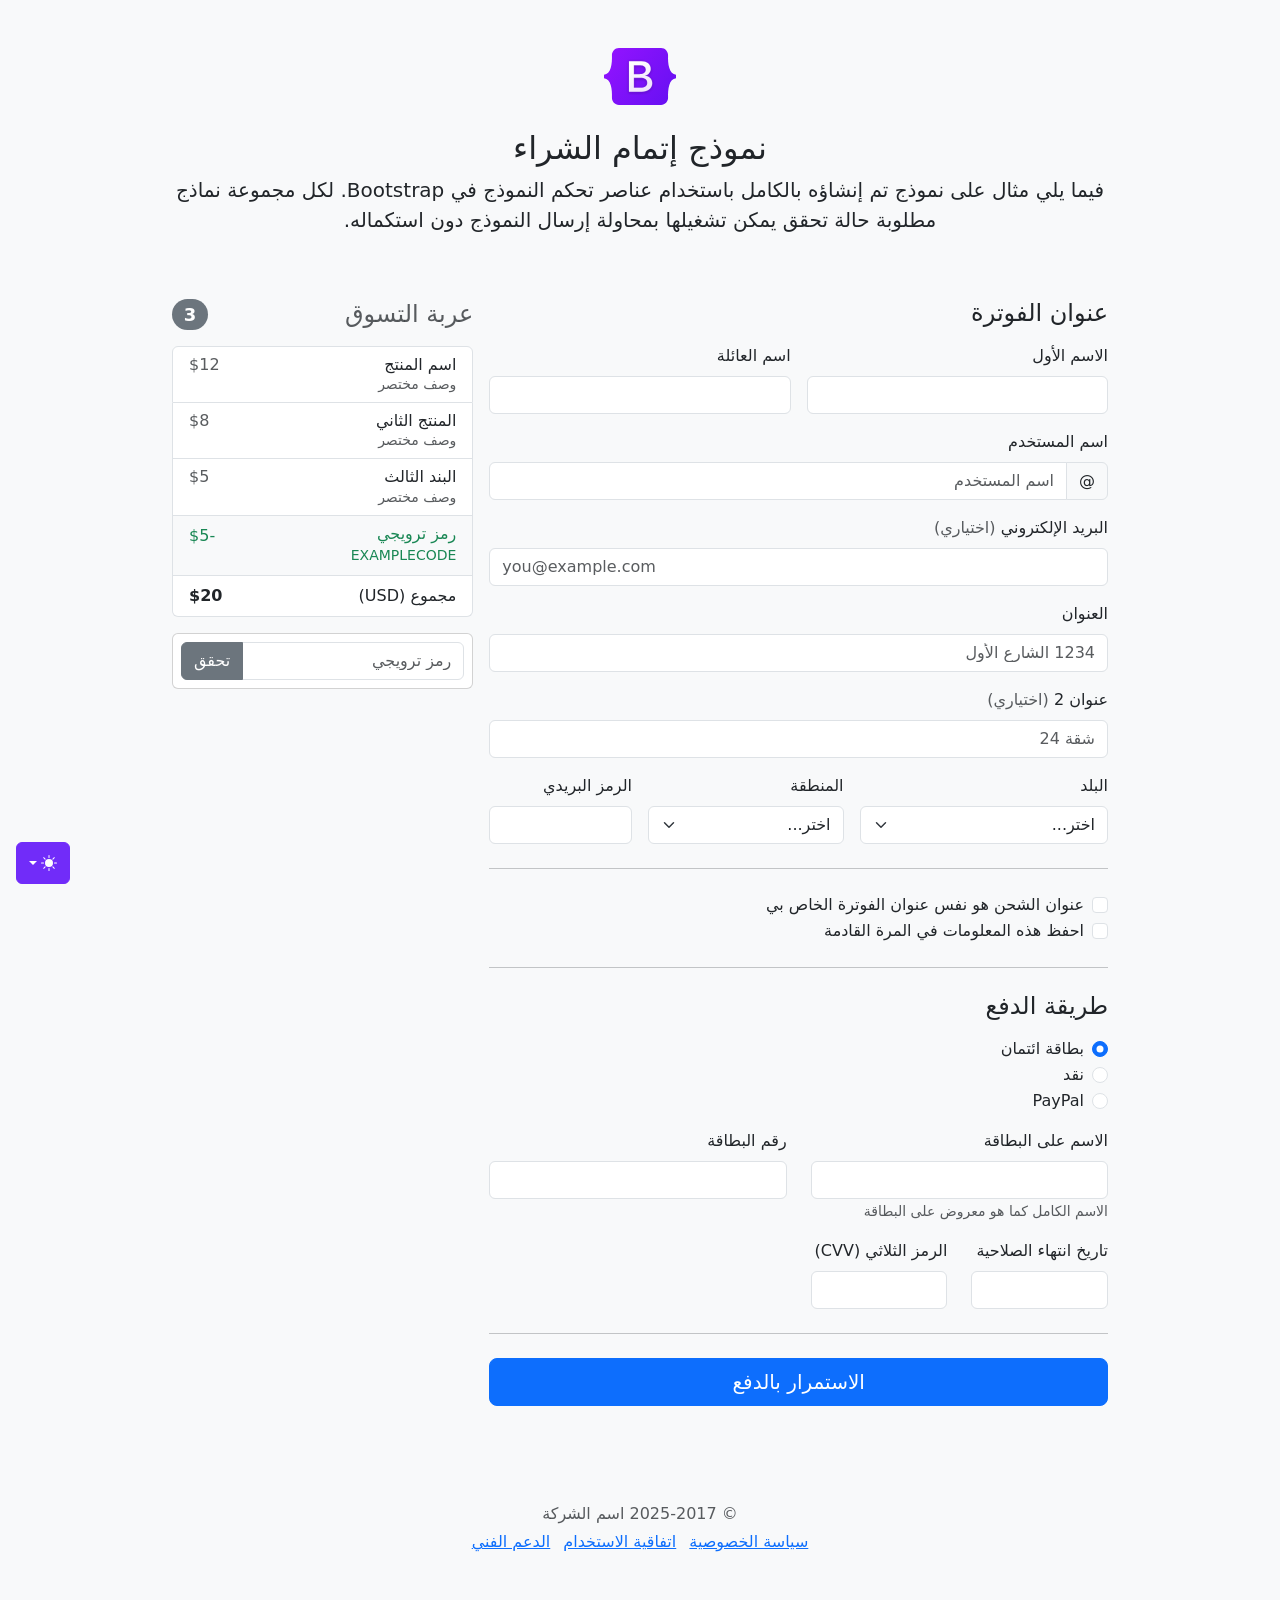
<file: bootstrap/checkout-rtl/index.html>
<!doctype html>
<html lang="ar" dir="rtl" data-bs-theme="auto">
  <head>
    <meta charset="utf-8" />
    <meta name="viewport" content="width=device-width, initial-scale=1" />
    <meta name="description" content="" />
    <meta
      name="author"
      content="Mark Otto, Jacob Thornton, and Bootstrap contributors"
    />
    <meta name="generator" content="Astro v5.13.2" />
    <title>مثال إتمام الشراء · Bootstrap v5.3</title>
    <link
      rel="canonical"
      href="https://getbootstrap.com/docs/5.3/examples/checkout-rtl/"
    />
    <script src="../assets/js/color-modes.js"></script>
    <link href="../assets/dist/css/bootstrap.rtl.min.css" rel="stylesheet" />
    <meta name="theme-color" content="#712cf9" />
    <link href="../checkout/checkout.css" rel="stylesheet" />
    <style>
      .bd-placeholder-img {
        font-size: 1.125rem;
        text-anchor: middle;
        -webkit-user-select: none;
        -moz-user-select: none;
        user-select: none;
      }
      @media (min-width: 768px) {
        .bd-placeholder-img-lg {
          font-size: 3.5rem;
        }
      }
      .b-example-divider {
        width: 100%;
        height: 3rem;
        background-color: #0000001a;
        border: solid rgba(0, 0, 0, 0.15);
        border-width: 1px 0;
        box-shadow:
          inset 0 0.5em 1.5em #0000001a,
          inset 0 0.125em 0.5em #00000026;
      }
      .b-example-vr {
        flex-shrink: 0;
        width: 1.5rem;
        height: 100vh;
      }
      .bi {
        vertical-align: -0.125em;
        fill: currentColor;
      }
      .nav-scroller {
        position: relative;
        z-index: 2;
        height: 2.75rem;
        overflow-y: hidden;
      }
      .nav-scroller .nav {
        display: flex;
        flex-wrap: nowrap;
        padding-bottom: 1rem;
        margin-top: -1px;
        overflow-x: auto;
        text-align: center;
        white-space: nowrap;
        -webkit-overflow-scrolling: touch;
      }
      .btn-bd-primary {
        --bd-violet-bg: #712cf9;
        --bd-violet-rgb: 112.520718, 44.062154, 249.437846;
        --bs-btn-font-weight: 600;
        --bs-btn-color: var(--bs-white);
        --bs-btn-bg: var(--bd-violet-bg);
        --bs-btn-border-color: var(--bd-violet-bg);
        --bs-btn-hover-color: var(--bs-white);
        --bs-btn-hover-bg: #6528e0;
        --bs-btn-hover-border-color: #6528e0;
        --bs-btn-focus-shadow-rgb: var(--bd-violet-rgb);
        --bs-btn-active-color: var(--bs-btn-hover-color);
        --bs-btn-active-bg: #5a23c8;
        --bs-btn-active-border-color: #5a23c8;
      }
      .bd-mode-toggle {
        z-index: 1500;
      }
      .bd-mode-toggle .bi {
        width: 1em;
        height: 1em;
      }
      .bd-mode-toggle .dropdown-menu .active .bi {
        display: block !important;
      }
    </style>
  </head>
  <body class="bg-body-tertiary">
    <svg xmlns="http://www.w3.org/2000/svg" class="d-none">
      <symbol id="check2" viewBox="0 0 16 16">
        <path
          d="M13.854 3.646a.5.5 0 0 1 0 .708l-7 7a.5.5 0 0 1-.708 0l-3.5-3.5a.5.5 0 1 1 .708-.708L6.5 10.293l6.646-6.647a.5.5 0 0 1 .708 0z"
        ></path>
      </symbol>
      <symbol id="circle-half" viewBox="0 0 16 16">
        <path
          d="M8 15A7 7 0 1 0 8 1v14zm0 1A8 8 0 1 1 8 0a8 8 0 0 1 0 16z"
        ></path>
      </symbol>
      <symbol id="moon-stars-fill" viewBox="0 0 16 16">
        <path
          d="M6 .278a.768.768 0 0 1 .08.858 7.208 7.208 0 0 0-.878 3.46c0 4.021 3.278 7.277 7.318 7.277.527 0 1.04-.055 1.533-.16a.787.787 0 0 1 .81.316.733.733 0 0 1-.031.893A8.349 8.349 0 0 1 8.344 16C3.734 16 0 12.286 0 7.71 0 4.266 2.114 1.312 5.124.06A.752.752 0 0 1 6 .278z"
        ></path>
        <path
          d="M10.794 3.148a.217.217 0 0 1 .412 0l.387 1.162c.173.518.579.924 1.097 1.097l1.162.387a.217.217 0 0 1 0 .412l-1.162.387a1.734 1.734 0 0 0-1.097 1.097l-.387 1.162a.217.217 0 0 1-.412 0l-.387-1.162A1.734 1.734 0 0 0 9.31 6.593l-1.162-.387a.217.217 0 0 1 0-.412l1.162-.387a1.734 1.734 0 0 0 1.097-1.097l.387-1.162zM13.863.099a.145.145 0 0 1 .274 0l.258.774c.115.346.386.617.732.732l.774.258a.145.145 0 0 1 0 .274l-.774.258a1.156 1.156 0 0 0-.732.732l-.258.774a.145.145 0 0 1-.274 0l-.258-.774a1.156 1.156 0 0 0-.732-.732l-.774-.258a.145.145 0 0 1 0-.274l.774-.258c.346-.115.617-.386.732-.732L13.863.1z"
        ></path>
      </symbol>
      <symbol id="sun-fill" viewBox="0 0 16 16">
        <path
          d="M8 12a4 4 0 1 0 0-8 4 4 0 0 0 0 8zM8 0a.5.5 0 0 1 .5.5v2a.5.5 0 0 1-1 0v-2A.5.5 0 0 1 8 0zm0 13a.5.5 0 0 1 .5.5v2a.5.5 0 0 1-1 0v-2A.5.5 0 0 1 8 13zm8-5a.5.5 0 0 1-.5.5h-2a.5.5 0 0 1 0-1h2a.5.5 0 0 1 .5.5zM3 8a.5.5 0 0 1-.5.5h-2a.5.5 0 0 1 0-1h2A.5.5 0 0 1 3 8zm10.657-5.657a.5.5 0 0 1 0 .707l-1.414 1.415a.5.5 0 1 1-.707-.708l1.414-1.414a.5.5 0 0 1 .707 0zm-9.193 9.193a.5.5 0 0 1 0 .707L3.05 13.657a.5.5 0 0 1-.707-.707l1.414-1.414a.5.5 0 0 1 .707 0zm9.193 2.121a.5.5 0 0 1-.707 0l-1.414-1.414a.5.5 0 0 1 .707-.707l1.414 1.414a.5.5 0 0 1 0 .707zM4.464 4.465a.5.5 0 0 1-.707 0L2.343 3.05a.5.5 0 1 1 .707-.707l1.414 1.414a.5.5 0 0 1 0 .708z"
        ></path>
      </symbol>
    </svg>
    <div
      class="dropdown position-fixed bottom-0 end-0 mb-3 me-3 bd-mode-toggle"
    >
      <button
        class="btn btn-bd-primary py-2 dropdown-toggle d-flex align-items-center"
        id="bd-theme"
        type="button"
        aria-expanded="false"
        data-bs-toggle="dropdown"
        aria-label="Toggle theme (auto)"
      >
        <svg class="bi my-1 theme-icon-active" aria-hidden="true">
          <use href="#circle-half"></use>
        </svg>
        <span class="visually-hidden" id="bd-theme-text">Toggle theme</span>
      </button>
      <ul
        class="dropdown-menu dropdown-menu-end shadow"
        aria-labelledby="bd-theme-text"
      >
        <li>
          <button
            type="button"
            class="dropdown-item d-flex align-items-center"
            data-bs-theme-value="light"
            aria-pressed="false"
          >
            <svg class="bi me-2 opacity-50" aria-hidden="true">
              <use href="#sun-fill"></use>
            </svg>
            Light
            <svg class="bi ms-auto d-none" aria-hidden="true">
              <use href="#check2"></use>
            </svg>
          </button>
        </li>
        <li>
          <button
            type="button"
            class="dropdown-item d-flex align-items-center"
            data-bs-theme-value="dark"
            aria-pressed="false"
          >
            <svg class="bi me-2 opacity-50" aria-hidden="true">
              <use href="#moon-stars-fill"></use>
            </svg>
            Dark
            <svg class="bi ms-auto d-none" aria-hidden="true">
              <use href="#check2"></use>
            </svg>
          </button>
        </li>
        <li>
          <button
            type="button"
            class="dropdown-item d-flex align-items-center active"
            data-bs-theme-value="auto"
            aria-pressed="true"
          >
            <svg class="bi me-2 opacity-50" aria-hidden="true">
              <use href="#circle-half"></use>
            </svg>
            Auto
            <svg class="bi ms-auto d-none" aria-hidden="true">
              <use href="#check2"></use>
            </svg>
          </button>
        </li>
      </ul>
    </div>
    <div class="container">
      <main>
        <div class="py-5 text-center">
          <img
            class="d-block mx-auto mb-4"
            src="../assets/brand/bootstrap-logo.svg"
            alt=""
            width="72"
            height="57"
          />
          <h1 class="h2">نموذج إتمام الشراء</h1>
          <p class="lead">
            فيما يلي مثال على نموذج تم إنشاؤه بالكامل باستخدام عناصر تحكم
            النموذج في Bootstrap. لكل مجموعة نماذج مطلوبة حالة تحقق يمكن تشغيلها
            بمحاولة إرسال النموذج دون استكماله.
          </p>
        </div>
        <div class="row g-3">
          <div class="col-md-5 col-lg-4 order-md-last">
            <h4 class="d-flex justify-content-between align-items-center mb-3">
              <span class="text-body-secondary">عربة التسوق</span>
              <span class="badge bg-secondary rounded-pill">3</span>
            </h4>
            <ul class="list-group mb-3">
              <li class="list-group-item d-flex justify-content-between lh-sm">
                <div>
                  <h6 class="my-0">اسم المنتج</h6>
                  <small class="text-body-secondary">وصف مختصر</small>
                </div>
                <span class="text-body-secondary">$12</span>
              </li>
              <li class="list-group-item d-flex justify-content-between lh-sm">
                <div>
                  <h6 class="my-0">المنتج الثاني</h6>
                  <small class="text-body-secondary">وصف مختصر</small>
                </div>
                <span class="text-body-secondary">$8</span>
              </li>
              <li class="list-group-item d-flex justify-content-between lh-sm">
                <div>
                  <h6 class="my-0">البند الثالث</h6>
                  <small class="text-body-secondary">وصف مختصر</small>
                </div>
                <span class="text-body-secondary">$5</span>
              </li>
              <li
                class="list-group-item d-flex justify-content-between bg-body-tertiary"
              >
                <div class="text-success">
                  <h6 class="my-0">رمز ترويجي</h6>
                  <small>EXAMPLECODE</small>
                </div>
                <span class="text-success">-$5</span>
              </li>
              <li class="list-group-item d-flex justify-content-between">
                <span>مجموع (USD)</span> <strong>$20</strong>
              </li>
            </ul>
            <form class="card p-2">
              <div class="input-group">
                <input
                  type="text"
                  class="form-control"
                  placeholder="رمز ترويجي"
                />
                <button type="submit" class="btn btn-secondary">تحقق</button>
              </div>
            </form>
          </div>
          <div class="col-md-7 col-lg-8">
            <h4 class="mb-3">عنوان الفوترة</h4>
            <form class="needs-validation" novalidate>
              <div class="row g-3">
                <div class="col-sm-6">
                  <label for="firstName" class="form-label">الاسم الأول</label>
                  <input
                    type="text"
                    class="form-control"
                    id="firstName"
                    placeholder=""
                    value=""
                    required
                  />
                  <div class="invalid-feedback">يرجى إدخال اسم أول صحيح.</div>
                </div>
                <div class="col-sm-6">
                  <label for="lastName" class="form-label">اسم العائلة</label>
                  <input
                    type="text"
                    class="form-control"
                    id="lastName"
                    placeholder=""
                    value=""
                    required
                  />
                  <div class="invalid-feedback">يرجى إدخال اسم عائلة صحيح.</div>
                </div>
                <div class="col-12">
                  <label for="username" class="form-label">اسم المستخدم</label>
                  <div class="input-group has-validation">
                    <span class="input-group-text">@</span>
                    <input
                      type="text"
                      class="form-control"
                      id="username"
                      placeholder="اسم المستخدم"
                      required
                    />
                    <div class="invalid-feedback">
                      اسم المستخدم الخاص بك مطلوب.
                    </div>
                  </div>
                </div>
                <div class="col-12">
                  <label for="email" class="form-label"
                    >البريد الإلكتروني
                    <span class="text-body-secondary">(اختياري)</span></label
                  >
                  <input
                    type="email"
                    class="form-control"
                    id="email"
                    placeholder="you@example.com"
                  />
                  <div class="invalid-feedback">
                    يرجى إدخال عنوان بريد إلكتروني صحيح لتصلكم تحديثات الشحن.
                  </div>
                </div>
                <div class="col-12">
                  <label for="address" class="form-label">العنوان</label>
                  <input
                    type="text"
                    class="form-control"
                    id="address"
                    placeholder="1234 الشارع الأول"
                    required
                  />
                  <div class="invalid-feedback">
                    يرجى إدخال عنوان الشحن الخاص بك.
                  </div>
                </div>
                <div class="col-12">
                  <label for="address2" class="form-label"
                    >عنوان 2
                    <span class="text-body-secondary">(اختياري)</span></label
                  >
                  <input
                    type="text"
                    class="form-control"
                    id="address2"
                    placeholder="شقة 24"
                  />
                </div>
                <div class="col-md-5">
                  <label for="country" class="form-label">البلد</label>
                  <select class="form-select" id="country" required>
                    <option value="">اختر...</option>
                    <option>الولايات المتحدة الأمريكية</option>
                  </select>
                  <div class="invalid-feedback">يرجى اختيار بلد صحيح.</div>
                </div>
                <div class="col-md-4">
                  <label for="state" class="form-label">المنطقة</label>
                  <select class="form-select" id="state" required>
                    <option value="">اختر...</option>
                    <option>كاليفورنيا</option>
                  </select>
                  <div class="invalid-feedback">
                    يرجى اختيار اسم منطقة صحيح.
                  </div>
                </div>
                <div class="col-md-3">
                  <label for="zip" class="form-label">الرمز البريدي</label>
                  <input
                    type="text"
                    class="form-control"
                    id="zip"
                    placeholder=""
                    required
                  />
                  <div class="invalid-feedback">الرمز البريدي مطلوب.</div>
                </div>
              </div>
              <hr class="my-4" />
              <div class="form-check">
                <input
                  type="checkbox"
                  class="form-check-input"
                  id="same-address"
                />
                <label class="form-check-label" for="same-address"
                  >عنوان الشحن هو نفس عنوان الفوترة الخاص بي</label
                >
              </div>
              <div class="form-check">
                <input
                  type="checkbox"
                  class="form-check-input"
                  id="save-info"
                />
                <label class="form-check-label" for="save-info"
                  >احفظ هذه المعلومات في المرة القادمة</label
                >
              </div>
              <hr class="my-4" />
              <h4 class="mb-3">طريقة الدفع</h4>
              <div class="my-3">
                <div class="form-check">
                  <input
                    id="credit"
                    name="paymentMethod"
                    type="radio"
                    class="form-check-input"
                    checked
                    required
                  />
                  <label class="form-check-label" for="credit"
                    >بطاقة ائتمان</label
                  >
                </div>
                <div class="form-check">
                  <input
                    id="cash"
                    name="paymentMethod"
                    type="radio"
                    class="form-check-input"
                    required
                  />
                  <label class="form-check-label" for="cash">نقد</label>
                </div>
                <div class="form-check">
                  <input
                    id="paypal"
                    name="paymentMethod"
                    type="radio"
                    class="form-check-input"
                    required
                  />
                  <label class="form-check-label" for="paypal">PayPal</label>
                </div>
              </div>
              <div class="row gy-3">
                <div class="col-md-6">
                  <label for="cc-name" class="form-label"
                    >الاسم على البطاقة</label
                  >
                  <input
                    type="text"
                    class="form-control"
                    id="cc-name"
                    placeholder=""
                    required
                  />
                  <small class="text-body-secondary"
                    >الاسم الكامل كما هو معروض على البطاقة</small
                  >
                  <div class="invalid-feedback">الاسم على البطاقة مطلوب</div>
                </div>
                <div class="col-md-6">
                  <label for="cc-number" class="form-label">رقم البطاقة</label>
                  <input
                    type="text"
                    class="form-control"
                    id="cc-number"
                    placeholder=""
                    required
                  />
                  <div class="invalid-feedback">رقم بطاقة الائتمان مطلوب</div>
                </div>
                <div class="col-md-3">
                  <label for="cc-expiration" class="form-label"
                    >تاريخ انتهاء الصلاحية</label
                  >
                  <input
                    type="text"
                    class="form-control"
                    id="cc-expiration"
                    placeholder=""
                    required
                  />
                  <div class="invalid-feedback">
                    تاريخ انتهاء الصلاحية مطلوب
                  </div>
                </div>
                <div class="col-md-3">
                  <label for="cc-cvv" class="form-label"
                    >الرمز الثلاثي (CVV)</label
                  >
                  <input
                    type="text"
                    class="form-control"
                    id="cc-cvv"
                    placeholder=""
                    required
                  />
                  <div class="invalid-feedback">رمز الحماية مطلوب</div>
                </div>
              </div>
              <hr class="my-4" />
              <button class="w-100 btn btn-primary btn-lg" type="submit">
                الاستمرار بالدفع
              </button>
            </form>
          </div>
        </div>
      </main>
      <footer class="my-5 pt-5 text-body-secondary text-center text-small">
        <p class="mb-1">&copy; 2025-2017 اسم الشركة</p>
        <ul class="list-inline">
          <li class="list-inline-item"><a href="#">سياسة الخصوصية</a></li>
          <li class="list-inline-item"><a href="#">اتفاقية الاستخدام</a></li>
          <li class="list-inline-item"><a href="#">الدعم الفني</a></li>
        </ul>
      </footer>
    </div>
    <script
      src="../assets/dist/js/bootstrap.bundle.min.js"
      class="astro-vvvwv3sm"
    ></script>
    <script src="../checkout/checkout.js" class="astro-vvvwv3sm"></script>
  </body>
</html>
</file>
<file: meuprojeto/styles.css>
/* Reset básico */
* {
  margin: 0;
  padding: 0;
  box-sizing: border-box;
}

/* Corpo */
body {
  font-family: Arial, sans-serif;
  color: #3e2f25;

  /* Fundo tom café com leite */
  background-color: #d8c3a5;

  background-image:
    radial-gradient(circle, rgba(70,40,20,0.18) 1px, transparent 1px),
    linear-gradient(
      rgba(245,236,224,0.88),
      rgba(245,236,224,0.88)
    ),
    url("");

  background-size:
    12px 12px,
    cover,
    cover;

  background-position: center;
  background-repeat: repeat, no-repeat, no-repeat;
  background-attachment: fixed;

  min-height: 100vh;
}

/* Container */
.container {
  max-width: 400px;
  margin: 50px auto;
  padding: 25px;

  background: rgba(255, 248, 240, 0.92);

  border: 3px solid #222;

  border-radius: 12px;

  box-shadow: 8px 8px 0px #555;
}

/* Centralização */
.text-center {
  text-align: center;
}

/* Avatar */
.avatar {
  width: 120px;
  border-radius: 50%;
  margin-bottom: 15px;

  border: 3px solid #111;
}

/* Títulos */
.title {
  font-size: 24px;
  margin-bottom: 5px;

  text-transform: uppercase;
  font-weight: bold;

  color: #111;
}

.subtitle {
  font-size: 14px;
  margin-bottom: 20px;

  color: #444;
}

/* Links */
.links {
  display: flex;
  flex-direction: column;
  gap: 12px;
  margin-bottom: 20px;
}

/* Botões */
.btn {
  display: block;
  padding: 12px;

  text-decoration: none;

  border-radius: 8px;

  transition: 0.3s;

  cursor: pointer;

  font-weight: bold;

  border: 2px solid #000;

  box-shadow: 4px 4px 0px #444;
}

/* Variantes */
.btn-primary {
  background-color: #000;
  color: #fff;
}

.btn-secondary {
  background-color: #1a1a1a;
  color: #fff;
}

.btn-dark {
  background-color: #111;
  color: #fff;
}

.btn-outline {
  border: 2px solid #000;
  background: transparent;
  color: #000;
}

/* Hover */
.btn:hover {
  transform: translateY(-3px);

  box-shadow: 6px 6px 0px #222;

  opacity: 0.95;
}

/* Tema escuro */
.dark-mode {
  background-color: #111;
  color: #f5f5f5;
}

.dark-mode .container {
  background: rgba(30, 30, 30, 0.94);

  border-color: #fff;

  box-shadow: 8px 8px 0px #555;
}

.dark-mode .btn {
  border-color: #fff;

  box-shadow: 4px 4px 0px #555;
}

.dark-mode .btn-outline {
  color: #fff;
  border-color: #fff;
}/* Reset básico */
* {
  margin: 0;
  padding: 0;
  box-sizing: border-box;
}

/* Corpo */
body {
  font-family: Arial, sans-serif;
  color: #3e2f25;

  /* Fundo tom café com leite */
  background-color: #d8c3a5;

  background-image: 
    radial-gradient(circle, rgba(70,40,20,0.18) 1px, transparent 1px),
    linear-gradient(
      rgba(245,236,224,0.88),
      rgba(245,236,224,0.88)
    ),
    url(".");

  background-size:
    12px 12px,
    cover,
    cover;

  background-position: center;
  background-repeat: repeat, no-repeat, no-repeat;
  background-attachment: fixed;

  min-height: 100vh;
}

/* Container */
.container {
  max-width: 400px;
  margin: 50px auto;
  padding: 25px;

  background: rgba(255, 248, 240, 0.92);

  border: 3px solid #222;

  border-radius: 12px;

  box-shadow: 8px 8px 0px #555;
}

/* Centralização */
.text-center {
  text-align: center;
}

/* Avatar */
.avatar {
  width: 120px;
  border-radius: 50%;
  margin-bottom: 15px;

  border: 3px solid #111;
}

/* Títulos */
.title {
  font-size: 24px;
  margin-bottom: 5px;

  text-transform: uppercase;
  font-weight: bold;

  color: #111;
}

.subtitle {
  font-size: 14px;
  margin-bottom: 20px;

  color: #252525;
}

/* Links */
.links {
  display: flex;
  flex-direction: column;
  gap: 12px;
  margin-bottom: 20px;
}

/* Botões */
.btn {
  display: block;
  padding: 12px;

  text-decoration: none;

  border-radius: 8px;

  transition: 0.3s;

  cursor: pointer;

  font-weight: bold;

  border: 2px solid #000;

  box-shadow: 4px 4px 0px #444;
}

/* Variantes */
.btn-primary {
  background-color: #000000;
  color: #fff;
}

.btn-secondary {
  background-color: #000000;
  color: #fff;
}

.btn-dark {
  background-color: #252525;
  color: #fff;
}

.btn-outline {
  border: 2px solid #1f1e1e;
  background: transparent;
  color: #000;
}

/* Hover */
.btn:hover {
  transform: translateY(-3px);

  box-shadow: 6px 6px 0px #222;

  opacity: 0.95;
}

/* Tema escuro */
.dark-mode {
  background-color: #7c7c7c;
  color: #f5f5f5;
}

.dark-mode .container {
  background: rgb(70, 70, 70);

  border-color: #fff;

  box-shadow: 8px 8px 0px #555;
}

.dark-mode .btn {
  border-color: #fff;

  box-shadow: 4px 4px 0px #555;
}

.dark-mode .btn-outline {
  color: #fff;
  border-color: #fff;
}/* Reset básico */
* {
  margin: 0;
  padding: 0;
  box-sizing: border-box;
}

/* Corpo */
body {
  font-family: Arial, sans-serif;
  color: #3e2f25;

  /* Fundo */
  background-color: #ffffff;

  background-image:
    radial-gradient( circle (70,40,20,0.18) 1px, transparent 1px),
    linear-gradient(
      rgba(245,236,224,0.88),
      rgba(245,236,224,0.88)
    ),
    url("");

  background-size:
    12px 12px,
    cover,
    cover;

  background-position: center;
  background-repeat: repeat, no-repeat, no-repeat;
  background-attachment: fixed;

  min-height: 100vh;
}

/* Container */
.container {
  max-width: 400px;
  margin: 50px auto;
  padding: 25px;

  background: rgba(255, 248, 240, 0.92);

  border: 3px solid #222;

  border-radius: 12px;

  box-shadow: 8px 8px 0px #555;
}

/* Centralização */
.text-center {
  text-align: center;
}

/* Avatar */
.avatar {
  width: 120px;
  border-radius: 50%;
  margin-bottom: 15px;

  border: 3px solid #111;
}

/* Títulos */
.title {
  font-size: 24px;
  margin-bottom: 5px;

  text-transform: uppercase;
  font-weight: bold;

  color: #111;
}

.subtitle {
  font-size: 14px;
  margin-bottom: 20px;

  color: #444;
}

/* Links */
.links {
  display: flex;
  flex-direction: column;
  gap: 12px;
  margin-bottom: 20px;
}

/* Botões */
.btn {
  display: block;
  padding: 12px;

  text-decoration: none;

  border-radius: 8px;

  transition: 0.3s;

  cursor: pointer;

  font-weight: bold;

  border: 2px solid #000;

  box-shadow: 4px 4px 0px #444;
}

/* Variantes */
.btn-primary {
  background-color: #242424;
  color: #fff;
}

.btn-secondary {
  background-color:#242424;
  color: #fff;
}

.btn-dark {
  background-color: #242424
  color #fff
}

.btn-outline {
  border: 2px solid #000;
  background: transparent;
  color: #252525;
}

/* Hover */
.btn:hover {
  transform: translateY(-3px);

  box-shadow: 6px 6px 0px #222;

  opacity: 0.95;
}

/* Tema escuro */
.dark-mode {
  background-color: #000000;
  color: #ffffff;
}

.dark-mode .container {
  background: rgba(131, 131, 131, 0.94);

  border-color: #1b1a1a;

  box-shadow: 8px 8px 0px #252525;
}

.dark-mode .btn {
  border-color: #1b1a1a;

  box-shadow: 4px 4px 0px #252525;
}

.dark-mode .btn-outline {
  color: #000000;
  border-color: #1f1e1e;
}
</file>
<file: modelo/estilos.css>
html, body,reset{
    margin: 0;
    padding: 0;
}

html, body{
    font-family: Arial, Helvetica, sans-serif;
}

.texto-direita{
   text-align: right;
}

.texto-esquerdo{
    text-align: center;
}

.barra-navegacao{
    background-color: black;
    padding: 10px;
}

.link{
    padding: 5px 25px;
    color: black;
    background-color: white;
}

h1{
    color: rgb(0, 0, 0);
    margin: 0;
    padding: 20px;
    background-color:transparent;
}

.wrapper {
    display: flex;
}

.meia-caixa{
    width: 50%;
    background-color: rgb(250, 3, 3);
    height: 250px;
    color: white;
    padding: 10px;
}

.meia-caixa{
    width: 50%;
    background-color: rgb(250, 3, 3);
    height: 250px;
    color: white;
    padding: 10px;
}

.caixa-completa{
    width: 100%;
    background-color: rgb(62, 155, 9);
    height: 500px;
    color: white;
    padding: 10px;
}
</file>
<file: youtube/css/style.css>
h1{
background: purple;
color:yellow
}

h3 {
    background: white;
    color: hwb(315 0% 1%);
}
</file>
<file: bootstrap/album/css/style.css>
/* RESET */
*{
  margin: 0;
  padding: 0;
  box-sizing: border-box;
}

/* BODY */
body{
  background:url("../img/espaco.jpg") center/cover fixed;
  color:white;
}

.timeline{
  display:flex;
  gap:40px;

  overflow-x:auto;

  padding:50px;

  scroll-behavior:smooth;
}

.timeline::-webkit-scrollbar{
  height:10px;
}

.timeline::-webkit-scrollbar-thumb{
  background:#00bfff;
  border-radius:20px;
}

.planet-card{
  min-width:320px;

  background:rgba(20,20,50,.8);

  border:1px solid rgba(255,255,255,.15);

  border-radius:20px;

  text-align:center;

  padding:20px;

  backdrop-filter:blur(10px);

  transition:.4s;
}

.planet-card:hover{
  transform:translateY(-10px);
}

.planet-card img{
  width:220px;
  height:220px;

  object-fit:cover;

  border-radius:50%;

  margin-bottom:15px;
}

.planet-card h3{
  font-size:2rem;
}

.planet-card p{
  margin:10px 0;
}

/* NAVBAR */
.navbar{
  backdrop-filter: blur(10px);
  background: rgba(0,0,0,0.5) !important;
}

/* TITULO */
h1{
  text-shadow:
    0 0 25px rgba(255,255,255,0.6),
    0 0 50px rgba(0,153,255,0.5);
}

/* CARDS */
.card{
  backdrop-filter: blur(12px);
  background: rgba(255,255,255,0.08);
  border: 1px solid rgba(255,255,255,0.15);
  border-radius: 25px;
  overflow: hidden;
  transition: 0.4s ease;
  animation: aparecer 1s ease;
  color: white;
  height: 100%;
}

.card:hover{
  transform: translateY(-10px);

  box-shadow:
    0 15px 35px rgba(0,0,0,0.5),
    0 0 20px rgba(0,153,255,0.4);
}

/* ANIMAÇÃO DOS CARDS */
@keyframes aparecer{
  from{
    opacity: 0;
    transform: translateY(40px);
  }

  to{
    opacity: 1;
    transform: translateY(0);
  }
}

/* PLANETAS */
.planeta {
  width: 220px;
  height: 220px;
  object-fit: cover;
  border-radius: 50%;
  margin: 20px auto;
  display: block;

  animation: girar 25s linear infinite;

  transition: transform 0.4s ease;
}

/* Efeito ao passar o mouse */
.planeta:hover {
  animation-play-state: paused;
  transform: scale(1.08);
}

/* Rotação */
@keyframes girar {
  from {
    transform: rotate(0deg);
  }

  to {
    transform: rotate(360deg);
  }
}

/* BOTÕES */
.btn{
  border-radius: 30px;
  transition: 0.3s ease;
}

.btn:hover{
  transform: scale(1.05);

  box-shadow:
    0 0 15px rgba(0,191,255,0.7),
    0 0 35px rgba(0,153,255,0.4);
}

/* BOTÃO PRINCIPAL */
.btn-primary{
  background: linear-gradient(45deg,#0066ff,#00bfff);
  border: none;
}

/* BOTÃO SECUNDÁRIO */
.btn-secondary{
  background: linear-gradient(45deg,#6c757d,#9aa0a6);
  border: none;
}

/* TEXTO DOS CARDS */
.card-text{
  color: rgba(255,255,255,0.8);
}

/* FOOTER */
footer{
  background: rgba(0,0,0,0.5);
  backdrop-filter: blur(10px);
}
/* SCROLL SUAVE */
html{
  scroll-behavior: smooth;
}
.shooting-star{
  position: fixed;
  top: 0;
  left: -100px;

  width: 2px;
  height: 100px;

  background: white;

  transform: rotate(-45deg);

  animation: estrelaCadente 5s linear infinite;
}
</file>
<file: bootstrap/blog/blog.rtl.css>
/* stylelint-disable @stylistic/selector-list-comma-newline-after */

.blog-header-logo {
  font-family: Amiri, Georgia, "Times New Roman", serif;
  font-size: 2.25rem;
}

.blog-header-logo:hover {
  text-decoration: none;
}

h1, h2, h3, h4, h5, h6 {
  font-family: Amiri, Georgia, "Times New Roman", serif;
}

.flex-auto {
  flex: 0 0 auto;
}

.h-250 { height: 250px; }
@media (min-width: 768px) {
  .h-md-250 { height: 250px; }
}

/* Pagination */
.blog-pagination {
  margin-bottom: 4rem;
}

/*
 * Blog posts
 */
.blog-post {
  margin-bottom: 4rem;
}
.blog-post-meta {
  margin-bottom: 1.25rem;
  color: #727272;
}
</file>
<file: bootstrap/blog/blog.css>
/* stylelint-disable @stylistic/selector-list-comma-newline-after */

.blog-header-logo {
  font-family: "Playfair Display", Georgia, "Times New Roman", serif/*rtl:Amiri, Georgia, "Times New Roman", serif*/;
  font-size: 2.25rem;
}

.blog-header-logo:hover {
  text-decoration: none;
}

h1, h2, h3, h4, h5, h6 {
  font-family: "Playfair Display", Georgia, "Times New Roman", serif/*rtl:Amiri, Georgia, "Times New Roman", serif*/;
}

.flex-auto {
  flex: 0 0 auto;
}

.h-250 { height: 250px; }
@media (min-width: 768px) {
  .h-md-250 { height: 250px; }
}

/* Pagination */
.blog-pagination {
  margin-bottom: 4rem;
}

/*
 * Blog posts
 */
.blog-post {
  margin-bottom: 4rem;
}
.blog-post-meta {
  margin-bottom: 1.25rem;
  color: #727272;
}
</file>
<file: bootstrap/breadcrumbs/breadcrumbs.css>
.breadcrumb-chevron {
  --bs-breadcrumb-divider: url("data:image/svg+xml,%3Csvg xmlns='http://www.w3.org/2000/svg' width='16' height='16' fill='%236c757d'%3E%3Cpath fill-rule='evenodd' d='M4.646 1.646a.5.5 0 0 1 .708 0l6 6a.5.5 0 0 1 0 .708l-6 6a.5.5 0 0 1-.708-.708L10.293 8 4.646 2.354a.5.5 0 0 1 0-.708z'/%3E%3C/svg%3E");
  gap: .5rem;
}
.breadcrumb-chevron .breadcrumb-item {
  display: flex;
  gap: inherit;
  align-items: center;
  padding-left: 0;
  line-height: 1;
}
.breadcrumb-chevron .breadcrumb-item::before {
  gap: inherit;
  float: none;
  width: 1rem;
  height: 1rem;
}

.breadcrumb-custom .breadcrumb-item {
  position: relative;
  flex-grow: 1;
  padding: .75rem 3rem;
}
.breadcrumb-custom .breadcrumb-item::before {
  display: none;
}
.breadcrumb-custom .breadcrumb-item::after {
  position: absolute;
  top: 50%;
  right: -25px;
  z-index: 1;
  display: inline-block;
  width: 50px;
  height: 50px;
  margin-top: -25px;
  content: "";
  background-color: var(--bs-tertiary-bg);
  border-top-right-radius: .5rem;
  box-shadow: 1px -1px var(--bs-border-color);
  transform: scale(.707) rotate(45deg);
}
.breadcrumb-custom .breadcrumb-item:first-child {
  padding-left: 1.5rem;
}
.breadcrumb-custom .breadcrumb-item:last-child {
  padding-right: 1.5rem;
}
.breadcrumb-custom .breadcrumb-item:last-child::after {
  display: none;
}
</file>
<file: bootstrap/carousel/carousel.rtl.css>
/* GLOBAL STYLES
-------------------------------------------------- */
/* Padding below the footer and lighter body text */

body {
  padding-top: 3rem;
  padding-bottom: 3rem;
  color: rgb(var(--bs-tertiary-color-rgb));
}


/* CUSTOMIZE THE CAROUSEL
-------------------------------------------------- */

/* Carousel base class */
.carousel {
  margin-bottom: 4rem;
}
/* Since positioning the image, we need to help out the caption */
.carousel-caption {
  bottom: 3rem;
  z-index: 10;
}

/* Declare heights because of positioning of img element */
.carousel-item {
  height: 32rem;
}


/* MARKETING CONTENT
-------------------------------------------------- */

/* Center align the text within the three columns below the carousel */
.marketing .col-lg-4 {
  margin-bottom: 1.5rem;
  text-align: center;
}
.marketing .col-lg-4 p {
  margin-right: .75rem;
  margin-left: .75rem;
}


/* Featurettes
------------------------- */

.featurette-divider {
  margin: 5rem 0; /* Space out the Bootstrap <hr> more */
}

/* Thin out the marketing headings */

/* RESPONSIVE CSS
-------------------------------------------------- */

@media (min-width: 40em) {
  /* Bump up size of carousel content */
  .carousel-caption p {
    margin-bottom: 1.25rem;
    font-size: 1.25rem;
    line-height: 1.4;
  }

  .featurette-heading {
    font-size: 50px;
  }
}

@media (min-width: 62em) {
  .featurette-heading {
    margin-top: 7rem;
  }
}
</file>
<file: bootstrap/carousel/carousel.css>
/* GLOBAL STYLES
-------------------------------------------------- */
/* Padding below the footer and lighter body text */

body {
  padding-top: 3rem;
  padding-bottom: 3rem;
  color: rgb(var(--bs-tertiary-color-rgb));
}


/* CUSTOMIZE THE CAROUSEL
-------------------------------------------------- */

/* Carousel base class */
.carousel {
  margin-bottom: 4rem;
}
/* Since positioning the image, we need to help out the caption */
.carousel-caption {
  bottom: 3rem;
  z-index: 10;
}

/* Declare heights because of positioning of img element */
.carousel-item {
  height: 32rem;
}


/* MARKETING CONTENT
-------------------------------------------------- */

/* Center align the text within the three columns below the carousel */
.marketing .col-lg-4 {
  margin-bottom: 1.5rem;
  text-align: center;
}
/* rtl:begin:ignore */
.marketing .col-lg-4 p {
  margin-right: .75rem;
  margin-left: .75rem;
}
/* rtl:end:ignore */


/* Featurettes
------------------------- */

.featurette-divider {
  margin: 5rem 0; /* Space out the Bootstrap <hr> more */
}

/* Thin out the marketing headings */
/* rtl:begin:remove */
.featurette-heading {
  letter-spacing: -.05rem;
}

/* rtl:end:remove */

/* RESPONSIVE CSS
-------------------------------------------------- */

@media (min-width: 40em) {
  /* Bump up size of carousel content */
  .carousel-caption p {
    margin-bottom: 1.25rem;
    font-size: 1.25rem;
    line-height: 1.4;
  }

  .featurette-heading {
    font-size: 50px;
  }
}

@media (min-width: 62em) {
  .featurette-heading {
    margin-top: 7rem;
  }
}
</file>
<file: bootstrap/checkout/checkout.css>
.container {
  max-width: 960px;
}
</file>
<file: bootstrap/cheatsheet/cheatsheet.rtl.css>
body {
  scroll-behavior: smooth;
}

/**
 * Bootstrap "Journal code" icon
 * @link https://icons.getbootstrap.com/icons/journal-code/
 */
.bd-heading a::before {
  display: inline-block;
  width: 1em;
  height: 1em;
  margin-left: .25rem;
  content: "";
  background-image: url("data:image/svg+xml,%3Csvg xmlns='http://www.w3.org/2000/svg' fill='%23999' viewBox='0 0 16 16'%3E%3Cpath d='M4 1h8a2 2 0 0 1 2 2v10a2 2 0 0 1-2 2H4a2 2 0 0 1-2-2h1a1 1 0 0 0 1 1h8a1 1 0 0 0 1-1V3a1 1 0 0 0-1-1H4a1 1 0 0 0-1 1H2a2 2 0 0 1 2-2z'/%3E%3Cpath d='M2 5v-.5a.5.5 0 0 1 1 0V5h.5a.5.5 0 0 1 0 1h-2a.5.5 0 0 1 0-1H2zm0 3v-.5a.5.5 0 0 1 1 0V8h.5a.5.5 0 0 1 0 1h-2a.5.5 0 0 1 0-1H2zm0 3v-.5a.5.5 0 0 1 1 0v.5h.5a.5.5 0 0 1 0 1h-2a.5.5 0 0 1 0-1H2z'/%3E%3Cpath fill-rule='evenodd' d='M8.646 5.646a.5.5 0 0 1 .708 0l2 2a.5.5 0 0 1 0 .708l-2 2a.5.5 0 0 1-.708-.708L10.293 8 8.646 6.354a.5.5 0 0 1 0-.708zm-1.292 0a.5.5 0 0 0-.708 0l-2 2a.5.5 0 0 0 0 .708l2 2a.5.5 0 0 0 .708-.708L5.707 8l1.647-1.646a.5.5 0 0 0 0-.708z'/%3E%3C/svg%3E");
  background-size: 1em;
}

/* stylelint-disable-next-line selector-max-universal */
.bd-heading + div > * + * {
  margin-top: 3rem;
}

/* Table of contents */
.bd-aside a {
  padding: .1875rem .5rem;
  margin-top: .125rem;
  margin-right: .3125rem;
  color: var(--bs-body-color);
}

.bd-aside a:hover,
.bd-aside a:focus {
  color: var(--bs-body-color);
  background-color: rgba(121, 82, 179, .1);
}

.bd-aside .active {
  font-weight: 600;
  color: var(--bs-body-color);
}

.bd-aside .btn {
  padding: .25rem .5rem;
  font-weight: 600;
  color: var(--bs-body-color);
}

.bd-aside .btn:hover,
.bd-aside .btn:focus {
  color: var(--bs-body-color);
  background-color: rgba(121, 82, 179, .1);
}

.bd-aside .btn:focus {
  box-shadow: 0 0 0 1px rgba(121, 82, 179, .7);
}

.bd-aside .btn::before {
  width: 1.25em;
  line-height: 0;
  content: url("data:image/svg+xml,%3csvg xmlns='http://www.w3.org/2000/svg' width='16' height='16' viewBox='0 0 16 16'%3e%3cpath fill='none' stroke='%23ccc' stroke-linecap='round' stroke-linejoin='round' stroke-width='2' d='M5 14l6-6-6-6'/%3e%3c/svg%3e");
  transition: transform .35s ease;
  transform: rotate(180deg) translateX(-2px);
  transform-origin: .5em 50%;
}

.bd-aside .btn[aria-expanded="true"]::before {
  transform: rotate(90deg);
}


/* Examples */
.scrollspy-example {
  height: 200px;
}

[id="modal"] .bd-example .btn,
[id="buttons"] .bd-example .btn,
[id="tooltips"] .bd-example .btn,
[id="popovers"] .bd-example .btn,
[id="dropdowns"] .bd-example .btn-group,
[id="dropdowns"] .bd-example .dropdown,
[id="dropdowns"] .bd-example .dropup,
[id="dropdowns"] .bd-example .dropend,
[id="dropdowns"] .bd-example .dropstart {
  margin: 0 0 1rem 1rem;
}

/* Layout */
@media (min-width: 1200px) {
  body {
    display: grid;
    grid-template-rows: auto;
    grid-template-columns: 1fr 4fr 1fr;
    gap: 1rem;
  }

  .bd-header {
    position: fixed;
    top: 0;
    right: 0;
    left: 0;
    z-index: 1030;
    grid-column: 1 / span 3;
  }

  .bd-aside,
  .bd-cheatsheet {
    padding-top: 4rem;
  }

  /**
   * 1. Too bad only Firefox supports subgrids ATM
   */
  .bd-cheatsheet,
  .bd-cheatsheet section,
  .bd-cheatsheet article {
    display: inherit; /* 1 */
    grid-template-rows: auto;
    grid-template-columns: 1fr 4fr;
    grid-column: 1 / span 2;
    gap: inherit; /* 1 */
  }

  .bd-aside {
    grid-area: 1 / 3;
    scroll-margin-top: 4rem;
  }

  .bd-cheatsheet section,
  .bd-cheatsheet section > h2 {
    top: 2rem;
    scroll-margin-top: 2rem;
  }

  .bd-cheatsheet section > h2::before {
    position: absolute;
    top: 0;
    right: 0;
    bottom: -2rem;
    left: 0;
    z-index: -1;
    content: "";
  }

  .bd-cheatsheet article,
  .bd-cheatsheet .bd-heading {
    top: 8rem;
    scroll-margin-top: 8rem;
  }

  .bd-cheatsheet .bd-heading {
    z-index: 1;
  }
}
</file>
<file: bootstrap/cheatsheet/cheatsheet.css>
body {
  scroll-behavior: smooth;
}

/**
 * Bootstrap "Journal code" icon
 * @link https://icons.getbootstrap.com/icons/journal-code/
 */
.bd-heading a::before {
  display: inline-block;
  width: 1em;
  height: 1em;
  margin-right: .25rem;
  content: "";
  background-image: url("data:image/svg+xml,%3Csvg xmlns='http://www.w3.org/2000/svg' fill='%23999' viewBox='0 0 16 16'%3E%3Cpath d='M4 1h8a2 2 0 0 1 2 2v10a2 2 0 0 1-2 2H4a2 2 0 0 1-2-2h1a1 1 0 0 0 1 1h8a1 1 0 0 0 1-1V3a1 1 0 0 0-1-1H4a1 1 0 0 0-1 1H2a2 2 0 0 1 2-2z'/%3E%3Cpath d='M2 5v-.5a.5.5 0 0 1 1 0V5h.5a.5.5 0 0 1 0 1h-2a.5.5 0 0 1 0-1H2zm0 3v-.5a.5.5 0 0 1 1 0V8h.5a.5.5 0 0 1 0 1h-2a.5.5 0 0 1 0-1H2zm0 3v-.5a.5.5 0 0 1 1 0v.5h.5a.5.5 0 0 1 0 1h-2a.5.5 0 0 1 0-1H2z'/%3E%3Cpath fill-rule='evenodd' d='M8.646 5.646a.5.5 0 0 1 .708 0l2 2a.5.5 0 0 1 0 .708l-2 2a.5.5 0 0 1-.708-.708L10.293 8 8.646 6.354a.5.5 0 0 1 0-.708zm-1.292 0a.5.5 0 0 0-.708 0l-2 2a.5.5 0 0 0 0 .708l2 2a.5.5 0 0 0 .708-.708L5.707 8l1.647-1.646a.5.5 0 0 0 0-.708z'/%3E%3C/svg%3E");
  background-size: 1em;
}

/* stylelint-disable-next-line selector-max-universal */
.bd-heading + div > * + * {
  margin-top: 3rem;
}

/* Table of contents */
.bd-aside a {
  padding: .1875rem .5rem;
  margin-top: .125rem;
  margin-left: .3125rem;
  color: var(--bs-body-color);
}

.bd-aside a:hover,
.bd-aside a:focus {
  color: var(--bs-body-color);
  background-color: rgba(121, 82, 179, .1);
}

.bd-aside .active {
  font-weight: 600;
  color: var(--bs-body-color);
}

.bd-aside .btn {
  padding: .25rem .5rem;
  font-weight: 600;
  color: var(--bs-body-color);
}

.bd-aside .btn:hover,
.bd-aside .btn:focus {
  color: var(--bs-body-color);
  background-color: rgba(121, 82, 179, .1);
}

.bd-aside .btn:focus {
  box-shadow: 0 0 0 1px rgba(121, 82, 179, .7);
}

.bd-aside .btn::before {
  width: 1.25em;
  line-height: 0;
  content: url("data:image/svg+xml,%3csvg xmlns='http://www.w3.org/2000/svg' width='16' height='16' viewBox='0 0 16 16'%3e%3cpath fill='none' stroke='%23ccc' stroke-linecap='round' stroke-linejoin='round' stroke-width='2' d='M5 14l6-6-6-6'/%3e%3c/svg%3e");
  transition: transform .35s ease;

  /* rtl:raw:
  transform: rotate(180deg) translateX(-2px);
  */
  transform-origin: .5em 50%;
}

.bd-aside .btn[aria-expanded="true"]::before {
  transform: rotate(90deg)/* rtl:ignore */;
}


/* Examples */
.scrollspy-example {
  height: 200px;
}

[id="modal"] .bd-example .btn,
[id="buttons"] .bd-example .btn,
[id="tooltips"] .bd-example .btn,
[id="popovers"] .bd-example .btn,
[id="dropdowns"] .bd-example .btn-group,
[id="dropdowns"] .bd-example .dropdown,
[id="dropdowns"] .bd-example .dropup,
[id="dropdowns"] .bd-example .dropend,
[id="dropdowns"] .bd-example .dropstart {
  margin: 0 1rem 1rem 0;
}

/* Layout */
@media (min-width: 1200px) {
  body {
    display: grid;
    grid-template-rows: auto;
    grid-template-columns: 1fr 4fr 1fr;
    gap: 1rem;
  }

  .bd-header {
    position: fixed;
    top: 0;
    /* rtl:begin:ignore */
    right: 0;
    left: 0;
    /* rtl:end:ignore */
    z-index: 1030;
    grid-column: 1 / span 3;
  }

  .bd-aside,
  .bd-cheatsheet {
    padding-top: 4rem;
  }

  /**
   * 1. Too bad only Firefox supports subgrids ATM
   */
  .bd-cheatsheet,
  .bd-cheatsheet section,
  .bd-cheatsheet article {
    display: inherit; /* 1 */
    grid-template-rows: auto;
    grid-template-columns: 1fr 4fr;
    grid-column: 1 / span 2;
    gap: inherit; /* 1 */
  }

  .bd-aside {
    grid-area: 1 / 3;
    scroll-margin-top: 4rem;
  }

  .bd-cheatsheet section,
  .bd-cheatsheet section > h2 {
    top: 2rem;
    scroll-margin-top: 2rem;
  }

  .bd-cheatsheet section > h2::before {
    position: absolute;
    /* rtl:begin:ignore */
    top: 0;
    right: 0;
    bottom: -2rem;
    left: 0;
    /* rtl:end:ignore */
    z-index: -1;
    content: "";
  }

  .bd-cheatsheet article,
  .bd-cheatsheet .bd-heading {
    top: 8rem;
    scroll-margin-top: 8rem;
  }

  .bd-cheatsheet .bd-heading {
    z-index: 1;
  }
}
</file>
